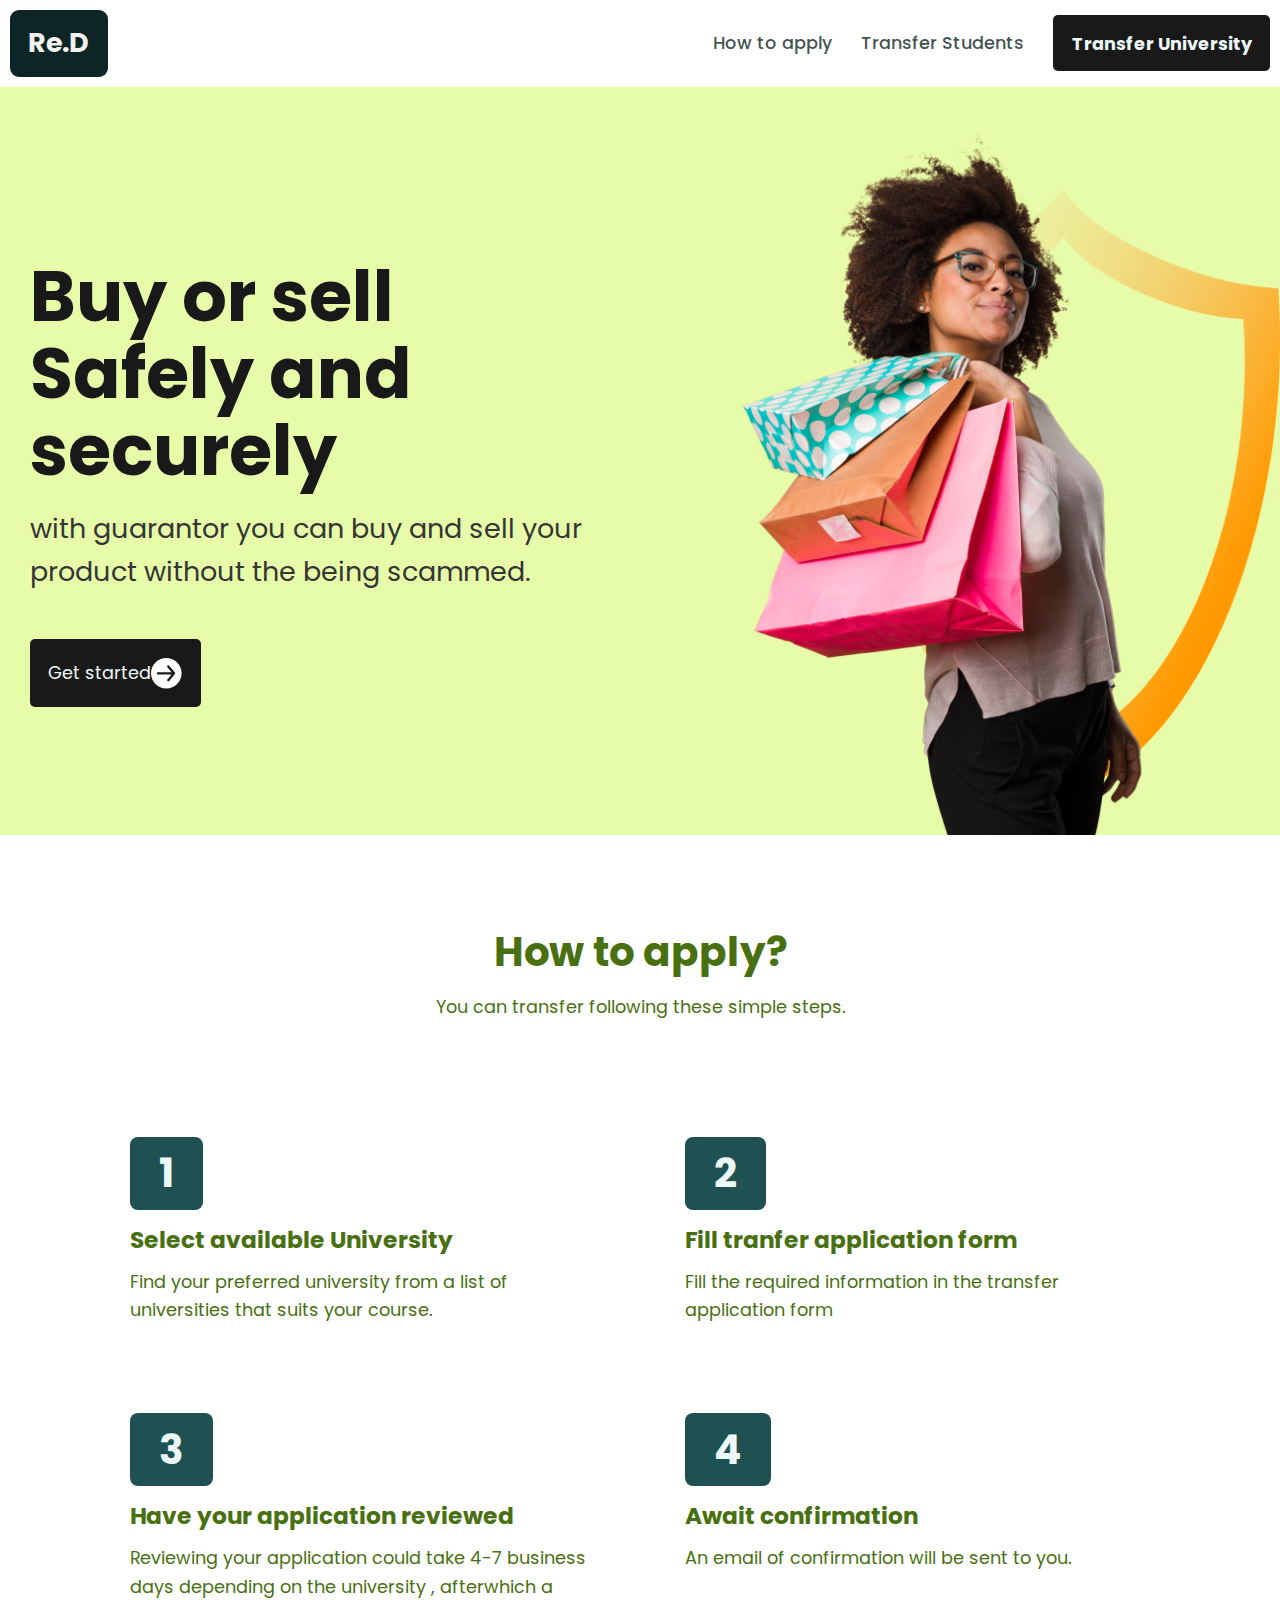
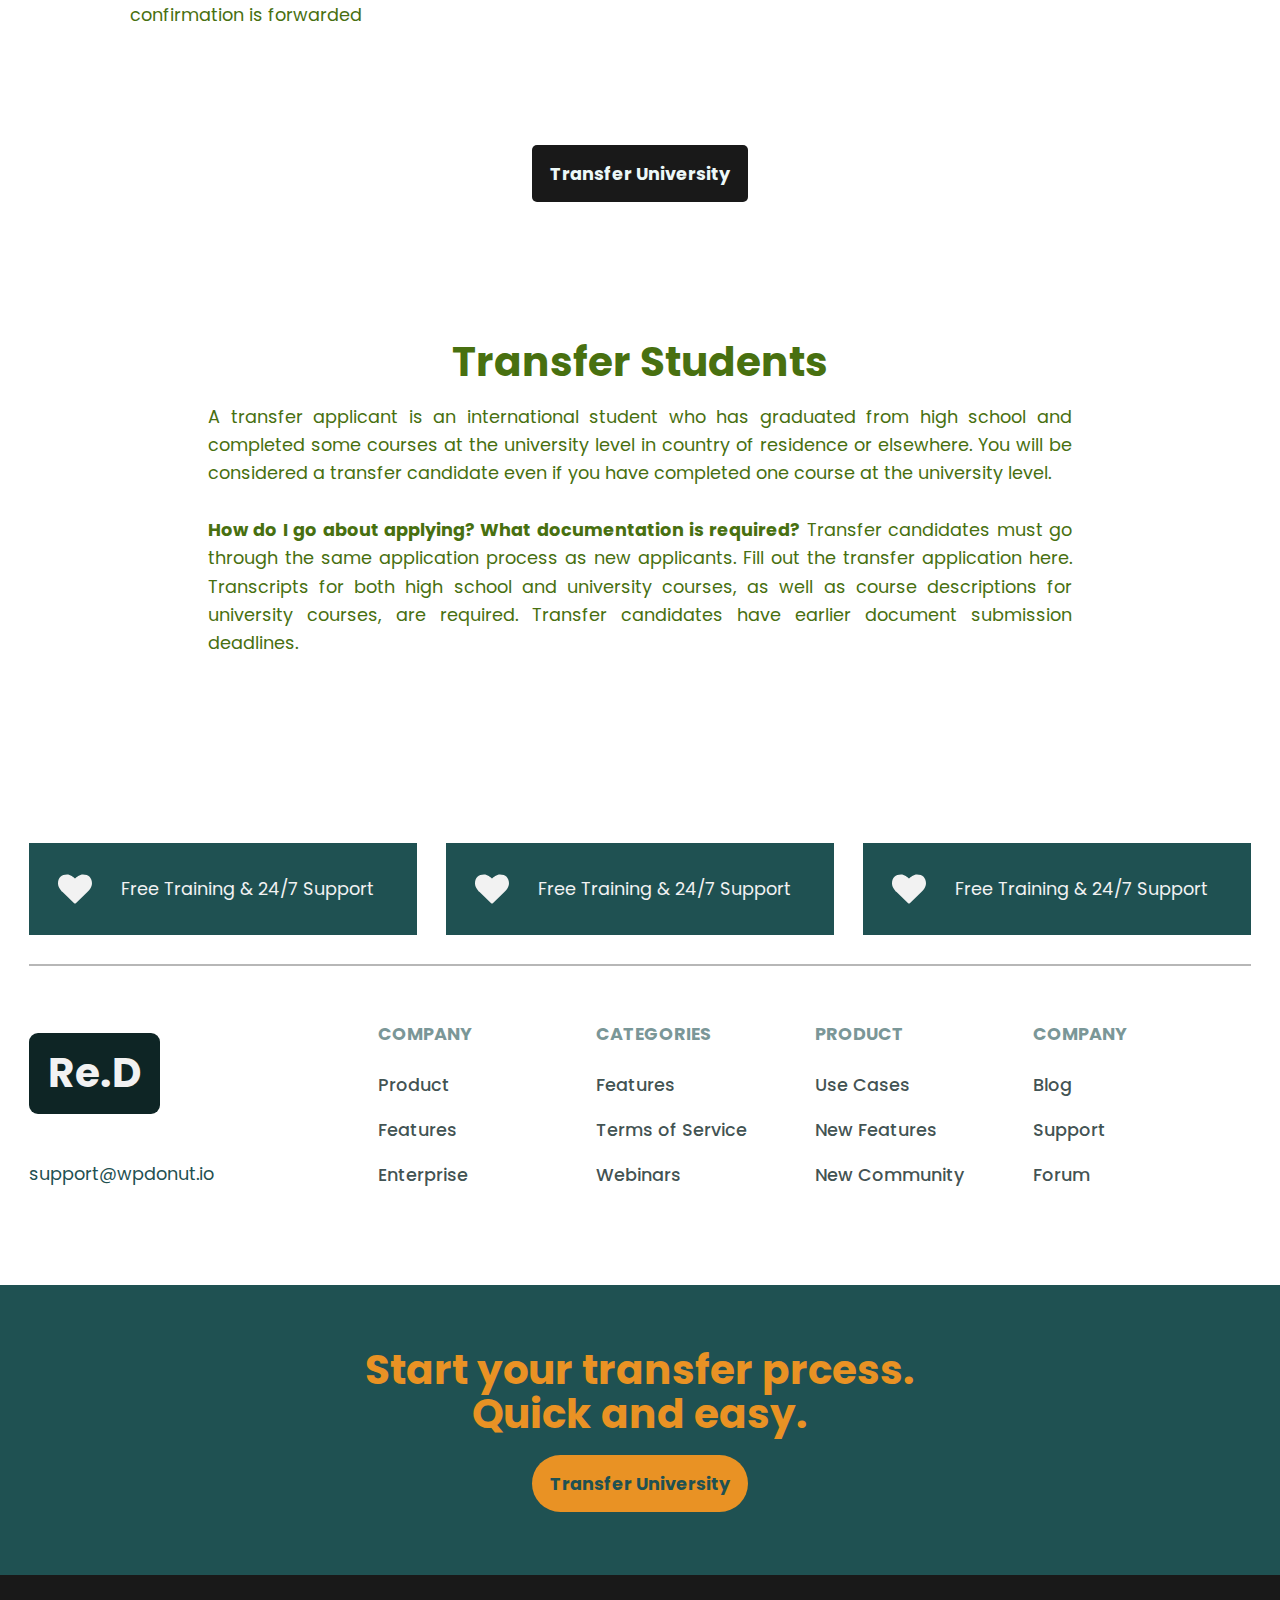
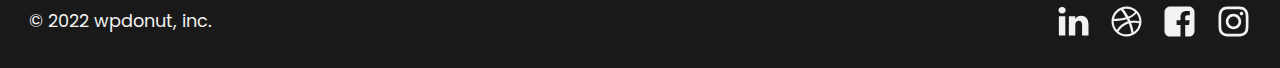
<file: index.html>
<!DOCTYPE html>
<html lang="en-US">
<head>
<meta charset="UTF-8">
<meta name="viewport" content="width=device-width">
<!-- WP_HEAD() START -->
<title>Sample Site - Just another WordPress site</title>
<meta name="robots" content="max-image-preview:large">
<link href="https://fonts.gstatic.com/" crossorigin rel="preconnect">
<link rel="stylesheet" id="wp-block-library-css" href="/wp-includes/css/dist/block-library/style.min.css?ver=6.0.1" type="text/css" media="all">
<style id="global-styles-inline-css" type="text/css">body{--wp--preset--color--black: #000000;--wp--preset--color--cyan-bluish-gray: #abb8c3;--wp--preset--color--white: #ffffff;--wp--preset--color--pale-pink: #f78da7;--wp--preset--color--vivid-red: #cf2e2e;--wp--preset--color--luminous-vivid-orange: #ff6900;--wp--preset--color--luminous-vivid-amber: #fcb900;--wp--preset--color--light-green-cyan: #7bdcb5;--wp--preset--color--vivid-green-cyan: #00d084;--wp--preset--color--pale-cyan-blue: #8ed1fc;--wp--preset--color--vivid-cyan-blue: #0693e3;--wp--preset--color--vivid-purple: #9b51e0;--wp--preset--gradient--vivid-cyan-blue-to-vivid-purple: linear-gradient(135deg,rgba(6,147,227,1) 0%,rgb(155,81,224) 100%);--wp--preset--gradient--light-green-cyan-to-vivid-green-cyan: linear-gradient(135deg,rgb(122,220,180) 0%,rgb(0,208,130) 100%);--wp--preset--gradient--luminous-vivid-amber-to-luminous-vivid-orange: linear-gradient(135deg,rgba(252,185,0,1) 0%,rgba(255,105,0,1) 100%);--wp--preset--gradient--luminous-vivid-orange-to-vivid-red: linear-gradient(135deg,rgba(255,105,0,1) 0%,rgb(207,46,46) 100%);--wp--preset--gradient--very-light-gray-to-cyan-bluish-gray: linear-gradient(135deg,rgb(238,238,238) 0%,rgb(169,184,195) 100%);--wp--preset--gradient--cool-to-warm-spectrum: linear-gradient(135deg,rgb(74,234,220) 0%,rgb(151,120,209) 20%,rgb(207,42,186) 40%,rgb(238,44,130) 60%,rgb(251,105,98) 80%,rgb(254,248,76) 100%);--wp--preset--gradient--blush-light-purple: linear-gradient(135deg,rgb(255,206,236) 0%,rgb(152,150,240) 100%);--wp--preset--gradient--blush-bordeaux: linear-gradient(135deg,rgb(254,205,165) 0%,rgb(254,45,45) 50%,rgb(107,0,62) 100%);--wp--preset--gradient--luminous-dusk: linear-gradient(135deg,rgb(255,203,112) 0%,rgb(199,81,192) 50%,rgb(65,88,208) 100%);--wp--preset--gradient--pale-ocean: linear-gradient(135deg,rgb(255,245,203) 0%,rgb(182,227,212) 50%,rgb(51,167,181) 100%);--wp--preset--gradient--electric-grass: linear-gradient(135deg,rgb(202,248,128) 0%,rgb(113,206,126) 100%);--wp--preset--gradient--midnight: linear-gradient(135deg,rgb(2,3,129) 0%,rgb(40,116,252) 100%);--wp--preset--duotone--dark-grayscale: url('#wp-duotone-dark-grayscale');--wp--preset--duotone--grayscale: url('#wp-duotone-grayscale');--wp--preset--duotone--purple-yellow: url('#wp-duotone-purple-yellow');--wp--preset--duotone--blue-red: url('#wp-duotone-blue-red');--wp--preset--duotone--midnight: url('#wp-duotone-midnight');--wp--preset--duotone--magenta-yellow: url('#wp-duotone-magenta-yellow');--wp--preset--duotone--purple-green: url('#wp-duotone-purple-green');--wp--preset--duotone--blue-orange: url('#wp-duotone-blue-orange');--wp--preset--font-size--small: 13px;--wp--preset--font-size--medium: 20px;--wp--preset--font-size--large: 36px;--wp--preset--font-size--x-large: 42px;}.has-black-color{color: var(--wp--preset--color--black) !important;}.has-cyan-bluish-gray-color{color: var(--wp--preset--color--cyan-bluish-gray) !important;}.has-white-color{color: var(--wp--preset--color--white) !important;}.has-pale-pink-color{color: var(--wp--preset--color--pale-pink) !important;}.has-vivid-red-color{color: var(--wp--preset--color--vivid-red) !important;}.has-luminous-vivid-orange-color{color: var(--wp--preset--color--luminous-vivid-orange) !important;}.has-luminous-vivid-amber-color{color: var(--wp--preset--color--luminous-vivid-amber) !important;}.has-light-green-cyan-color{color: var(--wp--preset--color--light-green-cyan) !important;}.has-vivid-green-cyan-color{color: var(--wp--preset--color--vivid-green-cyan) !important;}.has-pale-cyan-blue-color{color: var(--wp--preset--color--pale-cyan-blue) !important;}.has-vivid-cyan-blue-color{color: var(--wp--preset--color--vivid-cyan-blue) !important;}.has-vivid-purple-color{color: var(--wp--preset--color--vivid-purple) !important;}.has-black-background-color{background-color: var(--wp--preset--color--black) !important;}.has-cyan-bluish-gray-background-color{background-color: var(--wp--preset--color--cyan-bluish-gray) !important;}.has-white-background-color{background-color: var(--wp--preset--color--white) !important;}.has-pale-pink-background-color{background-color: var(--wp--preset--color--pale-pink) !important;}.has-vivid-red-background-color{background-color: var(--wp--preset--color--vivid-red) !important;}.has-luminous-vivid-orange-background-color{background-color: var(--wp--preset--color--luminous-vivid-orange) !important;}.has-luminous-vivid-amber-background-color{background-color: var(--wp--preset--color--luminous-vivid-amber) !important;}.has-light-green-cyan-background-color{background-color: var(--wp--preset--color--light-green-cyan) !important;}.has-vivid-green-cyan-background-color{background-color: var(--wp--preset--color--vivid-green-cyan) !important;}.has-pale-cyan-blue-background-color{background-color: var(--wp--preset--color--pale-cyan-blue) !important;}.has-vivid-cyan-blue-background-color{background-color: var(--wp--preset--color--vivid-cyan-blue) !important;}.has-vivid-purple-background-color{background-color: var(--wp--preset--color--vivid-purple) !important;}.has-black-border-color{border-color: var(--wp--preset--color--black) !important;}.has-cyan-bluish-gray-border-color{border-color: var(--wp--preset--color--cyan-bluish-gray) !important;}.has-white-border-color{border-color: var(--wp--preset--color--white) !important;}.has-pale-pink-border-color{border-color: var(--wp--preset--color--pale-pink) !important;}.has-vivid-red-border-color{border-color: var(--wp--preset--color--vivid-red) !important;}.has-luminous-vivid-orange-border-color{border-color: var(--wp--preset--color--luminous-vivid-orange) !important;}.has-luminous-vivid-amber-border-color{border-color: var(--wp--preset--color--luminous-vivid-amber) !important;}.has-light-green-cyan-border-color{border-color: var(--wp--preset--color--light-green-cyan) !important;}.has-vivid-green-cyan-border-color{border-color: var(--wp--preset--color--vivid-green-cyan) !important;}.has-pale-cyan-blue-border-color{border-color: var(--wp--preset--color--pale-cyan-blue) !important;}.has-vivid-cyan-blue-border-color{border-color: var(--wp--preset--color--vivid-cyan-blue) !important;}.has-vivid-purple-border-color{border-color: var(--wp--preset--color--vivid-purple) !important;}.has-vivid-cyan-blue-to-vivid-purple-gradient-background{background: var(--wp--preset--gradient--vivid-cyan-blue-to-vivid-purple) !important;}.has-light-green-cyan-to-vivid-green-cyan-gradient-background{background: var(--wp--preset--gradient--light-green-cyan-to-vivid-green-cyan) !important;}.has-luminous-vivid-amber-to-luminous-vivid-orange-gradient-background{background: var(--wp--preset--gradient--luminous-vivid-amber-to-luminous-vivid-orange) !important;}.has-luminous-vivid-orange-to-vivid-red-gradient-background{background: var(--wp--preset--gradient--luminous-vivid-orange-to-vivid-red) !important;}.has-very-light-gray-to-cyan-bluish-gray-gradient-background{background: var(--wp--preset--gradient--very-light-gray-to-cyan-bluish-gray) !important;}.has-cool-to-warm-spectrum-gradient-background{background: var(--wp--preset--gradient--cool-to-warm-spectrum) !important;}.has-blush-light-purple-gradient-background{background: var(--wp--preset--gradient--blush-light-purple) !important;}.has-blush-bordeaux-gradient-background{background: var(--wp--preset--gradient--blush-bordeaux) !important;}.has-luminous-dusk-gradient-background{background: var(--wp--preset--gradient--luminous-dusk) !important;}.has-pale-ocean-gradient-background{background: var(--wp--preset--gradient--pale-ocean) !important;}.has-electric-grass-gradient-background{background: var(--wp--preset--gradient--electric-grass) !important;}.has-midnight-gradient-background{background: var(--wp--preset--gradient--midnight) !important;}.has-small-font-size{font-size: var(--wp--preset--font-size--small) !important;}.has-medium-font-size{font-size: var(--wp--preset--font-size--medium) !important;}.has-large-font-size{font-size: var(--wp--preset--font-size--large) !important;}.has-x-large-font-size{font-size: var(--wp--preset--font-size--x-large) !important;}</style>
<link rel="stylesheet" id="automaticcss-framework-css" href="/wp-content/plugins/automaticcss-plugin/assets/css/automatic-framework.min.css?ver=1645568209" type="text/css" media="all">
<link rel="stylesheet" id="automaticcss-vars-css" href="/wp-content/plugins/automaticcss-plugin/assets/css/automatic-vars.css?ver=1648036197" type="text/css" media="all">
<link rel="stylesheet" id="oxygen-css" href="/wp-content/plugins/oxygen/component-framework/oxygen.css?ver=3.9.9" type="text/css" media="all">
<script type="text/javascript" src="/wp-includes/js/jquery/jquery.min.js?ver=3.6.0" id="jquery-core-js"></script>
<link rel="https://api.w.org/" href="/wp-json/">
<link rel="EditURI" type="application/rsd+xml" title="RSD" href="/xmlrpc.php?rsd">
<link rel="wlwmanifest" type="application/wlwmanifest+xml" href="/wp-includes/wlwmanifest.xml"> 
<meta name="generator" content="WordPress 6.0.1">
<style id="script-60e1793d4891d-css" type="text/css">/* BACKGROUND TRANSITIONS */
/* Fade */
.hvr-fade {
  display: inline-block;
  vertical-align: middle;
  -webkit-transform: perspective(1px) translateZ(0);
  transform: perspective(1px) translateZ(0);
  box-shadow: 0 0 1px rgba(0, 0, 0, 0);
  overflow: hidden;
  -webkit-transition-duration: 0.3s;
  transition-duration: 0.3s;
  -webkit-transition-property: color, background-color;
  transition-property: color, background-color;
}
.hvr-fade:hover, .hvr-fade:focus, .hvr-fade:active {
  background-color: #2098D1;
  color: white;
}

/* Back Pulse */
@-webkit-keyframes hvr-back-pulse {
  50% {
    background-color: rgba(32, 152, 209, 0.75);
  }
}
@keyframes hvr-back-pulse {
  50% {
    background-color: rgba(32, 152, 209, 0.75);
  }
}
.hvr-back-pulse {
  display: inline-block;
  vertical-align: middle;
  -webkit-transform: perspective(1px) translateZ(0);
  transform: perspective(1px) translateZ(0);
  box-shadow: 0 0 1px rgba(0, 0, 0, 0);
  overflow: hidden;
  -webkit-transition-duration: 0.5s;
  transition-duration: 0.5s;
  -webkit-transition-property: color, background-color;
  transition-property: color, background-color;
}
.hvr-back-pulse:hover, .hvr-back-pulse:focus, .hvr-back-pulse:active {
  -webkit-animation-name: hvr-back-pulse;
  animation-name: hvr-back-pulse;
  -webkit-animation-duration: 1s;
  animation-duration: 1s;
  -webkit-animation-delay: 0.5s;
  animation-delay: 0.5s;
  -webkit-animation-timing-function: linear;
  animation-timing-function: linear;
  -webkit-animation-iteration-count: infinite;
  animation-iteration-count: infinite;
  background-color: #2098D1;
  background-color: #2098d1;
  color: white;
}

/* Sweep To Right */
.hvr-sweep-to-right {
  display: inline-block;
  vertical-align: middle;
  -webkit-transform: perspective(1px) translateZ(0);
  transform: perspective(1px) translateZ(0);
  box-shadow: 0 0 1px rgba(0, 0, 0, 0);
  position: relative;
  -webkit-transition-property: color;
  transition-property: color;
  -webkit-transition-duration: 0.3s;
  transition-duration: 0.3s;
}
.hvr-sweep-to-right:before {
  content: "";
  position: absolute;
  z-index: -1;
  top: 0;
  left: 0;
  right: 0;
  bottom: 0;
  background: #2098D1;
  -webkit-transform: scaleX(0);
  transform: scaleX(0);
  -webkit-transform-origin: 0 50%;
  transform-origin: 0 50%;
  -webkit-transition-property: transform;
  transition-property: transform;
  -webkit-transition-duration: 0.3s;
  transition-duration: 0.3s;
  -webkit-transition-timing-function: ease-out;
  transition-timing-function: ease-out;
}
.hvr-sweep-to-right:hover, .hvr-sweep-to-right:focus, .hvr-sweep-to-right:active {
  color: white;
}
.hvr-sweep-to-right:hover:before, .hvr-sweep-to-right:focus:before, .hvr-sweep-to-right:active:before {
  -webkit-transform: scaleX(1);
  transform: scaleX(1);
}

/* Sweep To Left */
.hvr-sweep-to-left {
  display: inline-block;
  vertical-align: middle;
  -webkit-transform: perspective(1px) translateZ(0);
  transform: perspective(1px) translateZ(0);
  box-shadow: 0 0 1px rgba(0, 0, 0, 0);
  position: relative;
  -webkit-transition-property: color;
  transition-property: color;
  -webkit-transition-duration: 0.3s;
  transition-duration: 0.3s;
}
.hvr-sweep-to-left:before {
  content: "";
  position: absolute;
  z-index: -1;
  top: 0;
  left: 0;
  right: 0;
  bottom: 0;
  background: #2098D1;
  -webkit-transform: scaleX(0);
  transform: scaleX(0);
  -webkit-transform-origin: 100% 50%;
  transform-origin: 100% 50%;
  -webkit-transition-property: transform;
  transition-property: transform;
  -webkit-transition-duration: 0.3s;
  transition-duration: 0.3s;
  -webkit-transition-timing-function: ease-out;
  transition-timing-function: ease-out;
}
.hvr-sweep-to-left:hover, .hvr-sweep-to-left:focus, .hvr-sweep-to-left:active {
  color: white;
}
.hvr-sweep-to-left:hover:before, .hvr-sweep-to-left:focus:before, .hvr-sweep-to-left:active:before {
  -webkit-transform: scaleX(1);
  transform: scaleX(1);
}

/* Sweep To Bottom */
.hvr-sweep-to-bottom {
  display: inline-block;
  vertical-align: middle;
  -webkit-transform: perspective(1px) translateZ(0);
  transform: perspective(1px) translateZ(0);
  box-shadow: 0 0 1px rgba(0, 0, 0, 0);
  position: relative;
  -webkit-transition-property: color;
  transition-property: color;
  -webkit-transition-duration: 0.3s;
  transition-duration: 0.3s;
}
.hvr-sweep-to-bottom:before {
  content: "";
  position: absolute;
  z-index: -1;
  top: 0;
  left: 0;
  right: 0;
  bottom: 0;
  background: #2098D1;
  -webkit-transform: scaleY(0);
  transform: scaleY(0);
  -webkit-transform-origin: 50% 0;
  transform-origin: 50% 0;
  -webkit-transition-property: transform;
  transition-property: transform;
  -webkit-transition-duration: 0.3s;
  transition-duration: 0.3s;
  -webkit-transition-timing-function: ease-out;
  transition-timing-function: ease-out;
}
.hvr-sweep-to-bottom:hover, .hvr-sweep-to-bottom:focus, .hvr-sweep-to-bottom:active {
  color: white;
}
.hvr-sweep-to-bottom:hover:before, .hvr-sweep-to-bottom:focus:before, .hvr-sweep-to-bottom:active:before {
  -webkit-transform: scaleY(1);
  transform: scaleY(1);
}

/* Sweep To Top */
.hvr-sweep-to-top {
  display: inline-block;
  vertical-align: middle;
  -webkit-transform: perspective(1px) translateZ(0);
  transform: perspective(1px) translateZ(0);
  box-shadow: 0 0 1px rgba(0, 0, 0, 0);
  position: relative;
  -webkit-transition-property: color;
  transition-property: color;
  -webkit-transition-duration: 0.3s;
  transition-duration: 0.3s;
}
.hvr-sweep-to-top:before {
  content: "";
  position: absolute;
  z-index: -1;
  top: 0;
  left: 0;
  right: 0;
  bottom: 0;
  background: #2098D1;
  -webkit-transform: scaleY(0);
  transform: scaleY(0);
  -webkit-transform-origin: 50% 100%;
  transform-origin: 50% 100%;
  -webkit-transition-property: transform;
  transition-property: transform;
  -webkit-transition-duration: 0.3s;
  transition-duration: 0.3s;
  -webkit-transition-timing-function: ease-out;
  transition-timing-function: ease-out;
}
.hvr-sweep-to-top:hover, .hvr-sweep-to-top:focus, .hvr-sweep-to-top:active {
  color: white;
}
.hvr-sweep-to-top:hover:before, .hvr-sweep-to-top:focus:before, .hvr-sweep-to-top:active:before {
  -webkit-transform: scaleY(1);
  transform: scaleY(1);
}

/* Bounce To Right */
.hvr-bounce-to-right {
  display: inline-block;
  vertical-align: middle;
  -webkit-transform: perspective(1px) translateZ(0);
  transform: perspective(1px) translateZ(0);
  box-shadow: 0 0 1px rgba(0, 0, 0, 0);
  position: relative;
  -webkit-transition-property: color;
  transition-property: color;
  -webkit-transition-duration: 0.5s;
  transition-duration: 0.5s;
}
.hvr-bounce-to-right:before {
  content: "";
  position: absolute;
  z-index: -1;
  top: 0;
  left: 0;
  right: 0;
  bottom: 0;
  background: #2098D1;
  -webkit-transform: scaleX(0);
  transform: scaleX(0);
  -webkit-transform-origin: 0 50%;
  transform-origin: 0 50%;
  -webkit-transition-property: transform;
  transition-property: transform;
  -webkit-transition-duration: 0.5s;
  transition-duration: 0.5s;
  -webkit-transition-timing-function: ease-out;
  transition-timing-function: ease-out;
}
.hvr-bounce-to-right:hover, .hvr-bounce-to-right:focus, .hvr-bounce-to-right:active {
  color: white;
}
.hvr-bounce-to-right:hover:before, .hvr-bounce-to-right:focus:before, .hvr-bounce-to-right:active:before {
  -webkit-transform: scaleX(1);
  transform: scaleX(1);
  -webkit-transition-timing-function: cubic-bezier(0.52, 1.64, 0.37, 0.66);
  transition-timing-function: cubic-bezier(0.52, 1.64, 0.37, 0.66);
}

/* Bounce To Left */
.hvr-bounce-to-left {
  display: inline-block;
  vertical-align: middle;
  -webkit-transform: perspective(1px) translateZ(0);
  transform: perspective(1px) translateZ(0);
  box-shadow: 0 0 1px rgba(0, 0, 0, 0);
  position: relative;
  -webkit-transition-property: color;
  transition-property: color;
  -webkit-transition-duration: 0.5s;
  transition-duration: 0.5s;
}
.hvr-bounce-to-left:before {
  content: "";
  position: absolute;
  z-index: -1;
  top: 0;
  left: 0;
  right: 0;
  bottom: 0;
  background: #2098D1;
  -webkit-transform: scaleX(0);
  transform: scaleX(0);
  -webkit-transform-origin: 100% 50%;
  transform-origin: 100% 50%;
  -webkit-transition-property: transform;
  transition-property: transform;
  -webkit-transition-duration: 0.5s;
  transition-duration: 0.5s;
  -webkit-transition-timing-function: ease-out;
  transition-timing-function: ease-out;
}
.hvr-bounce-to-left:hover, .hvr-bounce-to-left:focus, .hvr-bounce-to-left:active {
  color: white;
}
.hvr-bounce-to-left:hover:before, .hvr-bounce-to-left:focus:before, .hvr-bounce-to-left:active:before {
  -webkit-transform: scaleX(1);
  transform: scaleX(1);
  -webkit-transition-timing-function: cubic-bezier(0.52, 1.64, 0.37, 0.66);
  transition-timing-function: cubic-bezier(0.52, 1.64, 0.37, 0.66);
}

/* Bounce To Bottom */
.hvr-bounce-to-bottom {
  display: inline-block;
  vertical-align: middle;
  -webkit-transform: perspective(1px) translateZ(0);
  transform: perspective(1px) translateZ(0);
  box-shadow: 0 0 1px rgba(0, 0, 0, 0);
  position: relative;
  -webkit-transition-property: color;
  transition-property: color;
  -webkit-transition-duration: 0.5s;
  transition-duration: 0.5s;
}
.hvr-bounce-to-bottom:before {
  content: "";
  position: absolute;
  z-index: -1;
  top: 0;
  left: 0;
  right: 0;
  bottom: 0;
  background: #2098D1;
  -webkit-transform: scaleY(0);
  transform: scaleY(0);
  -webkit-transform-origin: 50% 0;
  transform-origin: 50% 0;
  -webkit-transition-property: transform;
  transition-property: transform;
  -webkit-transition-duration: 0.5s;
  transition-duration: 0.5s;
  -webkit-transition-timing-function: ease-out;
  transition-timing-function: ease-out;
}
.hvr-bounce-to-bottom:hover, .hvr-bounce-to-bottom:focus, .hvr-bounce-to-bottom:active {
  color: white;
}
.hvr-bounce-to-bottom:hover:before, .hvr-bounce-to-bottom:focus:before, .hvr-bounce-to-bottom:active:before {
  -webkit-transform: scaleY(1);
  transform: scaleY(1);
  -webkit-transition-timing-function: cubic-bezier(0.52, 1.64, 0.37, 0.66);
  transition-timing-function: cubic-bezier(0.52, 1.64, 0.37, 0.66);
}

/* Bounce To Top */
.hvr-bounce-to-top {
  display: inline-block;
  vertical-align: middle;
  -webkit-transform: perspective(1px) translateZ(0);
  transform: perspective(1px) translateZ(0);
  box-shadow: 0 0 1px rgba(0, 0, 0, 0);
  position: relative;
  -webkit-transition-property: color;
  transition-property: color;
  -webkit-transition-duration: 0.5s;
  transition-duration: 0.5s;
}
.hvr-bounce-to-top:before {
  content: "";
  position: absolute;
  z-index: -1;
  top: 0;
  left: 0;
  right: 0;
  bottom: 0;
  background: #2098D1;
  -webkit-transform: scaleY(0);
  transform: scaleY(0);
  -webkit-transform-origin: 50% 100%;
  transform-origin: 50% 100%;
  -webkit-transition-property: transform;
  transition-property: transform;
  -webkit-transition-duration: 0.5s;
  transition-duration: 0.5s;
  -webkit-transition-timing-function: ease-out;
  transition-timing-function: ease-out;
}
.hvr-bounce-to-top:hover, .hvr-bounce-to-top:focus, .hvr-bounce-to-top:active {
  color: white;
}
.hvr-bounce-to-top:hover:before, .hvr-bounce-to-top:focus:before, .hvr-bounce-to-top:active:before {
  -webkit-transform: scaleY(1);
  transform: scaleY(1);
  -webkit-transition-timing-function: cubic-bezier(0.52, 1.64, 0.37, 0.66);
  transition-timing-function: cubic-bezier(0.52, 1.64, 0.37, 0.66);
}

/* Radial Out */
.hvr-radial-out {
  display: inline-block;
  vertical-align: middle;
  -webkit-transform: perspective(1px) translateZ(0);
  transform: perspective(1px) translateZ(0);
  box-shadow: 0 0 1px rgba(0, 0, 0, 0);
  position: relative;
  overflow: hidden;
  background: #e1e1e1;
  -webkit-transition-property: color;
  transition-property: color;
  -webkit-transition-duration: 0.3s;
  transition-duration: 0.3s;
}
.hvr-radial-out:before {
  content: "";
  position: absolute;
  z-index: -1;
  top: 0;
  left: 0;
  right: 0;
  bottom: 0;
  background: #2098D1;
  border-radius: 100%;
  -webkit-transform: scale(0);
  transform: scale(0);
  -webkit-transition-property: transform;
  transition-property: transform;
  -webkit-transition-duration: 0.3s;
  transition-duration: 0.3s;
  -webkit-transition-timing-function: ease-out;
  transition-timing-function: ease-out;
}
.hvr-radial-out:hover, .hvr-radial-out:focus, .hvr-radial-out:active {
  color: white;
}
.hvr-radial-out:hover:before, .hvr-radial-out:focus:before, .hvr-radial-out:active:before {
  -webkit-transform: scale(2);
  transform: scale(2);
}

/* Radial In */
.hvr-radial-in {
  display: inline-block;
  vertical-align: middle;
  -webkit-transform: perspective(1px) translateZ(0);
  transform: perspective(1px) translateZ(0);
  box-shadow: 0 0 1px rgba(0, 0, 0, 0);
  position: relative;
  overflow: hidden;
  background: #2098D1;
  -webkit-transition-property: color;
  transition-property: color;
  -webkit-transition-duration: 0.3s;
  transition-duration: 0.3s;
}
.hvr-radial-in:before {
  content: "";
  position: absolute;
  z-index: -1;
  top: 0;
  left: 0;
  right: 0;
  bottom: 0;
  background: #e1e1e1;
  border-radius: 100%;
  -webkit-transform: scale(2);
  transform: scale(2);
  -webkit-transition-property: transform;
  transition-property: transform;
  -webkit-transition-duration: 0.3s;
  transition-duration: 0.3s;
  -webkit-transition-timing-function: ease-out;
  transition-timing-function: ease-out;
}
.hvr-radial-in:hover, .hvr-radial-in:focus, .hvr-radial-in:active {
  color: white;
}
.hvr-radial-in:hover:before, .hvr-radial-in:focus:before, .hvr-radial-in:active:before {
  -webkit-transform: scale(0);
  transform: scale(0);
}

/* Rectangle In */
.hvr-rectangle-in {
  display: inline-block;
  vertical-align: middle;
  -webkit-transform: perspective(1px) translateZ(0);
  transform: perspective(1px) translateZ(0);
  box-shadow: 0 0 1px rgba(0, 0, 0, 0);
  position: relative;
  background: #2098D1;
  -webkit-transition-property: color;
  transition-property: color;
  -webkit-transition-duration: 0.3s;
  transition-duration: 0.3s;
}
.hvr-rectangle-in:before {
  content: "";
  position: absolute;
  z-index: -1;
  top: 0;
  left: 0;
  right: 0;
  bottom: 0;
  background: #e1e1e1;
  -webkit-transform: scale(1);
  transform: scale(1);
  -webkit-transition-property: transform;
  transition-property: transform;
  -webkit-transition-duration: 0.3s;
  transition-duration: 0.3s;
  -webkit-transition-timing-function: ease-out;
  transition-timing-function: ease-out;
}
.hvr-rectangle-in:hover, .hvr-rectangle-in:focus, .hvr-rectangle-in:active {
  color: white;
}
.hvr-rectangle-in:hover:before, .hvr-rectangle-in:focus:before, .hvr-rectangle-in:active:before {
  -webkit-transform: scale(0);
  transform: scale(0);
}

/* Rectangle Out */
.hvr-rectangle-out {
  display: inline-block;
  vertical-align: middle;
  -webkit-transform: perspective(1px) translateZ(0);
  transform: perspective(1px) translateZ(0);
  box-shadow: 0 0 1px rgba(0, 0, 0, 0);
  position: relative;
  background: #e1e1e1;
  -webkit-transition-property: color;
  transition-property: color;
  -webkit-transition-duration: 0.3s;
  transition-duration: 0.3s;
}
.hvr-rectangle-out:before {
  content: "";
  position: absolute;
  z-index: -1;
  top: 0;
  left: 0;
  right: 0;
  bottom: 0;
  background: #2098D1;
  -webkit-transform: scale(0);
  transform: scale(0);
  -webkit-transition-property: transform;
  transition-property: transform;
  -webkit-transition-duration: 0.3s;
  transition-duration: 0.3s;
  -webkit-transition-timing-function: ease-out;
  transition-timing-function: ease-out;
}
.hvr-rectangle-out:hover, .hvr-rectangle-out:focus, .hvr-rectangle-out:active {
  color: white;
}
.hvr-rectangle-out:hover:before, .hvr-rectangle-out:focus:before, .hvr-rectangle-out:active:before {
  -webkit-transform: scale(1);
  transform: scale(1);
}

/* Shutter In Horizontal */
.hvr-shutter-in-horizontal {
  display: inline-block;
  vertical-align: middle;
  -webkit-transform: perspective(1px) translateZ(0);
  transform: perspective(1px) translateZ(0);
  box-shadow: 0 0 1px rgba(0, 0, 0, 0);
  position: relative;
  background: #2098D1;
  -webkit-transition-property: color;
  transition-property: color;
  -webkit-transition-duration: 0.3s;
  transition-duration: 0.3s;
}
.hvr-shutter-in-horizontal:before {
  content: "";
  position: absolute;
  z-index: -1;
  top: 0;
  bottom: 0;
  left: 0;
  right: 0;
  background: #e1e1e1;
  -webkit-transform: scaleX(1);
  transform: scaleX(1);
  -webkit-transform-origin: 50%;
  transform-origin: 50%;
  -webkit-transition-property: transform;
  transition-property: transform;
  -webkit-transition-duration: 0.3s;
  transition-duration: 0.3s;
  -webkit-transition-timing-function: ease-out;
  transition-timing-function: ease-out;
}
.hvr-shutter-in-horizontal:hover, .hvr-shutter-in-horizontal:focus, .hvr-shutter-in-horizontal:active {
  color: white;
}
.hvr-shutter-in-horizontal:hover:before, .hvr-shutter-in-horizontal:focus:before, .hvr-shutter-in-horizontal:active:before {
  -webkit-transform: scaleX(0);
  transform: scaleX(0);
}

/* Shutter Out Horizontal */
.hvr-shutter-out-horizontal {
  display: inline-block;
  vertical-align: middle;
  -webkit-transform: perspective(1px) translateZ(0);
  transform: perspective(1px) translateZ(0);
  box-shadow: 0 0 1px rgba(0, 0, 0, 0);
  position: relative;
  background: #e1e1e1;
  -webkit-transition-property: color;
  transition-property: color;
  -webkit-transition-duration: 0.3s;
  transition-duration: 0.3s;
}
.hvr-shutter-out-horizontal:before {
  content: "";
  position: absolute;
  z-index: -1;
  top: 0;
  bottom: 0;
  left: 0;
  right: 0;
  background: #2098D1;
  -webkit-transform: scaleX(0);
  transform: scaleX(0);
  -webkit-transform-origin: 50%;
  transform-origin: 50%;
  -webkit-transition-property: transform;
  transition-property: transform;
  -webkit-transition-duration: 0.3s;
  transition-duration: 0.3s;
  -webkit-transition-timing-function: ease-out;
  transition-timing-function: ease-out;
}
.hvr-shutter-out-horizontal:hover, .hvr-shutter-out-horizontal:focus, .hvr-shutter-out-horizontal:active {
  color: white;
}
.hvr-shutter-out-horizontal:hover:before, .hvr-shutter-out-horizontal:focus:before, .hvr-shutter-out-horizontal:active:before {
  -webkit-transform: scaleX(1);
  transform: scaleX(1);
}

/* Shutter In Vertical */
.hvr-shutter-in-vertical {
  display: inline-block;
  vertical-align: middle;
  -webkit-transform: perspective(1px) translateZ(0);
  transform: perspective(1px) translateZ(0);
  box-shadow: 0 0 1px rgba(0, 0, 0, 0);
  position: relative;
  background: #2098D1;
  -webkit-transition-property: color;
  transition-property: color;
  -webkit-transition-duration: 0.3s;
  transition-duration: 0.3s;
}
.hvr-shutter-in-vertical:before {
  content: "";
  position: absolute;
  z-index: -1;
  top: 0;
  bottom: 0;
  left: 0;
  right: 0;
  background: #e1e1e1;
  -webkit-transform: scaleY(1);
  transform: scaleY(1);
  -webkit-transform-origin: 50%;
  transform-origin: 50%;
  -webkit-transition-property: transform;
  transition-property: transform;
  -webkit-transition-duration: 0.3s;
  transition-duration: 0.3s;
  -webkit-transition-timing-function: ease-out;
  transition-timing-function: ease-out;
}
.hvr-shutter-in-vertical:hover, .hvr-shutter-in-vertical:focus, .hvr-shutter-in-vertical:active {
  color: white;
}
.hvr-shutter-in-vertical:hover:before, .hvr-shutter-in-vertical:focus:before, .hvr-shutter-in-vertical:active:before {
  -webkit-transform: scaleY(0);
  transform: scaleY(0);
}

/* Shutter Out Vertical */
.hvr-shutter-out-vertical {
  display: inline-block;
  vertical-align: middle;
  -webkit-transform: perspective(1px) translateZ(0);
  transform: perspective(1px) translateZ(0);
  box-shadow: 0 0 1px rgba(0, 0, 0, 0);
  position: relative;
  background: #e1e1e1;
  -webkit-transition-property: color;
  transition-property: color;
  -webkit-transition-duration: 0.3s;
  transition-duration: 0.3s;
}
.hvr-shutter-out-vertical:before {
  content: "";
  position: absolute;
  z-index: -1;
  top: 0;
  bottom: 0;
  left: 0;
  right: 0;
  background: #2098D1;
  -webkit-transform: scaleY(0);
  transform: scaleY(0);
  -webkit-transform-origin: 50%;
  transform-origin: 50%;
  -webkit-transition-property: transform;
  transition-property: transform;
  -webkit-transition-duration: 0.3s;
  transition-duration: 0.3s;
  -webkit-transition-timing-function: ease-out;
  transition-timing-function: ease-out;
}
.hvr-shutter-out-vertical:hover, .hvr-shutter-out-vertical:focus, .hvr-shutter-out-vertical:active {
  color: white;
}
.hvr-shutter-out-vertical:hover:before, .hvr-shutter-out-vertical:focus:before, .hvr-shutter-out-vertical:active:before {
  -webkit-transform: scaleY(1);
  transform: scaleY(1);
}

/* BORDER TRANSITIONS */
/* Border Fade */
.hvr-border-fade {
  display: inline-block;
  vertical-align: middle;
  -webkit-transform: perspective(1px) translateZ(0);
  transform: perspective(1px) translateZ(0);
  box-shadow: 0 0 1px rgba(0, 0, 0, 0);
  -webkit-transition-duration: 0.3s;
  transition-duration: 0.3s;
  -webkit-transition-property: box-shadow;
  transition-property: box-shadow;
  box-shadow: inset 0 0 0 4px #e1e1e1, 0 0 1px rgba(0, 0, 0, 0);
  /* Hack to improve aliasing on mobile/tablet devices */
}
.hvr-border-fade:hover, .hvr-border-fade:focus, .hvr-border-fade:active {
  box-shadow: inset 0 0 0 4px #2098D1, 0 0 1px rgba(0, 0, 0, 0);
  /* Hack to improve aliasing on mobile/tablet devices */
}

/* Hollow */
.hvr-hollow {
  display: inline-block;
  vertical-align: middle;
  -webkit-transform: perspective(1px) translateZ(0);
  transform: perspective(1px) translateZ(0);
  box-shadow: 0 0 1px rgba(0, 0, 0, 0);
  -webkit-transition-duration: 0.3s;
  transition-duration: 0.3s;
  -webkit-transition-property: background;
  transition-property: background;
  box-shadow: inset 0 0 0 4px #e1e1e1, 0 0 1px rgba(0, 0, 0, 0);
  /* Hack to improve aliasing on mobile/tablet devices */
}
.hvr-hollow:hover, .hvr-hollow:focus, .hvr-hollow:active {
  background: none;
}

/* Trim */
.hvr-trim {
  display: inline-block;
  vertical-align: middle;
  -webkit-transform: perspective(1px) translateZ(0);
  transform: perspective(1px) translateZ(0);
  box-shadow: 0 0 1px rgba(0, 0, 0, 0);
  position: relative;
}
.hvr-trim:before {
  content: '';
  position: absolute;
  border: white solid 4px;
  top: 4px;
  left: 4px;
  right: 4px;
  bottom: 4px;
  opacity: 0;
  -webkit-transition-duration: 0.3s;
  transition-duration: 0.3s;
  -webkit-transition-property: opacity;
  transition-property: opacity;
}
.hvr-trim:hover:before, .hvr-trim:focus:before, .hvr-trim:active:before {
  opacity: 1;
}

/* Ripple Out */
@-webkit-keyframes hvr-ripple-out {
  100% {
    top: -12px;
    right: -12px;
    bottom: -12px;
    left: -12px;
    opacity: 0;
  }
}
@keyframes hvr-ripple-out {
  100% {
    top: -12px;
    right: -12px;
    bottom: -12px;
    left: -12px;
    opacity: 0;
  }
}
.hvr-ripple-out {
  display: inline-block;
  vertical-align: middle;
  -webkit-transform: perspective(1px) translateZ(0);
  transform: perspective(1px) translateZ(0);
  box-shadow: 0 0 1px rgba(0, 0, 0, 0);
  position: relative;
}
.hvr-ripple-out:before {
  content: '';
  position: absolute;
  border: #e1e1e1 solid 6px;
  top: 0;
  right: 0;
  bottom: 0;
  left: 0;
  -webkit-animation-duration: 1s;
  animation-duration: 1s;
}
.hvr-ripple-out:hover:before, .hvr-ripple-out:focus:before, .hvr-ripple-out:active:before {
  -webkit-animation-name: hvr-ripple-out;
  animation-name: hvr-ripple-out;
}

/* Ripple In */
@-webkit-keyframes hvr-ripple-in {
  100% {
    top: 0;
    right: 0;
    bottom: 0;
    left: 0;
    opacity: 1;
  }
}
@keyframes hvr-ripple-in {
  100% {
    top: 0;
    right: 0;
    bottom: 0;
    left: 0;
    opacity: 1;
  }
}
.hvr-ripple-in {
  display: inline-block;
  vertical-align: middle;
  -webkit-transform: perspective(1px) translateZ(0);
  transform: perspective(1px) translateZ(0);
  box-shadow: 0 0 1px rgba(0, 0, 0, 0);
  position: relative;
}
.hvr-ripple-in:before {
  content: '';
  position: absolute;
  border: #e1e1e1 solid 4px;
  top: -12px;
  right: -12px;
  bottom: -12px;
  left: -12px;
  opacity: 0;
  -webkit-animation-duration: 1s;
  animation-duration: 1s;
}
.hvr-ripple-in:hover:before, .hvr-ripple-in:focus:before, .hvr-ripple-in:active:before {
  -webkit-animation-name: hvr-ripple-in;
  animation-name: hvr-ripple-in;
}

/* Outline Out */
.hvr-outline-out {
  display: inline-block;
  vertical-align: middle;
  -webkit-transform: perspective(1px) translateZ(0);
  transform: perspective(1px) translateZ(0);
  box-shadow: 0 0 1px rgba(0, 0, 0, 0);
  position: relative;
}
.hvr-outline-out:before {
  content: '';
  position: absolute;
  border: #e1e1e1 solid 4px;
  top: 0;
  right: 0;
  bottom: 0;
  left: 0;
  -webkit-transition-duration: 0.3s;
  transition-duration: 0.3s;
  -webkit-transition-property: top, right, bottom, left;
  transition-property: top, right, bottom, left;
}
.hvr-outline-out:hover:before, .hvr-outline-out:focus:before, .hvr-outline-out:active:before {
  top: -8px;
  right: -8px;
  bottom: -8px;
  left: -8px;
}

/* Outline In */
.hvr-outline-in {
  display: inline-block;
  vertical-align: middle;
  -webkit-transform: perspective(1px) translateZ(0);
  transform: perspective(1px) translateZ(0);
  box-shadow: 0 0 1px rgba(0, 0, 0, 0);
  position: relative;
}
.hvr-outline-in:before {
  pointer-events: none;
  content: '';
  position: absolute;
  border: #e1e1e1 solid 4px;
  top: -16px;
  right: -16px;
  bottom: -16px;
  left: -16px;
  opacity: 0;
  -webkit-transition-duration: 0.3s;
  transition-duration: 0.3s;
  -webkit-transition-property: top, right, bottom, left;
  transition-property: top, right, bottom, left;
}
.hvr-outline-in:hover:before, .hvr-outline-in:focus:before, .hvr-outline-in:active:before {
  top: -8px;
  right: -8px;
  bottom: -8px;
  left: -8px;
  opacity: 1;
}

/* Round Corners */
.hvr-round-corners {
  display: inline-block;
  vertical-align: middle;
  -webkit-transform: perspective(1px) translateZ(0);
  transform: perspective(1px) translateZ(0);
  box-shadow: 0 0 1px rgba(0, 0, 0, 0);
  -webkit-transition-duration: 0.3s;
  transition-duration: 0.3s;
  -webkit-transition-property: border-radius;
  transition-property: border-radius;
}
.hvr-round-corners:hover, .hvr-round-corners:focus, .hvr-round-corners:active {
  border-radius: 1em;
}

/* Underline From Left */
.hvr-underline-from-left {
  display: inline-block;
  vertical-align: middle;
  -webkit-transform: perspective(1px) translateZ(0);
  transform: perspective(1px) translateZ(0);
  box-shadow: 0 0 1px rgba(0, 0, 0, 0);
  position: relative;
  overflow: hidden;
}
.hvr-underline-from-left:before {
  content: "";
  position: absolute;
  z-index: -1;
  left: 0;
  right: 100%;
  bottom: 0;
  -webkit-transition-property: right;
  transition-property: right;
  -webkit-transition-duration: 0.3s;
  transition-duration: 0.3s;
  -webkit-transition-timing-function: ease-out;
  transition-timing-function: ease-out;
}
.hvr-underline-from-left:hover:before, .hvr-underline-from-left:focus:before, .hvr-underline-from-left:active:before {
  right: 0;
}

/* Underline From Center */
.hvr-underline-from-center {
  display: inline-block;
  vertical-align: middle;
  -webkit-transform: perspective(1px) translateZ(0);
  transform: perspective(1px) translateZ(0);
  box-shadow: 0 0 1px rgba(0, 0, 0, 0);
  position: relative;
  overflow: hidden;
}
.hvr-underline-from-center:before {
  content: "";
  position: absolute;
  z-index: -1;
  left: 51%;
  right: 51%;
  bottom: 0;
  
  -webkit-transition-property: left, right;
  transition-property: left, right;
  -webkit-transition-duration: 0.3s;
  transition-duration: 0.3s;
  -webkit-transition-timing-function: ease-out;
  transition-timing-function: ease-out;
}
.hvr-underline-from-center:hover:before, .hvr-underline-from-center:focus:before, .hvr-underline-from-center:active:before {
  left: 0;
  right: 0;
}

/* Underline From Right */
.hvr-underline-from-right {
  display: inline-block;
  vertical-align: middle;
  -webkit-transform: perspective(1px) translateZ(0);
  transform: perspective(1px) translateZ(0);
  box-shadow: 0 0 1px rgba(0, 0, 0, 0);
  position: relative;
  overflow: hidden;
}
.hvr-underline-from-right:before {
  content: "";
  position: absolute;
  z-index: -1;
  left: 100%;
  right: 0;
  bottom: 0;
  
  
  -webkit-transition-property: left;
  transition-property: left;
  -webkit-transition-duration: 0.3s;
  transition-duration: 0.3s;
  -webkit-transition-timing-function: ease-out;
  transition-timing-function: ease-out;
}
.hvr-underline-from-right:hover:before, .hvr-underline-from-right:focus:before, .hvr-underline-from-right:active:before {
  left: 0;
}

/* Overline From Left */
.hvr-overline-from-left {
  display: inline-block;
  vertical-align: middle;
  -webkit-transform: perspective(1px) translateZ(0);
  transform: perspective(1px) translateZ(0);
  box-shadow: 0 0 1px rgba(0, 0, 0, 0);
  position: relative;
  overflow: hidden;
}
.hvr-overline-from-left:before {
  content: "";
  position: absolute;
  z-index: -1;
  left: 0;
  right: 100%;
  top: 0;
  
  
  -webkit-transition-property: right;
  transition-property: right;
  -webkit-transition-duration: 0.3s;
  transition-duration: 0.3s;
  -webkit-transition-timing-function: ease-out;
  transition-timing-function: ease-out;
}
.hvr-overline-from-left:hover:before, .hvr-overline-from-left:focus:before, .hvr-overline-from-left:active:before {
  right: 0;
}

/* Overline From Center */
.hvr-overline-from-center {
  display: inline-block;
  vertical-align: middle;
  -webkit-transform: perspective(1px) translateZ(0);
  transform: perspective(1px) translateZ(0);
  box-shadow: 0 0 1px rgba(0, 0, 0, 0);
  position: relative;
  overflow: hidden;
}
.hvr-overline-from-center:before {
  content: "";
  position: absolute;
  z-index: -1;
  left: 51%;
  right: 51%;
  top: 0;
  
  
  -webkit-transition-property: left, right;
  transition-property: left, right;
  -webkit-transition-duration: 0.3s;
  transition-duration: 0.3s;
  -webkit-transition-timing-function: ease-out;
  transition-timing-function: ease-out;
}
.hvr-overline-from-center:hover:before, .hvr-overline-from-center:focus:before, .hvr-overline-from-center:active:before {
  left: 0;
  right: 0;
}

/* Overline From Right */
.hvr-overline-from-right {
  display: inline-block;
  vertical-align: middle;
  -webkit-transform: perspective(1px) translateZ(0);
  transform: perspective(1px) translateZ(0);
  box-shadow: 0 0 1px rgba(0, 0, 0, 0);
  position: relative;
  overflow: hidden;
}
.hvr-overline-from-right:before {
  content: "";
  position: absolute;
  z-index: -1;
  left: 100%;
  right: 0;
  top: 0;
  
  
  -webkit-transition-property: left;
  transition-property: left;
  -webkit-transition-duration: 0.3s;
  transition-duration: 0.3s;
  -webkit-transition-timing-function: ease-out;
  transition-timing-function: ease-out;
}
.hvr-overline-from-right:hover:before, .hvr-overline-from-right:focus:before, .hvr-overline-from-right:active:before {
  left: 0;
}

/* Reveal */
.hvr-reveal {
  display: inline-block;
  vertical-align: middle;
  -webkit-transform: perspective(1px) translateZ(0);
  transform: perspective(1px) translateZ(0);
  box-shadow: 0 0 1px rgba(0, 0, 0, 0);
  position: relative;
  overflow: hidden;
}
.hvr-reveal:before {
  content: "";
  position: absolute;
  z-index: -1;
  left: 0;
  right: 0;
  top: 0;
  bottom: 0;
  border-color: #2098D1;
  border-style: solid;
  border-width: 0;
  -webkit-transition-property: border-width;
  transition-property: border-width;
  -webkit-transition-duration: 0.1s;
  transition-duration: 0.1s;
  -webkit-transition-timing-function: ease-out;
  transition-timing-function: ease-out;
}
.hvr-reveal:hover:before, .hvr-reveal:focus:before, .hvr-reveal:active:before {
  -webkit-transform: translateY(0);
  transform: translateY(0);
  border-width: 4px;
}

/* Underline Reveal */
.hvr-underline-reveal {
  display: inline-block;
  vertical-align: middle;
  -webkit-transform: perspective(1px) translateZ(0);
  transform: perspective(1px) translateZ(0);
  box-shadow: 0 0 1px rgba(0, 0, 0, 0);
  position: relative;
  overflow: hidden;
}
.hvr-underline-reveal:before {
  content: "";
  position: absolute;
  z-index: -1;
  left: 0;
  right: 0;
  bottom: 0;
  
  
  -webkit-transform: translateY(4px);
  transform: translateY(4px);
  -webkit-transition-property: transform;
  transition-property: transform;
  -webkit-transition-duration: 0.3s;
  transition-duration: 0.3s;
  -webkit-transition-timing-function: ease-out;
  transition-timing-function: ease-out;
}
.hvr-underline-reveal:hover:before, .hvr-underline-reveal:focus:before, .hvr-underline-reveal:active:before {
  -webkit-transform: translateY(0);
  transform: translateY(0);
}

/* Overline Reveal */
.hvr-overline-reveal {
  display: inline-block;
  vertical-align: middle;
  -webkit-transform: perspective(1px) translateZ(0);
  transform: perspective(1px) translateZ(0);
  box-shadow: 0 0 1px rgba(0, 0, 0, 0);
  position: relative;
  overflow: hidden;
}
.hvr-overline-reveal:before {
  content: "";
  position: absolute;
  z-index: -1;
  left: 0;
  right: 0;
  top: 0;
  
  
  -webkit-transform: translateY(-4px);
  transform: translateY(-4px);
  -webkit-transition-property: transform;
  transition-property: transform;
  -webkit-transition-duration: 0.3s;
  transition-duration: 0.3s;
  -webkit-transition-timing-function: ease-out;
  transition-timing-function: ease-out;
}
.hvr-overline-reveal:hover:before, .hvr-overline-reveal:focus:before, .hvr-overline-reveal:active:before {
  -webkit-transform: translateY(0);
  transform: translateY(0);
}</style>
<style id="script-60e1f10aa74ee-css" type="text/css">/* MAX WIDTH UTILITY CLASSES */
.max-w--114 {
  width: 100%;
  max-width: 14rem;
}

.max-w--320 {
  width: 100%;
  max-width: 32rem;
}

.max-w--480 {
  width: 100%;
  max-width: 48rem;
}

.max-w--640 {
  width: 100%;
  max-width: 64rem;
}

.max-w--720 {
  width: 100%;
  max-width: 72rem;
}

.max-w--960 {
  width: 100%;
  max-width: 96rem;
}

.max-w--1120 {
  width: 100%;
  max-width: 112rem;
}

.max-w--full {
  width: 100%;
  max-width: 100%;
}</style>
<style id="script-60e18bb17b546-css" type="text/css">/* Owl Spacing */
.ct-section.owl-spacing--xs .ct-section-inner-wrap > * + *,
.owl-spacing--xs:not(.ct-section) > * + * {
margin-top: .3vmax;
}

.ct-section.owl-spacing--s .ct-section-inner-wrap > * + *,
.owl-spacing--s:not(.ct-section) > * + * {
margin-top: .5vmax;
}

.ct-section.owl-spacing--m .ct-section-inner-wrap > * + *,
.owl-spacing--m:not(.ct-section) > * + * {
margin-top: 1vmax;
}

.ct-section.owl-spacing--l .ct-section-inner-wrap > * + *,
.owl-spacing--l:not(.ct-section) > * + * {
margin-top: 2vmax;
}

.ct-section.owl-spacing--xl .ct-section-inner-wrap > * + *,
.owl-spacing--xl:not(.ct-section) > * + * {
margin-top: 4vmax;
}

.ct-section.owl-spacing--xxl .ct-section-inner-wrap > * + *,
.owl-spacing--xxl:not(.ct-section) > * + * {
margin-top: 8vmax;
}</style>
<style id="script-60e1f067e0c6d-css" type="text/css">html {
     font-size: 62.5%;
}</style>
		<meta name="ssp-url" content="">
		<meta name="ssp-origin-url" content="aHR0cDovL2NsZWFuLWJvaWxlci1wbGF0ZS5sb2NhbA==">

					<meta name="ssp-config-url" content="/wp-content/uploads/simply-static/configs/">
		
				<link href="https://fonts.googleapis.com/css?family=Poppins:100,200,300,400,500,600,700,800,900|Poppins:100,200,300,400,500,600,700,800,900" rel="stylesheet">
<link rel="stylesheet" id="oxygen-cache-114-css" href="/wp-content/uploads/oxygen/css/114.css?cache=1652299864&#038;ver=6.0.1" type="text/css" media="all">
<link rel="stylesheet" id="oxygen-cache-115-css" href="/wp-content/uploads/oxygen/css/115.css?cache=1652299863&#038;ver=6.0.1" type="text/css" media="all">
<link rel="stylesheet" id="oxygen-cache-113-css" href="/wp-content/uploads/oxygen/css/113.css?cache=1652299864&#038;ver=6.0.1" type="text/css" media="all">
<link rel="stylesheet" id="oxygen-cache-33-css" href="/wp-content/uploads/oxygen/css/33.css?cache=1652299867&#038;ver=6.0.1" type="text/css" media="all">
<link rel="stylesheet" id="oxygen-cache-92-css" href="/wp-content/uploads/oxygen/css/92.css?cache=1661880730&#038;ver=6.0.1" type="text/css" media="all">
<link rel="stylesheet" id="oxygen-universal-styles-css" href="/wp-content/uploads/oxygen/css/universal.css?cache=1661880730&#038;ver=6.0.1" type="text/css" media="all">
<link rel="stylesheet" id="automaticcss-overrides-css" href="/wp-content/plugins/automaticcss-plugin/assets/css/automatic-overrides.min.css?ver=6.0.1" type="text/css" media="all">
<!-- END OF WP_HEAD() -->
</head>
<body class="home blog  wp-embed-responsive oxygen-body">



	<svg xmlns="http://www.w3.org/2000/svg" viewbox="0 0 0 0" width="0" height="0" focusable="false" role="none" style="visibility: hidden; position: absolute; left: -9999px; overflow: hidden;"><defs><filter id="wp-duotone-dark-grayscale"><fecolormatrix color-interpolation-filters="sRGB" type="matrix" values=" .299 .587 .114 0 0 .299 .587 .114 0 0 .299 .587 .114 0 0 .299 .587 .114 0 0 "></fecolormatrix><fecomponenttransfer color-interpolation-filters="sRGB"><fefuncr type="table" tablevalues="0 0.49803921568627"></fefuncr><fefuncg type="table" tablevalues="0 0.49803921568627"></fefuncg><fefuncb type="table" tablevalues="0 0.49803921568627"></fefuncb><fefunca type="table" tablevalues="1 1"></fefunca></fecomponenttransfer><fecomposite in2="SourceGraphic" operator="in"></fecomposite></filter></defs></svg><svg xmlns="http://www.w3.org/2000/svg" viewbox="0 0 0 0" width="0" height="0" focusable="false" role="none" style="visibility: hidden; position: absolute; left: -9999px; overflow: hidden;"><defs><filter id="wp-duotone-grayscale"><fecolormatrix color-interpolation-filters="sRGB" type="matrix" values=" .299 .587 .114 0 0 .299 .587 .114 0 0 .299 .587 .114 0 0 .299 .587 .114 0 0 "></fecolormatrix><fecomponenttransfer color-interpolation-filters="sRGB"><fefuncr type="table" tablevalues="0 1"></fefuncr><fefuncg type="table" tablevalues="0 1"></fefuncg><fefuncb type="table" tablevalues="0 1"></fefuncb><fefunca type="table" tablevalues="1 1"></fefunca></fecomponenttransfer><fecomposite in2="SourceGraphic" operator="in"></fecomposite></filter></defs></svg><svg xmlns="http://www.w3.org/2000/svg" viewbox="0 0 0 0" width="0" height="0" focusable="false" role="none" style="visibility: hidden; position: absolute; left: -9999px; overflow: hidden;"><defs><filter id="wp-duotone-purple-yellow"><fecolormatrix color-interpolation-filters="sRGB" type="matrix" values=" .299 .587 .114 0 0 .299 .587 .114 0 0 .299 .587 .114 0 0 .299 .587 .114 0 0 "></fecolormatrix><fecomponenttransfer color-interpolation-filters="sRGB"><fefuncr type="table" tablevalues="0.54901960784314 0.98823529411765"></fefuncr><fefuncg type="table" tablevalues="0 1"></fefuncg><fefuncb type="table" tablevalues="0.71764705882353 0.25490196078431"></fefuncb><fefunca type="table" tablevalues="1 1"></fefunca></fecomponenttransfer><fecomposite in2="SourceGraphic" operator="in"></fecomposite></filter></defs></svg><svg xmlns="http://www.w3.org/2000/svg" viewbox="0 0 0 0" width="0" height="0" focusable="false" role="none" style="visibility: hidden; position: absolute; left: -9999px; overflow: hidden;"><defs><filter id="wp-duotone-blue-red"><fecolormatrix color-interpolation-filters="sRGB" type="matrix" values=" .299 .587 .114 0 0 .299 .587 .114 0 0 .299 .587 .114 0 0 .299 .587 .114 0 0 "></fecolormatrix><fecomponenttransfer color-interpolation-filters="sRGB"><fefuncr type="table" tablevalues="0 1"></fefuncr><fefuncg type="table" tablevalues="0 0.27843137254902"></fefuncg><fefuncb type="table" tablevalues="0.5921568627451 0.27843137254902"></fefuncb><fefunca type="table" tablevalues="1 1"></fefunca></fecomponenttransfer><fecomposite in2="SourceGraphic" operator="in"></fecomposite></filter></defs></svg><svg xmlns="http://www.w3.org/2000/svg" viewbox="0 0 0 0" width="0" height="0" focusable="false" role="none" style="visibility: hidden; position: absolute; left: -9999px; overflow: hidden;"><defs><filter id="wp-duotone-midnight"><fecolormatrix color-interpolation-filters="sRGB" type="matrix" values=" .299 .587 .114 0 0 .299 .587 .114 0 0 .299 .587 .114 0 0 .299 .587 .114 0 0 "></fecolormatrix><fecomponenttransfer color-interpolation-filters="sRGB"><fefuncr type="table" tablevalues="0 0"></fefuncr><fefuncg type="table" tablevalues="0 0.64705882352941"></fefuncg><fefuncb type="table" tablevalues="0 1"></fefuncb><fefunca type="table" tablevalues="1 1"></fefunca></fecomponenttransfer><fecomposite in2="SourceGraphic" operator="in"></fecomposite></filter></defs></svg><svg xmlns="http://www.w3.org/2000/svg" viewbox="0 0 0 0" width="0" height="0" focusable="false" role="none" style="visibility: hidden; position: absolute; left: -9999px; overflow: hidden;"><defs><filter id="wp-duotone-magenta-yellow"><fecolormatrix color-interpolation-filters="sRGB" type="matrix" values=" .299 .587 .114 0 0 .299 .587 .114 0 0 .299 .587 .114 0 0 .299 .587 .114 0 0 "></fecolormatrix><fecomponenttransfer color-interpolation-filters="sRGB"><fefuncr type="table" tablevalues="0.78039215686275 1"></fefuncr><fefuncg type="table" tablevalues="0 0.94901960784314"></fefuncg><fefuncb type="table" tablevalues="0.35294117647059 0.47058823529412"></fefuncb><fefunca type="table" tablevalues="1 1"></fefunca></fecomponenttransfer><fecomposite in2="SourceGraphic" operator="in"></fecomposite></filter></defs></svg><svg xmlns="http://www.w3.org/2000/svg" viewbox="0 0 0 0" width="0" height="0" focusable="false" role="none" style="visibility: hidden; position: absolute; left: -9999px; overflow: hidden;"><defs><filter id="wp-duotone-purple-green"><fecolormatrix color-interpolation-filters="sRGB" type="matrix" values=" .299 .587 .114 0 0 .299 .587 .114 0 0 .299 .587 .114 0 0 .299 .587 .114 0 0 "></fecolormatrix><fecomponenttransfer color-interpolation-filters="sRGB"><fefuncr type="table" tablevalues="0.65098039215686 0.40392156862745"></fefuncr><fefuncg type="table" tablevalues="0 1"></fefuncg><fefuncb type="table" tablevalues="0.44705882352941 0.4"></fefuncb><fefunca type="table" tablevalues="1 1"></fefunca></fecomponenttransfer><fecomposite in2="SourceGraphic" operator="in"></fecomposite></filter></defs></svg><svg xmlns="http://www.w3.org/2000/svg" viewbox="0 0 0 0" width="0" height="0" focusable="false" role="none" style="visibility: hidden; position: absolute; left: -9999px; overflow: hidden;"><defs><filter id="wp-duotone-blue-orange"><fecolormatrix color-interpolation-filters="sRGB" type="matrix" values=" .299 .587 .114 0 0 .299 .587 .114 0 0 .299 .587 .114 0 0 .299 .587 .114 0 0 "></fecolormatrix><fecomponenttransfer color-interpolation-filters="sRGB"><fefuncr type="table" tablevalues="0.098039215686275 1"></fefuncr><fefuncg type="table" tablevalues="0 0.66274509803922"></fefuncg><fefuncb type="table" tablevalues="0.84705882352941 0.41960784313725"></fefuncb><fefunca type="table" tablevalues="1 1"></fefunca></fecomponenttransfer><fecomposite in2="SourceGraphic" operator="in"></fecomposite></filter></defs></svg>					<div id="code_block-402-33" class="ct-code-block "></div>
<div id="div_block-384-33" class="ct-div-block"><div id="div_block-386-33" class="ct-div-block menu hide-menu"><div id="div_block-392-33" class="ct-div-block owl--xxl">
<div id="div_block-398-33" class="ct-div-block owl--xl">
<a id="link_text-393-33" class="ct-link-text menu-link" href="#div_how-to-apply" target="_self">How to apply</a><a id="link_text-394-33" class="ct-link-text menu-link" href="#div_transfer-student" target="_self">Transfer Students</a>
</div>
<a id="link-395-33" class="ct-link header-button" href="https://forms.office.com/r/r1hyyZYVAT" target="_self"><h1 id="headline-396-33" class="ct-headline button-text">Transfer University</h1></a>
</div></div></div>
<div id="div_block-313-33" class="ct-div-block"><div id="div_block-314-33" class="ct-div-block">
<div id="div_block-315-33" class="ct-div-block"><a id="link-316-33" class="ct-link" href="/homepage/"><div id="div_block-649-33" class="ct-div-block pad--s"><h1 id="headline-650-33" class="ct-headline">Re.D</h1></div></a></div>
<div id="div_block-318-33" class="ct-div-block">
<div id="div_block-319-33" class="ct-div-block">
<a id="link_text-320-33" class="ct-link-text header-link footer-link" href="#div_how-to-apply" target="_self">How to apply</a><a id="link_text-321-33" class="ct-link-text header-link" target="_self">Transfer Students</a><a id="div_block-325-33" class="ct-link header-link header-button" href="https://forms.office.com/r/r1hyyZYVAT" target="_self"><h1 id="headline-326-33" class="ct-headline button-text">Transfer University</h1></a>
</div>
<a id="div_block-327-33" class="ct-link menu-button" href="#" target="_self"><div id="fancy_icon-328-33" class="ct-fancy-icon"><svg id="svg-fancy_icon-328-33"><use xlink:href="#FontAwesomeicon-bars"></use></svg></div></a>
</div>
</div></div>
<div id="div_block-3-92" class="ct-div-block"><div id="div_block-13-92" class="ct-div-block grid--auto-2 gap--l margin-top--l">
<div id="div_block-14-92" class="ct-div-block owl--s c-padding-m">
<h1 id="headline-15-92" class="ct-headline width--m">Buy or sell Safely and securely</h1>
<p id="text_block-16-92" class="ct-text-block width--m">with guarantor you can buy and sell your product without the being scammed.</p>
<div id="div_block-150-92" class="ct-div-block"><a id="link-21-92" class="ct-link header-link header-button" href="https://forms.office.com/r/r1hyyZYVAT" target="_self"><h1 id="headline-22-92" class="ct-headline button-text">Get started</h1>
<img loading="eager" id="image-156-92" alt="" src="/wp-content/uploads/2022/04/Subtract-6.svg" class="ct-image" sizes="(max-width: 0px) 100vw, 0px"></a></div>
</div>
<div id="div_block-17-92" class="ct-div-block "><img loading="eager" id="image-18-92" alt="" src="/wp-content/uploads/2022/04/Image-1@2x.png" class="ct-image"></div>
</div></div>
<div id="div_how-to-apply" class="ct-div-block"><div id="div_block-24-92" class="ct-div-block gap--l margin-top--xxl c-margin-bottom-xxl owl--l">
<div id="div_block-25-92" class="ct-div-block owl--s">
<h1 id="headline-26-92" class="ct-headline width--m">How to apply?</h1>
<div id="text_block-125-92" class="ct-text-block width--m">You can transfer following these simple steps.</div>
</div>
<div id="div_block-43-92" class="ct-div-block gap--m grid--auto-2">
<div id="div_block-44-92" class="ct-div-block c-padding-m how-it-works">
<div id="div_block-46-92" class="ct-div-block hiw-count"><h1 id="headline-51-92" class="ct-headline width--m">1</h1></div>
<div id="div_block-60-92" class="ct-div-block c-padding-top-s owl--xs">
<h3 id="headline-54-92" class="ct-headline width--m">Select available University</h3>
<div id="text_block-49-92" class="ct-text-block width--m">Find your preferred university from a list of universities that suits your course.</div>
</div>
</div>
<div id="div_block-64-92" class="ct-div-block c-padding-m how-it-works">
<div id="div_block-65-92" class="ct-div-block hiw-count"><h1 id="headline-66-92" class="ct-headline width--m">2</h1></div>
<div id="div_block-67-92" class="ct-div-block c-padding-top-s owl--xs">
<h3 id="headline-68-92" class="ct-headline width--m">Fill tranfer application form</h3>
<div id="text_block-69-92" class="ct-text-block width--m">Fill the required information in the transfer application form</div>
</div>
</div>
<div id="div_block-70-92" class="ct-div-block c-padding-m how-it-works">
<div id="div_block-71-92" class="ct-div-block hiw-count"><h1 id="headline-72-92" class="ct-headline width--m">3</h1></div>
<div id="div_block-73-92" class="ct-div-block c-padding-top-s owl--xs">
<h3 id="headline-74-92" class="ct-headline width--m">Have your application reviewed&nbsp;</h3>
<div id="text_block-75-92" class="ct-text-block width--m">Reviewing your application could take 4-7 business days depending on the university  , afterwhich a confirmation is forwarded</div>
</div>
</div>
<div id="div_block-139-92" class="ct-div-block c-padding-m how-it-works">
<div id="div_block-140-92" class="ct-div-block hiw-count"><h1 id="headline-141-92" class="ct-headline width--m">4</h1></div>
<div id="div_block-142-92" class="ct-div-block c-padding-top-s owl--xs">
<h3 id="headline-143-92" class="ct-headline width--m">Await confirmation</h3>
<div id="text_block-144-92" class="ct-text-block width--m">An email of confirmation will be sent to you.</div>
</div>
</div>
</div>
<a id="link-134-92" class="ct-link header-link header-button" href="https://forms.office.com/r/r1hyyZYVAT" target="_self"><h1 id="headline-135-92" class="ct-headline button-text">Transfer University</h1></a>
</div></div>
<div id="div_block-83-92" class="ct-div-block"><div id="div_block-84-92" class="ct-div-block gap--l c-margin-bottom-xxl"><div id="div_transfer-student" class="ct-div-block owl--s c-padding-m">
<h1 id="headline-86-92" class="ct-headline ">Transfer Students</h1>
<p id="text_block-87-92" class="ct-text-block width--l">A transfer applicant is an international student who has graduated from high school and completed some courses at the university level in country of residence or elsewhere. You will be considered a transfer candidate even if you have completed one course at the university level.<br><br><b>How do I go about applying? What documentation is required?</b> Transfer candidates must go through the same application process as new applicants. Fill out the transfer application here.

Transcripts for both high school and university courses, as well as course descriptions for university courses, are required. Transfer candidates have earlier document submission deadlines.</p>
</div></div></div>
<div id="div_block-724-33" class="ct-div-block"><div id="div_block-725-33" class="ct-div-block pad--m owl--m">
<div id="div_block-726-33" class="ct-div-block grid--auto-3 gap--m">
<div id="div_block-727-33" class="ct-div-block pad--m feature-div">
<div id="fancy_icon-728-33" class="ct-fancy-icon feature-icon"><svg id="svg-fancy_icon-728-33"><use xlink:href="#FontAwesomeicon-heart"></use></svg></div>
<div id="text_block-729-33" class="ct-text-block feature-text">Free Training & 24/7 Support</div>
</div>
<div id="div_block-730-33" class="ct-div-block pad--m feature-div">
<div id="fancy_icon-731-33" class="ct-fancy-icon feature-icon"><svg id="svg-fancy_icon-731-33"><use xlink:href="#FontAwesomeicon-heart"></use></svg></div>
<div id="text_block-732-33" class="ct-text-block feature-text">Free Training & 24/7 Support</div>
</div>
<div id="div_block-733-33" class="ct-div-block pad--m feature-div">
<div id="fancy_icon-734-33" class="ct-fancy-icon feature-icon"><svg id="svg-fancy_icon-734-33"><use xlink:href="#FontAwesomeicon-heart"></use></svg></div>
<div id="text_block-735-33" class="ct-text-block feature-text">Free Training & 24/7 Support</div>
</div>
</div>
<div id="div_block-736-33" class="ct-div-block">
<div id="div_block-737-33" class="ct-div-block ">
<div id="div_block-738-33" class="ct-div-block"><div id="div_block-739-33" class="ct-div-block pad--s"><h1 id="headline-740-33" class="ct-headline">Re.D</h1></div></div>
<div id="div_block-741-33" class="ct-div-block"><div id="text_block-787-33" class="ct-text-block">support@wpdonut.io</div></div>
</div>
<div id="div_block-745-33" class="ct-div-block ">
<div id="div_block-746-33" class="ct-div-block footer-category_cont2">
<div id="div_block-747-33" class="ct-div-block footer-category_wrap"><h1 id="headline-748-33" class="ct-headline footer-category_title">Company<br>
</h1></div>
<div id="div_block-749-33" class="ct-div-block width--m footer-links-wrapper-div">
<a id="link-750-33" class="ct-link footer-links-wrapper" target="_self"><p id="text_block-751-33" class="ct-text-block footer-link">Product</p></a><a id="link-752-33" class="ct-link footer-links-wrapper" target="_self"><p id="text_block-753-33" class="ct-text-block footer-link">Features</p></a><a id="link-754-33" class="ct-link footer-links-wrapper" target="_self"><p id="text_block-755-33" class="ct-text-block footer-link">Enterprise</p></a>
</div>
</div>
<div id="div_block-756-33" class="ct-div-block footer-category_cont2">
<div id="div_block-757-33" class="ct-div-block footer-category_wrap"><h1 id="headline-758-33" class="ct-headline footer-category_title">CATEGORIES<br>
</h1></div>
<div id="div_block-759-33" class="ct-div-block width--m footer-links-wrapper-div">
<a id="link-760-33" class="ct-link footer-links-wrapper" target="_self"><p id="text_block-761-33" class="ct-text-block footer-link">Features</p></a><a id="link-762-33" class="ct-link footer-links-wrapper" target="_self"><p id="text_block-763-33" class="ct-text-block footer-link">Terms of Service</p></a><a id="link-764-33" class="ct-link footer-links-wrapper" target="_self"><p id="text_block-765-33" class="ct-text-block footer-link">Webinars</p></a>
</div>
</div>
<div id="div_block-766-33" class="ct-div-block footer-category_cont2">
<div id="div_block-767-33" class="ct-div-block footer-category_wrap"><h1 id="headline-768-33" class="ct-headline footer-category_title">PRODUCT</h1></div>
<div id="div_block-769-33" class="ct-div-block width--m footer-links-wrapper-div">
<a id="link-770-33" class="ct-link footer-links-wrapper" target="_self"><p id="text_block-771-33" class="ct-text-block footer-link">Use Cases</p></a><a id="link-772-33" class="ct-link footer-links-wrapper" target="_self"><p id="text_block-773-33" class="ct-text-block footer-link">New Features</p></a><a id="link-774-33" class="ct-link footer-links-wrapper" target="_self"><p id="text_block-775-33" class="ct-text-block footer-link">New Community</p></a>
</div>
</div>
<div id="div_block-776-33" class="ct-div-block footer-category_cont2">
<div id="div_block-777-33" class="ct-div-block footer-category_wrap"><h1 id="headline-778-33" class="ct-headline footer-category_title">COMPANY</h1></div>
<div id="div_block-779-33" class="ct-div-block width--m footer-links-wrapper-div">
<a id="link-780-33" class="ct-link footer-links-wrapper" target="_self"><p id="text_block-781-33" class="ct-text-block footer-link">Blog</p></a><a id="link-782-33" class="ct-link footer-links-wrapper" target="_self"><p id="text_block-783-33" class="ct-text-block footer-link">Support</p></a><a id="link-784-33" class="ct-link footer-links-wrapper" target="_self"><p id="text_block-785-33" class="ct-text-block footer-link">Forum</p></a>
</div>
</div>
</div>
</div>
</div></div>
<div id="div_block-280-33" class="ct-div-block"><div id="div_block-281-33" class="ct-div-block owl--m c-padding-xl"><div id="div_block-286-33" class="ct-div-block owl--s"><div id="div_block-304-33" class="ct-div-block owl--s">
<h1 id="headline-305-33" class="ct-headline ">Start your transfer prcess.<br>Quick and easy.</h1>
<a id="link-345-33" class="ct-link header-link footer-cta-button" href="https://forms.office.com/r/r1hyyZYVAT" target="_self"><h1 id="headline-346-33" class="ct-headline footer-cta-button-text">Transfer University</h1></a>
</div></div></div></div>
<div id="div_block-489-33" class="ct-div-block"><div id="div_block-490-33" class="ct-div-block pad--m owl--m"><div id="div_block-499-33" class="ct-div-block owl--s"><div id="div_block-500-33" class="ct-div-block">
<div id="text_block-653-33" class="ct-text-block copywrite-link">©  <span id="span-656-33" class="ct-span">2022</span> wpdonut, inc.</div>
<div id="div_block-503-33" class="ct-div-block ">
<div id="div_block-504-33" class="ct-div-block footer-icon_wrap"><div id="fancy_icon-505-33" class="ct-fancy-icon footer-icon"><svg id="svg-fancy_icon-505-33"><use xlink:href="#FontAwesomeicon-linkedin"></use></svg></div></div>
<div id="div_block-506-33" class="ct-div-block footer-icon_wrap"><div id="fancy_icon-507-33" class="ct-fancy-icon footer-icon"><svg id="svg-fancy_icon-507-33"><use xlink:href="#FontAwesomeicon-dribbble"></use></svg></div></div>
<div id="div_block-508-33" class="ct-div-block footer-icon_wrap"><div id="fancy_icon-509-33" class="ct-fancy-icon footer-icon"><svg id="svg-fancy_icon-509-33"><use xlink:href="#FontAwesomeicon-facebook-square"></use></svg></div></div>
<div id="div_block-510-33" class="ct-div-block footer-icon_wrap"><div id="fancy_icon-511-33" class="ct-fancy-icon footer-icon"><svg id="svg-fancy_icon-511-33"><use xlink:href="#FontAwesomeicon-instagram"></use></svg></div></div>
</div>
</div></div></div></div>	<!-- WP_FOOTER -->
<style>.ct-FontAwesomeicon-facebook-square{width:0.85714285714286em}</style>
<style>.ct-FontAwesomeicon-bars{width:0.85714285714286em}</style>
<style>.ct-FontAwesomeicon-linkedin{width:0.85714285714286em}</style>
<style>.ct-FontAwesomeicon-instagram{width:0.85714285714286em}</style>
<style>.ct-FontAwesomeicon-dribbble{width:0.85714285714286em}</style>
<?xml version="1.0"?><svg xmlns="http://www.w3.org/2000/svg" xmlns:xlink="http://www.w3.org/1999/xlink" aria-hidden="true" style="position: absolute; width: 0; height: 0; overflow: hidden;" version="1.1"><defs><symbol id="FontAwesomeicon-heart" viewbox="0 0 28 28"><title>heart</title>
<path d="M14 26c-0.25 0-0.5-0.094-0.688-0.281l-9.75-9.406c-0.125-0.109-3.563-3.25-3.563-7 0-4.578 2.797-7.313 7.469-7.313 2.734 0 5.297 2.156 6.531 3.375 1.234-1.219 3.797-3.375 6.531-3.375 4.672 0 7.469 2.734 7.469 7.313 0 3.75-3.437 6.891-3.578 7.031l-9.734 9.375c-0.187 0.187-0.438 0.281-0.688 0.281z"></path></symbol><symbol id="FontAwesomeicon-facebook-square" viewbox="0 0 24 28"><title>facebook-square</title>
<path d="M19.5 2c2.484 0 4.5 2.016 4.5 4.5v15c0 2.484-2.016 4.5-4.5 4.5h-2.938v-9.297h3.109l0.469-3.625h-3.578v-2.312c0-1.047 0.281-1.75 1.797-1.75l1.906-0.016v-3.234c-0.328-0.047-1.469-0.141-2.781-0.141-2.766 0-4.672 1.687-4.672 4.781v2.672h-3.125v3.625h3.125v9.297h-8.313c-2.484 0-4.5-2.016-4.5-4.5v-15c0-2.484 2.016-4.5 4.5-4.5h15z"></path></symbol><symbol id="FontAwesomeicon-bars" viewbox="0 0 24 28"><title>bars</title>
<path d="M24 21v2c0 0.547-0.453 1-1 1h-22c-0.547 0-1-0.453-1-1v-2c0-0.547 0.453-1 1-1h22c0.547 0 1 0.453 1 1zM24 13v2c0 0.547-0.453 1-1 1h-22c-0.547 0-1-0.453-1-1v-2c0-0.547 0.453-1 1-1h22c0.547 0 1 0.453 1 1zM24 5v2c0 0.547-0.453 1-1 1h-22c-0.547 0-1-0.453-1-1v-2c0-0.547 0.453-1 1-1h22c0.547 0 1 0.453 1 1z"></path></symbol><symbol id="FontAwesomeicon-linkedin" viewbox="0 0 24 28"><title>linkedin</title>
<path d="M5.453 9.766v15.484h-5.156v-15.484h5.156zM5.781 4.984c0.016 1.484-1.109 2.672-2.906 2.672v0h-0.031c-1.734 0-2.844-1.188-2.844-2.672 0-1.516 1.156-2.672 2.906-2.672 1.766 0 2.859 1.156 2.875 2.672zM24 16.375v8.875h-5.141v-8.281c0-2.078-0.75-3.5-2.609-3.5-1.422 0-2.266 0.953-2.641 1.875-0.125 0.344-0.172 0.797-0.172 1.266v8.641h-5.141c0.063-14.031 0-15.484 0-15.484h5.141v2.25h-0.031c0.672-1.062 1.891-2.609 4.672-2.609 3.391 0 5.922 2.219 5.922 6.969z"></path></symbol><symbol id="FontAwesomeicon-instagram" viewbox="0 0 24 28"><title>instagram</title>
<path d="M16 14c0-2.203-1.797-4-4-4s-4 1.797-4 4 1.797 4 4 4 4-1.797 4-4zM18.156 14c0 3.406-2.75 6.156-6.156 6.156s-6.156-2.75-6.156-6.156 2.75-6.156 6.156-6.156 6.156 2.75 6.156 6.156zM19.844 7.594c0 0.797-0.641 1.437-1.437 1.437s-1.437-0.641-1.437-1.437 0.641-1.437 1.437-1.437 1.437 0.641 1.437 1.437zM12 4.156c-1.75 0-5.5-0.141-7.078 0.484-0.547 0.219-0.953 0.484-1.375 0.906s-0.688 0.828-0.906 1.375c-0.625 1.578-0.484 5.328-0.484 7.078s-0.141 5.5 0.484 7.078c0.219 0.547 0.484 0.953 0.906 1.375s0.828 0.688 1.375 0.906c1.578 0.625 5.328 0.484 7.078 0.484s5.5 0.141 7.078-0.484c0.547-0.219 0.953-0.484 1.375-0.906s0.688-0.828 0.906-1.375c0.625-1.578 0.484-5.328 0.484-7.078s0.141-5.5-0.484-7.078c-0.219-0.547-0.484-0.953-0.906-1.375s-0.828-0.688-1.375-0.906c-1.578-0.625-5.328-0.484-7.078-0.484zM24 14c0 1.656 0.016 3.297-0.078 4.953-0.094 1.922-0.531 3.625-1.937 5.031s-3.109 1.844-5.031 1.937c-1.656 0.094-3.297 0.078-4.953 0.078s-3.297 0.016-4.953-0.078c-1.922-0.094-3.625-0.531-5.031-1.937s-1.844-3.109-1.937-5.031c-0.094-1.656-0.078-3.297-0.078-4.953s-0.016-3.297 0.078-4.953c0.094-1.922 0.531-3.625 1.937-5.031s3.109-1.844 5.031-1.937c1.656-0.094 3.297-0.078 4.953-0.078s3.297-0.016 4.953 0.078c1.922 0.094 3.625 0.531 5.031 1.937s1.844 3.109 1.937 5.031c0.094 1.656 0.078 3.297 0.078 4.953z"></path></symbol><symbol id="FontAwesomeicon-dribbble" viewbox="0 0 24 28"><title>dribbble</title>
<path d="M16 23.438c-0.156-0.906-0.75-4.031-2.188-7.781-0.016 0-0.047 0.016-0.063 0.016 0 0-6.078 2.125-8.047 6.406-0.094-0.078-0.234-0.172-0.234-0.172 1.781 1.453 4.047 2.344 6.531 2.344 1.422 0 2.766-0.297 4-0.812zM13.109 13.953c-0.25-0.578-0.531-1.156-0.828-1.734-5.281 1.578-10.344 1.453-10.516 1.453-0.016 0.109-0.016 0.219-0.016 0.328 0 2.625 1 5.031 2.625 6.844v0c2.797-4.984 8.328-6.766 8.328-6.766 0.141-0.047 0.281-0.078 0.406-0.125zM11.438 10.641c-1.781-3.156-3.672-5.719-3.813-5.906-2.859 1.344-4.984 3.984-5.656 7.156 0.266 0 4.547 0.047 9.469-1.25zM22.125 15.625c-0.219-0.063-3.078-0.969-6.391-0.453 1.344 3.703 1.891 6.719 2 7.328 2.297-1.547 3.922-4.016 4.391-6.875zM9.547 4.047c-0.016 0-0.016 0-0.031 0.016 0 0 0.016-0.016 0.031-0.016zM18.766 6.312c-1.797-1.594-4.172-2.562-6.766-2.562-0.828 0-1.641 0.109-2.422 0.297 0.156 0.203 2.094 2.75 3.844 5.969 3.859-1.437 5.313-3.656 5.344-3.703zM22.25 13.891c-0.031-2.422-0.891-4.656-2.328-6.406-0.031 0.031-1.672 2.406-5.719 4.062 0.234 0.484 0.469 0.984 0.688 1.484 0.078 0.172 0.141 0.359 0.219 0.531 3.531-0.453 7.016 0.313 7.141 0.328zM24 14c0 6.625-5.375 12-12 12s-12-5.375-12-12 5.375-12 12-12 12 5.375 12 12z"></path></symbol></defs></svg>		<span class="ssp-id" style="display:none"></span>
		<script type="text/javascript" id="rocket-browser-checker-js-after">
"use strict";var _createClass=function(){function defineProperties(target,props){for(var i=0;i<props.length;i++){var descriptor=props[i];descriptor.enumerable=descriptor.enumerable||!1,descriptor.configurable=!0,"value"in descriptor&&(descriptor.writable=!0),Object.defineProperty(target,descriptor.key,descriptor)}}return function(Constructor,protoProps,staticProps){return protoProps&&defineProperties(Constructor.prototype,protoProps),staticProps&&defineProperties(Constructor,staticProps),Constructor}}();function _classCallCheck(instance,Constructor){if(!(instance instanceof Constructor))throw new TypeError("Cannot call a class as a function")}var RocketBrowserCompatibilityChecker=function(){function RocketBrowserCompatibilityChecker(options){_classCallCheck(this,RocketBrowserCompatibilityChecker),this.passiveSupported=!1,this._checkPassiveOption(this),this.options=!!this.passiveSupported&&options}return _createClass(RocketBrowserCompatibilityChecker,[{key:"_checkPassiveOption",value:function(self){try{var options={get passive(){return!(self.passiveSupported=!0)}};window.addEventListener("test",null,options),window.removeEventListener("test",null,options)}catch(err){self.passiveSupported=!1}}},{key:"initRequestIdleCallback",value:function(){!1 in window&&(window.requestIdleCallback=function(cb){var start=Date.now();return setTimeout(function(){cb({didTimeout:!1,timeRemaining:function(){return Math.max(0,50-(Date.now()-start))}})},1)}),!1 in window&&(window.cancelIdleCallback=function(id){return clearTimeout(id)})}},{key:"isDataSaverModeOn",value:function(){return"connection"in navigator&&!0===navigator.connection.saveData}},{key:"supportsLinkPrefetch",value:function(){var elem=document.createElement("link");return elem.relList&&elem.relList.supports&&elem.relList.supports("prefetch")&&window.IntersectionObserver&&"isIntersecting"in IntersectionObserverEntry.prototype}},{key:"isSlowConnection",value:function(){return"connection"in navigator&&"effectiveType"in navigator.connection&&("2g"===navigator.connection.effectiveType||"slow-2g"===navigator.connection.effectiveType)}}]),RocketBrowserCompatibilityChecker}();
</script>
<script type="text/javascript" id="rocket-preload-links-js-extra">
/* <![CDATA[ */
var RocketPreloadLinksConfig = {"excludeUris":"\/(.+\/)?feed\/?.+\/?|\/(?:.+\/)?embed\/|\/(index\\.php\/)?wp\\-json(\/.*|$)|\/wp-admin|\/logout|\/wp-login.php","usesTrailingSlash":"","imageExt":"jpg|jpeg|gif|png|tiff|bmp|webp|avif","fileExt":"jpg|jpeg|gif|png|tiff|bmp|webp|avif|php|pdf|html|htm","siteUrl":"","onHoverDelay":"100","rateThrottle":"3"};
/* ]]> */
</script>
<script type="text/javascript" id="rocket-preload-links-js-after">
(function() {
"use strict";var r="function"==typeof Symbol&&"symbol"==typeof Symbol.iterator?function(e){return typeof e}:function(e){return e&&"function"==typeof Symbol&&e.constructor===Symbol&&e!==Symbol.prototype?"symbol":typeof e},e=function(){function i(e,t){for(var n=0;n<t.length;n++){var i=t[n];i.enumerable=i.enumerable||!1,i.configurable=!0,"value"in i&&(i.writable=!0),Object.defineProperty(e,i.key,i)}}return function(e,t,n){return t&&i(e.prototype,t),n&&i(e,n),e}}();function i(e,t){if(!(e instanceof t))throw new TypeError("Cannot call a class as a function")}var t=function(){function n(e,t){i(this,n),this.browser=e,this.config=t,this.options=this.browser.options,this.prefetched=new Set,this.eventTime=null,this.threshold=1111,this.numOnHover=0}return e(n,[{key:"init",value:function(){!this.browser.supportsLinkPrefetch()||this.browser.isDataSaverModeOn()||this.browser.isSlowConnection()||(this.regex={excludeUris:RegExp(this.config.excludeUris,"i"),images:RegExp(".("+this.config.imageExt+")$","i"),fileExt:RegExp(".("+this.config.fileExt+")$","i")},this._initListeners(this))}},{key:"_initListeners",value:function(e){-1<this.config.onHoverDelay&&document.addEventListener("mouseover",e.listener.bind(e),e.listenerOptions),document.addEventListener("mousedown",e.listener.bind(e),e.listenerOptions),document.addEventListener("touchstart",e.listener.bind(e),e.listenerOptions)}},{key:"listener",value:function(e){var t=e.target.closest("a"),n=this._prepareUrl(t);if(null!==n)switch(e.type){case"mousedown":case"touchstart":this._addPrefetchLink(n);break;case"mouseover":this._earlyPrefetch(t,n,"mouseout")}}},{key:"_earlyPrefetch",value:function(t,e,n){var i=this,r=setTimeout(function(){if(r=null,0===i.numOnHover)setTimeout(function(){return i.numOnHover=0},1e3);else if(i.numOnHover>i.config.rateThrottle)return;i.numOnHover++,i._addPrefetchLink(e)},this.config.onHoverDelay);t.addEventListener(n,function e(){t.removeEventListener(n,e,{passive:!0}),null!==r&&(clearTimeout(r),r=null)},{passive:!0})}},{key:"_addPrefetchLink",value:function(i){return this.prefetched.add(i.href),new Promise(function(e,t){var n=document.createElement("link");n.rel="prefetch",n.href=i.href,n.onload=e,n.onerror=t,document.head.appendChild(n)}).catch(function(){})}},{key:"_prepareUrl",value:function(e){if(null===e||"object"!==(void 0===e?"undefined":r(e))||!1 in e||-1===["http:","https:"].indexOf(e.protocol))return null;var t=e.href.substring(0,this.config.siteUrl.length),n=this._getPathname(e.href,t),i={original:e.href,protocol:e.protocol,origin:t,pathname:n,href:t+n};return this._isLinkOk(i)?i:null}},{key:"_getPathname",value:function(e,t){var n=t?e.substring(this.config.siteUrl.length):e;return n.startsWith("/")||(n="/"+n),this._shouldAddTrailingSlash(n)?n+"/":n}},{key:"_shouldAddTrailingSlash",value:function(e){return this.config.usesTrailingSlash&&!e.endsWith("/")&&!this.regex.fileExt.test(e)}},{key:"_isLinkOk",value:function(e){return null!==e&&"object"===(void 0===e?"undefined":r(e))&&(!this.prefetched.has(e.href)&&e.origin===this.config.siteUrl&&-1===e.href.indexOf("?")&&-1===e.href.indexOf("#")&&!this.regex.excludeUris.test(e.href)&&!this.regex.images.test(e.href))}}],[{key:"run",value:function(){"undefined"!=typeof RocketPreloadLinksConfig&&new n(new RocketBrowserCompatibilityChecker({capture:!0,passive:!0}),RocketPreloadLinksConfig).init()}}]),n}();t.run();
}());
</script>
<script type="text/javascript" id="ct-footer-js"></script><script type="text/javascript" id="ct_code_block_js_100402">jQuery('.menu-button').on('click', function() {
  jQuery('.menu').toggleClass('hide-menu');
});

jQuery('.menu-link').on('click', function() {
  jQuery('.menu-button').click();
});

jQuery('.menu-button').on('click', function() {
  jQuery('body').toggleClass('no-scroll');
});</script>
<!-- /WP_FOOTER --> 
</body>
</html>
</file>
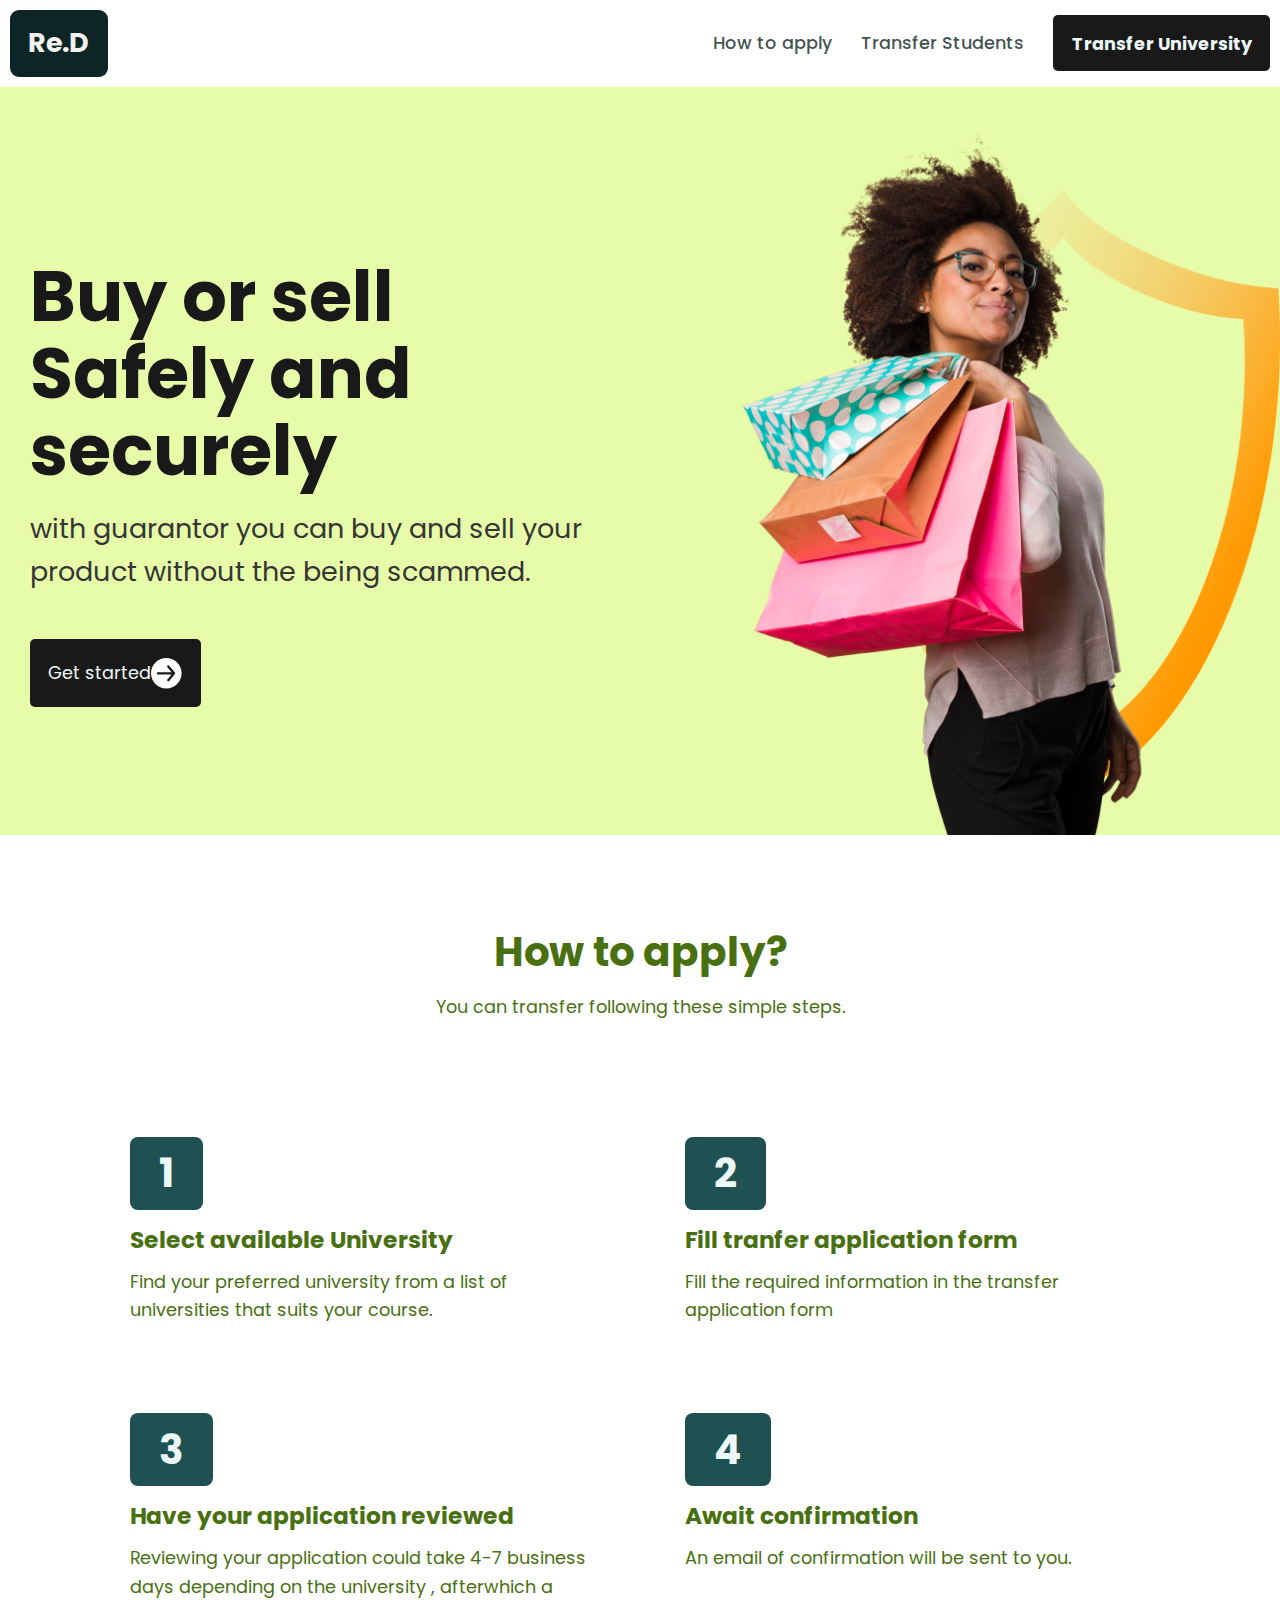
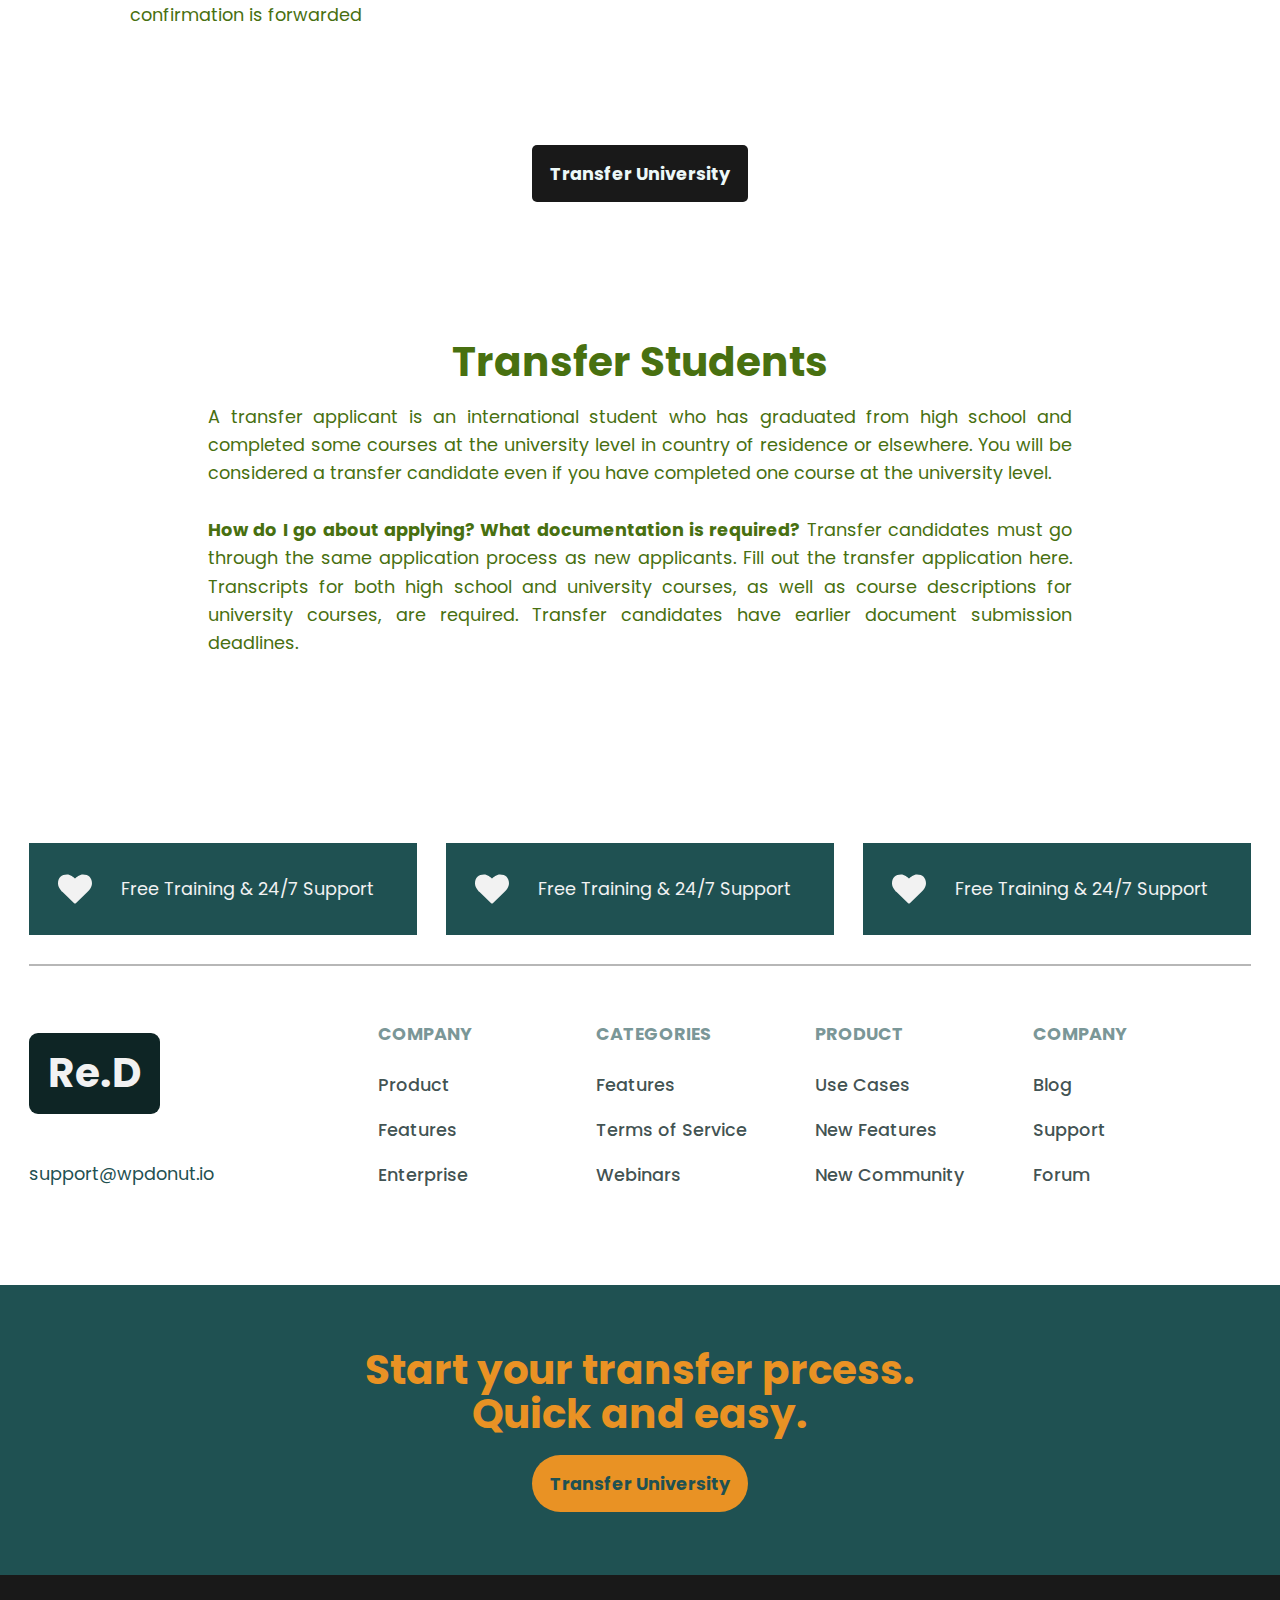
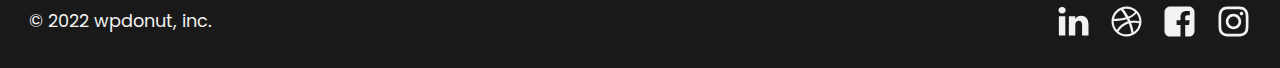
<file: homepage/index.html>
<!DOCTYPE html>
<html lang="en-US">
<head>
<meta charset="UTF-8">
<meta name="viewport" content="width=device-width">
<!-- WP_HEAD() START -->
<title>Homepage - Sample Site</title>
<meta name="robots" content="max-image-preview:large">
<link href="https://fonts.gstatic.com/" crossorigin rel="preconnect">
<link rel="stylesheet" id="wp-block-library-css" href="/wp-includes/css/dist/block-library/style.min.css?ver=6.0.1" type="text/css" media="all">
<style id="global-styles-inline-css" type="text/css">body{--wp--preset--color--black: #000000;--wp--preset--color--cyan-bluish-gray: #abb8c3;--wp--preset--color--white: #ffffff;--wp--preset--color--pale-pink: #f78da7;--wp--preset--color--vivid-red: #cf2e2e;--wp--preset--color--luminous-vivid-orange: #ff6900;--wp--preset--color--luminous-vivid-amber: #fcb900;--wp--preset--color--light-green-cyan: #7bdcb5;--wp--preset--color--vivid-green-cyan: #00d084;--wp--preset--color--pale-cyan-blue: #8ed1fc;--wp--preset--color--vivid-cyan-blue: #0693e3;--wp--preset--color--vivid-purple: #9b51e0;--wp--preset--gradient--vivid-cyan-blue-to-vivid-purple: linear-gradient(135deg,rgba(6,147,227,1) 0%,rgb(155,81,224) 100%);--wp--preset--gradient--light-green-cyan-to-vivid-green-cyan: linear-gradient(135deg,rgb(122,220,180) 0%,rgb(0,208,130) 100%);--wp--preset--gradient--luminous-vivid-amber-to-luminous-vivid-orange: linear-gradient(135deg,rgba(252,185,0,1) 0%,rgba(255,105,0,1) 100%);--wp--preset--gradient--luminous-vivid-orange-to-vivid-red: linear-gradient(135deg,rgba(255,105,0,1) 0%,rgb(207,46,46) 100%);--wp--preset--gradient--very-light-gray-to-cyan-bluish-gray: linear-gradient(135deg,rgb(238,238,238) 0%,rgb(169,184,195) 100%);--wp--preset--gradient--cool-to-warm-spectrum: linear-gradient(135deg,rgb(74,234,220) 0%,rgb(151,120,209) 20%,rgb(207,42,186) 40%,rgb(238,44,130) 60%,rgb(251,105,98) 80%,rgb(254,248,76) 100%);--wp--preset--gradient--blush-light-purple: linear-gradient(135deg,rgb(255,206,236) 0%,rgb(152,150,240) 100%);--wp--preset--gradient--blush-bordeaux: linear-gradient(135deg,rgb(254,205,165) 0%,rgb(254,45,45) 50%,rgb(107,0,62) 100%);--wp--preset--gradient--luminous-dusk: linear-gradient(135deg,rgb(255,203,112) 0%,rgb(199,81,192) 50%,rgb(65,88,208) 100%);--wp--preset--gradient--pale-ocean: linear-gradient(135deg,rgb(255,245,203) 0%,rgb(182,227,212) 50%,rgb(51,167,181) 100%);--wp--preset--gradient--electric-grass: linear-gradient(135deg,rgb(202,248,128) 0%,rgb(113,206,126) 100%);--wp--preset--gradient--midnight: linear-gradient(135deg,rgb(2,3,129) 0%,rgb(40,116,252) 100%);--wp--preset--duotone--dark-grayscale: url('#wp-duotone-dark-grayscale');--wp--preset--duotone--grayscale: url('#wp-duotone-grayscale');--wp--preset--duotone--purple-yellow: url('#wp-duotone-purple-yellow');--wp--preset--duotone--blue-red: url('#wp-duotone-blue-red');--wp--preset--duotone--midnight: url('#wp-duotone-midnight');--wp--preset--duotone--magenta-yellow: url('#wp-duotone-magenta-yellow');--wp--preset--duotone--purple-green: url('#wp-duotone-purple-green');--wp--preset--duotone--blue-orange: url('#wp-duotone-blue-orange');--wp--preset--font-size--small: 13px;--wp--preset--font-size--medium: 20px;--wp--preset--font-size--large: 36px;--wp--preset--font-size--x-large: 42px;}.has-black-color{color: var(--wp--preset--color--black) !important;}.has-cyan-bluish-gray-color{color: var(--wp--preset--color--cyan-bluish-gray) !important;}.has-white-color{color: var(--wp--preset--color--white) !important;}.has-pale-pink-color{color: var(--wp--preset--color--pale-pink) !important;}.has-vivid-red-color{color: var(--wp--preset--color--vivid-red) !important;}.has-luminous-vivid-orange-color{color: var(--wp--preset--color--luminous-vivid-orange) !important;}.has-luminous-vivid-amber-color{color: var(--wp--preset--color--luminous-vivid-amber) !important;}.has-light-green-cyan-color{color: var(--wp--preset--color--light-green-cyan) !important;}.has-vivid-green-cyan-color{color: var(--wp--preset--color--vivid-green-cyan) !important;}.has-pale-cyan-blue-color{color: var(--wp--preset--color--pale-cyan-blue) !important;}.has-vivid-cyan-blue-color{color: var(--wp--preset--color--vivid-cyan-blue) !important;}.has-vivid-purple-color{color: var(--wp--preset--color--vivid-purple) !important;}.has-black-background-color{background-color: var(--wp--preset--color--black) !important;}.has-cyan-bluish-gray-background-color{background-color: var(--wp--preset--color--cyan-bluish-gray) !important;}.has-white-background-color{background-color: var(--wp--preset--color--white) !important;}.has-pale-pink-background-color{background-color: var(--wp--preset--color--pale-pink) !important;}.has-vivid-red-background-color{background-color: var(--wp--preset--color--vivid-red) !important;}.has-luminous-vivid-orange-background-color{background-color: var(--wp--preset--color--luminous-vivid-orange) !important;}.has-luminous-vivid-amber-background-color{background-color: var(--wp--preset--color--luminous-vivid-amber) !important;}.has-light-green-cyan-background-color{background-color: var(--wp--preset--color--light-green-cyan) !important;}.has-vivid-green-cyan-background-color{background-color: var(--wp--preset--color--vivid-green-cyan) !important;}.has-pale-cyan-blue-background-color{background-color: var(--wp--preset--color--pale-cyan-blue) !important;}.has-vivid-cyan-blue-background-color{background-color: var(--wp--preset--color--vivid-cyan-blue) !important;}.has-vivid-purple-background-color{background-color: var(--wp--preset--color--vivid-purple) !important;}.has-black-border-color{border-color: var(--wp--preset--color--black) !important;}.has-cyan-bluish-gray-border-color{border-color: var(--wp--preset--color--cyan-bluish-gray) !important;}.has-white-border-color{border-color: var(--wp--preset--color--white) !important;}.has-pale-pink-border-color{border-color: var(--wp--preset--color--pale-pink) !important;}.has-vivid-red-border-color{border-color: var(--wp--preset--color--vivid-red) !important;}.has-luminous-vivid-orange-border-color{border-color: var(--wp--preset--color--luminous-vivid-orange) !important;}.has-luminous-vivid-amber-border-color{border-color: var(--wp--preset--color--luminous-vivid-amber) !important;}.has-light-green-cyan-border-color{border-color: var(--wp--preset--color--light-green-cyan) !important;}.has-vivid-green-cyan-border-color{border-color: var(--wp--preset--color--vivid-green-cyan) !important;}.has-pale-cyan-blue-border-color{border-color: var(--wp--preset--color--pale-cyan-blue) !important;}.has-vivid-cyan-blue-border-color{border-color: var(--wp--preset--color--vivid-cyan-blue) !important;}.has-vivid-purple-border-color{border-color: var(--wp--preset--color--vivid-purple) !important;}.has-vivid-cyan-blue-to-vivid-purple-gradient-background{background: var(--wp--preset--gradient--vivid-cyan-blue-to-vivid-purple) !important;}.has-light-green-cyan-to-vivid-green-cyan-gradient-background{background: var(--wp--preset--gradient--light-green-cyan-to-vivid-green-cyan) !important;}.has-luminous-vivid-amber-to-luminous-vivid-orange-gradient-background{background: var(--wp--preset--gradient--luminous-vivid-amber-to-luminous-vivid-orange) !important;}.has-luminous-vivid-orange-to-vivid-red-gradient-background{background: var(--wp--preset--gradient--luminous-vivid-orange-to-vivid-red) !important;}.has-very-light-gray-to-cyan-bluish-gray-gradient-background{background: var(--wp--preset--gradient--very-light-gray-to-cyan-bluish-gray) !important;}.has-cool-to-warm-spectrum-gradient-background{background: var(--wp--preset--gradient--cool-to-warm-spectrum) !important;}.has-blush-light-purple-gradient-background{background: var(--wp--preset--gradient--blush-light-purple) !important;}.has-blush-bordeaux-gradient-background{background: var(--wp--preset--gradient--blush-bordeaux) !important;}.has-luminous-dusk-gradient-background{background: var(--wp--preset--gradient--luminous-dusk) !important;}.has-pale-ocean-gradient-background{background: var(--wp--preset--gradient--pale-ocean) !important;}.has-electric-grass-gradient-background{background: var(--wp--preset--gradient--electric-grass) !important;}.has-midnight-gradient-background{background: var(--wp--preset--gradient--midnight) !important;}.has-small-font-size{font-size: var(--wp--preset--font-size--small) !important;}.has-medium-font-size{font-size: var(--wp--preset--font-size--medium) !important;}.has-large-font-size{font-size: var(--wp--preset--font-size--large) !important;}.has-x-large-font-size{font-size: var(--wp--preset--font-size--x-large) !important;}</style>
<link rel="stylesheet" id="automaticcss-framework-css" href="/wp-content/plugins/automaticcss-plugin/assets/css/automatic-framework.min.css?ver=1645568209" type="text/css" media="all">
<link rel="stylesheet" id="automaticcss-vars-css" href="/wp-content/plugins/automaticcss-plugin/assets/css/automatic-vars.css?ver=1648036197" type="text/css" media="all">
<link rel="stylesheet" id="oxygen-css" href="/wp-content/plugins/oxygen/component-framework/oxygen.css?ver=3.9.9" type="text/css" media="all">
<script type="text/javascript" src="/wp-includes/js/jquery/jquery.min.js?ver=3.6.0" id="jquery-core-js"></script>
<link rel="https://api.w.org/" href="/wp-json/">
<link rel="alternate" type="application/json" href="/wp-json/wp/v2/pages/119">
<link rel="EditURI" type="application/rsd+xml" title="RSD" href="/xmlrpc.php?rsd">
<link rel="wlwmanifest" type="application/wlwmanifest+xml" href="/wp-includes/wlwmanifest.xml"> 
<meta name="generator" content="WordPress 6.0.1">
<link rel="canonical" href="/homepage/">
<link rel="shortlink" href="/?p=119">
<link rel="alternate" type="application/json+oembed" href="/wp-json/oembed/1.0/embed?url=http%3A%2F%2F%2Fhomepage%2F">
<link rel="alternate" type="text/xml+oembed" href="/wp-json/oembed/1.0/embed?url=http%3A%2F%2F%2Fhomepage%2F&#038;format=xml">
<style id="script-60e1793d4891d-css" type="text/css">/* BACKGROUND TRANSITIONS */
/* Fade */
.hvr-fade {
  display: inline-block;
  vertical-align: middle;
  -webkit-transform: perspective(1px) translateZ(0);
  transform: perspective(1px) translateZ(0);
  box-shadow: 0 0 1px rgba(0, 0, 0, 0);
  overflow: hidden;
  -webkit-transition-duration: 0.3s;
  transition-duration: 0.3s;
  -webkit-transition-property: color, background-color;
  transition-property: color, background-color;
}
.hvr-fade:hover, .hvr-fade:focus, .hvr-fade:active {
  background-color: #2098D1;
  color: white;
}

/* Back Pulse */
@-webkit-keyframes hvr-back-pulse {
  50% {
    background-color: rgba(32, 152, 209, 0.75);
  }
}
@keyframes hvr-back-pulse {
  50% {
    background-color: rgba(32, 152, 209, 0.75);
  }
}
.hvr-back-pulse {
  display: inline-block;
  vertical-align: middle;
  -webkit-transform: perspective(1px) translateZ(0);
  transform: perspective(1px) translateZ(0);
  box-shadow: 0 0 1px rgba(0, 0, 0, 0);
  overflow: hidden;
  -webkit-transition-duration: 0.5s;
  transition-duration: 0.5s;
  -webkit-transition-property: color, background-color;
  transition-property: color, background-color;
}
.hvr-back-pulse:hover, .hvr-back-pulse:focus, .hvr-back-pulse:active {
  -webkit-animation-name: hvr-back-pulse;
  animation-name: hvr-back-pulse;
  -webkit-animation-duration: 1s;
  animation-duration: 1s;
  -webkit-animation-delay: 0.5s;
  animation-delay: 0.5s;
  -webkit-animation-timing-function: linear;
  animation-timing-function: linear;
  -webkit-animation-iteration-count: infinite;
  animation-iteration-count: infinite;
  background-color: #2098D1;
  background-color: #2098d1;
  color: white;
}

/* Sweep To Right */
.hvr-sweep-to-right {
  display: inline-block;
  vertical-align: middle;
  -webkit-transform: perspective(1px) translateZ(0);
  transform: perspective(1px) translateZ(0);
  box-shadow: 0 0 1px rgba(0, 0, 0, 0);
  position: relative;
  -webkit-transition-property: color;
  transition-property: color;
  -webkit-transition-duration: 0.3s;
  transition-duration: 0.3s;
}
.hvr-sweep-to-right:before {
  content: "";
  position: absolute;
  z-index: -1;
  top: 0;
  left: 0;
  right: 0;
  bottom: 0;
  background: #2098D1;
  -webkit-transform: scaleX(0);
  transform: scaleX(0);
  -webkit-transform-origin: 0 50%;
  transform-origin: 0 50%;
  -webkit-transition-property: transform;
  transition-property: transform;
  -webkit-transition-duration: 0.3s;
  transition-duration: 0.3s;
  -webkit-transition-timing-function: ease-out;
  transition-timing-function: ease-out;
}
.hvr-sweep-to-right:hover, .hvr-sweep-to-right:focus, .hvr-sweep-to-right:active {
  color: white;
}
.hvr-sweep-to-right:hover:before, .hvr-sweep-to-right:focus:before, .hvr-sweep-to-right:active:before {
  -webkit-transform: scaleX(1);
  transform: scaleX(1);
}

/* Sweep To Left */
.hvr-sweep-to-left {
  display: inline-block;
  vertical-align: middle;
  -webkit-transform: perspective(1px) translateZ(0);
  transform: perspective(1px) translateZ(0);
  box-shadow: 0 0 1px rgba(0, 0, 0, 0);
  position: relative;
  -webkit-transition-property: color;
  transition-property: color;
  -webkit-transition-duration: 0.3s;
  transition-duration: 0.3s;
}
.hvr-sweep-to-left:before {
  content: "";
  position: absolute;
  z-index: -1;
  top: 0;
  left: 0;
  right: 0;
  bottom: 0;
  background: #2098D1;
  -webkit-transform: scaleX(0);
  transform: scaleX(0);
  -webkit-transform-origin: 100% 50%;
  transform-origin: 100% 50%;
  -webkit-transition-property: transform;
  transition-property: transform;
  -webkit-transition-duration: 0.3s;
  transition-duration: 0.3s;
  -webkit-transition-timing-function: ease-out;
  transition-timing-function: ease-out;
}
.hvr-sweep-to-left:hover, .hvr-sweep-to-left:focus, .hvr-sweep-to-left:active {
  color: white;
}
.hvr-sweep-to-left:hover:before, .hvr-sweep-to-left:focus:before, .hvr-sweep-to-left:active:before {
  -webkit-transform: scaleX(1);
  transform: scaleX(1);
}

/* Sweep To Bottom */
.hvr-sweep-to-bottom {
  display: inline-block;
  vertical-align: middle;
  -webkit-transform: perspective(1px) translateZ(0);
  transform: perspective(1px) translateZ(0);
  box-shadow: 0 0 1px rgba(0, 0, 0, 0);
  position: relative;
  -webkit-transition-property: color;
  transition-property: color;
  -webkit-transition-duration: 0.3s;
  transition-duration: 0.3s;
}
.hvr-sweep-to-bottom:before {
  content: "";
  position: absolute;
  z-index: -1;
  top: 0;
  left: 0;
  right: 0;
  bottom: 0;
  background: #2098D1;
  -webkit-transform: scaleY(0);
  transform: scaleY(0);
  -webkit-transform-origin: 50% 0;
  transform-origin: 50% 0;
  -webkit-transition-property: transform;
  transition-property: transform;
  -webkit-transition-duration: 0.3s;
  transition-duration: 0.3s;
  -webkit-transition-timing-function: ease-out;
  transition-timing-function: ease-out;
}
.hvr-sweep-to-bottom:hover, .hvr-sweep-to-bottom:focus, .hvr-sweep-to-bottom:active {
  color: white;
}
.hvr-sweep-to-bottom:hover:before, .hvr-sweep-to-bottom:focus:before, .hvr-sweep-to-bottom:active:before {
  -webkit-transform: scaleY(1);
  transform: scaleY(1);
}

/* Sweep To Top */
.hvr-sweep-to-top {
  display: inline-block;
  vertical-align: middle;
  -webkit-transform: perspective(1px) translateZ(0);
  transform: perspective(1px) translateZ(0);
  box-shadow: 0 0 1px rgba(0, 0, 0, 0);
  position: relative;
  -webkit-transition-property: color;
  transition-property: color;
  -webkit-transition-duration: 0.3s;
  transition-duration: 0.3s;
}
.hvr-sweep-to-top:before {
  content: "";
  position: absolute;
  z-index: -1;
  top: 0;
  left: 0;
  right: 0;
  bottom: 0;
  background: #2098D1;
  -webkit-transform: scaleY(0);
  transform: scaleY(0);
  -webkit-transform-origin: 50% 100%;
  transform-origin: 50% 100%;
  -webkit-transition-property: transform;
  transition-property: transform;
  -webkit-transition-duration: 0.3s;
  transition-duration: 0.3s;
  -webkit-transition-timing-function: ease-out;
  transition-timing-function: ease-out;
}
.hvr-sweep-to-top:hover, .hvr-sweep-to-top:focus, .hvr-sweep-to-top:active {
  color: white;
}
.hvr-sweep-to-top:hover:before, .hvr-sweep-to-top:focus:before, .hvr-sweep-to-top:active:before {
  -webkit-transform: scaleY(1);
  transform: scaleY(1);
}

/* Bounce To Right */
.hvr-bounce-to-right {
  display: inline-block;
  vertical-align: middle;
  -webkit-transform: perspective(1px) translateZ(0);
  transform: perspective(1px) translateZ(0);
  box-shadow: 0 0 1px rgba(0, 0, 0, 0);
  position: relative;
  -webkit-transition-property: color;
  transition-property: color;
  -webkit-transition-duration: 0.5s;
  transition-duration: 0.5s;
}
.hvr-bounce-to-right:before {
  content: "";
  position: absolute;
  z-index: -1;
  top: 0;
  left: 0;
  right: 0;
  bottom: 0;
  background: #2098D1;
  -webkit-transform: scaleX(0);
  transform: scaleX(0);
  -webkit-transform-origin: 0 50%;
  transform-origin: 0 50%;
  -webkit-transition-property: transform;
  transition-property: transform;
  -webkit-transition-duration: 0.5s;
  transition-duration: 0.5s;
  -webkit-transition-timing-function: ease-out;
  transition-timing-function: ease-out;
}
.hvr-bounce-to-right:hover, .hvr-bounce-to-right:focus, .hvr-bounce-to-right:active {
  color: white;
}
.hvr-bounce-to-right:hover:before, .hvr-bounce-to-right:focus:before, .hvr-bounce-to-right:active:before {
  -webkit-transform: scaleX(1);
  transform: scaleX(1);
  -webkit-transition-timing-function: cubic-bezier(0.52, 1.64, 0.37, 0.66);
  transition-timing-function: cubic-bezier(0.52, 1.64, 0.37, 0.66);
}

/* Bounce To Left */
.hvr-bounce-to-left {
  display: inline-block;
  vertical-align: middle;
  -webkit-transform: perspective(1px) translateZ(0);
  transform: perspective(1px) translateZ(0);
  box-shadow: 0 0 1px rgba(0, 0, 0, 0);
  position: relative;
  -webkit-transition-property: color;
  transition-property: color;
  -webkit-transition-duration: 0.5s;
  transition-duration: 0.5s;
}
.hvr-bounce-to-left:before {
  content: "";
  position: absolute;
  z-index: -1;
  top: 0;
  left: 0;
  right: 0;
  bottom: 0;
  background: #2098D1;
  -webkit-transform: scaleX(0);
  transform: scaleX(0);
  -webkit-transform-origin: 100% 50%;
  transform-origin: 100% 50%;
  -webkit-transition-property: transform;
  transition-property: transform;
  -webkit-transition-duration: 0.5s;
  transition-duration: 0.5s;
  -webkit-transition-timing-function: ease-out;
  transition-timing-function: ease-out;
}
.hvr-bounce-to-left:hover, .hvr-bounce-to-left:focus, .hvr-bounce-to-left:active {
  color: white;
}
.hvr-bounce-to-left:hover:before, .hvr-bounce-to-left:focus:before, .hvr-bounce-to-left:active:before {
  -webkit-transform: scaleX(1);
  transform: scaleX(1);
  -webkit-transition-timing-function: cubic-bezier(0.52, 1.64, 0.37, 0.66);
  transition-timing-function: cubic-bezier(0.52, 1.64, 0.37, 0.66);
}

/* Bounce To Bottom */
.hvr-bounce-to-bottom {
  display: inline-block;
  vertical-align: middle;
  -webkit-transform: perspective(1px) translateZ(0);
  transform: perspective(1px) translateZ(0);
  box-shadow: 0 0 1px rgba(0, 0, 0, 0);
  position: relative;
  -webkit-transition-property: color;
  transition-property: color;
  -webkit-transition-duration: 0.5s;
  transition-duration: 0.5s;
}
.hvr-bounce-to-bottom:before {
  content: "";
  position: absolute;
  z-index: -1;
  top: 0;
  left: 0;
  right: 0;
  bottom: 0;
  background: #2098D1;
  -webkit-transform: scaleY(0);
  transform: scaleY(0);
  -webkit-transform-origin: 50% 0;
  transform-origin: 50% 0;
  -webkit-transition-property: transform;
  transition-property: transform;
  -webkit-transition-duration: 0.5s;
  transition-duration: 0.5s;
  -webkit-transition-timing-function: ease-out;
  transition-timing-function: ease-out;
}
.hvr-bounce-to-bottom:hover, .hvr-bounce-to-bottom:focus, .hvr-bounce-to-bottom:active {
  color: white;
}
.hvr-bounce-to-bottom:hover:before, .hvr-bounce-to-bottom:focus:before, .hvr-bounce-to-bottom:active:before {
  -webkit-transform: scaleY(1);
  transform: scaleY(1);
  -webkit-transition-timing-function: cubic-bezier(0.52, 1.64, 0.37, 0.66);
  transition-timing-function: cubic-bezier(0.52, 1.64, 0.37, 0.66);
}

/* Bounce To Top */
.hvr-bounce-to-top {
  display: inline-block;
  vertical-align: middle;
  -webkit-transform: perspective(1px) translateZ(0);
  transform: perspective(1px) translateZ(0);
  box-shadow: 0 0 1px rgba(0, 0, 0, 0);
  position: relative;
  -webkit-transition-property: color;
  transition-property: color;
  -webkit-transition-duration: 0.5s;
  transition-duration: 0.5s;
}
.hvr-bounce-to-top:before {
  content: "";
  position: absolute;
  z-index: -1;
  top: 0;
  left: 0;
  right: 0;
  bottom: 0;
  background: #2098D1;
  -webkit-transform: scaleY(0);
  transform: scaleY(0);
  -webkit-transform-origin: 50% 100%;
  transform-origin: 50% 100%;
  -webkit-transition-property: transform;
  transition-property: transform;
  -webkit-transition-duration: 0.5s;
  transition-duration: 0.5s;
  -webkit-transition-timing-function: ease-out;
  transition-timing-function: ease-out;
}
.hvr-bounce-to-top:hover, .hvr-bounce-to-top:focus, .hvr-bounce-to-top:active {
  color: white;
}
.hvr-bounce-to-top:hover:before, .hvr-bounce-to-top:focus:before, .hvr-bounce-to-top:active:before {
  -webkit-transform: scaleY(1);
  transform: scaleY(1);
  -webkit-transition-timing-function: cubic-bezier(0.52, 1.64, 0.37, 0.66);
  transition-timing-function: cubic-bezier(0.52, 1.64, 0.37, 0.66);
}

/* Radial Out */
.hvr-radial-out {
  display: inline-block;
  vertical-align: middle;
  -webkit-transform: perspective(1px) translateZ(0);
  transform: perspective(1px) translateZ(0);
  box-shadow: 0 0 1px rgba(0, 0, 0, 0);
  position: relative;
  overflow: hidden;
  background: #e1e1e1;
  -webkit-transition-property: color;
  transition-property: color;
  -webkit-transition-duration: 0.3s;
  transition-duration: 0.3s;
}
.hvr-radial-out:before {
  content: "";
  position: absolute;
  z-index: -1;
  top: 0;
  left: 0;
  right: 0;
  bottom: 0;
  background: #2098D1;
  border-radius: 100%;
  -webkit-transform: scale(0);
  transform: scale(0);
  -webkit-transition-property: transform;
  transition-property: transform;
  -webkit-transition-duration: 0.3s;
  transition-duration: 0.3s;
  -webkit-transition-timing-function: ease-out;
  transition-timing-function: ease-out;
}
.hvr-radial-out:hover, .hvr-radial-out:focus, .hvr-radial-out:active {
  color: white;
}
.hvr-radial-out:hover:before, .hvr-radial-out:focus:before, .hvr-radial-out:active:before {
  -webkit-transform: scale(2);
  transform: scale(2);
}

/* Radial In */
.hvr-radial-in {
  display: inline-block;
  vertical-align: middle;
  -webkit-transform: perspective(1px) translateZ(0);
  transform: perspective(1px) translateZ(0);
  box-shadow: 0 0 1px rgba(0, 0, 0, 0);
  position: relative;
  overflow: hidden;
  background: #2098D1;
  -webkit-transition-property: color;
  transition-property: color;
  -webkit-transition-duration: 0.3s;
  transition-duration: 0.3s;
}
.hvr-radial-in:before {
  content: "";
  position: absolute;
  z-index: -1;
  top: 0;
  left: 0;
  right: 0;
  bottom: 0;
  background: #e1e1e1;
  border-radius: 100%;
  -webkit-transform: scale(2);
  transform: scale(2);
  -webkit-transition-property: transform;
  transition-property: transform;
  -webkit-transition-duration: 0.3s;
  transition-duration: 0.3s;
  -webkit-transition-timing-function: ease-out;
  transition-timing-function: ease-out;
}
.hvr-radial-in:hover, .hvr-radial-in:focus, .hvr-radial-in:active {
  color: white;
}
.hvr-radial-in:hover:before, .hvr-radial-in:focus:before, .hvr-radial-in:active:before {
  -webkit-transform: scale(0);
  transform: scale(0);
}

/* Rectangle In */
.hvr-rectangle-in {
  display: inline-block;
  vertical-align: middle;
  -webkit-transform: perspective(1px) translateZ(0);
  transform: perspective(1px) translateZ(0);
  box-shadow: 0 0 1px rgba(0, 0, 0, 0);
  position: relative;
  background: #2098D1;
  -webkit-transition-property: color;
  transition-property: color;
  -webkit-transition-duration: 0.3s;
  transition-duration: 0.3s;
}
.hvr-rectangle-in:before {
  content: "";
  position: absolute;
  z-index: -1;
  top: 0;
  left: 0;
  right: 0;
  bottom: 0;
  background: #e1e1e1;
  -webkit-transform: scale(1);
  transform: scale(1);
  -webkit-transition-property: transform;
  transition-property: transform;
  -webkit-transition-duration: 0.3s;
  transition-duration: 0.3s;
  -webkit-transition-timing-function: ease-out;
  transition-timing-function: ease-out;
}
.hvr-rectangle-in:hover, .hvr-rectangle-in:focus, .hvr-rectangle-in:active {
  color: white;
}
.hvr-rectangle-in:hover:before, .hvr-rectangle-in:focus:before, .hvr-rectangle-in:active:before {
  -webkit-transform: scale(0);
  transform: scale(0);
}

/* Rectangle Out */
.hvr-rectangle-out {
  display: inline-block;
  vertical-align: middle;
  -webkit-transform: perspective(1px) translateZ(0);
  transform: perspective(1px) translateZ(0);
  box-shadow: 0 0 1px rgba(0, 0, 0, 0);
  position: relative;
  background: #e1e1e1;
  -webkit-transition-property: color;
  transition-property: color;
  -webkit-transition-duration: 0.3s;
  transition-duration: 0.3s;
}
.hvr-rectangle-out:before {
  content: "";
  position: absolute;
  z-index: -1;
  top: 0;
  left: 0;
  right: 0;
  bottom: 0;
  background: #2098D1;
  -webkit-transform: scale(0);
  transform: scale(0);
  -webkit-transition-property: transform;
  transition-property: transform;
  -webkit-transition-duration: 0.3s;
  transition-duration: 0.3s;
  -webkit-transition-timing-function: ease-out;
  transition-timing-function: ease-out;
}
.hvr-rectangle-out:hover, .hvr-rectangle-out:focus, .hvr-rectangle-out:active {
  color: white;
}
.hvr-rectangle-out:hover:before, .hvr-rectangle-out:focus:before, .hvr-rectangle-out:active:before {
  -webkit-transform: scale(1);
  transform: scale(1);
}

/* Shutter In Horizontal */
.hvr-shutter-in-horizontal {
  display: inline-block;
  vertical-align: middle;
  -webkit-transform: perspective(1px) translateZ(0);
  transform: perspective(1px) translateZ(0);
  box-shadow: 0 0 1px rgba(0, 0, 0, 0);
  position: relative;
  background: #2098D1;
  -webkit-transition-property: color;
  transition-property: color;
  -webkit-transition-duration: 0.3s;
  transition-duration: 0.3s;
}
.hvr-shutter-in-horizontal:before {
  content: "";
  position: absolute;
  z-index: -1;
  top: 0;
  bottom: 0;
  left: 0;
  right: 0;
  background: #e1e1e1;
  -webkit-transform: scaleX(1);
  transform: scaleX(1);
  -webkit-transform-origin: 50%;
  transform-origin: 50%;
  -webkit-transition-property: transform;
  transition-property: transform;
  -webkit-transition-duration: 0.3s;
  transition-duration: 0.3s;
  -webkit-transition-timing-function: ease-out;
  transition-timing-function: ease-out;
}
.hvr-shutter-in-horizontal:hover, .hvr-shutter-in-horizontal:focus, .hvr-shutter-in-horizontal:active {
  color: white;
}
.hvr-shutter-in-horizontal:hover:before, .hvr-shutter-in-horizontal:focus:before, .hvr-shutter-in-horizontal:active:before {
  -webkit-transform: scaleX(0);
  transform: scaleX(0);
}

/* Shutter Out Horizontal */
.hvr-shutter-out-horizontal {
  display: inline-block;
  vertical-align: middle;
  -webkit-transform: perspective(1px) translateZ(0);
  transform: perspective(1px) translateZ(0);
  box-shadow: 0 0 1px rgba(0, 0, 0, 0);
  position: relative;
  background: #e1e1e1;
  -webkit-transition-property: color;
  transition-property: color;
  -webkit-transition-duration: 0.3s;
  transition-duration: 0.3s;
}
.hvr-shutter-out-horizontal:before {
  content: "";
  position: absolute;
  z-index: -1;
  top: 0;
  bottom: 0;
  left: 0;
  right: 0;
  background: #2098D1;
  -webkit-transform: scaleX(0);
  transform: scaleX(0);
  -webkit-transform-origin: 50%;
  transform-origin: 50%;
  -webkit-transition-property: transform;
  transition-property: transform;
  -webkit-transition-duration: 0.3s;
  transition-duration: 0.3s;
  -webkit-transition-timing-function: ease-out;
  transition-timing-function: ease-out;
}
.hvr-shutter-out-horizontal:hover, .hvr-shutter-out-horizontal:focus, .hvr-shutter-out-horizontal:active {
  color: white;
}
.hvr-shutter-out-horizontal:hover:before, .hvr-shutter-out-horizontal:focus:before, .hvr-shutter-out-horizontal:active:before {
  -webkit-transform: scaleX(1);
  transform: scaleX(1);
}

/* Shutter In Vertical */
.hvr-shutter-in-vertical {
  display: inline-block;
  vertical-align: middle;
  -webkit-transform: perspective(1px) translateZ(0);
  transform: perspective(1px) translateZ(0);
  box-shadow: 0 0 1px rgba(0, 0, 0, 0);
  position: relative;
  background: #2098D1;
  -webkit-transition-property: color;
  transition-property: color;
  -webkit-transition-duration: 0.3s;
  transition-duration: 0.3s;
}
.hvr-shutter-in-vertical:before {
  content: "";
  position: absolute;
  z-index: -1;
  top: 0;
  bottom: 0;
  left: 0;
  right: 0;
  background: #e1e1e1;
  -webkit-transform: scaleY(1);
  transform: scaleY(1);
  -webkit-transform-origin: 50%;
  transform-origin: 50%;
  -webkit-transition-property: transform;
  transition-property: transform;
  -webkit-transition-duration: 0.3s;
  transition-duration: 0.3s;
  -webkit-transition-timing-function: ease-out;
  transition-timing-function: ease-out;
}
.hvr-shutter-in-vertical:hover, .hvr-shutter-in-vertical:focus, .hvr-shutter-in-vertical:active {
  color: white;
}
.hvr-shutter-in-vertical:hover:before, .hvr-shutter-in-vertical:focus:before, .hvr-shutter-in-vertical:active:before {
  -webkit-transform: scaleY(0);
  transform: scaleY(0);
}

/* Shutter Out Vertical */
.hvr-shutter-out-vertical {
  display: inline-block;
  vertical-align: middle;
  -webkit-transform: perspective(1px) translateZ(0);
  transform: perspective(1px) translateZ(0);
  box-shadow: 0 0 1px rgba(0, 0, 0, 0);
  position: relative;
  background: #e1e1e1;
  -webkit-transition-property: color;
  transition-property: color;
  -webkit-transition-duration: 0.3s;
  transition-duration: 0.3s;
}
.hvr-shutter-out-vertical:before {
  content: "";
  position: absolute;
  z-index: -1;
  top: 0;
  bottom: 0;
  left: 0;
  right: 0;
  background: #2098D1;
  -webkit-transform: scaleY(0);
  transform: scaleY(0);
  -webkit-transform-origin: 50%;
  transform-origin: 50%;
  -webkit-transition-property: transform;
  transition-property: transform;
  -webkit-transition-duration: 0.3s;
  transition-duration: 0.3s;
  -webkit-transition-timing-function: ease-out;
  transition-timing-function: ease-out;
}
.hvr-shutter-out-vertical:hover, .hvr-shutter-out-vertical:focus, .hvr-shutter-out-vertical:active {
  color: white;
}
.hvr-shutter-out-vertical:hover:before, .hvr-shutter-out-vertical:focus:before, .hvr-shutter-out-vertical:active:before {
  -webkit-transform: scaleY(1);
  transform: scaleY(1);
}

/* BORDER TRANSITIONS */
/* Border Fade */
.hvr-border-fade {
  display: inline-block;
  vertical-align: middle;
  -webkit-transform: perspective(1px) translateZ(0);
  transform: perspective(1px) translateZ(0);
  box-shadow: 0 0 1px rgba(0, 0, 0, 0);
  -webkit-transition-duration: 0.3s;
  transition-duration: 0.3s;
  -webkit-transition-property: box-shadow;
  transition-property: box-shadow;
  box-shadow: inset 0 0 0 4px #e1e1e1, 0 0 1px rgba(0, 0, 0, 0);
  /* Hack to improve aliasing on mobile/tablet devices */
}
.hvr-border-fade:hover, .hvr-border-fade:focus, .hvr-border-fade:active {
  box-shadow: inset 0 0 0 4px #2098D1, 0 0 1px rgba(0, 0, 0, 0);
  /* Hack to improve aliasing on mobile/tablet devices */
}

/* Hollow */
.hvr-hollow {
  display: inline-block;
  vertical-align: middle;
  -webkit-transform: perspective(1px) translateZ(0);
  transform: perspective(1px) translateZ(0);
  box-shadow: 0 0 1px rgba(0, 0, 0, 0);
  -webkit-transition-duration: 0.3s;
  transition-duration: 0.3s;
  -webkit-transition-property: background;
  transition-property: background;
  box-shadow: inset 0 0 0 4px #e1e1e1, 0 0 1px rgba(0, 0, 0, 0);
  /* Hack to improve aliasing on mobile/tablet devices */
}
.hvr-hollow:hover, .hvr-hollow:focus, .hvr-hollow:active {
  background: none;
}

/* Trim */
.hvr-trim {
  display: inline-block;
  vertical-align: middle;
  -webkit-transform: perspective(1px) translateZ(0);
  transform: perspective(1px) translateZ(0);
  box-shadow: 0 0 1px rgba(0, 0, 0, 0);
  position: relative;
}
.hvr-trim:before {
  content: '';
  position: absolute;
  border: white solid 4px;
  top: 4px;
  left: 4px;
  right: 4px;
  bottom: 4px;
  opacity: 0;
  -webkit-transition-duration: 0.3s;
  transition-duration: 0.3s;
  -webkit-transition-property: opacity;
  transition-property: opacity;
}
.hvr-trim:hover:before, .hvr-trim:focus:before, .hvr-trim:active:before {
  opacity: 1;
}

/* Ripple Out */
@-webkit-keyframes hvr-ripple-out {
  100% {
    top: -12px;
    right: -12px;
    bottom: -12px;
    left: -12px;
    opacity: 0;
  }
}
@keyframes hvr-ripple-out {
  100% {
    top: -12px;
    right: -12px;
    bottom: -12px;
    left: -12px;
    opacity: 0;
  }
}
.hvr-ripple-out {
  display: inline-block;
  vertical-align: middle;
  -webkit-transform: perspective(1px) translateZ(0);
  transform: perspective(1px) translateZ(0);
  box-shadow: 0 0 1px rgba(0, 0, 0, 0);
  position: relative;
}
.hvr-ripple-out:before {
  content: '';
  position: absolute;
  border: #e1e1e1 solid 6px;
  top: 0;
  right: 0;
  bottom: 0;
  left: 0;
  -webkit-animation-duration: 1s;
  animation-duration: 1s;
}
.hvr-ripple-out:hover:before, .hvr-ripple-out:focus:before, .hvr-ripple-out:active:before {
  -webkit-animation-name: hvr-ripple-out;
  animation-name: hvr-ripple-out;
}

/* Ripple In */
@-webkit-keyframes hvr-ripple-in {
  100% {
    top: 0;
    right: 0;
    bottom: 0;
    left: 0;
    opacity: 1;
  }
}
@keyframes hvr-ripple-in {
  100% {
    top: 0;
    right: 0;
    bottom: 0;
    left: 0;
    opacity: 1;
  }
}
.hvr-ripple-in {
  display: inline-block;
  vertical-align: middle;
  -webkit-transform: perspective(1px) translateZ(0);
  transform: perspective(1px) translateZ(0);
  box-shadow: 0 0 1px rgba(0, 0, 0, 0);
  position: relative;
}
.hvr-ripple-in:before {
  content: '';
  position: absolute;
  border: #e1e1e1 solid 4px;
  top: -12px;
  right: -12px;
  bottom: -12px;
  left: -12px;
  opacity: 0;
  -webkit-animation-duration: 1s;
  animation-duration: 1s;
}
.hvr-ripple-in:hover:before, .hvr-ripple-in:focus:before, .hvr-ripple-in:active:before {
  -webkit-animation-name: hvr-ripple-in;
  animation-name: hvr-ripple-in;
}

/* Outline Out */
.hvr-outline-out {
  display: inline-block;
  vertical-align: middle;
  -webkit-transform: perspective(1px) translateZ(0);
  transform: perspective(1px) translateZ(0);
  box-shadow: 0 0 1px rgba(0, 0, 0, 0);
  position: relative;
}
.hvr-outline-out:before {
  content: '';
  position: absolute;
  border: #e1e1e1 solid 4px;
  top: 0;
  right: 0;
  bottom: 0;
  left: 0;
  -webkit-transition-duration: 0.3s;
  transition-duration: 0.3s;
  -webkit-transition-property: top, right, bottom, left;
  transition-property: top, right, bottom, left;
}
.hvr-outline-out:hover:before, .hvr-outline-out:focus:before, .hvr-outline-out:active:before {
  top: -8px;
  right: -8px;
  bottom: -8px;
  left: -8px;
}

/* Outline In */
.hvr-outline-in {
  display: inline-block;
  vertical-align: middle;
  -webkit-transform: perspective(1px) translateZ(0);
  transform: perspective(1px) translateZ(0);
  box-shadow: 0 0 1px rgba(0, 0, 0, 0);
  position: relative;
}
.hvr-outline-in:before {
  pointer-events: none;
  content: '';
  position: absolute;
  border: #e1e1e1 solid 4px;
  top: -16px;
  right: -16px;
  bottom: -16px;
  left: -16px;
  opacity: 0;
  -webkit-transition-duration: 0.3s;
  transition-duration: 0.3s;
  -webkit-transition-property: top, right, bottom, left;
  transition-property: top, right, bottom, left;
}
.hvr-outline-in:hover:before, .hvr-outline-in:focus:before, .hvr-outline-in:active:before {
  top: -8px;
  right: -8px;
  bottom: -8px;
  left: -8px;
  opacity: 1;
}

/* Round Corners */
.hvr-round-corners {
  display: inline-block;
  vertical-align: middle;
  -webkit-transform: perspective(1px) translateZ(0);
  transform: perspective(1px) translateZ(0);
  box-shadow: 0 0 1px rgba(0, 0, 0, 0);
  -webkit-transition-duration: 0.3s;
  transition-duration: 0.3s;
  -webkit-transition-property: border-radius;
  transition-property: border-radius;
}
.hvr-round-corners:hover, .hvr-round-corners:focus, .hvr-round-corners:active {
  border-radius: 1em;
}

/* Underline From Left */
.hvr-underline-from-left {
  display: inline-block;
  vertical-align: middle;
  -webkit-transform: perspective(1px) translateZ(0);
  transform: perspective(1px) translateZ(0);
  box-shadow: 0 0 1px rgba(0, 0, 0, 0);
  position: relative;
  overflow: hidden;
}
.hvr-underline-from-left:before {
  content: "";
  position: absolute;
  z-index: -1;
  left: 0;
  right: 100%;
  bottom: 0;
  -webkit-transition-property: right;
  transition-property: right;
  -webkit-transition-duration: 0.3s;
  transition-duration: 0.3s;
  -webkit-transition-timing-function: ease-out;
  transition-timing-function: ease-out;
}
.hvr-underline-from-left:hover:before, .hvr-underline-from-left:focus:before, .hvr-underline-from-left:active:before {
  right: 0;
}

/* Underline From Center */
.hvr-underline-from-center {
  display: inline-block;
  vertical-align: middle;
  -webkit-transform: perspective(1px) translateZ(0);
  transform: perspective(1px) translateZ(0);
  box-shadow: 0 0 1px rgba(0, 0, 0, 0);
  position: relative;
  overflow: hidden;
}
.hvr-underline-from-center:before {
  content: "";
  position: absolute;
  z-index: -1;
  left: 51%;
  right: 51%;
  bottom: 0;
  
  -webkit-transition-property: left, right;
  transition-property: left, right;
  -webkit-transition-duration: 0.3s;
  transition-duration: 0.3s;
  -webkit-transition-timing-function: ease-out;
  transition-timing-function: ease-out;
}
.hvr-underline-from-center:hover:before, .hvr-underline-from-center:focus:before, .hvr-underline-from-center:active:before {
  left: 0;
  right: 0;
}

/* Underline From Right */
.hvr-underline-from-right {
  display: inline-block;
  vertical-align: middle;
  -webkit-transform: perspective(1px) translateZ(0);
  transform: perspective(1px) translateZ(0);
  box-shadow: 0 0 1px rgba(0, 0, 0, 0);
  position: relative;
  overflow: hidden;
}
.hvr-underline-from-right:before {
  content: "";
  position: absolute;
  z-index: -1;
  left: 100%;
  right: 0;
  bottom: 0;
  
  
  -webkit-transition-property: left;
  transition-property: left;
  -webkit-transition-duration: 0.3s;
  transition-duration: 0.3s;
  -webkit-transition-timing-function: ease-out;
  transition-timing-function: ease-out;
}
.hvr-underline-from-right:hover:before, .hvr-underline-from-right:focus:before, .hvr-underline-from-right:active:before {
  left: 0;
}

/* Overline From Left */
.hvr-overline-from-left {
  display: inline-block;
  vertical-align: middle;
  -webkit-transform: perspective(1px) translateZ(0);
  transform: perspective(1px) translateZ(0);
  box-shadow: 0 0 1px rgba(0, 0, 0, 0);
  position: relative;
  overflow: hidden;
}
.hvr-overline-from-left:before {
  content: "";
  position: absolute;
  z-index: -1;
  left: 0;
  right: 100%;
  top: 0;
  
  
  -webkit-transition-property: right;
  transition-property: right;
  -webkit-transition-duration: 0.3s;
  transition-duration: 0.3s;
  -webkit-transition-timing-function: ease-out;
  transition-timing-function: ease-out;
}
.hvr-overline-from-left:hover:before, .hvr-overline-from-left:focus:before, .hvr-overline-from-left:active:before {
  right: 0;
}

/* Overline From Center */
.hvr-overline-from-center {
  display: inline-block;
  vertical-align: middle;
  -webkit-transform: perspective(1px) translateZ(0);
  transform: perspective(1px) translateZ(0);
  box-shadow: 0 0 1px rgba(0, 0, 0, 0);
  position: relative;
  overflow: hidden;
}
.hvr-overline-from-center:before {
  content: "";
  position: absolute;
  z-index: -1;
  left: 51%;
  right: 51%;
  top: 0;
  
  
  -webkit-transition-property: left, right;
  transition-property: left, right;
  -webkit-transition-duration: 0.3s;
  transition-duration: 0.3s;
  -webkit-transition-timing-function: ease-out;
  transition-timing-function: ease-out;
}
.hvr-overline-from-center:hover:before, .hvr-overline-from-center:focus:before, .hvr-overline-from-center:active:before {
  left: 0;
  right: 0;
}

/* Overline From Right */
.hvr-overline-from-right {
  display: inline-block;
  vertical-align: middle;
  -webkit-transform: perspective(1px) translateZ(0);
  transform: perspective(1px) translateZ(0);
  box-shadow: 0 0 1px rgba(0, 0, 0, 0);
  position: relative;
  overflow: hidden;
}
.hvr-overline-from-right:before {
  content: "";
  position: absolute;
  z-index: -1;
  left: 100%;
  right: 0;
  top: 0;
  
  
  -webkit-transition-property: left;
  transition-property: left;
  -webkit-transition-duration: 0.3s;
  transition-duration: 0.3s;
  -webkit-transition-timing-function: ease-out;
  transition-timing-function: ease-out;
}
.hvr-overline-from-right:hover:before, .hvr-overline-from-right:focus:before, .hvr-overline-from-right:active:before {
  left: 0;
}

/* Reveal */
.hvr-reveal {
  display: inline-block;
  vertical-align: middle;
  -webkit-transform: perspective(1px) translateZ(0);
  transform: perspective(1px) translateZ(0);
  box-shadow: 0 0 1px rgba(0, 0, 0, 0);
  position: relative;
  overflow: hidden;
}
.hvr-reveal:before {
  content: "";
  position: absolute;
  z-index: -1;
  left: 0;
  right: 0;
  top: 0;
  bottom: 0;
  border-color: #2098D1;
  border-style: solid;
  border-width: 0;
  -webkit-transition-property: border-width;
  transition-property: border-width;
  -webkit-transition-duration: 0.1s;
  transition-duration: 0.1s;
  -webkit-transition-timing-function: ease-out;
  transition-timing-function: ease-out;
}
.hvr-reveal:hover:before, .hvr-reveal:focus:before, .hvr-reveal:active:before {
  -webkit-transform: translateY(0);
  transform: translateY(0);
  border-width: 4px;
}

/* Underline Reveal */
.hvr-underline-reveal {
  display: inline-block;
  vertical-align: middle;
  -webkit-transform: perspective(1px) translateZ(0);
  transform: perspective(1px) translateZ(0);
  box-shadow: 0 0 1px rgba(0, 0, 0, 0);
  position: relative;
  overflow: hidden;
}
.hvr-underline-reveal:before {
  content: "";
  position: absolute;
  z-index: -1;
  left: 0;
  right: 0;
  bottom: 0;
  
  
  -webkit-transform: translateY(4px);
  transform: translateY(4px);
  -webkit-transition-property: transform;
  transition-property: transform;
  -webkit-transition-duration: 0.3s;
  transition-duration: 0.3s;
  -webkit-transition-timing-function: ease-out;
  transition-timing-function: ease-out;
}
.hvr-underline-reveal:hover:before, .hvr-underline-reveal:focus:before, .hvr-underline-reveal:active:before {
  -webkit-transform: translateY(0);
  transform: translateY(0);
}

/* Overline Reveal */
.hvr-overline-reveal {
  display: inline-block;
  vertical-align: middle;
  -webkit-transform: perspective(1px) translateZ(0);
  transform: perspective(1px) translateZ(0);
  box-shadow: 0 0 1px rgba(0, 0, 0, 0);
  position: relative;
  overflow: hidden;
}
.hvr-overline-reveal:before {
  content: "";
  position: absolute;
  z-index: -1;
  left: 0;
  right: 0;
  top: 0;
  
  
  -webkit-transform: translateY(-4px);
  transform: translateY(-4px);
  -webkit-transition-property: transform;
  transition-property: transform;
  -webkit-transition-duration: 0.3s;
  transition-duration: 0.3s;
  -webkit-transition-timing-function: ease-out;
  transition-timing-function: ease-out;
}
.hvr-overline-reveal:hover:before, .hvr-overline-reveal:focus:before, .hvr-overline-reveal:active:before {
  -webkit-transform: translateY(0);
  transform: translateY(0);
}</style>
<style id="script-60e1f10aa74ee-css" type="text/css">/* MAX WIDTH UTILITY CLASSES */
.max-w--114 {
  width: 100%;
  max-width: 14rem;
}

.max-w--320 {
  width: 100%;
  max-width: 32rem;
}

.max-w--480 {
  width: 100%;
  max-width: 48rem;
}

.max-w--640 {
  width: 100%;
  max-width: 64rem;
}

.max-w--720 {
  width: 100%;
  max-width: 72rem;
}

.max-w--960 {
  width: 100%;
  max-width: 96rem;
}

.max-w--1120 {
  width: 100%;
  max-width: 112rem;
}

.max-w--full {
  width: 100%;
  max-width: 100%;
}</style>
<style id="script-60e18bb17b546-css" type="text/css">/* Owl Spacing */
.ct-section.owl-spacing--xs .ct-section-inner-wrap > * + *,
.owl-spacing--xs:not(.ct-section) > * + * {
margin-top: .3vmax;
}

.ct-section.owl-spacing--s .ct-section-inner-wrap > * + *,
.owl-spacing--s:not(.ct-section) > * + * {
margin-top: .5vmax;
}

.ct-section.owl-spacing--m .ct-section-inner-wrap > * + *,
.owl-spacing--m:not(.ct-section) > * + * {
margin-top: 1vmax;
}

.ct-section.owl-spacing--l .ct-section-inner-wrap > * + *,
.owl-spacing--l:not(.ct-section) > * + * {
margin-top: 2vmax;
}

.ct-section.owl-spacing--xl .ct-section-inner-wrap > * + *,
.owl-spacing--xl:not(.ct-section) > * + * {
margin-top: 4vmax;
}

.ct-section.owl-spacing--xxl .ct-section-inner-wrap > * + *,
.owl-spacing--xxl:not(.ct-section) > * + * {
margin-top: 8vmax;
}</style>
<style id="script-60e1f067e0c6d-css" type="text/css">html {
     font-size: 62.5%;
}</style>
		<meta name="ssp-url" content="">
		<meta name="ssp-origin-url" content="aHR0cDovL2NsZWFuLWJvaWxlci1wbGF0ZS5sb2NhbA==">

					<meta name="ssp-config-url" content="/wp-content/uploads/simply-static/configs/">
		
				<link href="https://fonts.googleapis.com/css?family=Poppins:100,200,300,400,500,600,700,800,900|Poppins:100,200,300,400,500,600,700,800,900" rel="stylesheet">
<link rel="stylesheet" id="oxygen-cache-114-css" href="/wp-content/uploads/oxygen/css/114.css?cache=1652299864&#038;ver=6.0.1" type="text/css" media="all">
<link rel="stylesheet" id="oxygen-cache-115-css" href="/wp-content/uploads/oxygen/css/115.css?cache=1652299863&#038;ver=6.0.1" type="text/css" media="all">
<link rel="stylesheet" id="oxygen-cache-113-css" href="/wp-content/uploads/oxygen/css/113.css?cache=1652299864&#038;ver=6.0.1" type="text/css" media="all">
<link rel="stylesheet" id="oxygen-cache-33-css" href="/wp-content/uploads/oxygen/css/33.css?cache=1652299867&#038;ver=6.0.1" type="text/css" media="all">
<link rel="stylesheet" id="oxygen-cache-92-css" href="/wp-content/uploads/oxygen/css/92.css?cache=1661880730&#038;ver=6.0.1" type="text/css" media="all">
<link rel="stylesheet" id="oxygen-universal-styles-css" href="/wp-content/uploads/oxygen/css/universal.css?cache=1661880730&#038;ver=6.0.1" type="text/css" media="all">
<link rel="stylesheet" id="automaticcss-overrides-css" href="/wp-content/plugins/automaticcss-plugin/assets/css/automatic-overrides.min.css?ver=6.0.1" type="text/css" media="all">
<!-- END OF WP_HEAD() -->
</head>
<body class="page-template-default page page-id-119  wp-embed-responsive oxygen-body">



	<svg xmlns="http://www.w3.org/2000/svg" viewbox="0 0 0 0" width="0" height="0" focusable="false" role="none" style="visibility: hidden; position: absolute; left: -9999px; overflow: hidden;"><defs><filter id="wp-duotone-dark-grayscale"><fecolormatrix color-interpolation-filters="sRGB" type="matrix" values=" .299 .587 .114 0 0 .299 .587 .114 0 0 .299 .587 .114 0 0 .299 .587 .114 0 0 "></fecolormatrix><fecomponenttransfer color-interpolation-filters="sRGB"><fefuncr type="table" tablevalues="0 0.49803921568627"></fefuncr><fefuncg type="table" tablevalues="0 0.49803921568627"></fefuncg><fefuncb type="table" tablevalues="0 0.49803921568627"></fefuncb><fefunca type="table" tablevalues="1 1"></fefunca></fecomponenttransfer><fecomposite in2="SourceGraphic" operator="in"></fecomposite></filter></defs></svg><svg xmlns="http://www.w3.org/2000/svg" viewbox="0 0 0 0" width="0" height="0" focusable="false" role="none" style="visibility: hidden; position: absolute; left: -9999px; overflow: hidden;"><defs><filter id="wp-duotone-grayscale"><fecolormatrix color-interpolation-filters="sRGB" type="matrix" values=" .299 .587 .114 0 0 .299 .587 .114 0 0 .299 .587 .114 0 0 .299 .587 .114 0 0 "></fecolormatrix><fecomponenttransfer color-interpolation-filters="sRGB"><fefuncr type="table" tablevalues="0 1"></fefuncr><fefuncg type="table" tablevalues="0 1"></fefuncg><fefuncb type="table" tablevalues="0 1"></fefuncb><fefunca type="table" tablevalues="1 1"></fefunca></fecomponenttransfer><fecomposite in2="SourceGraphic" operator="in"></fecomposite></filter></defs></svg><svg xmlns="http://www.w3.org/2000/svg" viewbox="0 0 0 0" width="0" height="0" focusable="false" role="none" style="visibility: hidden; position: absolute; left: -9999px; overflow: hidden;"><defs><filter id="wp-duotone-purple-yellow"><fecolormatrix color-interpolation-filters="sRGB" type="matrix" values=" .299 .587 .114 0 0 .299 .587 .114 0 0 .299 .587 .114 0 0 .299 .587 .114 0 0 "></fecolormatrix><fecomponenttransfer color-interpolation-filters="sRGB"><fefuncr type="table" tablevalues="0.54901960784314 0.98823529411765"></fefuncr><fefuncg type="table" tablevalues="0 1"></fefuncg><fefuncb type="table" tablevalues="0.71764705882353 0.25490196078431"></fefuncb><fefunca type="table" tablevalues="1 1"></fefunca></fecomponenttransfer><fecomposite in2="SourceGraphic" operator="in"></fecomposite></filter></defs></svg><svg xmlns="http://www.w3.org/2000/svg" viewbox="0 0 0 0" width="0" height="0" focusable="false" role="none" style="visibility: hidden; position: absolute; left: -9999px; overflow: hidden;"><defs><filter id="wp-duotone-blue-red"><fecolormatrix color-interpolation-filters="sRGB" type="matrix" values=" .299 .587 .114 0 0 .299 .587 .114 0 0 .299 .587 .114 0 0 .299 .587 .114 0 0 "></fecolormatrix><fecomponenttransfer color-interpolation-filters="sRGB"><fefuncr type="table" tablevalues="0 1"></fefuncr><fefuncg type="table" tablevalues="0 0.27843137254902"></fefuncg><fefuncb type="table" tablevalues="0.5921568627451 0.27843137254902"></fefuncb><fefunca type="table" tablevalues="1 1"></fefunca></fecomponenttransfer><fecomposite in2="SourceGraphic" operator="in"></fecomposite></filter></defs></svg><svg xmlns="http://www.w3.org/2000/svg" viewbox="0 0 0 0" width="0" height="0" focusable="false" role="none" style="visibility: hidden; position: absolute; left: -9999px; overflow: hidden;"><defs><filter id="wp-duotone-midnight"><fecolormatrix color-interpolation-filters="sRGB" type="matrix" values=" .299 .587 .114 0 0 .299 .587 .114 0 0 .299 .587 .114 0 0 .299 .587 .114 0 0 "></fecolormatrix><fecomponenttransfer color-interpolation-filters="sRGB"><fefuncr type="table" tablevalues="0 0"></fefuncr><fefuncg type="table" tablevalues="0 0.64705882352941"></fefuncg><fefuncb type="table" tablevalues="0 1"></fefuncb><fefunca type="table" tablevalues="1 1"></fefunca></fecomponenttransfer><fecomposite in2="SourceGraphic" operator="in"></fecomposite></filter></defs></svg><svg xmlns="http://www.w3.org/2000/svg" viewbox="0 0 0 0" width="0" height="0" focusable="false" role="none" style="visibility: hidden; position: absolute; left: -9999px; overflow: hidden;"><defs><filter id="wp-duotone-magenta-yellow"><fecolormatrix color-interpolation-filters="sRGB" type="matrix" values=" .299 .587 .114 0 0 .299 .587 .114 0 0 .299 .587 .114 0 0 .299 .587 .114 0 0 "></fecolormatrix><fecomponenttransfer color-interpolation-filters="sRGB"><fefuncr type="table" tablevalues="0.78039215686275 1"></fefuncr><fefuncg type="table" tablevalues="0 0.94901960784314"></fefuncg><fefuncb type="table" tablevalues="0.35294117647059 0.47058823529412"></fefuncb><fefunca type="table" tablevalues="1 1"></fefunca></fecomponenttransfer><fecomposite in2="SourceGraphic" operator="in"></fecomposite></filter></defs></svg><svg xmlns="http://www.w3.org/2000/svg" viewbox="0 0 0 0" width="0" height="0" focusable="false" role="none" style="visibility: hidden; position: absolute; left: -9999px; overflow: hidden;"><defs><filter id="wp-duotone-purple-green"><fecolormatrix color-interpolation-filters="sRGB" type="matrix" values=" .299 .587 .114 0 0 .299 .587 .114 0 0 .299 .587 .114 0 0 .299 .587 .114 0 0 "></fecolormatrix><fecomponenttransfer color-interpolation-filters="sRGB"><fefuncr type="table" tablevalues="0.65098039215686 0.40392156862745"></fefuncr><fefuncg type="table" tablevalues="0 1"></fefuncg><fefuncb type="table" tablevalues="0.44705882352941 0.4"></fefuncb><fefunca type="table" tablevalues="1 1"></fefunca></fecomponenttransfer><fecomposite in2="SourceGraphic" operator="in"></fecomposite></filter></defs></svg><svg xmlns="http://www.w3.org/2000/svg" viewbox="0 0 0 0" width="0" height="0" focusable="false" role="none" style="visibility: hidden; position: absolute; left: -9999px; overflow: hidden;"><defs><filter id="wp-duotone-blue-orange"><fecolormatrix color-interpolation-filters="sRGB" type="matrix" values=" .299 .587 .114 0 0 .299 .587 .114 0 0 .299 .587 .114 0 0 .299 .587 .114 0 0 "></fecolormatrix><fecomponenttransfer color-interpolation-filters="sRGB"><fefuncr type="table" tablevalues="0.098039215686275 1"></fefuncr><fefuncg type="table" tablevalues="0 0.66274509803922"></fefuncg><fefuncb type="table" tablevalues="0.84705882352941 0.41960784313725"></fefuncb><fefunca type="table" tablevalues="1 1"></fefunca></fecomponenttransfer><fecomposite in2="SourceGraphic" operator="in"></fecomposite></filter></defs></svg>					<div id="code_block-402-33" class="ct-code-block "></div>
<div id="div_block-384-33" class="ct-div-block"><div id="div_block-386-33" class="ct-div-block menu hide-menu"><div id="div_block-392-33" class="ct-div-block owl--xxl">
<div id="div_block-398-33" class="ct-div-block owl--xl">
<a id="link_text-393-33" class="ct-link-text menu-link" href="#div_how-to-apply" target="_self">How to apply</a><a id="link_text-394-33" class="ct-link-text menu-link" href="#div_transfer-student" target="_self">Transfer Students</a>
</div>
<a id="link-395-33" class="ct-link header-button" href="https://forms.office.com/r/r1hyyZYVAT" target="_self"><h1 id="headline-396-33" class="ct-headline button-text">Transfer University</h1></a>
</div></div></div>
<div id="div_block-313-33" class="ct-div-block"><div id="div_block-314-33" class="ct-div-block">
<div id="div_block-315-33" class="ct-div-block"><a id="link-316-33" class="ct-link" href="/homepage/"><div id="div_block-649-33" class="ct-div-block pad--s"><h1 id="headline-650-33" class="ct-headline">Re.D</h1></div></a></div>
<div id="div_block-318-33" class="ct-div-block">
<div id="div_block-319-33" class="ct-div-block">
<a id="link_text-320-33" class="ct-link-text header-link footer-link" href="#div_how-to-apply" target="_self">How to apply</a><a id="link_text-321-33" class="ct-link-text header-link" target="_self">Transfer Students</a><a id="div_block-325-33" class="ct-link header-link header-button" href="https://forms.office.com/r/r1hyyZYVAT" target="_self"><h1 id="headline-326-33" class="ct-headline button-text">Transfer University</h1></a>
</div>
<a id="div_block-327-33" class="ct-link menu-button" href="#" target="_self"><div id="fancy_icon-328-33" class="ct-fancy-icon"><svg id="svg-fancy_icon-328-33"><use xlink:href="#FontAwesomeicon-bars"></use></svg></div></a>
</div>
</div></div>
<div id="div_block-3-92" class="ct-div-block"><div id="div_block-13-92" class="ct-div-block grid--auto-2 gap--l margin-top--l">
<div id="div_block-14-92" class="ct-div-block owl--s c-padding-m">
<h1 id="headline-15-92" class="ct-headline width--m">Buy or sell Safely and securely</h1>
<p id="text_block-16-92" class="ct-text-block width--m">with guarantor you can buy and sell your product without the being scammed.</p>
<div id="div_block-150-92" class="ct-div-block"><a id="link-21-92" class="ct-link header-link header-button" href="https://forms.office.com/r/r1hyyZYVAT" target="_self"><h1 id="headline-22-92" class="ct-headline button-text">Get started</h1>
<img loading="eager" id="image-156-92" alt="" src="/wp-content/uploads/2022/04/Subtract-6.svg" class="ct-image" sizes="(max-width: 0px) 100vw, 0px"></a></div>
</div>
<div id="div_block-17-92" class="ct-div-block "><img loading="eager" id="image-18-92" alt="" src="/wp-content/uploads/2022/04/Image-1@2x.png" class="ct-image"></div>
</div></div>
<div id="div_how-to-apply" class="ct-div-block"><div id="div_block-24-92" class="ct-div-block gap--l margin-top--xxl c-margin-bottom-xxl owl--l">
<div id="div_block-25-92" class="ct-div-block owl--s">
<h1 id="headline-26-92" class="ct-headline width--m">How to apply?</h1>
<div id="text_block-125-92" class="ct-text-block width--m">You can transfer following these simple steps.</div>
</div>
<div id="div_block-43-92" class="ct-div-block gap--m grid--auto-2">
<div id="div_block-44-92" class="ct-div-block c-padding-m how-it-works">
<div id="div_block-46-92" class="ct-div-block hiw-count"><h1 id="headline-51-92" class="ct-headline width--m">1</h1></div>
<div id="div_block-60-92" class="ct-div-block c-padding-top-s owl--xs">
<h3 id="headline-54-92" class="ct-headline width--m">Select available University</h3>
<div id="text_block-49-92" class="ct-text-block width--m">Find your preferred university from a list of universities that suits your course.</div>
</div>
</div>
<div id="div_block-64-92" class="ct-div-block c-padding-m how-it-works">
<div id="div_block-65-92" class="ct-div-block hiw-count"><h1 id="headline-66-92" class="ct-headline width--m">2</h1></div>
<div id="div_block-67-92" class="ct-div-block c-padding-top-s owl--xs">
<h3 id="headline-68-92" class="ct-headline width--m">Fill tranfer application form</h3>
<div id="text_block-69-92" class="ct-text-block width--m">Fill the required information in the transfer application form</div>
</div>
</div>
<div id="div_block-70-92" class="ct-div-block c-padding-m how-it-works">
<div id="div_block-71-92" class="ct-div-block hiw-count"><h1 id="headline-72-92" class="ct-headline width--m">3</h1></div>
<div id="div_block-73-92" class="ct-div-block c-padding-top-s owl--xs">
<h3 id="headline-74-92" class="ct-headline width--m">Have your application reviewed&nbsp;</h3>
<div id="text_block-75-92" class="ct-text-block width--m">Reviewing your application could take 4-7 business days depending on the university  , afterwhich a confirmation is forwarded</div>
</div>
</div>
<div id="div_block-139-92" class="ct-div-block c-padding-m how-it-works">
<div id="div_block-140-92" class="ct-div-block hiw-count"><h1 id="headline-141-92" class="ct-headline width--m">4</h1></div>
<div id="div_block-142-92" class="ct-div-block c-padding-top-s owl--xs">
<h3 id="headline-143-92" class="ct-headline width--m">Await confirmation</h3>
<div id="text_block-144-92" class="ct-text-block width--m">An email of confirmation will be sent to you.</div>
</div>
</div>
</div>
<a id="link-134-92" class="ct-link header-link header-button" href="https://forms.office.com/r/r1hyyZYVAT" target="_self"><h1 id="headline-135-92" class="ct-headline button-text">Transfer University</h1></a>
</div></div>
<div id="div_block-83-92" class="ct-div-block"><div id="div_block-84-92" class="ct-div-block gap--l c-margin-bottom-xxl"><div id="div_transfer-student" class="ct-div-block owl--s c-padding-m">
<h1 id="headline-86-92" class="ct-headline ">Transfer Students</h1>
<p id="text_block-87-92" class="ct-text-block width--l">A transfer applicant is an international student who has graduated from high school and completed some courses at the university level in country of residence or elsewhere. You will be considered a transfer candidate even if you have completed one course at the university level.<br><br><b>How do I go about applying? What documentation is required?</b> Transfer candidates must go through the same application process as new applicants. Fill out the transfer application here.

Transcripts for both high school and university courses, as well as course descriptions for university courses, are required. Transfer candidates have earlier document submission deadlines.</p>
</div></div></div>
<div id="div_block-724-33" class="ct-div-block"><div id="div_block-725-33" class="ct-div-block pad--m owl--m">
<div id="div_block-726-33" class="ct-div-block grid--auto-3 gap--m">
<div id="div_block-727-33" class="ct-div-block pad--m feature-div">
<div id="fancy_icon-728-33" class="ct-fancy-icon feature-icon"><svg id="svg-fancy_icon-728-33"><use xlink:href="#FontAwesomeicon-heart"></use></svg></div>
<div id="text_block-729-33" class="ct-text-block feature-text">Free Training & 24/7 Support</div>
</div>
<div id="div_block-730-33" class="ct-div-block pad--m feature-div">
<div id="fancy_icon-731-33" class="ct-fancy-icon feature-icon"><svg id="svg-fancy_icon-731-33"><use xlink:href="#FontAwesomeicon-heart"></use></svg></div>
<div id="text_block-732-33" class="ct-text-block feature-text">Free Training & 24/7 Support</div>
</div>
<div id="div_block-733-33" class="ct-div-block pad--m feature-div">
<div id="fancy_icon-734-33" class="ct-fancy-icon feature-icon"><svg id="svg-fancy_icon-734-33"><use xlink:href="#FontAwesomeicon-heart"></use></svg></div>
<div id="text_block-735-33" class="ct-text-block feature-text">Free Training & 24/7 Support</div>
</div>
</div>
<div id="div_block-736-33" class="ct-div-block">
<div id="div_block-737-33" class="ct-div-block ">
<div id="div_block-738-33" class="ct-div-block"><div id="div_block-739-33" class="ct-div-block pad--s"><h1 id="headline-740-33" class="ct-headline">Re.D</h1></div></div>
<div id="div_block-741-33" class="ct-div-block"><div id="text_block-787-33" class="ct-text-block">support@wpdonut.io</div></div>
</div>
<div id="div_block-745-33" class="ct-div-block ">
<div id="div_block-746-33" class="ct-div-block footer-category_cont2">
<div id="div_block-747-33" class="ct-div-block footer-category_wrap"><h1 id="headline-748-33" class="ct-headline footer-category_title">Company<br>
</h1></div>
<div id="div_block-749-33" class="ct-div-block width--m footer-links-wrapper-div">
<a id="link-750-33" class="ct-link footer-links-wrapper" target="_self"><p id="text_block-751-33" class="ct-text-block footer-link">Product</p></a><a id="link-752-33" class="ct-link footer-links-wrapper" target="_self"><p id="text_block-753-33" class="ct-text-block footer-link">Features</p></a><a id="link-754-33" class="ct-link footer-links-wrapper" target="_self"><p id="text_block-755-33" class="ct-text-block footer-link">Enterprise</p></a>
</div>
</div>
<div id="div_block-756-33" class="ct-div-block footer-category_cont2">
<div id="div_block-757-33" class="ct-div-block footer-category_wrap"><h1 id="headline-758-33" class="ct-headline footer-category_title">CATEGORIES<br>
</h1></div>
<div id="div_block-759-33" class="ct-div-block width--m footer-links-wrapper-div">
<a id="link-760-33" class="ct-link footer-links-wrapper" target="_self"><p id="text_block-761-33" class="ct-text-block footer-link">Features</p></a><a id="link-762-33" class="ct-link footer-links-wrapper" target="_self"><p id="text_block-763-33" class="ct-text-block footer-link">Terms of Service</p></a><a id="link-764-33" class="ct-link footer-links-wrapper" target="_self"><p id="text_block-765-33" class="ct-text-block footer-link">Webinars</p></a>
</div>
</div>
<div id="div_block-766-33" class="ct-div-block footer-category_cont2">
<div id="div_block-767-33" class="ct-div-block footer-category_wrap"><h1 id="headline-768-33" class="ct-headline footer-category_title">PRODUCT</h1></div>
<div id="div_block-769-33" class="ct-div-block width--m footer-links-wrapper-div">
<a id="link-770-33" class="ct-link footer-links-wrapper" target="_self"><p id="text_block-771-33" class="ct-text-block footer-link">Use Cases</p></a><a id="link-772-33" class="ct-link footer-links-wrapper" target="_self"><p id="text_block-773-33" class="ct-text-block footer-link">New Features</p></a><a id="link-774-33" class="ct-link footer-links-wrapper" target="_self"><p id="text_block-775-33" class="ct-text-block footer-link">New Community</p></a>
</div>
</div>
<div id="div_block-776-33" class="ct-div-block footer-category_cont2">
<div id="div_block-777-33" class="ct-div-block footer-category_wrap"><h1 id="headline-778-33" class="ct-headline footer-category_title">COMPANY</h1></div>
<div id="div_block-779-33" class="ct-div-block width--m footer-links-wrapper-div">
<a id="link-780-33" class="ct-link footer-links-wrapper" target="_self"><p id="text_block-781-33" class="ct-text-block footer-link">Blog</p></a><a id="link-782-33" class="ct-link footer-links-wrapper" target="_self"><p id="text_block-783-33" class="ct-text-block footer-link">Support</p></a><a id="link-784-33" class="ct-link footer-links-wrapper" target="_self"><p id="text_block-785-33" class="ct-text-block footer-link">Forum</p></a>
</div>
</div>
</div>
</div>
</div></div>
<div id="div_block-280-33" class="ct-div-block"><div id="div_block-281-33" class="ct-div-block owl--m c-padding-xl"><div id="div_block-286-33" class="ct-div-block owl--s"><div id="div_block-304-33" class="ct-div-block owl--s">
<h1 id="headline-305-33" class="ct-headline ">Start your transfer prcess.<br>Quick and easy.</h1>
<a id="link-345-33" class="ct-link header-link footer-cta-button" href="https://forms.office.com/r/r1hyyZYVAT" target="_self"><h1 id="headline-346-33" class="ct-headline footer-cta-button-text">Transfer University</h1></a>
</div></div></div></div>
<div id="div_block-489-33" class="ct-div-block"><div id="div_block-490-33" class="ct-div-block pad--m owl--m"><div id="div_block-499-33" class="ct-div-block owl--s"><div id="div_block-500-33" class="ct-div-block">
<div id="text_block-653-33" class="ct-text-block copywrite-link">©  <span id="span-656-33" class="ct-span">2022</span> wpdonut, inc.</div>
<div id="div_block-503-33" class="ct-div-block ">
<div id="div_block-504-33" class="ct-div-block footer-icon_wrap"><div id="fancy_icon-505-33" class="ct-fancy-icon footer-icon"><svg id="svg-fancy_icon-505-33"><use xlink:href="#FontAwesomeicon-linkedin"></use></svg></div></div>
<div id="div_block-506-33" class="ct-div-block footer-icon_wrap"><div id="fancy_icon-507-33" class="ct-fancy-icon footer-icon"><svg id="svg-fancy_icon-507-33"><use xlink:href="#FontAwesomeicon-dribbble"></use></svg></div></div>
<div id="div_block-508-33" class="ct-div-block footer-icon_wrap"><div id="fancy_icon-509-33" class="ct-fancy-icon footer-icon"><svg id="svg-fancy_icon-509-33"><use xlink:href="#FontAwesomeicon-facebook-square"></use></svg></div></div>
<div id="div_block-510-33" class="ct-div-block footer-icon_wrap"><div id="fancy_icon-511-33" class="ct-fancy-icon footer-icon"><svg id="svg-fancy_icon-511-33"><use xlink:href="#FontAwesomeicon-instagram"></use></svg></div></div>
</div>
</div></div></div></div>	<!-- WP_FOOTER -->
<style>.ct-FontAwesomeicon-facebook-square{width:0.85714285714286em}</style>
<style>.ct-FontAwesomeicon-bars{width:0.85714285714286em}</style>
<style>.ct-FontAwesomeicon-linkedin{width:0.85714285714286em}</style>
<style>.ct-FontAwesomeicon-instagram{width:0.85714285714286em}</style>
<style>.ct-FontAwesomeicon-dribbble{width:0.85714285714286em}</style>
<?xml version="1.0"?><svg xmlns="http://www.w3.org/2000/svg" xmlns:xlink="http://www.w3.org/1999/xlink" aria-hidden="true" style="position: absolute; width: 0; height: 0; overflow: hidden;" version="1.1"><defs><symbol id="FontAwesomeicon-heart" viewbox="0 0 28 28"><title>heart</title>
<path d="M14 26c-0.25 0-0.5-0.094-0.688-0.281l-9.75-9.406c-0.125-0.109-3.563-3.25-3.563-7 0-4.578 2.797-7.313 7.469-7.313 2.734 0 5.297 2.156 6.531 3.375 1.234-1.219 3.797-3.375 6.531-3.375 4.672 0 7.469 2.734 7.469 7.313 0 3.75-3.437 6.891-3.578 7.031l-9.734 9.375c-0.187 0.187-0.438 0.281-0.688 0.281z"></path></symbol><symbol id="FontAwesomeicon-facebook-square" viewbox="0 0 24 28"><title>facebook-square</title>
<path d="M19.5 2c2.484 0 4.5 2.016 4.5 4.5v15c0 2.484-2.016 4.5-4.5 4.5h-2.938v-9.297h3.109l0.469-3.625h-3.578v-2.312c0-1.047 0.281-1.75 1.797-1.75l1.906-0.016v-3.234c-0.328-0.047-1.469-0.141-2.781-0.141-2.766 0-4.672 1.687-4.672 4.781v2.672h-3.125v3.625h3.125v9.297h-8.313c-2.484 0-4.5-2.016-4.5-4.5v-15c0-2.484 2.016-4.5 4.5-4.5h15z"></path></symbol><symbol id="FontAwesomeicon-bars" viewbox="0 0 24 28"><title>bars</title>
<path d="M24 21v2c0 0.547-0.453 1-1 1h-22c-0.547 0-1-0.453-1-1v-2c0-0.547 0.453-1 1-1h22c0.547 0 1 0.453 1 1zM24 13v2c0 0.547-0.453 1-1 1h-22c-0.547 0-1-0.453-1-1v-2c0-0.547 0.453-1 1-1h22c0.547 0 1 0.453 1 1zM24 5v2c0 0.547-0.453 1-1 1h-22c-0.547 0-1-0.453-1-1v-2c0-0.547 0.453-1 1-1h22c0.547 0 1 0.453 1 1z"></path></symbol><symbol id="FontAwesomeicon-linkedin" viewbox="0 0 24 28"><title>linkedin</title>
<path d="M5.453 9.766v15.484h-5.156v-15.484h5.156zM5.781 4.984c0.016 1.484-1.109 2.672-2.906 2.672v0h-0.031c-1.734 0-2.844-1.188-2.844-2.672 0-1.516 1.156-2.672 2.906-2.672 1.766 0 2.859 1.156 2.875 2.672zM24 16.375v8.875h-5.141v-8.281c0-2.078-0.75-3.5-2.609-3.5-1.422 0-2.266 0.953-2.641 1.875-0.125 0.344-0.172 0.797-0.172 1.266v8.641h-5.141c0.063-14.031 0-15.484 0-15.484h5.141v2.25h-0.031c0.672-1.062 1.891-2.609 4.672-2.609 3.391 0 5.922 2.219 5.922 6.969z"></path></symbol><symbol id="FontAwesomeicon-instagram" viewbox="0 0 24 28"><title>instagram</title>
<path d="M16 14c0-2.203-1.797-4-4-4s-4 1.797-4 4 1.797 4 4 4 4-1.797 4-4zM18.156 14c0 3.406-2.75 6.156-6.156 6.156s-6.156-2.75-6.156-6.156 2.75-6.156 6.156-6.156 6.156 2.75 6.156 6.156zM19.844 7.594c0 0.797-0.641 1.437-1.437 1.437s-1.437-0.641-1.437-1.437 0.641-1.437 1.437-1.437 1.437 0.641 1.437 1.437zM12 4.156c-1.75 0-5.5-0.141-7.078 0.484-0.547 0.219-0.953 0.484-1.375 0.906s-0.688 0.828-0.906 1.375c-0.625 1.578-0.484 5.328-0.484 7.078s-0.141 5.5 0.484 7.078c0.219 0.547 0.484 0.953 0.906 1.375s0.828 0.688 1.375 0.906c1.578 0.625 5.328 0.484 7.078 0.484s5.5 0.141 7.078-0.484c0.547-0.219 0.953-0.484 1.375-0.906s0.688-0.828 0.906-1.375c0.625-1.578 0.484-5.328 0.484-7.078s0.141-5.5-0.484-7.078c-0.219-0.547-0.484-0.953-0.906-1.375s-0.828-0.688-1.375-0.906c-1.578-0.625-5.328-0.484-7.078-0.484zM24 14c0 1.656 0.016 3.297-0.078 4.953-0.094 1.922-0.531 3.625-1.937 5.031s-3.109 1.844-5.031 1.937c-1.656 0.094-3.297 0.078-4.953 0.078s-3.297 0.016-4.953-0.078c-1.922-0.094-3.625-0.531-5.031-1.937s-1.844-3.109-1.937-5.031c-0.094-1.656-0.078-3.297-0.078-4.953s-0.016-3.297 0.078-4.953c0.094-1.922 0.531-3.625 1.937-5.031s3.109-1.844 5.031-1.937c1.656-0.094 3.297-0.078 4.953-0.078s3.297-0.016 4.953 0.078c1.922 0.094 3.625 0.531 5.031 1.937s1.844 3.109 1.937 5.031c0.094 1.656 0.078 3.297 0.078 4.953z"></path></symbol><symbol id="FontAwesomeicon-dribbble" viewbox="0 0 24 28"><title>dribbble</title>
<path d="M16 23.438c-0.156-0.906-0.75-4.031-2.188-7.781-0.016 0-0.047 0.016-0.063 0.016 0 0-6.078 2.125-8.047 6.406-0.094-0.078-0.234-0.172-0.234-0.172 1.781 1.453 4.047 2.344 6.531 2.344 1.422 0 2.766-0.297 4-0.812zM13.109 13.953c-0.25-0.578-0.531-1.156-0.828-1.734-5.281 1.578-10.344 1.453-10.516 1.453-0.016 0.109-0.016 0.219-0.016 0.328 0 2.625 1 5.031 2.625 6.844v0c2.797-4.984 8.328-6.766 8.328-6.766 0.141-0.047 0.281-0.078 0.406-0.125zM11.438 10.641c-1.781-3.156-3.672-5.719-3.813-5.906-2.859 1.344-4.984 3.984-5.656 7.156 0.266 0 4.547 0.047 9.469-1.25zM22.125 15.625c-0.219-0.063-3.078-0.969-6.391-0.453 1.344 3.703 1.891 6.719 2 7.328 2.297-1.547 3.922-4.016 4.391-6.875zM9.547 4.047c-0.016 0-0.016 0-0.031 0.016 0 0 0.016-0.016 0.031-0.016zM18.766 6.312c-1.797-1.594-4.172-2.562-6.766-2.562-0.828 0-1.641 0.109-2.422 0.297 0.156 0.203 2.094 2.75 3.844 5.969 3.859-1.437 5.313-3.656 5.344-3.703zM22.25 13.891c-0.031-2.422-0.891-4.656-2.328-6.406-0.031 0.031-1.672 2.406-5.719 4.062 0.234 0.484 0.469 0.984 0.688 1.484 0.078 0.172 0.141 0.359 0.219 0.531 3.531-0.453 7.016 0.313 7.141 0.328zM24 14c0 6.625-5.375 12-12 12s-12-5.375-12-12 5.375-12 12-12 12 5.375 12 12z"></path></symbol></defs></svg>		<span class="ssp-id" style="display:none">119</span>
		<script type="text/javascript" id="rocket-browser-checker-js-after">
"use strict";var _createClass=function(){function defineProperties(target,props){for(var i=0;i<props.length;i++){var descriptor=props[i];descriptor.enumerable=descriptor.enumerable||!1,descriptor.configurable=!0,"value"in descriptor&&(descriptor.writable=!0),Object.defineProperty(target,descriptor.key,descriptor)}}return function(Constructor,protoProps,staticProps){return protoProps&&defineProperties(Constructor.prototype,protoProps),staticProps&&defineProperties(Constructor,staticProps),Constructor}}();function _classCallCheck(instance,Constructor){if(!(instance instanceof Constructor))throw new TypeError("Cannot call a class as a function")}var RocketBrowserCompatibilityChecker=function(){function RocketBrowserCompatibilityChecker(options){_classCallCheck(this,RocketBrowserCompatibilityChecker),this.passiveSupported=!1,this._checkPassiveOption(this),this.options=!!this.passiveSupported&&options}return _createClass(RocketBrowserCompatibilityChecker,[{key:"_checkPassiveOption",value:function(self){try{var options={get passive(){return!(self.passiveSupported=!0)}};window.addEventListener("test",null,options),window.removeEventListener("test",null,options)}catch(err){self.passiveSupported=!1}}},{key:"initRequestIdleCallback",value:function(){!1 in window&&(window.requestIdleCallback=function(cb){var start=Date.now();return setTimeout(function(){cb({didTimeout:!1,timeRemaining:function(){return Math.max(0,50-(Date.now()-start))}})},1)}),!1 in window&&(window.cancelIdleCallback=function(id){return clearTimeout(id)})}},{key:"isDataSaverModeOn",value:function(){return"connection"in navigator&&!0===navigator.connection.saveData}},{key:"supportsLinkPrefetch",value:function(){var elem=document.createElement("link");return elem.relList&&elem.relList.supports&&elem.relList.supports("prefetch")&&window.IntersectionObserver&&"isIntersecting"in IntersectionObserverEntry.prototype}},{key:"isSlowConnection",value:function(){return"connection"in navigator&&"effectiveType"in navigator.connection&&("2g"===navigator.connection.effectiveType||"slow-2g"===navigator.connection.effectiveType)}}]),RocketBrowserCompatibilityChecker}();
</script>
<script type="text/javascript" id="rocket-preload-links-js-extra">
/* <![CDATA[ */
var RocketPreloadLinksConfig = {"excludeUris":"\/(.+\/)?feed\/?.+\/?|\/(?:.+\/)?embed\/|\/(index\\.php\/)?wp\\-json(\/.*|$)|\/wp-admin\/|\/logout\/|\/wp-login.php","usesTrailingSlash":"1","imageExt":"jpg|jpeg|gif|png|tiff|bmp|webp|avif","fileExt":"jpg|jpeg|gif|png|tiff|bmp|webp|avif|php|pdf|html|htm","siteUrl":"","onHoverDelay":"100","rateThrottle":"3"};
/* ]]> */
</script>
<script type="text/javascript" id="rocket-preload-links-js-after">
(function() {
"use strict";var r="function"==typeof Symbol&&"symbol"==typeof Symbol.iterator?function(e){return typeof e}:function(e){return e&&"function"==typeof Symbol&&e.constructor===Symbol&&e!==Symbol.prototype?"symbol":typeof e},e=function(){function i(e,t){for(var n=0;n<t.length;n++){var i=t[n];i.enumerable=i.enumerable||!1,i.configurable=!0,"value"in i&&(i.writable=!0),Object.defineProperty(e,i.key,i)}}return function(e,t,n){return t&&i(e.prototype,t),n&&i(e,n),e}}();function i(e,t){if(!(e instanceof t))throw new TypeError("Cannot call a class as a function")}var t=function(){function n(e,t){i(this,n),this.browser=e,this.config=t,this.options=this.browser.options,this.prefetched=new Set,this.eventTime=null,this.threshold=1111,this.numOnHover=0}return e(n,[{key:"init",value:function(){!this.browser.supportsLinkPrefetch()||this.browser.isDataSaverModeOn()||this.browser.isSlowConnection()||(this.regex={excludeUris:RegExp(this.config.excludeUris,"i"),images:RegExp(".("+this.config.imageExt+")$","i"),fileExt:RegExp(".("+this.config.fileExt+")$","i")},this._initListeners(this))}},{key:"_initListeners",value:function(e){-1<this.config.onHoverDelay&&document.addEventListener("mouseover",e.listener.bind(e),e.listenerOptions),document.addEventListener("mousedown",e.listener.bind(e),e.listenerOptions),document.addEventListener("touchstart",e.listener.bind(e),e.listenerOptions)}},{key:"listener",value:function(e){var t=e.target.closest("a"),n=this._prepareUrl(t);if(null!==n)switch(e.type){case"mousedown":case"touchstart":this._addPrefetchLink(n);break;case"mouseover":this._earlyPrefetch(t,n,"mouseout")}}},{key:"_earlyPrefetch",value:function(t,e,n){var i=this,r=setTimeout(function(){if(r=null,0===i.numOnHover)setTimeout(function(){return i.numOnHover=0},1e3);else if(i.numOnHover>i.config.rateThrottle)return;i.numOnHover++,i._addPrefetchLink(e)},this.config.onHoverDelay);t.addEventListener(n,function e(){t.removeEventListener(n,e,{passive:!0}),null!==r&&(clearTimeout(r),r=null)},{passive:!0})}},{key:"_addPrefetchLink",value:function(i){return this.prefetched.add(i.href),new Promise(function(e,t){var n=document.createElement("link");n.rel="prefetch",n.href=i.href,n.onload=e,n.onerror=t,document.head.appendChild(n)}).catch(function(){})}},{key:"_prepareUrl",value:function(e){if(null===e||"object"!==(void 0===e?"undefined":r(e))||!1 in e||-1===["http:","https:"].indexOf(e.protocol))return null;var t=e.href.substring(0,this.config.siteUrl.length),n=this._getPathname(e.href,t),i={original:e.href,protocol:e.protocol,origin:t,pathname:n,href:t+n};return this._isLinkOk(i)?i:null}},{key:"_getPathname",value:function(e,t){var n=t?e.substring(this.config.siteUrl.length):e;return n.startsWith("/")||(n="/"+n),this._shouldAddTrailingSlash(n)?n+"/":n}},{key:"_shouldAddTrailingSlash",value:function(e){return this.config.usesTrailingSlash&&!e.endsWith("/")&&!this.regex.fileExt.test(e)}},{key:"_isLinkOk",value:function(e){return null!==e&&"object"===(void 0===e?"undefined":r(e))&&(!this.prefetched.has(e.href)&&e.origin===this.config.siteUrl&&-1===e.href.indexOf("?")&&-1===e.href.indexOf("#")&&!this.regex.excludeUris.test(e.href)&&!this.regex.images.test(e.href))}}],[{key:"run",value:function(){"undefined"!=typeof RocketPreloadLinksConfig&&new n(new RocketBrowserCompatibilityChecker({capture:!0,passive:!0}),RocketPreloadLinksConfig).init()}}]),n}();t.run();
}());
</script>
<script type="text/javascript" id="ct-footer-js"></script><script type="text/javascript" id="ct_code_block_js_100402">jQuery('.menu-button').on('click', function() {
  jQuery('.menu').toggleClass('hide-menu');
});

jQuery('.menu-link').on('click', function() {
  jQuery('.menu-button').click();
});

jQuery('.menu-button').on('click', function() {
  jQuery('body').toggleClass('no-scroll');
});</script>
<!-- /WP_FOOTER --> 
</body>
</html>
</file>
<file: wp-content/plugins/automaticcss-plugin/assets/css/automatic-vars.css>
/* Version: 0.9.73 */

:root {

	/*** BEGIN SETUP ***/

	--root-font-size: 62.5%;

	/***
	VIEWPORT VARIABLES
	Match these to the viewport width you set in Oxygen global settings.
	***/

		--vp-min: 32; /* Viewport Min Size in REM (32 = 320px) */
		--vp-max: 144; /* Viewport Max Size in REM (128 = 1280px) */

	/*
	GLOBAL COLOR SETUP (HSL)
	Set the global colors below using HSL variables.
	You can quickly get the HSL values for a color by pasting its hex code into Google search.
	*/

		/* PRIMARY COLOR HSL VALUES */
			--primary-h: 181.17647058824;
			--primary-s: 45.132743362832%;
			--primary-l: 22.156862745098%;

		/* SECONDARY COLOR HSL VALUES */
			--secondary-h: 33.502538071066;
			--secondary-s: 81.742738589212%;
			--secondary-l: 52.745098039216%;

		/* ACCENT COLOR HSL VALUES */
			--accent-h: 86.301369863014;
			--accent-s: 30.041152263374%;
			--accent-l: 47.647058823529%;

		/* BASE COLOR HSL VALUES */
			--base-h: 85;
			--base-s: 75%;
			--base-l: 9.4117647058824%;

		/* SHADE COLOR HSL VALUES
		Defaulted to black/white & generates grays.
		Change these values if you want to tint your greys.
		If you don't need grey shades, you can use this as an alternate base color.
		*/

		--shade-h: 0;
		--shade-s: 0%;
		--shade-l: 0%;

	/***
	BASE TEXT SIZE
	Base text sizes are used to calculate the fluid text and heading styles. Adjust accordingly.
	Headings use same values from H6 (xs) to H1 (xxl).
	***/

		--base-text-desk: 1.8;
		--base-text-mob: 1.6;

		/* Mobile Text Protection
		XS and S text sizes are protected by a max() function.
		This ensures they never get smaller than the below values.
		Insert a value with unit attached.
		1rem = 10px.
		*/

		--text-xs-stop: 1rem;
		--text-s-stop: 1.1rem;

	/***
	TEXT SCALE
	The text scale controls the progression of text sizes.
	1.067 - Minor Second
	1.125 - Major Second
	1.200 - Minor Third
	1.250 - Major Third
	1.333 - Perfect Fourth
	1.414 - Augmented Fouth
	1.500 - Perfect Fifth
	1.618 - Golden Ratio

	Most websites should use 1.200, 1.250, 1.333, and 1.414.
	Other scales will produce more extreme results (but may be suitable in some cases).
	***/

		--text-scale: 1.333;
		--mob-text-scale: 1.2;
		--text-multiplier: 1.5; /* Controls the .text--larger class */


	/***
	FLUID SPACING SYSTEM
	Base spacing will adjust all spacing globally.
	The difference between base-space and base-space-min controls the rate of change between desktop and mobile.
	space-scale controls the variance between each size relative to the others.
	space-adjust-section controls the amount of top/bottom white space in sections.
	mob-space-adjust-section offers further tightening of spacing on mobile devices (lower = tighter).
	***/

		--base-space: 3;
		--base-space-min: 2.4;
		--space-scale: 1.5;
		--mob-space-scale: 1.3; /* Mobile space scale factor */
		--space-adjust-section: 4; /* Adjusts section padding on Y axis) */
		--mob-space-adjust-section: 3; /* Mobile-specific section padding adjustment */

		/* DEFAULT LEFT & RIGHT SECTION & HEADER PADDING */
		--section-padding-x: var(--space-m);

	/***
	DEFAULT BUTTON STYLING
	Set the default button style.
	***/

		/*** SOLID BUTTON STYLE DEFAULTS ***/

		/* BUTTON BACKGROUND COLORS */
		--btn-primary-bg: var(--primary);
		--btn-secondary-bg: var(--secondary);
		--btn-accent-bg: var(--accent);
		--btn-base-bg: var(--base);
		--btn-white-bg: var(--shade-white);
		--btn-black-bg: var(--shade-black);

		/* BUTTON TEXT COLORS */
		--btn-primary-text: var(--primary-ultra-light);
		--btn-secondary-text: var(--secondary-ultra-light);
		--btn-accent-text: var(--accent-ultra-light);
		--btn-base-text: var(--base-ultra-light);
		--btn-white-text: var(--shade-black);
		--btn-black-text: var(--shade-white);

		/* BUTTON BORDER COLORS */
		--btn-primary-border-color: var(--primary);
		--btn-secondary-border-color: var(--secondary);
		--btn-accent-border-color: var(--accent);
		--btn-base-border-color: var(--base);
		--btn-white-border-color: var(--shade-white);
		--btn-black-border-color: var(--shade-black);

		/* BUTTON HOVER BACKGROUND COLOR */
		--btn-primary-hover: var(--primary-hover);
		--btn-secondary-hover: var(--secondary-hover);
		--btn-accent-hover: var(--accent-hover);
		--btn-base-hover: var(--base-hover);
		--btn-white-hover: var(--primary-hover); /* Set white button hover color */
		--btn-black-hover: var(--primary-hover); /* Set black button hover color */

		/* BUTTON HOVER TEXT COLOR */
		--btn-primary-hover-text: var(--primary-ultra-light);
		--btn-secondary-hover-text: var(--secondary-ultra-light);
		--btn-accent-hover-text: var(--accent-ultra-light);
		--btn-base-hover-text: var(--base-ultra-light);
		--btn-white-hover-text: var(--shade-white);
		--btn-black-hover-text: var(--shade-white);

		/* BUTTON HOVER BORDER COLOR */
		--btn-primary-hover-border-color: var(--primary-hover);
		--btn-secondary-hover-border-color: var(--secondary-hover);
		--btn-accent-hover-border-color: var(--accent-hover);
		--btn-base-hover-border-color: var(--base-hover);
		--btn-white-hover-border-color: var(--shade-black);
		--btn-black-hover-border-color: var(--shade-white);

		/* OTHER BUTTON STYLING */
		--btn-border-size: 0.25rem;
		--btn-pad-y: 1em; /* Default top/bottom padding */
		--btn-pad-x: 1.5em; /* Default left/right padding */
		--btn-radius: 0; /* Default button radius */

		/*** OUTLINE BUTTON STYLE DEFAULTS ***/

		--outline-btn-border-size: 0.25rem; /* Set outline button border width */

		/* OUTLINE BUTTON TEXT COLOR */
		--primary-outline-btn-text: var(--primary);
		--secondary-outline-btn-text: var(--secondary);
		--base-outline-btn-text: var(--base);
		--accent-outline-btn-text: var(--accent);
		--white-outline-btn-text: var(--shade-white);
		--black-outline-btn-text: var(--shade-black);

		/* OUTLINE BUTTON HOVER TEXT COLOR */
		--primary-outline-hover-text: var(--primary-ultra-light);
		--secondary-outline-hover-text: var(--secondary-ultra-light);
		--base-outline-hover-text: var(--base-ultra-light);
		--accent-outline-hover-text: var(--accent-ultra-light);
		--white-outline-hover-text: var(--primary-ultra-light);
		--black-outline-hover-text: var(--primary-ultra-light);

	/***
	BORDER RADIUS SCALE
	Set the default scale for border radius.
	***/

		--base-radius: 1rem;
		--radius-scale: 1.5;

	/***
	TOOLTIP DEFAULTS
	Set the default scale for border radius.
	***/

		--tooltip-bg: var(--base);
		--tooltip-text-size: var(--text-s);
		--tooltip-text-color: var(--shade-white);
		--tooltip-width: 24rem; /* Default width of tooltip pop-up */
		--tooltip-underline-thickness: .2rem; /* Link underline weight */
		--tooltip-underline-style: dashed; /* Link underline style */
		--tooltip-underline-color: var(--primary); /* Link underline color */
		--tooltip-link-color: inherit; /* Link text color */
		--tooltip-link-weight: 500;
		--tooltip-link-bg: inherit;
		--tooltip-text-align: center;

	/*
	SHADING VARIABLES
	If you want to adjust the generated shade variants, you can adjust the percentages here.
	Higher percentages are lighter and lower are darker.
	*/

		--primary-hover-val: 1.15;
		--primary-ultra-light-val: 95%;
		--primary-light-val: 85%;
		--primary-medium-val: 50%;
		--primary-dark-val: 25%;
		--primary-ultra-dark-val: 10%;

		--secondary-hover-val: 1.15;
		--secondary-ultra-light-val: 95%;
		--secondary-light-val: 85%;
		--secondary-medium-val: 50%;
		--secondary-dark-val: 25%;
		--secondary-ultra-dark-val: 10%;

		--accent-hover-val: 1.15;
		--accent-ultra-light-val: 95%;
		--accent-light-val: 85%;
		--accent-medium-val: 50%;
		--accent-dark-val: 25%;
		--accent-ultra-dark-val: 10%;

		--base-hover-val: 1.15;
		--base-ultra-light-val: 95%;
		--base-light-val: 85%;
		--base-medium-val: 50%;
		--base-dark-val: 25%;
		--base-ultra-dark-val: 10%;

		--shade-hover-val: 1.15;
		--shade-ultra-light-val: 95%;
		--shade-light-val: 85%;
		--shade-medium-val: 50%;
		--shade-dark-val: 25%;
		--shade-ultra-dark-val: 10%;

	/*
	PURE FALLBACKS
	These are a backup fallback layer.
	Values only apply to devices that don't support clamp() or calc().
	Values are static and non-responsive.
	The only goal here is to prevent complete breakage on outdated devices.
	*/

		--text-xs-pure: 1.3rem;
		--text-s-pure: 1.4rem;
		--text-m-pure: 1.8rem;
		--text-l-pure: 2rem;
		--text-xl-pure: 2.3rem;
		--text-xxl-pure: 2.6rem;

		--space-xs-pure: 1.9rem;
		--space-s-pure: 2.1rem;
		--space-m-pure: 2.4rem;
		--space-l-pure: 2.7rem;
		--space-xl-pure: 3rem;
		--space-xxl-pure: 3.4rem;

		--section-space-xs-pure: 3.8rem;
		--section-space-s-pure: 4.8rem;
		--section-space-m-pure: 6rem;
		--section-space-l-pure: 7.5rem;
		--section-space-xl-pure: 9.4rem;
		--section-space-xxl-pure: 11.7rem;

	/*
	COMPLETELY CUSTOM TYPOGRAPHY
	Set your own static min and max values for each size.
	NUMBERS ONLY, NO UNITS (rem/px/etc.).
	Remove comments to go live.
	*/

	
	
	
	
	
	
	
	
	
	
	
	

	/*** END SETUP ***/
}
</file>
<file: wp-content/uploads/oxygen/css/114.css>
#div_block-489-33{background-color:var(--black-trans-90);align-items:center;text-align:center}#div_block-490-33{width:100% ;max-width:1440px;flex-direction:column;display:flex;align-items:center}#div_block-499-33{display:flex;align-items:center;width:100% ;flex-direction:column}#div_block-500-33{flex-direction:row;display:flex;width:100% ;justify-content:space-between;text-align:right;align-items:center}#div_block-503-33{align-items:flex-end;flex-direction:row;display:flex;justify-content:flex-end;text-align:justify}@media (max-width:1440px){#div_block-499-33{flex-direction:column;display:flex}}@media (max-width:767px){#div_block-500-33{text-align:justify;flex-direction:column;display:flex}}@media (max-width:767px){#div_block-503-33{margin-top:var(--space-m) }}@media (max-width:479px){#div_block-500-33{text-align:justify;flex-direction:column;display:flex}}
</file>
<file: wp-content/uploads/oxygen/css/115.css>
#div_block-280-33{background-color:var(--primary);align-items:center;text-align:center}#div_block-281-33{width:100% ;max-width:1440px;flex-direction:column;display:flex;align-items:center}#div_block-286-33{display:flex;align-items:center;width:100% ;flex-direction:column}#div_block-304-33{text-align:left;align-items:center}@media (max-width:1440px){#div_block-286-33{flex-direction:column;display:flex}}#headline-305-33{color:var(--secondary);text-align:center}#headline-346-33{font-size:var(--text-m) }#link-345-33{url-encoded:true}
</file>
<file: wp-content/uploads/oxygen/css/113.css>
#div_block-724-33{align-items:center;text-align:center}#div_block-725-33{width:100% ;max-width:1440px;flex-direction:column;display:flex;align-items:center}#div_block-726-33{width:100% ;flex-direction:row;display:flex;align-items:center}#div_block-727-33{text-align:left;flex-direction:row;display:flex;align-items:center}#div_block-730-33{text-align:left;flex-direction:row;display:flex;align-items:center}#div_block-733-33{text-align:left;flex-direction:row;display:flex;align-items:center}#div_block-736-33{text-align:left;flex-direction:row;display:flex;width:100% ;align-items:center;border-top-width:2px;border-top-style:solid;border-top-color:rgba(15,15,15,0.3);border-bottom-width:2px}#div_block-737-33{width:40% ;flex-direction:column;display:flex;align-items:flex-start;text-align:center;height:202px;justify-content:space-around}#div_block-738-33{width:20% }#div_block-739-33{background-color:var(--primary-ultra-dark);border-radius:9px}#div_block-741-33{text-align:right;align-items:flex-start;width:80% }#div_block-745-33{display:flex;align-items:center;width:100% ;padding-bottom:var(--space-m) ;padding-top:var(--space-m) ;flex-direction:row;justify-content:space-around;text-align:justify;flex-wrap:wrap}#div_block-746-33{align-items:flex-start;text-align:center}#div_block-747-33{width:100% }#div_block-756-33{text-align:center;align-items:flex-start}#div_block-757-33{width:100% }#div_block-766-33{text-align:center;align-items:flex-start}#div_block-767-33{width:100% }#div_block-776-33{text-align:center;align-items:flex-start}#div_block-777-33{width:100% }@media (max-width:1440px){#div_block-745-33{flex-wrap:wrap;width:100%}}@media (max-width:991px){#div_block-736-33{align-items:flex-start}}@media (max-width:991px){#div_block-745-33{width:100%;margin-left:var(--space-l) }}@media (max-width:767px){#div_block-726-33{flex-direction:column;display:flex}}@media (max-width:767px){#div_block-736-33{flex-direction:column;display:flex;text-align:left;align-items:center}}@media (max-width:767px){#div_block-737-33{flex-direction:column;display:flex;width:100%;text-align:left;align-items:center}}@media (max-width:767px){#div_block-738-33{width:100% ;text-align:left;align-items:center}}@media (max-width:767px){#div_block-741-33{align-items:center;width:100% ;text-align:left}}@media (max-width:767px){#div_block-745-33{margin-left:0px}}@media (max-width:479px){#div_block-737-33{text-align:left;align-items:center}}#headline-740-33{color:var(--shade-ultra-light)}#text_block-751-33{text-align:left}#text_block-753-33{text-align:left}#text_block-755-33{text-align:left}#text_block-761-33{text-align:left}#text_block-763-33{text-align:left}#text_block-765-33{text-align:left}#text_block-771-33{text-align:left}#text_block-773-33{text-align:left}#text_block-775-33{text-align:left}#text_block-781-33{text-align:left}#text_block-783-33{text-align:left}#text_block-785-33{text-align:left}#fancy_icon-728-33>svg{width:34px;height:34px}#fancy_icon-728-33{margin-right:var(--space-m) }#fancy_icon-731-33>svg{width:34px;height:34px}#fancy_icon-731-33{margin-right:var(--space-m) }#fancy_icon-734-33>svg{width:34px;height:34px}#fancy_icon-734-33{margin-right:var(--space-m) }
</file>
<file: wp-content/uploads/oxygen/css/33.css>
#div_block-384-33{display:none}#div_block-392-33{flex-direction:row;display:flex;align-items:center}#div_block-313-33{width:100%;align-items:center;display:flex;flex-direction:column;text-align:center;justify-content:center}#div_block-314-33{flex-direction:row;display:flex;padding-top:10px;padding-left:10px;padding-right:10px;padding-bottom:10px;width:100%;max-width:1440px;align-items:center}#div_block-315-33{width:30% }#div_block-649-33{background-color:var(--primary-ultra-dark);border-radius:9px}#div_block-318-33{width:100% ;align-items:center;flex-direction:row;display:flex;justify-content:flex-end;text-align:right}#div_block-319-33{flex-direction:row;display:flex;align-items:center}@media (max-width:1440px){#div_block-392-33{flex-direction:row;display:flex;text-align:center}}@media (max-width:1440px){#div_block-319-33{flex-direction:row;display:flex;text-align:center}}@media (max-width:991px){#div_block-384-33{display:flex;position:relative}}@media (max-width:991px){#div_block-386-33{background-color:#f9f9f9;height:100vh ;position:absolute;min-width:300px;text-align:left;align-items:center;justify-content:center}}@media (max-width:991px){#div_block-392-33{flex-direction:column;display:flex;text-align:center;align-items:flex-start;width:90%;height:50%}}@media (max-width:991px){#div_block-315-33{width:50% }}@media (max-width:991px){#div_block-319-33{display:none}}@media (max-width:767px){#div_block-392-33{justify-content:flex-start}}@media (max-width:767px){#div_block-314-33{max-width:440px}}#headline-396-33{font-size:var(--text-m) }#headline-650-33{color:var(--shade-ultra-light);font-size:27px}#headline-326-33{font-size:var(--text-m) }#link_text-393-33{color:var(--base-dark);font-weight:500;url-encoded:true}#link_text-393-33:hover{color:var(--base-light)}#link_text-394-33{color:var(--base-dark);font-weight:500;url-encoded:true}#link_text-394-33:hover{color:var(--base-light)}#link_text-320-33{font-weight:500;url-encoded:true;font-size:var(--text-m) }#link_text-321-33{font-size:var(--text-m)px}#link-395-33{url-encoded:true}#link-316-33{url-encoded:true}#div_block-325-33{url-encoded:true}#div_block-327-33{display:none;url-encoded:true}@media (max-width:991px){#link-316-33{z-index:99}}@media (max-width:991px){#div_block-327-33{display:inline-block}}@media (max-width:991px){#fancy_icon-328-33{color:var(--primary)}#fancy_icon-328-33>svg{width:50px;height:50px}}#inner_content-119-33{min-height:70vh}
</file>
<file: wp-content/uploads/oxygen/css/92.css>
#div_block-3-92{width:100%;text-align:left;align-items:center;background-color:#e7fca9}#div_block-13-92{display:flex;align-items:center;width:100% ;flex-direction:column;max-width:1440px}#div_block-14-92{text-align:left;align-items:flex-start}#div_block-150-92{text-align:left;flex-direction:row;display:flex;align-items:center;width:100%}#div_block-17-92{text-align:left;align-items:center}#div_how-to-apply{width:100%;text-align:left;align-items:center}#div_block-24-92{display:flex;align-items:center;width:100% ;flex-direction:column;max-width:1440px}#div_block-25-92{text-align:center;align-items:flex-start}#div_block-43-92{max-width:1080px}#div_block-83-92{width:100%;text-align:left;align-items:center}#div_block-84-92{display:flex;align-items:center;width:100% ;flex-direction:column;max-width:1440px}#div_transfer-student{text-align:left;align-items:center}@media (max-width:1440px){#div_block-13-92{flex-direction:column;display:flex}}@media (max-width:1440px){#div_block-24-92{flex-direction:column;display:flex}}@media (max-width:1440px){#div_block-84-92{flex-direction:column;display:flex}}@media (max-width:767px){#div_block-14-92{text-align:center;align-items:center}}#headline-15-92{font-size:7rem ;color:#191919}#headline-22-92{font-size:var(--text-m) ;font-weight:400}#headline-26-92{color:var(--base-dark)}#headline-51-92{color:var(--primary-ultra-light)}#headline-54-92{color:var(--base-dark)}#headline-66-92{color:var(--primary-ultra-light)}#headline-68-92{color:var(--base-dark)}#headline-72-92{color:var(--primary-ultra-light)}#headline-74-92{color:var(--base-dark)}#headline-141-92{color:var(--primary-ultra-light)}#headline-143-92{color:var(--base-dark)}#headline-135-92{font-size:var(--text-m) }#headline-86-92{color:var(--base-dark)}#text_block-16-92{color:#353535;font-size:27px}#text_block-125-92{color:var(--base-dark);useCustomTag:false}#text_block-49-92{color:var(--base-dark);useCustomTag:false}#text_block-69-92{color:var(--base-dark);useCustomTag:false}#text_block-75-92{color:var(--base-dark);useCustomTag:false}#text_block-144-92{color:var(--base-dark);useCustomTag:false}#text_block-87-92{color:var(--base-dark);text-align:justify}#link-21-92{url-encoded:true}#link-134-92{url-encoded:true}#image-18-92{width:100%}
</file>
<file: wp-content/uploads/oxygen/css/universal.css>
.ct-section {
width:100%;
background-size:cover;
background-repeat:repeat;
}
.ct-section>.ct-section-inner-wrap {
display:flex;
flex-direction:column;
align-items:flex-start;
}
.ct-div-block {
display:flex;
flex-wrap:nowrap;
flex-direction:column;
align-items:flex-start;
}
.ct-new-columns {
display:flex;
width:100%;
flex-direction:row;
align-items:stretch;
justify-content:center;
flex-wrap:wrap;
}
.ct-link-text {
display:inline-block;
}
.ct-link {
display:flex;
flex-wrap:wrap;
text-align:center;
text-decoration:none;
flex-direction:column;
align-items:center;
justify-content:center;
}
.ct-link-button {
display:inline-block;
text-align:center;
text-decoration:none;
}
.ct-link-button {
background-color: #1e73be;
border: 1px solid #1e73be;
color: #ffffff;
padding: 10px 16px;
}
.ct-image {
max-width:100%;
}
.ct-fancy-icon>svg {
width:55px;height:55px;}
.ct-inner-content {
width:100%;
}
.ct-slide {
display:flex;
flex-wrap:wrap;
text-align:center;
flex-direction:column;
align-items:center;
justify-content:center;
}
.ct-nestable-shortcode {
display:flex;
flex-wrap:nowrap;
flex-direction:column;
align-items:flex-start;
}
.oxy-comments {
width:100%;
text-align:left;
}
.oxy-comment-form {
width:100%;
}
.oxy-login-form {
width:100%;
}
.oxy-search-form {
width:100%;
}
.oxy-tabs-contents {
display:flex;
width:100%;
flex-wrap:nowrap;
flex-direction:column;
align-items:flex-start;
}
.oxy-tab {
display:flex;
flex-wrap:nowrap;
flex-direction:column;
align-items:flex-start;
}
.oxy-tab-content {
display:flex;
width:100%;
flex-wrap:nowrap;
flex-direction:column;
align-items:flex-start;
}
.oxy-testimonial {
width:100%;
}
.oxy-icon-box {
width:100%;
}
.oxy-pricing-box {
width:100%;
}
.oxy-posts-grid {
width:100%;
}
.oxy-gallery {
width:100%;
}
.ct-slider {
width:100%;
}
.oxy-tabs {
display:flex;
flex-wrap:nowrap;
flex-direction:row;
align-items:stretch;
}
.ct-modal {
flex-direction:column;
align-items:flex-start;
}
.ct-span {
display:inline-block;
text-decoration:inherit;
}
.ct-widget {
width:100%;
}
.oxy-dynamic-list {
width:100%;
}
@media screen and (-ms-high-contrast: active), (-ms-high-contrast: none) {
			.ct-div-block,
			.oxy-post-content,
			.ct-text-block,
			.ct-headline,
			.oxy-rich-text,
			.ct-link-text { max-width: 100%; }
			img { flex-shrink: 0; }
			body * { min-height: 1px; }
		}            .oxy-testimonial {
                flex-direction: row;
                align-items: center;
            }
                        .oxy-testimonial .oxy-testimonial-photo-wrap {
                order: 1;
            }
            
                        .oxy-testimonial .oxy-testimonial-photo {
                width: 125px;                height: 125px;                margin-right: 20px;
            }
            
                        .oxy-testimonial .oxy-testimonial-photo-wrap, 
            .oxy-testimonial .oxy-testimonial-author-wrap, 
            .oxy-testimonial .oxy-testimonial-content-wrap {
                align-items: flex-start;                text-align: left;            }
            
                                                            .oxy-testimonial .oxy-testimonial-text {
                margin-bottom:8px;font-size: 21px;
line-height: 1.4;
-webkit-font-smoothing: subpixel-antialiased;
            }
            
                                    .oxy-testimonial .oxy-testimonial-author {
                font-size: 18px;
-webkit-font-smoothing: subpixel-antialiased;
            }
                            

                                                .oxy-testimonial .oxy-testimonial-author-info {
                font-size: 12px;
-webkit-font-smoothing: subpixel-antialiased;
            }
            
             
            
                        .oxy-icon-box {
                text-align: left;                flex-direction: column;            }
            
                        .oxy-icon-box .oxy-icon-box-icon {
                margin-bottom: 12px;
                align-self: flex-start;            }
            
                                                                        .oxy-icon-box .oxy-icon-box-heading {
                font-size: 21px;
margin-bottom: 12px;            }
            
                                                                                    .oxy-icon-box .oxy-icon-box-text {
                font-size: 16px;
margin-bottom: 12px;align-self: flex-start;            }
            
                        .oxy-icon-box .oxy-icon-box-link {
                margin-top: 20px;                            }
            
            
            /* GLOBALS */

                                                            .oxy-pricing-box .oxy-pricing-box-section {
                padding-top: 20px;
padding-left: 20px;
padding-right: 20px;
padding-bottom: 20px;
alignment: center;
text-align: center;            }
                        
                        .oxy-pricing-box .oxy-pricing-box-section.oxy-pricing-box-price {
                justify-content: center;            }
            
            /* IMAGE */
                                                                                    .oxy-pricing-box .oxy-pricing-box-section.oxy-pricing-box-graphic {
                justify-content: center;            }
            
            /* TITLE */
                                                            
                                    .oxy-pricing-box .oxy-pricing-box-title-title {
                font-size: 48px;
            }
            
                                    .oxy-pricing-box .oxy-pricing-box-title-subtitle {
                font-size: 24px;
            }
            

            /* PRICE */
                                                .oxy-pricing-box .oxy-pricing-box-section.oxy-pricing-box-price {
                                                flex-direction: row;                                            }
            
                                    .oxy-pricing-box .oxy-pricing-box-currency {
                font-size: 28px;
            }
            
                                    .oxy-pricing-box .oxy-pricing-box-amount-main {
                font-size: 80px;
line-height: 0.7;
            }
            
                                    .oxy-pricing-box .oxy-pricing-box-amount-decimal {
                font-size: 13px;
            }
                        
                                    .oxy-pricing-box .oxy-pricing-box-term {
                font-size: 16px;
            }
            
                                    .oxy-pricing-box .oxy-pricing-box-sale-price {
                font-size: 12px;
color: rgba(0,0,0,0.5);
                margin-bottom: 20px;            }
            
            /* CONTENT */

                                                                        .oxy-pricing-box .oxy-pricing-box-section.oxy-pricing-box-content {
                font-size: 16px;
color: rgba(0,0,0,0.5);
            }
            
            /* CTA */

                                                                        .oxy-pricing-box .oxy-pricing-box-section.oxy-pricing-box-cta {
                justify-content: center;            }
            
        
                                .oxy-progress-bar .oxy-progress-bar-background {
            background-color: #000000;            background-image: linear-gradient(-45deg,rgba(255,255,255,.12) 25%,transparent 25%,transparent 50%,rgba(255,255,255,.12) 50%,rgba(255,255,255,.12) 75%,transparent 75%,transparent);            animation: none 0s paused;        }
                
                .oxy-progress-bar .oxy-progress-bar-progress-wrap {
            width: 85%;        }
        
                                                        .oxy-progress-bar .oxy-progress-bar-progress {
            background-color: #66aaff;padding: 40px;animation: none 0s paused, none 0s paused;            background-image: linear-gradient(-45deg,rgba(255,255,255,.12) 25%,transparent 25%,transparent 50%,rgba(255,255,255,.12) 50%,rgba(255,255,255,.12) 75%,transparent 75%,transparent);        
        }
                
                        .oxy-progress-bar .oxy-progress-bar-overlay-text {
            font-size: 30px;
font-weight: 900;
-webkit-font-smoothing: subpixel-antialiased;
        }
        
                        .oxy-progress-bar .oxy-progress-bar-overlay-percent {
            font-size: 12px;
        }
        
        .ct-slider .unslider-nav ol li {border-color: #ffffff; }.ct-slider .unslider-nav ol li.unslider-active {background-color: #ffffff; }.ct-slider .ct-slide {
				padding: 0px;			}
		
                        .oxy-superbox .oxy-superbox-secondary, 
            .oxy-superbox .oxy-superbox-primary {
                transition-duration: 0.5s;            }
            
            
            
            
            
        
        
        
        .oxy-pro-menu {
menu_dropdown_animation:fade-up;
}
.oxy-pro-menu .oxy-pro-menu-list .menu-item a{
padding-top:px;
padding-left:px;
padding-right:px;
padding-bottom:px;
}

.oxy-pro-menu .oxy-pro-menu-list > .menu-item{
margin-top:px;
margin-left:px;
margin-right:px;
margin-bottom:px;
}

.oxy-pro-menu .oxy-pro-menu-container:not(.oxy-pro-menu-open-container):not(.oxy-pro-menu-off-canvas-container) .sub-menu{
box-shadow:px px px px ;}

.oxy-pro-menu .oxy-pro-menu-show-dropdown .oxy-pro-menu-list .menu-item-has-children > a svg{
margin-top:px;
margin-left:px;
margin-right:px;
margin-bottom:px;
transition-duration:0.4s;
}

.oxy-pro-menu .oxy-pro-menu-show-dropdown .oxy-pro-menu-list .menu-item-has-children > a div{
margin-left:0px;
}

.oxy-pro-menu .oxy-pro-menu-container:not(.oxy-pro-menu-open-container):not(.oxy-pro-menu-off-canvas-container) .sub-menu .menu-item a{
padding-top:px;
padding-left:px;
padding-right:px;
padding-bottom:px;
}

.oxy-pro-menu .oxy-pro-menu-mobile-open-icon svg{
width:30px;
height:30px;
}

.oxy-pro-menu .oxy-pro-menu-mobile-open-icon{
padding-top:15px;
padding-right:15px;
padding-bottom:15px;
padding-left:15px;
}

.oxy-pro-menu .oxy-pro-menu-mobile-open-icon, .oxy-pro-menu .oxy-pro-menu-mobile-open-icon svg{
transition-duration:0.4s;
}

.oxy-pro-menu .oxy-pro-menu-mobile-close-icon{
top:20px;
left:20px;
}

.oxy-pro-menu .oxy-pro-menu-mobile-close-icon svg{
width:24px;
height:24px;
}

.oxy-pro-menu .oxy-pro-menu-mobile-close-icon, .oxy-pro-menu .oxy-pro-menu-mobile-close-icon svg{
transition-duration:0.4s;
}

.oxy-pro-menu .oxy-pro-menu-off-canvas-container > div:first-child, .oxy-pro-menu .oxy-pro-menu-open-container > div:first-child{
oxy-pro-menu_slug_oxypromenuoffcanvascontaineroxypromenulistmenuitemoxypromenuopencontaineroxypromenulistmenuitem_min_width:px;
}

.oxy-pro-menu .oxy-pro-menu-off-canvas-container{
oxy-pro-menu_slug_oxypromenuoffcanvascontainer_width:px;
}

.oxy-pro-menu .oxy-pro-menu-container.oxy-pro-menu-off-canvas-container, .oxy-pro-menu .oxy-pro-menu-container.oxy-pro-menu-open-container{
background-color:#ffffff;
}

.oxy-pro-menu .oxy-pro-menu-container.oxy-pro-menu-open-container .menu-item a, .oxy-pro-menu .oxy-pro-menu-container.oxy-pro-menu-off-canvas-container .menu-item a{
padding-top:px;
padding-left:px;
padding-right:px;
padding-bottom:px;
}

.oxy-pro-menu .oxy-pro-menu-container.oxy-pro-menu-open-container, .oxy-pro-menu .oxy-pro-menu-container.oxy-pro-menu-off-canvas-container{
padding-top:px;
padding-left:px;
padding-right:px;
padding-bottom:px;
}

.oxy-pro-menu .oxy-pro-menu-off-canvas-container, .oxy-pro-menu .oxy-pro-menu-open-container{
background-color:;
background-image:url();
overlay-color:;
background-size:;
background-repeat:;
background-attachment:;
background-blend-mode:;
background-size-width:px;
background-size-height:px;
background-position:px px;
}

.oxy-pro-menu .oxy-pro-menu-off-canvas-container .oxy-pro-menu-list .menu-item-has-children > a svg, .oxy-pro-menu .oxy-pro-menu-open-container .oxy-pro-menu-list .menu-item-has-children > a svg{
font-size:24px;
}

.oxy-pro-menu .oxy-pro-menu-dropdown-links-toggle.oxy-pro-menu-open-container .menu-item-has-children ul, .oxy-pro-menu .oxy-pro-menu-dropdown-links-toggle.oxy-pro-menu-off-canvas-container .menu-item-has-children ul{
background-color:rgba(0,0,0,0.2);
border-top-style:solid;
}

.oxy-pro-menu .oxy-pro-menu-container:not(.oxy-pro-menu-open-container):not(.oxy-pro-menu-off-canvas-container) .oxy-pro-menu-list{
                    flex-direction: row;
               }
.oxy-pro-menu .oxy-pro-menu-container .menu-item a{
                    text-align: left;
                    justify-content: flex-start;
                }
.oxy-pro-menu .oxy-pro-menu-container.oxy-pro-menu-open-container .menu-item, .oxy-pro-menu .oxy-pro-menu-container.oxy-pro-menu-off-canvas-container .menu-item{
                    align-items: flex-start;
                }

            .oxy-pro-menu .oxy-pro-menu-off-canvas-container{
                    top: 0;
                    bottom: 0;
                    right: auto;
                    left: 0;
               }
.oxy-pro-menu .oxy-pro-menu-container.oxy-pro-menu-open-container .oxy-pro-menu-list .menu-item a, .oxy-pro-menu .oxy-pro-menu-container.oxy-pro-menu-off-canvas-container .oxy-pro-menu-list .menu-item a{
                    text-align: left;
                    justify-content: flex-start;
                }

            
            .oxy-shape-divider {
                width: 0px;
                height: 0px;
                
            }
            
            .oxy_shape_divider svg {
                width: 100%;
            }
            .ct-section-inner-wrap, .oxy-header-container{
  max-width: 1440px;
}
body {font-family: 'Poppins';}body {line-height: 1.6;font-size: px;font-weight: 400;color: var(--primary);}.oxy-nav-menu-hamburger-line {background-color: var(--primary);}h1, h2, h3, h4, h5, h6 {font-family: 'Poppins';line-height: 1.1;}h2, h3, h4, h5, h6{line-height: 1.1;}h3, h4, h5, h6{line-height: 1.1;}h4, h5, h6{line-height: 1.1;}h5, h6{line-height: 1.1;}h6{line-height: 1.1;}a {color: var(--primary);text-decoration: none;}a:hover {color: var(--primary-hover);text-decoration: none;}.ct-link-text {color: var(--primary);text-decoration: ;}.ct-link-text:hover {color: var(--primary-hover);}.ct-link {text-decoration: ;}.ct-link-button {border-radius: 3px;}.ct-section-inner-wrap {
}.ct-new-columns > .ct-div-block {
}.oxy-header-container {
}@media (max-width: 992px) {
				.ct-columns-inner-wrap {
					display: block !important;
				}
				.ct-columns-inner-wrap:after {
					display: table;
					clear: both;
					content: "";
				}
				.ct-column {
					width: 100% !important;
					margin: 0 !important;
				}
				.ct-columns-inner-wrap {
					margin: 0 !important;
				}
			}
.c-margin-bottom-s:locked{
}
.c-margin-bottom-s {
 margin-bottom:clamp(8px, 2vmin, 20px) ;
}
.c-columns-m-1:locked{
}
.c-columns-m-1 {
}
@media (max-width: 767px) {
}

.c-columns-3-1:locked{
}
.c-columns-3-1 {
}
.c-columns-xl-5:locked{
}
.c-columns-xl-5 {
}
.c-padding-s:locked{
}
.c-padding-s {
 padding-top:clamp(8px, 2vmin, 20px) ;
 padding-left:clamp(8px, 2vmin, 20px) ;
 padding-right:clamp(8px, 2vmin, 20px) ;
 padding-bottom:clamp(8px, 2vmin, 20px) ;
}
.c-columns-gap-s:locked{
}
.c-columns-gap-s {
grid-gap: clamp(8px, 2vmin, 20px);
}
.c-columns-6:locked{
}
.c-columns-6 {
}
.c-columns-xl-4:locked{
}
.c-columns-xl-4 {
}
.c-columns-m-2:locked{
}
.c-columns-m-2 {
}
@media (max-width: 767px) {
}

.c-col-span-xl-3 {
}
.c-col-span-l-5:locked{
}
.c-col-span-l-5 {
}
.c-stretch:locked{
}
.c-stretch {
}
.c-stretch:not(.ct-section):not(.oxy-easy-posts),
.c-stretch.oxy-easy-posts .oxy-posts,
.c-stretch.ct-section .ct-section-inner-wrap{
display:flex;
flex-direction:row;
align-items:stretch;
}
@media (max-width: 1440px) {
.c-stretch {
}
}

.c-col-span-2:locked{
}
.c-col-span-2 {
grid-column-start: span 2;
}
@media (max-width: 991px) {
.c-col-span-2 {
grid-column-start: span 1;
}
}

.music-card_style:hover{
 border-top-color:#474747;
 border-right-color:#474747;
 border-bottom-color:#474747;
 border-left-color:#474747;
 border-top-style:solid;
 border-right-style:solid;
 border-bottom-style:solid;
 border-left-style:solid;
 border-top-width:1px;
 border-right-width:1px;
 border-bottom-width:1px;
 border-left-width:1px;
}
.music-card_style {
 width:100%;
 border-radius:7px;
 text-align:justify;
 box-shadow:2px 2px 8px 2px rgba(15,15,15,0.15);
}
.music-card_style:not(.ct-section):not(.oxy-easy-posts),
.music-card_style.oxy-easy-posts .oxy-posts,
.music-card_style.ct-section .ct-section-inner-wrap{
display:flex;
flex-direction:row;
justify-content:space-between;
}
.c-padding-xs:locked{
}
.c-padding-xs {
 padding-left:clamp(4px, 1vmin, 10px) ;
 padding-right:clamp(4px, 1vmin, 10px) ;
 padding-bottom:clamp(4px, 1vmin, 10px) ;
 padding-top:clamp(4px, 1vmin, 10px) ;
}
.c-columns-gap-xs {
grid-gap: clamp(4px, 1vmin, 10px);
}
.music-card_img-wrapper {
 margin-right:1rem;
}
.c-col-span-xl-2:locked{
}
.c-col-span-xl-2 {
}
.max-w--320 {
}
.c-margin-bottom-m {
 margin-bottom:clamp(12px, 3.5vmin, 30px) ;
}
@media (max-width: 1440px) {
}

@media (max-width: 991px) {
}

.c-columns-2:locked{
}
.c-columns-2 {
 selector-locked:true;
}
.owl-padding {
 padding-top:1.5rem;
 padding-bottom:1.5rem;
}
@media (max-width: 767px) {
}

.c-middle-left {
 text-align:left;
}
.c-middle-left:not(.ct-section):not(.oxy-easy-posts),
.c-middle-left.oxy-easy-posts .oxy-posts,
.c-middle-left.ct-section .ct-section-inner-wrap{
display:flex;
flex-direction:column;
align-items:flex-start;
justify-content:center;
}
.c-padding-m:locked{
}
.c-padding-m {
 padding-top:clamp(12px, 3.5vmin, 30px) ;
 padding-left:clamp(12px, 3.5vmin, 30px) ;
 padding-right:clamp(12px, 3.5vmin, 30px) ;
 padding-bottom:clamp(12px, 3.5vmin, 30px) ;
}
.max-w--480:locked{
}
.max-w--480 {
}
.c-btn-main:hover{
transform:translateY(-5px); border-bottom-color:color(undefined);
 border-top-style:none;
 border-right-style:none;
 border-bottom-style:none;
 border-left-style:none;
 color:#ffffff;
 box-shadow:0px 7px 25px -10px #ffaa42;
}
.c-btn-main {
 font-family:'Poppins';
 border-radius:7px;
 border-top-width:2px;
 border-right-width:2px;
 border-bottom-width:2px;
 border-left-width:2px;
 border-top-style:none;
 border-right-style:none;
 border-bottom-style:none;
 border-left-style:none;
 text-transform:uppercase;
 letter-spacing:1px;
 border-top-color:#ffaa42;
 border-right-color:#ffaa42;
 border-bottom-color:#ffaa42;
 border-left-color:#ffaa42;
 text-align:center;
 background-color:#ffaa42;
 color:#ffffff;
 font-weight:600;
 box-shadow:0px 10px 20px -15px #ffaa42;
}
.c-btn-main:not(.ct-section):not(.oxy-easy-posts),
.c-btn-main.oxy-easy-posts .oxy-posts,
.c-btn-main.ct-section .ct-section-inner-wrap{
display:flex;
flex-direction:row;
align-items:center;
justify-content:center;
}
@media (max-width: 767px) {
.c-btn-main {
 font-size:13px;
}
}

@media (max-width: 479px) {
.c-btn-main {
 width:100%;
}
}

.c-btn-alt:hover{
transform:translateY(-5px); box-shadow:0px 7px 25px -10px rgba(0,0,0,0.25);
}
.c-btn-alt {
 font-family:'Poppins';
 font-weight:600;
 color:#ffaa42;
 text-transform:uppercase;
 border-radius:7px;
 background-color:#efefef;
 text-align:center;
 letter-spacing:1px;
}
.c-btn-alt:not(.ct-section):not(.oxy-easy-posts),
.c-btn-alt.oxy-easy-posts .oxy-posts,
.c-btn-alt.ct-section .ct-section-inner-wrap{
display:flex;
flex-direction:row;
align-items:center;
justify-content:center;
}
@media (max-width: 1440px) {
.c-btn-alt {
}
}

@media (max-width: 767px) {
.c-btn-alt {
 font-size:13px;
}
}

@media (max-width: 479px) {
.c-btn-alt {
 width:100%;
 margin-top:5px;
 margin-bottom:5px;
}
}

.c-btn-transparent:hover{
transform:translateY(-5px); background-color:#ffffff;
 color:#ffaa42;
}
.c-btn-transparent {
 font-family:'Poppins';
 text-transform:uppercase;
 background-color:rgba(255,255,255,0.15);
 border-radius:7px;
 color:#ffffff;
 font-weight:600;
 letter-spacing:1px;
 text-align:center;
}
.c-btn-transparent:not(.ct-section):not(.oxy-easy-posts),
.c-btn-transparent.oxy-easy-posts .oxy-posts,
.c-btn-transparent.ct-section .ct-section-inner-wrap{
display:flex;
flex-direction:row;
align-items:center;
justify-content:center;
}
@media (max-width: 479px) {
}

.c-btn-xs {
 font-size:10px;
 padding-left:10px;
 padding-right:10px;
 padding-bottom:5px;
 padding-top:5px;
}
.c-btn-s {
 font-size:12px;
 padding-top:7px;
 padding-left:14px;
 padding-right:14px;
 padding-bottom:7px;
}
.c-btn-m {
 font-size:13px;
 padding-top:12px;
 padding-left:25px;
 padding-right:25px;
 padding-bottom:12px;
}
.c-btn-l {
 font-size:17px;
 padding-left:35px;
 padding-right:35px;
 padding-top:15px;
 padding-bottom:15px;
}
@media (max-width: 767px) {
.c-btn-l {
}
.c-btn-l:not(.ct-section):not(.oxy-easy-posts),
.c-btn-l.oxy-easy-posts .oxy-posts,
.c-btn-l.ct-section .ct-section-inner-wrap{
flex-direction:unset;
}
}

@media (max-width: 479px) {
.c-btn-l {
 padding-top:10px;
 padding-bottom:10px;
 font-size:14px;
}
}

.c-btn-xl {
 padding-top:15px;
 padding-bottom:15px;
 padding-left:35px;
 padding-right:35px;
 font-size:20px;
}
@media (max-width: 991px) {
.c-btn-xl {
 font-size:17px;
}
}

@media (max-width: 479px) {
.c-btn-xl {
 width:100%;
}
}

.c-buttons {
display:grid!important; grid-template-columns: auto auto; grid-gap:15px;
}
.c-buttons:not(.ct-section):not(.oxy-easy-posts),
.c-buttons.oxy-easy-posts .oxy-posts,
.c-buttons.ct-section .ct-section-inner-wrap{
display:flex;
}
@media (max-width: 1440px) {
}

@media (max-width: 479px) {
.c-buttons {
grid-template-columns: 1fr; width: 100%;
}
}

.c-card-accent {
 background-color:#ffaa42;
 border-radius:7px;
 width:100%;
 box-shadow:0px 5px 15px rgba(0,0,0,0.08);
}
.c-card-accent:not(.ct-section):not(.oxy-easy-posts),
.c-card-accent.oxy-easy-posts .oxy-posts,
.c-card-accent.ct-section .ct-section-inner-wrap{
display:flex;
}
@media (max-width: 767px) {
}

@media (max-width: 479px) {
}

.c-card-light {
 text-align:left;
 background-color:#ffffff;
 width:100%;
 border-radius:7px;
 border-top-color:#e8e8e8;
 border-right-color:#e8e8e8;
 border-bottom-color:#e8e8e8;
 border-left-color:#e8e8e8;
 border-top-width:1px;
 border-right-width:1px;
 border-bottom-width:1px;
 border-left-width:1px;
 border-top-style:solid;
 border-right-style:solid;
 border-bottom-style:solid;
 border-left-style:solid;
 position:relative;
 box-shadow:0px 5px 15px rgba(0,0,0,0.08);
}
.c-card-light:not(.ct-section):not(.oxy-easy-posts),
.c-card-light.oxy-easy-posts .oxy-posts,
.c-card-light.ct-section .ct-section-inner-wrap{
display:flex;
}
@media (max-width: 1440px) {
}

.c-card-dark {
 text-align:left;
 width:100%;
 border-radius:7px;
 background-color:#191919;
 box-shadow:0px 5px 15px rgba(0,0,0,0.08);
}
.c-card-dark:not(.ct-section):not(.oxy-easy-posts),
.c-card-dark.oxy-easy-posts .oxy-posts,
.c-card-dark.ct-section .ct-section-inner-wrap{
display:flex;
}
@media (max-width: 767px) {
}

@media (max-width: 479px) {
}

.c-card-transparent {
 width:100%;
 text-align:center;
 border-radius:7px;
 overflow:hidden;
 background-color:rgba(255,255,255,0.2);
}
.c-card-transparent:not(.ct-section):not(.oxy-easy-posts),
.c-card-transparent.oxy-easy-posts .oxy-posts,
.c-card-transparent.ct-section .ct-section-inner-wrap{
display:flex;
flex-direction:column;
align-items:center;
justify-content:flex-start;
}
@media (max-width: 1440px) {
}

.c-card-has-hover:hover{
transform:translateY(-7px);}
.c-card-has-hover {
}
.c-card-on-hover:hover{
transform:translateY(-10px); background-color:#ffffff;
 box-shadow:0px 25px 35px -14px rgba(0,0,0,0.15);
}
.c-card-on-hover {
 border-radius:7px;
}
@media (max-width: 1440px) {
.c-card-on-hover {
 padding-left:25px;
 padding-right:25px;
}
}

.c-heading-accent {
 color:#ffaa42;
}
.c-heading-dark {
 color:#0f0f0f;
}
.c-heading-light {
 color:#ffffff;
}
.c-h1 {
 font-family:'Poppins';
 font-size:48px;
 text-transform:capitalize;
 max-width:600px;
 font-weight:600;
 line-height:1.3;
}
@media (max-width: 991px) {
.c-h1 {
 font-size:38px;
 max-width:100%;
}
}

@media (max-width: 767px) {
.c-h1 {
 font-size:34px;
}
}

@media (max-width: 479px) {
.c-h1 {
 font-size:30px;
}
}

.c-h1-fat {
 font-weight:700;
 font-size:65px;
 line-height:1.2;
 max-width:800px;
}
@media (max-width: 1440px) {
.c-h1-fat {
 font-size:55px;
}
}

@media (max-width: 991px) {
.c-h1-fat {
 font-size:45px;
}
}

@media (max-width: 479px) {
.c-h1-fat {
 font-size:40px;
}
}

.c-h2 {
 font-size:36px;
 max-width:650px;
 font-weight:600;
 line-height:1.3;
 text-transform:capitalize;
}
@media (max-width: 1440px) {
.c-h2 {
 font-size:36px;
}
.c-h2:not(.ct-section):not(.oxy-easy-posts),
.c-h2.oxy-easy-posts .oxy-posts,
.c-h2.ct-section .ct-section-inner-wrap{
flex-direction:unset;
}
}

@media (max-width: 991px) {
.c-h2 {
 font-size:32px;
}
}

@media (max-width: 767px) {
.c-h2 {
 font-size:28px;
}
}

@media (max-width: 479px) {
.c-h2 {
 font-size:24px;
}
}

.c-h3 {
 font-family:'Poppins';
 font-size:30px;
 font-weight:600;
 line-height:1.3;
}
@media (max-width: 991px) {
.c-h3 {
 font-size:26px;
}
}

@media (max-width: 767px) {
.c-h3 {
 font-size:23px;
}
}

@media (max-width: 479px) {
.c-h3 {
 font-size:20px;
}
}

.c-h4 {
 font-family:'Poppins';
 font-size:20px;
 font-weight:600;
 line-height:1.3;
}
@media (max-width: 479px) {
.c-h4 {
 font-size:18px;
}
}

.c-h5 {
 font-size:16px;
 font-weight:600;
 text-align:left;
}
.c-h6 {
}
.c-tagline {
 font-family:'Poppins';
 font-size:12px;
 letter-spacing:2px;
 text-transform:uppercase;
 font-weight:500;
}
.c-tagline-alt {
 background-color:#efefef;
 border-radius:7px;
 padding-top:5px;
 padding-left:12px;
 padding-right:12px;
 padding-bottom:5px;
 font-size:11px;
 font-weight:600;
 color:#ffaa42;
}
.c-text-accent {
 color:#ffaa42;
}
.c-text-dark {
 color:#686868;
}
.c-text-light {
 color:rgba(255,255,255,0.8);
}
.c-text-s {
 font-family:'Poppins';
 font-size:13px;
 font-weight:300;
}
.c-text-m {
 font-size:16px;
 font-weight:300;
 max-width:700px;
 line-height:1.7;
}
@media (max-width: 1440px) {
.c-text-m {
 font-size:15px;
}
}

@media (max-width: 767px) {
}

@media (max-width: 479px) {
.c-text-m {
 font-size:14px;
}
}

.c-text-l {
 font-family:'Poppins';
 font-size:18px;
 font-weight:400;
 max-width:700px;
 line-height:1.6;
}
@media (max-width: 991px) {
.c-text-l {
 max-width:100%;
}
}

@media (max-width: 767px) {
.c-text-l {
 font-size:16px;
}
}

.c-text-xl {
 font-size:21px;
 font-weight:500;
 max-width:700px;
}
@media (max-width: 1440px) {
.c-text-xl {
 font-size:18px;
}
}

.c-icon-accent-s {
color: #ffaa42;}.c-icon-accent-s 
>svg {width: 16px;height: 16px;}.c-icon-accent-s {
}
.c-icon-accent-m {
color: #ffaa42;}.c-icon-accent-m 
>svg {width: 22px;height: 22px;}.c-icon-accent-m {
}
.c-icon-accent-l {
background-color: rgba(67,83,255,0.05);
border: 1px solid rgba(67,83,255,0.05);
padding: 20px;color: #ffaa42;}.c-icon-accent-l 
>svg {width: 20px;height: 20px;}.c-icon-accent-l {
 icon-padding:20px;
 box-shadow:0px 15px 15px -15px rgba(67,83,255,0.2);
}
@media (max-width: 991px) {
.c-icon-accent-l {
}
}

.c-icon-dark-s {
color: #0f0f0f;}.c-icon-dark-s 
>svg {width: 16px;height: 16px;}.c-icon-dark-s {
}
.c-icon-dark-m {
color: #0f0f0f;}.c-icon-dark-m 
>svg {width: 22px;height: 22px;}.c-icon-dark-m {
}
.c-icon-dark-l {
background-color: rgba(15,15,15,0.05);
border: 1px solid rgba(15,15,15,0.05);
padding: 20px;color: #0f0f0f;}.c-icon-dark-l 
>svg {width: 20px;height: 20px;}.c-icon-dark-l {
 icon-padding:20px;
 box-shadow:0px 15px 15px -15px rgba(0,0,0,0.2);
}
@media (max-width: 767px) {
.c-icon-dark-l {
padding: ;}.c-icon-dark-l 
>svg {width: 30px;height: 30px;}.c-icon-dark-l {
}
}

.c-icon-light-s {
color: #ffffff;}.c-icon-light-s 
>svg {width: 16px;height: 16px;}.c-icon-light-s {
}
.c-icon-light-m {
color: #ffffff;}.c-icon-light-m 
>svg {width: 22px;height: 22px;}.c-icon-light-m {
}
.c-icon-light-l {
background-color: rgba(255,255,255,0.05);
border: 1px solid rgba(255,255,255,0.05);
padding: 20px;color: #ffffff;}.c-icon-light-l 
>svg {width: 20px;height: 20px;}.c-icon-light-l {
 icon-padding:20px;
}
.c-bg-light {
 background-color:#f9f9f9;
}
.c-bg-light-alt {
 background-color:#ffffff;
 position:relative;
}
.c-bg-dark {
 background-color:#191919;
}
.c-bg-dark-alt {
 background-color:#353535;
}
.c-bg-accent {
 background-color:#ffaa42;
}
.c-bg-accent-alt {
 background-color:#efefef;
}
.c-bg-gradient {
background-image: linear-gradient(90deg, #0009c4, #200696);}
@media (max-width: 479px) {
.c-bg-gradient {
}
}

.c-bg-blur-s {
-webkit-backdrop-filter: blur(3px); backdrop-filter: blur(3px);
}
.c-bg-blur-m {
-webkit-backdrop-filter: blur(6px); backdrop-filter: blur(6px);
}
.c-bg-blur-l {
-webkit-backdrop-filter: blur(10px); backdrop-filter: blur(10px);
}
.c-bg-blur-xl {
-webkit-backdrop-filter: blur(20px); backdrop-filter: blur(20px);
}
.c-avatar-xs {
 width:30px;
 height:30px;
 border-top-width:2px;
 border-right-width:2px;
 border-bottom-width:2px;
 border-left-width:2px;
 border-top-style:solid;
 border-right-style:solid;
 border-bottom-style:solid;
 border-left-style:solid;
 border-top-color:#ffffff;
 border-right-color:#ffffff;
 border-bottom-color:#ffffff;
 border-left-color:#ffffff;
 border-radius:100%;
object-fit:cover;
}
.c-avatar-s {
 border-radius:100%;
 width:40px;
 height:40px;
 border-top-width:2px;
 border-right-width:2px;
 border-bottom-width:2px;
 border-left-width:2px;
 border-top-style:solid;
 border-right-style:solid;
 border-bottom-style:solid;
 border-left-style:solid;
 border-top-color:#ffffff;
 border-right-color:#ffffff;
 border-bottom-color:#ffffff;
 border-left-color:#ffffff;
object-fit:cover;
}
@media (max-width: 1440px) {
.c-avatar-s {
 margin-right:10px;
}
}

@media (max-width: 767px) {
.c-avatar-s {
}
}

.c-avatar-m {
background-size: cover; width:60px;
 height:60px;
 background-repeat:no-repeat;
 border-top-width:2px;
 border-right-width:2px;
 border-bottom-width:2px;
 border-left-width:2px;
 border-top-style:solid;
 border-right-style:solid;
 border-bottom-style:solid;
 border-left-style:solid;
 border-top-color:#ffffff;
 border-right-color:#ffffff;
 border-bottom-color:#ffffff;
 border-left-color:#ffffff;
 border-radius:100%;
 background-position:50% 50%;
object-fit:cover;
}
.c-avatar-l {
 border-radius:100%;
 width:80px;
 height:80px;
 border-top-width:2px;
 border-right-width:2px;
 border-bottom-width:2px;
 border-left-width:2px;
 border-top-style:solid;
 border-right-style:solid;
 border-bottom-style:solid;
 border-left-style:solid;
 border-top-color:#ffffff;
 border-right-color:#ffffff;
 border-bottom-color:#ffffff;
 border-left-color:#ffffff;
object-fit:cover;
}
@media (max-width: 1440px) {
.c-avatar-l {
 width:60px;
 height:60px;
}
}

@media (max-width: 479px) {
.c-avatar-l {
 width:50px;
 height:50px;
}
}

.c-avatar-xl {
background-size: cover; background-repeat:no-repeat;
 width:140px;
 height:140px;
 border-radius:100%;
 border-top-width:2px;
 border-right-width:2px;
 border-bottom-width:2px;
 border-left-width:2px;
 border-top-style:solid;
 border-right-style:solid;
 border-bottom-style:solid;
 border-left-style:solid;
 border-top-color:#ffffff;
 border-right-color:#ffffff;
 border-bottom-color:#ffffff;
 border-left-color:#ffffff;
 background-position:50% 50%;
 box-shadow:0px 25px 35px -14px rgba(0,0,0,0.2);
object-fit:cover;
}
@media (max-width: 991px) {
.c-avatar-xl {
 width:100px;
 height:100px;
}
}

.c-link-accent {
 color:#ffaa42;
}
.c-link-dark:hover{
 color:#ffaa42;
}
.c-link-dark {
 color:#0f0f0f;
}
.c-link-light:hover{
 opacity:0.8;
 color:#ffffff;
}
.c-link-light {
 color:#ffffff;
}
.c-link-light:not(.ct-section):not(.oxy-easy-posts),
.c-link-light.oxy-easy-posts .oxy-posts,
.c-link-light.ct-section .ct-section-inner-wrap{
display:flex;
flex-direction:row;
align-items:center;
}
.c-link-s {
 font-size:13px;
 font-weight:600;
}
.c-link-s:not(.ct-section):not(.oxy-easy-posts),
.c-link-s.oxy-easy-posts .oxy-posts,
.c-link-s.ct-section .ct-section-inner-wrap{
display:flex;
flex-direction:row;
align-items:center;
}
.c-link-m:hover{
 opacity:0.8;
}
.c-link-m {
 font-size:16px;
 font-weight:500;
 text-decoration:none;
}
.c-link-m:not(.ct-section):not(.oxy-easy-posts),
.c-link-m.oxy-easy-posts .oxy-posts,
.c-link-m.ct-section .ct-section-inner-wrap{
display:flex;
flex-direction:row;
align-items:center;
}
@media (max-width: 767px) {
.c-link-m {
}
}

@media (max-width: 479px) {
.c-link-m {
 font-size:14px;
}
}

.c-link-l {
 font-size:20px;
 font-weight:500;
 text-decoration:underline;
}
.c-link-l:not(.ct-section):not(.oxy-easy-posts),
.c-link-l.oxy-easy-posts .oxy-posts,
.c-link-l.ct-section .ct-section-inner-wrap{
display:flex;
flex-direction:row;
align-items:center;
}
@media (max-width: 767px) {
.c-link-l {
 font-size:17px;
}
}

.c-link-xl {
 font-size:22px;
 font-weight:500;
}
.c-link-xl:not(.ct-section):not(.oxy-easy-posts),
.c-link-xl.oxy-easy-posts .oxy-posts,
.c-link-xl.ct-section .ct-section-inner-wrap{
display:flex;
flex-direction:row;
align-items:center;
}
.c-rounded {
 border-radius:7px;
 overflow:hidden;
}
.c-shadow {
 box-shadow:0px 5px 15px rgba(0,0,0,0.08);
}
.c-border-light {
 border-top-width:1px;
 border-right-width:1px;
 border-bottom-width:1px;
 border-left-width:1px;
 border-top-style:solid;
 border-right-style:solid;
 border-bottom-style:solid;
 border-left-style:solid;
 border-top-color:#e8e8e8;
 border-right-color:#e8e8e8;
 border-bottom-color:#e8e8e8;
 border-left-color:#e8e8e8;
}
.c-border-dark {
 border-top-width:1px;
 border-right-width:1px;
 border-bottom-width:1px;
 border-left-width:1px;
 border-top-style:solid;
 border-right-style:solid;
 border-bottom-style:solid;
 border-left-style:solid;
 border-top-color:#474747;
 border-right-color:#474747;
 border-bottom-color:#474747;
 border-left-color:#474747;
}
.c-transition {
 transition-duration:0.4s;
}
@media (max-width: 1440px) {
}

.c-full-width {
 width:100%;
}
.c-inline {
 text-align:center;
}
.c-inline:not(.ct-section):not(.oxy-easy-posts),
.c-inline.oxy-easy-posts .oxy-posts,
.c-inline.ct-section .ct-section-inner-wrap{
display:flex;
flex-direction:column;
align-items:center;
justify-content:center;
}
.c-relative {
 position:relative;
}
.c-3d-down {
transform: perspective(1000px) rotateX(-20deg);
}
.c-3d-left {
transform: perspective(1000px) rotatey(20deg);
}
.c-3d-right {
transform: perspective(1000px) rotatey(-20deg);
}
.c-3d-up {
transform: perspective(1000px) rotateX(20deg);
}
.c-hover-3d-down:hover{
transform:perspective(1000px) ;transform: perspective(1000px) rotateX(-20deg);
}
.c-hover-3d-down {
transform: perspective(0px) rotateX(0deg);
}
.c-hover-3d-left:hover{
transform: perspective(1000px) rotatey(20deg);
}
.c-hover-3d-left {
transform: perspective(0px) rotateY(0deg);
}
.c-hover-3d-right:hover{
transform: perspective(1000px) rotatey(-20deg);
}
.c-hover-3d-right {
transform: perspective(0px) rotateY(0deg);
}
.c-hover-3d-up:hover{
transform:perspective(1000px) ;transform: perspective(1000px) rotateX(20deg);
}
.c-hover-3d-up {
transform: perspective(0px) rotateX(0deg);
}
.c-hover-move-down:hover{
transform:translateY(10px);}
.c-hover-move-down {
}
.c-hover-move-left:hover{
transform:translate(-10px);}
.c-hover-move-left {
}
.c-hover-move-right:hover{
transform:translate(10px);}
.c-hover-move-right {
}
.c-hover-move-up:hover{
transform:translateY(-10px);}
.c-hover-move-up {
}
.c-hover-scale:hover{
transform:scale(1.05,1.05);}
.c-hover-scale {
}
.c-hover-scale-up:hover{
transform:scale(1.05,1.05) translateY(-10px);}
.c-hover-scale-up {
}
.c-margin-bottom-xs {
 margin-bottom:clamp(4px, 1vmin, 10px) ;
}
.c-margin-bottom-l {
 margin-bottom:clamp(20px, 5vmin, 50px) ;
}
@media (max-width: 767px) {
}

@media (max-width: 479px) {
}

.c-margin-bottom-xl {
 margin-bottom:clamp(32px, 7vmin, 80px) ;
}
@media (max-width: 991px) {
}

@media (max-width: 767px) {
}

.c-margin-bottom-xxl {
 margin-bottom:clamp(52px, 12vmin, 130px) ;
}
.c-margin-right-xs {
 margin-right:clamp(4px, 1vmin, 10px) ;
}
.c-margin-right-s {
 margin-right:clamp(8px, 2vmin, 20px) ;
}
@media (max-width: 767px) {
}

.c-margin-right-m {
 margin-right:clamp(12px, 3.5vmin, 30px) ;
}
@media (max-width: 479px) {
}

.c-margin-right-l {
 margin-right:clamp(20px, 5vmin, 50px) ;
}
@media (max-width: 767px) {
}

@media (max-width: 479px) {
}

.c-margin-right-xl {
 margin-right:clamp(32px, 7vmin, 80px) ;
}
@media (max-width: 991px) {
}

@media (max-width: 767px) {
}

.c-margin-right-xxl {
 margin-right:clamp(52px, 12vmin, 130px) ;
}
.c-padding-l {
 padding-left:clamp(20px, 5vmin, 50px) ;
 padding-right:clamp(20px, 5vmin, 50px) ;
 padding-bottom:clamp(20px, 5vmin, 50px) ;
 padding-top:clamp(20px, 5vmin, 50px) ;
}
@media (max-width: 1440px) {
}

@media (max-width: 767px) {
}

.c-padding-xl {
 padding-top:clamp(32px, 7vmin, 80px) ;
 padding-left:clamp(32px, 7vmin, 80px) ;
 padding-right:clamp(32px, 7vmin, 80px) ;
 padding-bottom:clamp(32px, 7vmin, 80px) ;
}
.c-padding-xl:not(.ct-section):not(.oxy-easy-posts),
.c-padding-xl.oxy-easy-posts .oxy-posts,
.c-padding-xl.ct-section .ct-section-inner-wrap{
display:flex;
}
@media (max-width: 1440px) {
}

@media (max-width: 767px) {
}

.c-padding-xxl {
 padding-left:clamp(52px, 12vmin, 130px) ;
 padding-right:clamp(52px, 12vmin, 130px) ;
 padding-bottom:clamp(52px, 12vmin, 130px) ;
 padding-top:clamp(52px, 12vmin, 130px) ;
}
.c-padding-left-xs {
 padding-left:clamp(4px, 1vmin, 10px) ;
}
.c-padding-left-s {
 padding-left:clamp(8px, 2vmin, 20px) ;
}
.c-padding-left-m:locked{
}
.c-padding-left-m {
 padding-left:clamp(12px, 3.5vmin, 30px) ;
}
.c-padding-left-l {
 padding-left:clamp(20px, 5vmin, 50px) ;
}
.c-padding-left-xl {
 padding-left:clamp(32px, 7vmin, 80px) ;
}
.c-padding-left-xxl {
 padding-left:clamp(52px, 12vmin, 130px) ;
}
.c-padding-right-xs {
 padding-right:clamp(4px, 1vmin, 10px) ;
}
.c-padding-right-s {
 padding-right:clamp(8px, 2vmin, 20px) ;
}
.c-padding-right-m {
 padding-right:clamp(12px, 3.5vmin, 30px) ;
}
.c-padding-right-l {
 padding-right:clamp(20px, 5vmin, 50px) ;
}
.c-padding-right-xl {
 padding-right:clamp(32px, 7vmin, 80px) ;
}
.c-padding-right-xxl {
 padding-right:clamp(52px, 12vmin, 130px) ;
}
.c-padding-top-xs {
 padding-top:clamp(4px, 1vmin, 10px) ;
}
.c-padding-top-s {
 padding-top:clamp(8px, 2vmin, 20px) ;
}
.c-padding-top-m {
 padding-top:clamp(12px, 3.5vmin, 30px) ;
}
.c-padding-top-l {
 padding-top:clamp(20px, 5vmin, 50px) ;
}
.c-padding-top-xl {
 padding-top:clamp(32px, 7vmin, 80px) ;
}
.c-padding-top-xxl {
 padding-top:clamp(52px, 12vmin, 130px) ;
}
.c-padding-bottom-xs {
 padding-bottom:clamp(4px, 1vmin, 10px) ;
}
.c-padding-bottom-s {
 padding-bottom:clamp(8px, 2vmin, 20px) ;
}
.c-padding-bottom-m {
 padding-bottom:clamp(12px, 3.5vmin, 30px) ;
}
.c-padding-bottom-l {
 padding-bottom:clamp(20px, 5vmin, 50px) ;
}
.c-padding-bottom-xl {
 padding-bottom:clamp(32px, 7vmin, 80px) ;
}
.c-padding-bottom-xxl {
 padding-bottom:clamp(52px, 12vmin, 130px) ;
}
.c-columns-gap-m:locked{
}
.c-columns-gap-m {
grid-gap: clamp(12px, 3.5vmin, 30px);
}
.c-columns-gap-l {
grid-gap: clamp(20px, 5vmin, 50px);
}
.c-columns-gap-xl {
grid-gap: clamp(32px, 7vmin, 80px);
}
.c-columns-gap-xxl {
grid-gap: clamp(52px, 12vmin, 130px);
}
@media (max-width: 991px) {
}

.c-columns-1-2 {
}
.c-columns-1-3 {
}
.c-columns-2-1 {
}
.c-columns-2-3 {
}
.c-columns-3:locked{
}
.c-columns-3 {
}
.c-columns-3-2 {
}
.c-columns-4 {
 selector-locked:true;
}
.c-columns-5 {
}
.c-columns-xl-1 {
}
.c-columns-xl-2 {
}
.c-columns-xl-3:locked{
}
.c-columns-xl-3 {
}
.c-columns-l-1 {
}
@media (max-width: 991px) {
}

.c-columns-l-2 {
}
@media (max-width: 991px) {
.c-columns-l-2 {
grid-template-columns: 1fr 1fr;
}
}

.c-columns-l-3 {
}
@media (max-width: 991px) {
.c-columns-l-3 {
grid-template-columns: 1fr 1fr 1fr;
}
}

.c-columns-l-4 {
}
@media (max-width: 991px) {
}

.c-columns-m-3 {
}
@media (max-width: 767px) {
}

.c-columns-s-1 {
}
@media (max-width: 479px) {
.c-columns-s-1 {
grid-template-columns: 1fr;
}
}

.c-columns-s-2:locked{
}
.c-columns-s-2 {
}
@media (max-width: 479px) {
.c-columns-s-2 {
grid-template-columns: 1fr 1fr;
}
}

.c-row-span-2 {
 background-color:#429dff;
}
@media (max-width: 991px) {
}

.c-row-span-3 {
}
.c-row-span-4 {
}
.c-row-span-5 {
}
.c-row-span-6 {
}
.c-row-span-7 {
grid-row: span 7 / span 7;
}
.c-row-span-l-1 {
}
.c-row-span-l-2 {
}
.c-row-span-l-3 {
}
.c-row-span-l-4 {
}
.c-row-span-l-5 {
}
.c-row-span-l-6 {
}
.c-row-span-m-1 {
}
.c-row-span-m-2 {
}
.c-row-span-m-3 {
}
.c-row-span-m-4 {
}
.c-row-span-m-5 {
}
.c-row-span-m-6 {
}
.c-row-span-s-1 {
}
.c-row-span-s-2 {
}
.c-row-span-s-3 {
}
.c-row-span-s-4 {
}
.c-row-span-s-5 {
}
.c-row-span-s-6 {
}
.c-row-span-xl-1 {
}
.c-row-span-xl-2 {
}
@media (max-width: 1440px) {
.c-row-span-xl-2 {
}
}

.c-row-span-xl-3 {
}
.c-row-span-xl-4 {
}
.c-row-span-xl-5 {
}
.c-row-span-xl-6 {
}
.c-row-start-1 {
}
.c-row-start-2 {
}
.c-row-start-3 {
}
.c-row-start-4 {
}
.c-row-start-5 {
}
.c-row-start-6 {
}
.c-row-start-l-1 {
}
.c-row-start-l-2 {
}
.c-row-start-l-3 {
}
.c-row-start-l-4 {
}
.c-row-start-l-5 {
}
.c-row-start-l-6 {
}
.c-row-start-m-1 {
}
.c-row-start-m-2 {
}
.c-row-start-m-3 {
}
.c-row-start-m-4 {
}
.c-row-start-m-5 {
}
.c-row-start-m-6 {
}
.c-row-start-s-1 {
}
.c-row-start-s-3 {
}
.c-row-start-s-4 {
}
.c-row-start-s-5 {
}
.c-row-start-s-6 {
}
.c-row-start-xl-1 {
}
.c-row-start-xl-2 {
}
.c-row-start-xl-3 {
}
.c-row-start-xl-4 {
}
.c-row-start-xl-5 {
}
.c-row-start-xl-6 {
}
.c-col-span-3 {
}
.c-col-span-4 {
}
.c-col-span-5 {
}
.c-col-span-6 {
}
.c-col-span-l-1 {
}
.c-col-span-l-2 {
}
.c-col-span-l-3 {
}
.c-col-span-l-4 {
}
.c-col-span-l-6 {
}
.c-col-span-m-1 {
}
.c-col-span-m-2 {
}
.c-col-span-m-3 {
}
.c-col-span-m-4 {
}
.c-col-span-m-5:locked{
}
.c-col-span-m-5 {
}
.c-col-span-m-6 {
}
.c-col-span-s-1 {
}
@media (max-width: 991px) {
.c-col-span-s-1 {
}
}

.c-col-span-s-2 {
}
.c-col-span-s-3 {
}
.c-col-span-s-4 {
}
.c-col-span-s-5 {
}
.c-col-span-s-6 {
}
.c-col-span-xl-1 {
}
.c-col-span-xl-4 {
}
.c-col-span-xl-5 {
}
.c-col-span-xl-6 {
}
.c-col-start-2 {
}
.c-col-start-l-1 {
}
.c-col-start-l-2 {
}
.c-col-start-l-3 {
}
.c-col-start-l-4 {
}
.c-col-start-l-5 {
}
.c-col-start-l-6 {
}
.c-col-start-m-1 {
}
.c-col-start-m-2 {
}
.c-col-start-m-3 {
}
.c-col-start-m-4 {
}
.c-col-start-m-5 {
}
.c-col-start-m-6 {
}
.c-col-start-s-1 {
}
.c-col-start-s-2 {
}
.c-col-start-s-3 {
}
.c-col-start-s-4 {
}
.c-col-start-s-5 {
}
.c-col-start-s-6 {
}
.c-col-start-xl-1 {
}
.c-col-start-xl-2 {
}
.c-col-start-xl-3 {
}
.c-col-start-xl-4 {
}
.c-col-start-xl-5 {
}
.c-col-start-xl-6 {
}
.c-left {
 text-align:left;
}
.c-left:not(.ct-section):not(.oxy-easy-posts),
.c-left.oxy-easy-posts .oxy-posts,
.c-left.ct-section .ct-section-inner-wrap{
display:flex;
flex-direction:column;
align-items:flex-start;
}
.c-center {
 text-align:center;
}
.c-center:not(.ct-section):not(.oxy-easy-posts),
.c-center.oxy-easy-posts .oxy-posts,
.c-center.ct-section .ct-section-inner-wrap{
display:flex;
flex-direction:column;
align-items:center;
}
@media (max-width: 479px) {
}

.c-right {
 text-align:right;
}
.c-right:not(.ct-section):not(.oxy-easy-posts),
.c-right.oxy-easy-posts .oxy-posts,
.c-right.ct-section .ct-section-inner-wrap{
display:flex;
flex-direction:column;
align-items:flex-end;
}
.c-middle-center {
 text-align:center;
}
.c-middle-center:not(.ct-section):not(.oxy-easy-posts),
.c-middle-center.oxy-easy-posts .oxy-posts,
.c-middle-center.ct-section .ct-section-inner-wrap{
display:flex;
flex-direction:column;
align-items:center;
justify-content:center;
}
.c-middle-right {
 text-align:right;
}
.c-middle-right:not(.ct-section):not(.oxy-easy-posts),
.c-middle-right.oxy-easy-posts .oxy-posts,
.c-middle-right.ct-section .ct-section-inner-wrap{
display:flex;
flex-direction:column;
align-items:flex-end;
justify-content:center;
}
.c-top-center {
 text-align:center;
}
.c-top-center:not(.ct-section):not(.oxy-easy-posts),
.c-top-center.oxy-easy-posts .oxy-posts,
.c-top-center.ct-section .ct-section-inner-wrap{
display:flex;
flex-direction:column;
align-items:center;
justify-content:flex-start;
}
.c-top-left {
 text-align:left;
}
.c-top-left:not(.ct-section):not(.oxy-easy-posts),
.c-top-left.oxy-easy-posts .oxy-posts,
.c-top-left.ct-section .ct-section-inner-wrap{
display:flex;
flex-direction:column;
align-items:flex-start;
justify-content:flex-start;
}
.c-top-right {
 text-align:right;
}
.c-top-right:not(.ct-section):not(.oxy-easy-posts),
.c-top-right.oxy-easy-posts .oxy-posts,
.c-top-right.ct-section .ct-section-inner-wrap{
display:flex;
flex-direction:column;
align-items:flex-end;
justify-content:flex-start;
}
.c-bottom-center {
 text-align:center;
}
.c-bottom-center:not(.ct-section):not(.oxy-easy-posts),
.c-bottom-center.oxy-easy-posts .oxy-posts,
.c-bottom-center.ct-section .ct-section-inner-wrap{
display:flex;
flex-direction:column;
align-items:center;
justify-content:flex-end;
}
.c-bottom-left {
 text-align:left;
}
.c-bottom-left:not(.ct-section):not(.oxy-easy-posts),
.c-bottom-left.oxy-easy-posts .oxy-posts,
.c-bottom-left.ct-section .ct-section-inner-wrap{
display:flex;
flex-direction:column;
align-items:flex-start;
justify-content:flex-end;
}
.c-bottom-right {
 text-align:right;
}
.c-bottom-right:not(.ct-section):not(.oxy-easy-posts),
.c-bottom-right.oxy-easy-posts .oxy-posts,
.c-bottom-right.ct-section .ct-section-inner-wrap{
display:flex;
flex-direction:column;
align-items:flex-end;
justify-content:flex-end;
}
.atomic-primary-heading {
 color:color(4);
 font-size:64px;
 font-weight:400;
 line-height:1.1;
 margin-top:0px;
 -webkit-font-smoothing:antialiased;
-moz-osx-font-smoothing:grayscale;}
@media (max-width: 767px) {
.atomic-primary-heading {
 font-size:56px;
}
}

@media (max-width: 479px) {
.atomic-primary-heading {
 font-size:44px;
}
}

.atomic-other-single-content {
 -webkit-font-smoothing:antialiased;
-moz-osx-font-smoothing:grayscale;}
.oxy-stock-content-styles {
}
.atomic-secondary-heading {
 color:color(4);
 font-weight:400;
 font-size:56px;
 line-height:1.1;
 -webkit-font-smoothing:antialiased;
-moz-osx-font-smoothing:grayscale;}
@media (max-width: 1440px) {
.atomic-secondary-heading {
 font-size:52px;
}
}

@media (max-width: 767px) {
.atomic-secondary-heading {
 font-size:44px;
}
}

@media (max-width: 479px) {
.atomic-secondary-heading {
 font-size:40px;
}
}

.atomic-subheading {
 font-family:'Poppins';
 color:color(4);
 font-size:24px;
 line-height:1.6;
 font-weight:200;
 max-width:480px;
 -webkit-font-smoothing:antialiased;
-moz-osx-font-smoothing:grayscale;}
@media (max-width: 767px) {
.atomic-subheading {
 font-size:20px;
}
}

@media (max-width: 479px) {
.atomic-subheading {
 font-size:18px;
}
}

.atomic-simple-article-content {
 -webkit-font-smoothing:antialiased;
-moz-osx-font-smoothing:grayscale;}
.atomic-header-7-text {
 color:color(8);
 font-size:14px;
 font-weight:400;
 line-height:1.4;
 text-align:right;
 -webkit-font-smoothing:antialiased;
-moz-osx-font-smoothing:grayscale;}
@media (max-width: 991px) {
.atomic-header-7-text {
 margin-top:12px;
}
}

.atomic-logo:hover{
 opacity:1;
}
.atomic-logo {
 opacity:0.8;
 transition-duration:0.5s;
 transition-timing-function:ease;
 transition-property:all;
}
.atomic-medium-button:hover{
 background-color:color(3);
 color:color(1);
 border-top-color:color(3);
 border-right-color:color(3);
 border-bottom-color:color(3);
 border-left-color:color(3);
}
.atomic-medium-button {
background-color :#1e73be;
border: 1px solid #1e73be;
color: color(1);
padding: 10px 16px;
}.atomic-medium-button {
 background-color:color(2);
 color:color(1);
 font-size:16px;
 font-weight:700;
 line-height:1.2;
 padding-top:15px;
 padding-right:36px;
 padding-left:36px;
 padding-bottom:15px;
 letter-spacing:.25em;
 text-align:center;
 transition-duration:0.5s;
 transition-timing-function:ease;
 transition-property:all;
 border-top-color:color(2);
 border-right-color:color(2);
 border-bottom-color:color(2);
 border-left-color:color(2);
}
.atomic-tritary-heading {
 color:color(4);
 font-size:36px;
 font-weight:400;
 line-height:1.2;
 -webkit-font-smoothing:antialiased;
-moz-osx-font-smoothing:grayscale;}
@media (max-width: 767px) {
.atomic-tritary-heading {
 font-size:30px;
}
}

.atomic-footer-7-title {
 color:color(1);
 font-size:20px;
 font-weight:500;
 text-align:left;
 line-height:1.1;
 letter-spacing:0.15em;
 margin-bottom:12px;
 margin-top:8px;
 -webkit-font-smoothing:antialiased;
-moz-osx-font-smoothing:grayscale;}
.atomic-footer-7-link:hover{
 color:color(1);
}
.atomic-footer-7-link {
 color:color(21);
 font-size:14px;
 font-weight:400;
 line-height:1.1;
 letter-spacing:1px;
 margin-top:12px;
 margin-bottom:12px;
 transition-duration:0.5s;
 transition-timing-function:ease;
 transition-property:all;
 -webkit-font-smoothing:antialiased;
-moz-osx-font-smoothing:grayscale;}
.atomic-footer-7-text {
 font-size:16px;
 font-weight:400;
 color:color(21);
 margin-bottom:18px;
 margin-right:18px;
 margin-top:18px;
 line-height:1.4;
 -webkit-font-smoothing:antialiased;
-moz-osx-font-smoothing:grayscale;}
.atomic-footer-7-small-link:hover{
 color:color(1);
}
.atomic-footer-7-small-link {
 color:color(18);
 font-size:12px;
 font-weight:400;
 line-height:1.6;
 text-align:right;
 margin-left:24px;
 transition-duration:0.5s;
 transition-timing-function:ease;
 transition-property:all;
 -webkit-font-smoothing:antialiased;
-moz-osx-font-smoothing:grayscale;}
.atomic-primary-button:hover{
 background-color:color(3);
 color:color(1);
}
.atomic-primary-button {
 font-family:'Poppins';
 background-color:color(2);
 padding-top:20px;
 padding-bottom:20px;
 padding-left:48px;
 padding-right:48px;
 font-size:20px;
 color:color(1);
 font-weight:700;
 line-height:1.2;
 letter-spacing:.25em;
 text-align:center;
 -webkit-font-smoothing:antialiased;
-moz-osx-font-smoothing:grayscale; transition-duration:0.5s;
 transition-timing-function:ease;
 transition-property:all;
 text-transform:none;
 text-decoration:none;
 font-style:normal;
}
@media (max-width: 991px) {
.atomic-primary-button {
 padding-top:16px;
 padding-left:36px;
 padding-right:36px;
 padding-bottom:16px;
}
}

@media (max-width: 767px) {
.atomic-primary-button {
 font-size:18px;
}
}

@media (max-width: 479px) {
.atomic-primary-button {
 font-size:16px;
}
}

.atomic-small-text {
 font-family:'Poppins';
 color:color(7);
 font-size:12px;
 font-weight:300;
 line-height:1.6;
 -webkit-font-smoothing:antialiased;
-moz-osx-font-smoothing:grayscale;}
.atomic-content-29-wrapper {
 width:100%;
 background-color:color(1);
 padding-top:40px;
 padding-left:40px;
 padding-right:40px;
 padding-bottom:40px;
 text-align:left;
 box-shadow:0px 12px 24px rgba(86,109,143,0.1);
}
.atomic-content-29-wrapper:not(.ct-section):not(.oxy-easy-posts),
.atomic-content-29-wrapper.oxy-easy-posts .oxy-posts,
.atomic-content-29-wrapper.ct-section .ct-section-inner-wrap{
display:flex;
flex-direction:column;
align-items:flex-start;
}
.atomic-content-29-icon {
color: color(6);}.atomic-content-29-icon 
>svg {width: 30px;height: 30px;}.atomic-content-29-icon {
 margin-bottom:12px;
}
.atomic-content-29-title {
 color:color(6);
 font-size:20px;
 font-weight:500;
 line-height:1.1;
 letter-spacing:.12em;
 text-align:left;
 margin-bottom:12px;
 -webkit-font-smoothing:antialiased;
-moz-osx-font-smoothing:grayscale;}
.atomic-content-29-text {
 color:color(8);
 font-size:18px;
 font-weight:400;
 line-height:1.6;
 margin-bottom:32px;
 -webkit-font-smoothing:antialiased;
-moz-osx-font-smoothing:grayscale;}
.atomic-medium-button-outline:hover{
 color:color(17);
}
.atomic-medium-button-outline {
 color:color(2);
 border-top-width:2px;
 border-right-width:2px;
 border-bottom-width:2px;
 border-left-width:2px;
 border-top-style:solid;
 border-right-style:solid;
 border-bottom-style:solid;
 border-left-style:solid;
 padding-top:13px;
 padding-bottom:13px;
 padding-right:34px;
 padding-left:34px;
 font-size:16px;
 font-weight:600;
 text-align:center;
 line-height:1.2;
 letter-spacing:.2em;
 transition-duration:0.5s;
 transition-timing-function:ease;
 transition-property:all;
}
.atomic-hero-1-iconbox-icon {
color: color(15);}.atomic-hero-1-iconbox-icon 
>svg {width: 30px;height: 30px;}.atomic-hero-1-iconbox-icon {
 margin-bottom:12px;
}
.atomic-hero-1-iconbox-title {
 color:color(6);
 font-size:20px;
 font-weight:500;
 letter-spacing:.1em;
 line-height:1.2;
 margin-bottom:6px;
 -webkit-font-smoothing:antialiased;
-moz-osx-font-smoothing:grayscale;}
.atomic-hero-1-iconbox-text {
 font-size:16px;
 font-weight:400;
 line-height:1.4;
 color:color(8);
 margin-bottom:48px;
 -webkit-font-smoothing:antialiased;
-moz-osx-font-smoothing:grayscale;}
.atomic-content-27-wrapper {
 box-shadow:0px 12px 24px rgba(86,109,143,0.1);
}
.atomic-content-27-checklist-wrapper {
 width:100%;
 margin-bottom:18px;
}
.atomic-content-27-checklist-wrapper:not(.ct-section):not(.oxy-easy-posts),
.atomic-content-27-checklist-wrapper.oxy-easy-posts .oxy-posts,
.atomic-content-27-checklist-wrapper.ct-section .ct-section-inner-wrap{
display:flex;
flex-direction:row;
flex-wrap:nowrap;
align-items:center;
}
.atomic-content-27-icon {
color: color(2);}.atomic-content-27-icon 
>svg {width: 24px;height: 24px;}.atomic-content-27-icon {
 color:color(2);
 margin-right:8px;
}
.atomic-content-27-text {
 color:color(8);
 font-size:18px;
 font-weight:400;
 text-align:left;
 -webkit-font-smoothing:antialiased;
-moz-osx-font-smoothing:grayscale;}
.atomic-pricing-6-column:last-child{
 border-right-style:solid;
}
.atomic-pricing-6-column {
 text-align:center;
 border-top-style:solid;
 border-right-style:none;
 border-bottom-style:solid;
 border-left-style:solid;
 border-top-width:1px;
 border-right-width:1px;
 border-bottom-width:1px;
 border-left-width:1px;
 border-top-color:color(10);
 border-right-color:color(10);
 border-bottom-color:color(10);
 border-left-color:color(10);
}
.atomic-pricing-6-column:not(.ct-section):not(.oxy-easy-posts),
.atomic-pricing-6-column.oxy-easy-posts .oxy-posts,
.atomic-pricing-6-column.ct-section .ct-section-inner-wrap{
display:flex;
flex-direction:column;
align-items:center;
}
@media (max-width: 991px) {
.atomic-pricing-6-column {
 border-bottom-style:none;
}
}

.atomic-pricing-6-icon {
color: color(6);}.atomic-pricing-6-icon 
>svg {width: 42px;height: 42px;}.atomic-pricing-6-icon {
 margin-bottom:16px;
}
.atomic-pricing-6-title {
 color:color(6);
 font-size:20px;
 font-weight:500;
 line-height:1.1;
 letter-spacing:0.5px;
 margin-bottom:12px;
 -webkit-font-smoothing:antialiased;
-moz-osx-font-smoothing:grayscale;}
.atomic-pricing-6-cost {
 margin-top:0px;
 color:color(2);
 font-size:48px;
 font-weight:700;
 line-height:1.1;
 letter-spacing:0.5px;
}
.atomic-pricing-6-small-text {
 color:color(7);
 font-size:12px;
 font-weight:400;
 margin-bottom:24px;
 -webkit-font-smoothing:antialiased;
-moz-osx-font-smoothing:grayscale;}
.atomic-pricing-6-text {
 color:color(7);
 font-size:14px;
 font-weight:400;
 line-height:1.4;
 padding-top:12px;
 padding-bottom:12px;
 width:100%;
 border-top-style:solid;
 border-top-width:1px;
 border-top-color:color(10);
 margin-bottom:0px;
 -webkit-font-smoothing:antialiased;
-moz-osx-font-smoothing:grayscale;}
.atomic-outline-button:hover{
 background-color:transparent;
 color:color(3);
 border-top-color:color(17);
 border-right-color:color(17);
 border-bottom-color:color(17);
 border-left-color:color(17);
}
.atomic-outline-button {
background-color: transparent;
border: 1px solid color(17);
color: color(17);
padding: 9px 15px;
}.atomic-outline-button {
 font-family:'Poppins';
 font-weight:700;
 border-top-style:solid;
 border-right-style:solid;
 border-bottom-style:solid;
 border-left-style:solid;
 text-align:center;
 line-height:1.2;
 border-top-width:3px;
 border-right-width:3px;
 border-bottom-width:3px;
 border-left-width:3px;
 border-top-color:color(12);
 border-right-color:color(12);
 border-bottom-color:color(12);
 border-left-color:color(12);
 padding-left:46px;
 padding-right:46px;
 padding-top:18px;
 padding-bottom:18px;
 color:color(2);
 background-color:transparent;
 font-size:20px;
 margin-right:2px;
 -webkit-font-smoothing:antialiased;
-moz-osx-font-smoothing:grayscale; letter-spacing:.25em;
 transition-duration:0.5s;
 transition-timing-function:ease;
 transition-property:all;
 text-transform:none;
 font-style:normal;
 text-decoration:none;
}
@media (max-width: 991px) {
.atomic-outline-button {
 padding-top:14px;
 padding-bottom:14px;
 padding-right:34px;
 padding-left:34px;
}
}

@media (max-width: 767px) {
.atomic-outline-button {
 font-size:18px;
}
}

@media (max-width: 479px) {
.atomic-outline-button {
 font-size:16px;
}
}

.atomic-iconblock-21-column {
}
.atomic-iconblock-21-title {
 color:color(6);
 font-size:20px;
 font-weight:500;
 line-height:1.2;
 margin-bottom:8px;
 letter-spacing:.12em;
 -webkit-font-smoothing:antialiased;
-moz-osx-font-smoothing:grayscale;}
.atomic-iconblock-21-text {
 margin-bottom:57px;
 font-size:18px;
 color:color(4);
 line-height:1.6;
 -webkit-font-smoothing:antialiased;
-moz-osx-font-smoothing:grayscale;}
.atomic-testimonial-7-wrapper {
 background-color:color(1);
 width:100%;
 padding-left:40px;
 padding-right:40px;
 padding-bottom:40px;
 padding-top:40px;
 height:100%;
 box-shadow:0px 20px 40px color(13);
}
.atomic-testimonial-7-wrapper:not(.ct-section):not(.oxy-easy-posts),
.atomic-testimonial-7-wrapper.oxy-easy-posts .oxy-posts,
.atomic-testimonial-7-wrapper.ct-section .ct-section-inner-wrap{
display:flex;
flex-direction:row;
flex-wrap:wrap;
align-items:center;
}
.atomic-testimonial-7-text {
 font-size:18px;
 color:color(8);
 font-weight:300;
 line-height:1.6;
 text-align:left;
 font-style:italic;
 margin-bottom:32px;
 -webkit-font-smoothing:antialiased;
-moz-osx-font-smoothing:grayscale;}
.atomic-testimonial-7-avatar {
 width:60px;
 border-radius:100%;
 margin-right:12px;
}
.atomic-testimonial-7-author {
 font-size:20px;
 font-weight:600;
 color:color(6);
 line-height:1.1;
 letter-spacing:.12em;
 -webkit-font-smoothing:antialiased;
-moz-osx-font-smoothing:grayscale;}
.atomic-iconblock-2-column {
 text-align:left;
}
.atomic-iconblock-2-column:not(.ct-section):not(.oxy-easy-posts),
.atomic-iconblock-2-column.oxy-easy-posts .oxy-posts,
.atomic-iconblock-2-column.ct-section .ct-section-inner-wrap{
display:flex;
flex-direction:column;
align-items:flex-start;
}
.atomic-iconblock-2-icon {
color: color(6);}.atomic-iconblock-2-icon 
>svg {width: 30px;height: 30px;}.atomic-iconblock-2-icon {
 margin-top:20px;
 margin-bottom:16px;
}
.atomic-iconblock-2-title {
 color:color(6);
 font-size:20px;
 font-weight:500;
 line-height:1.1;
 letter-spacing:.12em;
 margin-bottom:8px;
 -webkit-font-smoothing:antialiased;
-moz-osx-font-smoothing:grayscale;}
.atomic-iconblock-2-text {
 font-size:18px;
 color:color(8);
 font-weight:400;
 margin-bottom:16px;
 line-height:1.6;
 -webkit-font-smoothing:antialiased;
-moz-osx-font-smoothing:grayscale;}
.atomic-iconbox-2-link:after{
 content:"\00bb";
 margin-left:6px;
}
.atomic-iconbox-2-link:hover{
 color:color(6);
 text-decoration:none;
}
.atomic-iconbox-2-link {
 color:color(3);
 font-size:16px;
 text-decoration:none;
 line-height:1.4;
 margin-bottom:20px;
 -webkit-font-smoothing:antialiased;
-moz-osx-font-smoothing:grayscale;}
.atomic-showcase-9-title {
 font-size:20px;
 color:color(6);
 font-weight:500;
 line-height:1.1;
 letter-spacing:.12em;
 margin-bottom:12px;
 -webkit-font-smoothing:antialiased;
-moz-osx-font-smoothing:grayscale;}
.atomic-showcase-9-text {
 font-size:18px;
 color:color(8);
 font-weight:400;
 line-height:1.6;
 max-width:480px;
 margin-bottom:24px;
 -webkit-font-smoothing:antialiased;
-moz-osx-font-smoothing:grayscale;}
.atomic-showcase-9-wrapper {
 width:100%;
 background-color:color(1);
 padding-top:60px;
 padding-left:60px;
 padding-right:60px;
 padding-bottom:60px;
 text-align:left;
 box-shadow:0px 20px 40px color(13);
}
.atomic-showcase-9-wrapper:not(.ct-section):not(.oxy-easy-posts),
.atomic-showcase-9-wrapper.oxy-easy-posts .oxy-posts,
.atomic-showcase-9-wrapper.ct-section .ct-section-inner-wrap{
display:flex;
flex-direction:column;
align-items:flex-start;
}
@media (max-width: 991px) {
.atomic-showcase-9-wrapper {
 padding-top:40px;
 padding-left:40px;
 padding-right:40px;
 padding-bottom:40px;
}
}

.atomic-slider-6-image-column {
 text-align:center;
}
.atomic-slider-6-image-column:not(.ct-section):not(.oxy-easy-posts),
.atomic-slider-6-image-column.oxy-easy-posts .oxy-posts,
.atomic-slider-6-image-column.ct-section .ct-section-inner-wrap{
display:flex;
flex-direction:column;
align-items:center;
}
.atomic-slider-6-text-column {
 text-align:left;
}
.atomic-slider-6-text-column:not(.ct-section):not(.oxy-easy-posts),
.atomic-slider-6-text-column.oxy-easy-posts .oxy-posts,
.atomic-slider-6-text-column.ct-section .ct-section-inner-wrap{
display:flex;
flex-direction:column;
align-items:flex-start;
}
@media (max-width: 767px) {
.atomic-slider-6-text-column {
 text-align:center;
}
.atomic-slider-6-text-column:not(.ct-section):not(.oxy-easy-posts),
.atomic-slider-6-text-column.oxy-easy-posts .oxy-posts,
.atomic-slider-6-text-column.ct-section .ct-section-inner-wrap{
display:flex;
flex-direction:column;
align-items:center;
}
}

.atomic-slider-6-title {
 color:color(6);
 font-size:20px;
 font-weight:500;
 line-height:1.1;
 margin-bottom:8px;
 -webkit-font-smoothing:antialiased;
-moz-osx-font-smoothing:grayscale; letter-spacing:.12em;
}
.atomic-slider-6-text {
 color:color(8);
 font-size:18px;
 font-weight:400;
 line-height:1.4;
 margin-bottom:24px;
 -webkit-font-smoothing:antialiased;
-moz-osx-font-smoothing:grayscale;}
.atomic-pricing-4-icon {
color: color(6);}.atomic-pricing-4-icon 
>svg {width: 30px;height: 30px;}.atomic-pricing-4-icon {
 margin-bottom:16px;
}
.atomic-pricing-4-title {
 color:color(6);
 font-size:20px;
 font-weight:500;
 line-height:1.1;
 letter-spacing:.12em;
 margin-bottom:8px;
 -webkit-font-smoothing:antialiased;
-moz-osx-font-smoothing:grayscale;}
.atomic-pricing-4-text {
 color:color(8);
 font-size:18px;
 font-weight:400;
 text-align:left;
 line-height:1.6;
 margin-bottom:24px;
 -webkit-font-smoothing:antialiased;
-moz-osx-font-smoothing:grayscale;}
.atomic-pricing-4-cost {
 color:color(2);
 font-size:48px;
 font-weight:700;
 line-height:1.1;
 letter-spacing:0.5px;
 margin-bottom:4px;
 -webkit-font-smoothing:antialiased;
-moz-osx-font-smoothing:grayscale; margin-top:auto;
}
.atomic-pricing-4-small-text {
 color:color(7);
 font-size:12px;
 font-weight:400;
 line-height:1.4;
 text-align:left;
 margin-bottom:30px;
 -webkit-font-smoothing:antialiased;
-moz-osx-font-smoothing:grayscale;}
.atomic-cta-7-wrapper {
 text-align:center;
}
.atomic-cta-7-wrapper:not(.ct-section):not(.oxy-easy-posts),
.atomic-cta-7-wrapper.oxy-easy-posts .oxy-posts,
.atomic-cta-7-wrapper.ct-section .ct-section-inner-wrap{
display:flex;
flex-direction:column;
align-items:center;
}
.atomic-cta-7-icon {
background-color: color(5);
border: 1px solid color(5);
padding: 24px;color: color(3);}.atomic-cta-7-icon 
>svg {width: 30px;height: 30px;}.atomic-cta-7-icon {
 margin-bottom:12px;
 icon-padding:24px;
}
.atomic-cta-7-text {
 font-size:18px;
 font-weight:400;
 color:color(8);
 line-height:1.6;
 margin-top:12px;
 -webkit-font-smoothing:antialiased;
-moz-osx-font-smoothing:grayscale; margin-bottom:auto;
}
.atomic-content-20-image:hover{
}
.atomic-content-20-image {
 background-color:color(1);
 box-shadow:0px 20px 40px color(13);
}
.atomic-hero-4-video {
 max-width:640px;
}
.atomic-testimonial-11-wrapper {
 width:100%;
 text-align:center;
 padding-left:40px;
 padding-right:40px;
 padding-bottom:40px;
 margin-top:72px;
 background-color:color(1);
 height:100%;
 box-shadow:0px 20px 40px color(9);
}
.atomic-testimonial-11-wrapper:not(.ct-section):not(.oxy-easy-posts),
.atomic-testimonial-11-wrapper.oxy-easy-posts .oxy-posts,
.atomic-testimonial-11-wrapper.ct-section .ct-section-inner-wrap{
display:flex;
flex-direction:column;
align-items:center;
}
.atomic-testimonial-11-avatar {
 width:75%;
 border-radius:100%;
 margin-top:-60px;
 margin-bottom:24px;
}
.atomic-testimonial-11-author {
 font-size:20px;
 font-weight:500;
 color:color(6);
 line-height:1.1;
 letter-spacing:.12em;
 margin-bottom:8px;
 -webkit-font-smoothing:antialiased;
-moz-osx-font-smoothing:grayscale;}
.atomic-testimonial-11-small-text {
 color:color(7);
 font-size:14px;
 font-weight:300;
 line-height:1.4;
 -webkit-font-smoothing:antialiased;
-moz-osx-font-smoothing:grayscale; margin-bottom:24px;
}
.atomic-testimonial-11-text {
 color:color(8);
 font-size:18px;
 font-weight:300;
 line-height:1.6;
 font-style:italic;
 margin-bottom:36px;
 -webkit-font-smoothing:antialiased;
-moz-osx-font-smoothing:grayscale;}
.atomic-team-1-column {
 text-align:center;
 border-top-style:none;
 border-right-style:none;
 border-bottom-style:none;
 border-left-style:none;
 border-top-width:6px;
 border-right-width:6px;
 border-bottom-width:6px;
 border-left-width:6px;
 border-top-color:color(19);
 border-right-color:color(19);
 border-bottom-color:color(19);
 border-left-color:color(19);
}
.atomic-team-1-column:not(.ct-section):not(.oxy-easy-posts),
.atomic-team-1-column.oxy-easy-posts .oxy-posts,
.atomic-team-1-column.ct-section .ct-section-inner-wrap{
display:flex;
flex-direction:column;
align-items:center;
}
.atomic-team-1-mate {
 margin-bottom:24px;
}
.atomic-team-1-title {
 line-height:1.2;
 font-size:20px;
 color:color(6);
 font-weight:600;
 margin-bottom:4px;
 letter-spacing:.12em;
 -webkit-font-smoothing:antialiased;
-moz-osx-font-smoothing:grayscale;}
.atomic-team-1-text {
 font-size:14px;
 line-height:1.6;
 color:color(8);
 -webkit-font-smoothing:antialiased;
-moz-osx-font-smoothing:grayscale; font-weight:300;
}
.atomic-content-32-column {
 width:33.33%;
 border-top-style:solid;
 border-right-style:solid;
 border-bottom-style:solid;
 border-left-style:solid;
 border-top-width:1px;
 border-right-width:1px;
 border-bottom-width:1px;
 border-left-width:1px;
 border-top-color:color(5);
 border-right-color:color(5);
 border-bottom-color:color(5);
 border-left-color:color(5);
}
.atomic-content-32-column:not(.ct-section):not(.oxy-easy-posts),
.atomic-content-32-column.oxy-easy-posts .oxy-posts,
.atomic-content-32-column.ct-section .ct-section-inner-wrap{
display:flex;
flex-direction:column;
justify-content:space-between;
}
@media (max-width: 1440px) {
.atomic-content-32-column {
}
.atomic-content-32-column:not(.ct-section):not(.oxy-easy-posts),
.atomic-content-32-column.oxy-easy-posts .oxy-posts,
.atomic-content-32-column.ct-section .ct-section-inner-wrap{
display:flex;
}
}

@media (max-width: 767px) {
.atomic-content-32-column {
 width:100%;
}
.atomic-content-32-column:not(.ct-section):not(.oxy-easy-posts),
.atomic-content-32-column.oxy-easy-posts .oxy-posts,
.atomic-content-32-column.ct-section .ct-section-inner-wrap{
display:flex;
flex-direction:column;
}
}

.atomic-content-32-image {
 width:auto;
}
.atomic-content-32-text-wrapper {
 width:100%;
 background-color:color(1);
 padding-top:47px;
 padding-left:40px;
 padding-right:40px;
 padding-bottom:47px;
 text-align:center;
 flex-grow:1;
}
.atomic-content-32-text-wrapper:not(.ct-section):not(.oxy-easy-posts),
.atomic-content-32-text-wrapper.oxy-easy-posts .oxy-posts,
.atomic-content-32-text-wrapper.ct-section .ct-section-inner-wrap{
display:flex;
flex-direction:column;
align-items:center;
justify-content:center;
}
@media (max-width: 767px) {
.atomic-content-32-text-wrapper {
 padding-top:24px;
}
}

.atomic-content-32-icon {
color: color(15);}.atomic-content-32-icon 
>svg {width: 42px;height: 42px;}.atomic-content-32-icon {
 margin-top:12px;
 margin-bottom:12px;
}
@media (max-width: 767px) {
.atomic-content-32-icon {
}
.atomic-content-32-icon:not(.ct-section):not(.oxy-easy-posts),
.atomic-content-32-icon.oxy-easy-posts .oxy-posts,
.atomic-content-32-icon.ct-section .ct-section-inner-wrap{
flex-direction:unset;
}
}

.atomic-content-32-title {
 color:color(6);
 font-size:20px;
 font-weight:500;
 line-height:1.1;
 letter-spacing:0.5px;
 margin-bottom:8px;
 margin-top:6px;
 -webkit-font-smoothing:antialiased;
-moz-osx-font-smoothing:grayscale;}
.atomic-content-32-small-text {
 font-family:'Poppins';
 color:color(7);
 margin-bottom:8px;
 font-weight:400;
 -webkit-font-smoothing:antialiased;
-moz-osx-font-smoothing:grayscale;}
.atomic-content-32-text {
 color:color(8);
 font-size:18px;
 font-weight:400;
 line-height:1.6;
 text-align:center;
 margin-bottom:16px;
 -webkit-font-smoothing:antialiased;
-moz-osx-font-smoothing:grayscale;}
.atomic-iconblock-18-icon {
background-color: color(3);
border: 1px solid color(3);
padding: 24px;color: color(1);}.atomic-iconblock-18-icon 
>svg {width: 30px;height: 30px;}.atomic-iconblock-18-icon {
 margin-bottom:12px;
 icon-padding:24px;
}
.atomic-iconblock-18-title {
 color:color(6);
 font-size:20px;
 font-weight:500;
 line-height:1.1;
 letter-spacing:0.5px;
 margin-top:8px;
 margin-bottom:12px;
 -webkit-font-smoothing:antialiased;
-moz-osx-font-smoothing:grayscale;}
.atomic-iconblock-18-text {
 font-size:18px;
 font-weight:400;
 color:color(8);
 line-height:1.6;
 margin-bottom:18px;
 -webkit-font-smoothing:antialiased;
-moz-osx-font-smoothing:grayscale;}
.atomic-content-26-columns {
 margin-bottom:75px;
}
.atomic-content-26-image {
}
.atomic-content-26-title {
 color:color(6);
 font-size:24px;
 font-weight:500;
 line-height:1.1;
 letter-spacing:.12em;
 margin-bottom:12px;
 -webkit-font-smoothing:antialiased;
-moz-osx-font-smoothing:grayscale;}
.atomic-content-26-text {
 color:color(8);
 font-size:18px;
 line-height:1.6;
 margin-bottom:18px;
 -webkit-font-smoothing:antialiased;
-moz-osx-font-smoothing:grayscale;}
.atomic-testimonial-10-author {
 font-weight:500;
 font-size:20px;
 color:color(6);
 line-height:1.1;
 letter-spacing:.12em;
 margin-bottom:8px;
 -webkit-font-smoothing:antialiased;
-moz-osx-font-smoothing:grayscale;}
.atomic-testimonial-10-small-text {
 color:color(7);
 font-size:12px;
 font-weight:400;
 line-height:1.4;
 margin-bottom:24px;
 -webkit-font-smoothing:antialiased;
-moz-osx-font-smoothing:grayscale;}
.atomic-content-25-title {
 color:color(6);
 font-size:20px;
 font-weight:500;
 line-height:1.2;
 margin-bottom:4px;
 letter-spacing:.12em;
 -webkit-font-smoothing:antialiased;
-moz-osx-font-smoothing:grayscale;}
.atomic-content-25-small-text {
 color:color(7);
 font-size:14px;
 font-weight:400;
 line-height:1.4;
 margin-bottom:6px;
 -webkit-font-smoothing:antialiased;
-moz-osx-font-smoothing:grayscale;}
.atomic-content-25-progress-bar {
 width:100%;
 background-color:color(5);
 margin-bottom:18px;
 overflow:hidden;
 padding-bottom:0px;
}
.atomic-content-25-percent {
 color:color(1);
 font-weight:700;
 background-color:color(2);
 padding-right:20px;
 padding-left:20px;
 text-align:right;
 padding-top:4px;
 padding-bottom:4px;
}
.atomic-iconblock-17-icon {
color: color(6);}.atomic-iconblock-17-icon 
>svg {width: 30px;height: 30px;}.atomic-iconblock-17-icon {
 margin-bottom:16px;
}
.atomic-iconblock-17-title {
 font-size:20px;
 font-weight:500;
 color:color(6);
 line-height:1.1;
 letter-spacing:.12em;
 margin-bottom:8px;
 -webkit-font-smoothing:antialiased;
-moz-osx-font-smoothing:grayscale;}
.atomic-iconblock-17-text {
 font-size:18px;
 color:color(8);
 font-weight:400;
 margin-bottom:48px;
 line-height:1.6;
 -webkit-font-smoothing:antialiased;
-moz-osx-font-smoothing:grayscale;}
.atomic-iconblock-20-icon {
color: color(15);}.atomic-iconblock-20-icon 
>svg {width: 30px;height: 30px;}.atomic-iconblock-20-icon {
 margin-bottom:16px;
}
.atomic-iconblock-20-title {
 color:color(6);
 font-size:20px;
 font-weight:500;
 line-height:1.1;
 letter-spacing:.12em;
 margin-bottom:8px;
 -webkit-font-smoothing:antialiased;
-moz-osx-font-smoothing:grayscale;}
.atomic-iconblock-20-text {
 font-size:18px;
 color:color(4);
 font-weight:400;
 line-height:1.6;
 margin-bottom:47px;
 -webkit-font-smoothing:antialiased;
-moz-osx-font-smoothing:grayscale;}
.atomic-iconblock-21-icon {
color: color(6);}.atomic-iconblock-21-icon 
>svg {width: 30px;height: 30px;}.atomic-iconblock-21-icon {
 margin-bottom:16px;
}
.atomic-content-23-wrapper {
 width:100%;
 background-color:color(1);
 padding-top:36px;
 padding-left:36px;
 padding-right:36px;
 padding-bottom:36px;
 text-align:center;
 box-shadow:0px 20px 40px color(13);
}
.atomic-content-23-wrapper:not(.ct-section):not(.oxy-easy-posts),
.atomic-content-23-wrapper.oxy-easy-posts .oxy-posts,
.atomic-content-23-wrapper.ct-section .ct-section-inner-wrap{
display:flex;
flex-direction:column;
align-items:center;
}
.atomic-content-23-title {
 color:color(6);
 font-size:20px;
 font-weight:500;
 line-height:1.4;
 margin-bottom:8px;
 -webkit-font-smoothing:antialiased;
-moz-osx-font-smoothing:grayscale; letter-spacing:.12em;
}
.atomic-content-23-text {
 color:color(8);
 font-size:18px;
 font-weight:200;
 line-height:1.6;
 margin-bottom:36px;
 -webkit-font-smoothing:antialiased;
-moz-osx-font-smoothing:grayscale;}
.atomic-small-button-outline:hover{
 color:color(3);
}
.atomic-small-button-outline {
 font-weight:700;
 color:color(2);
 font-size:14px;
 line-height:1.2;
 letter-spacing:.25em;
 text-align:center;
 border-top-style:solid;
 border-right-style:solid;
 border-bottom-style:solid;
 border-left-style:solid;
 border-top-width:2px;
 border-right-width:2px;
 border-bottom-width:2px;
 border-left-width:2px;
 padding-top:8px;
 padding-bottom:9px;
 padding-left:24px;
 padding-right:24px;
 transition-duration:0.5s;
 transition-timing-function:ease;
 transition-property:all;
}
.atomic-content-30-column {
 text-align:left;
}
.atomic-content-30-column:not(.ct-section):not(.oxy-easy-posts),
.atomic-content-30-column.oxy-easy-posts .oxy-posts,
.atomic-content-30-column.ct-section .ct-section-inner-wrap{
display:flex;
flex-direction:column;
align-items:flex-start;
}
.atomic-content-30-wrapper {
 width:100%;
 background-color:color(19);
 text-align:center;
}
.atomic-content-30-wrapper:not(.ct-section):not(.oxy-easy-posts),
.atomic-content-30-wrapper.oxy-easy-posts .oxy-posts,
.atomic-content-30-wrapper.ct-section .ct-section-inner-wrap{
display:flex;
flex-direction:column;
align-items:center;
justify-content:center;
}
.atomic-content-30-popup:hover{
 opacity:1;
}
.atomic-content-30-popup {
 padding-top:60px;
 padding-bottom:60px;
 padding-left:60px;
 padding-right:60px;
 background-color:rgba(86,109,143,0.8);
 width:100%;
 text-align:center;
 opacity:0;
}
.atomic-content-30-popup:not(.ct-section):not(.oxy-easy-posts),
.atomic-content-30-popup.oxy-easy-posts .oxy-posts,
.atomic-content-30-popup.ct-section .ct-section-inner-wrap{
display:flex;
flex-direction:column;
align-items:center;
}
.atomic-small-button:hover{
 background-color:color(3);
 color:color(1);
}
.atomic-small-button {
background-color :#1e73be;
border: 1px solid #1e73be;
color: color(1);
padding: 10px 16px;
}.atomic-small-button {
 background-color:color(2);
 font-size:14px;
 font-weight:700;
 color:color(1);
 padding-right:18px;
 padding-top:10px;
 padding-bottom:10px;
 line-height:1.2;
 letter-spacing:1px;
 -webkit-font-smoothing:antialiased;
-moz-osx-font-smoothing:grayscale; text-align:center;
 padding-left:18px;
 transition-duration:0.5s;
 transition-timing-function:ease;
 transition-property:all;
}
.atomic-content-30-text {
 color:color(8);
 font-size:18px;
 font-weight:400;
 line-height:1.6;
 margin-top:12px;
 -webkit-font-smoothing:antialiased;
-moz-osx-font-smoothing:grayscale;}
.atomic-iconblock-5-column {
 text-align:center;
}
.atomic-iconblock-5-column:not(.ct-section):not(.oxy-easy-posts),
.atomic-iconblock-5-column.oxy-easy-posts .oxy-posts,
.atomic-iconblock-5-column.ct-section .ct-section-inner-wrap{
display:flex;
flex-direction:column;
align-items:center;
}
.atomic-iconblock-5-icon {
background-color: color(5);
border: 1px solid color(5);
padding: 24px;color: color(6);}.atomic-iconblock-5-icon 
>svg {width: 30px;height: 30px;}.atomic-iconblock-5-icon {
 icon-padding:24px;
 margin-bottom:16px;
}
.atomic-iconblock-5-title {
 font-size:20px;
 color:color(6);
 font-weight:500;
 line-height:1.1;
 letter-spacing:.12em;
 margin-bottom:8px;
 -webkit-font-smoothing:antialiased;
-moz-osx-font-smoothing:grayscale;}
.atomic-iconbox-5-text {
 font-size:18px;
 font-weight:400;
 color:color(8);
 line-height:1.6;
 margin-bottom:16px;
 -webkit-font-smoothing:antialiased;
-moz-osx-font-smoothing:grayscale;}
.atomic-showcase-7-image {
 width:33.33%;
}
@media (max-width: 991px) {
.atomic-showcase-7-image {
 width:50%;
}
}

@media (max-width: 479px) {
.atomic-showcase-7-image {
 width:100%;
}
}

.atomic-content-31-text-column {
}
@media (max-width: 991px) {
.atomic-content-31-text-column {
 width:NaNpx;
}
}

.atomic-content-31-wrapper {
 width:100%;
 background-color:color(1);
 padding-top:40px;
 padding-left:40px;
 padding-right:40px;
 padding-bottom:40px;
 text-align:left;
 box-shadow:0px 20px 40px color(13);
}
.atomic-content-31-title {
 font-size:20px;
 color:color(6);
 font-weight:500;
 line-height:1.1;
 letter-spacing:.12em;
 margin-bottom:8px;
 -webkit-font-smoothing:antialiased;
-moz-osx-font-smoothing:grayscale;}
.atomic-content-31-small-text {
 font-size:14px;
 color:color(7);
 font-weight:400;
 margin-bottom:16px;
 -webkit-font-smoothing:antialiased;
-moz-osx-font-smoothing:grayscale;}
.atomic-content-31-text {
 color:color(8);
 font-size:18px;
 font-weight:400;
 line-height:1.6;
 -webkit-font-smoothing:antialiased;
-moz-osx-font-smoothing:grayscale;}
.atomic-content-31-middle-column {
 text-align:center;
 position:relative;
}
.atomic-content-31-middle-column:not(.ct-section):not(.oxy-easy-posts),
.atomic-content-31-middle-column.oxy-easy-posts .oxy-posts,
.atomic-content-31-middle-column.ct-section .ct-section-inner-wrap{
display:flex;
flex-direction:column;
flex-wrap:nowrap;
align-items:center;
justify-content:flex-start;
}
@media (max-width: 991px) {
.atomic-content-31-middle-column {
 text-align:left;
}
.atomic-content-31-middle-column:not(.ct-section):not(.oxy-easy-posts),
.atomic-content-31-middle-column.oxy-easy-posts .oxy-posts,
.atomic-content-31-middle-column.ct-section .ct-section-inner-wrap{
display:flex;
flex-direction:column;
align-items:flex-start;
}
}

@media (max-width: 767px) {
.atomic-content-31-middle-column {
 text-align:center;
}
.atomic-content-31-middle-column:not(.ct-section):not(.oxy-easy-posts),
.atomic-content-31-middle-column.oxy-easy-posts .oxy-posts,
.atomic-content-31-middle-column.ct-section .ct-section-inner-wrap{
display:flex;
flex-direction:column;
align-items:center;
justify-content:center;
}
}

.atomic-content-31-icon {
background-color: color(6);
border: 1px solid color(6);
padding: 24px;color: color(1);}.atomic-content-31-icon 
>svg {width: 42px;height: 42px;}.atomic-content-31-icon {
 icon-padding:24px;
 position:absolute;
z-index: 100;
}
.atomic-content-31-line {
 height:100%;
}
@media (max-width: 991px) {
.atomic-content-31-line {
 margin-left:47px;
}
}

@media (max-width: 767px) {
.atomic-content-31-line {
 margin-left:0px;
}
.atomic-content-31-line:not(.ct-section):not(.oxy-easy-posts),
.atomic-content-31-line.oxy-easy-posts .oxy-posts,
.atomic-content-31-line.ct-section .ct-section-inner-wrap{
display:none;
flex-direction:unset;
}
}

.atomic-testimonial-2-author {
 color:color(6);
 font-size:20px;
 font-weight:500;
 line-height:1.1;
 letter-spacing:.12em;
 margin-bottom:8px;
 -webkit-font-smoothing:antialiased;
-moz-osx-font-smoothing:grayscale;}
.atomic-testimonial-2-small-text {
 color:color(7);
 font-size:12px;
 font-weight:400;
 line-height:1.4;
 -webkit-font-smoothing:antialiased;
-moz-osx-font-smoothing:grayscale;}
.atomic-contact-10-wrapper {
 width:100%;
 margin-bottom:18px;
}
.atomic-contact-10-wrapper:not(.ct-section):not(.oxy-easy-posts),
.atomic-contact-10-wrapper.oxy-easy-posts .oxy-posts,
.atomic-contact-10-wrapper.ct-section .ct-section-inner-wrap{
display:flex;
flex-direction:row;
align-items:flex-start;
}
.atomic-contact-10-icon {
color: color(6);}.atomic-contact-10-icon 
>svg {width: 24px;height: 24px;}.atomic-contact-10-icon {
 margin-right:12px;
}
.atomic-contact-10-text {
 color:color(8);
 font-size:18px;
 font-weight:400;
 margin-bottom:24px;
 line-height:1.6;
 -webkit-font-smoothing:antialiased;
-moz-osx-font-smoothing:grayscale;}
.atomic-content-25-column {
}
.atomic-content-25-price {
 color:color(2);
 font-size:48px;
 font-weight:700;
 line-height:1.1;
 letter-spacing:0.5px;
 margin-bottom:12px;
 -webkit-font-smoothing:antialiased;
-moz-osx-font-smoothing:grayscale;}
.atomic-content-35-title {
 color:color(6);
 font-size:20px;
 font-weight:500;
 line-height:1.2;
 letter-spacing:.12em;
 text-align:left;
 margin-bottom:12px;
 -webkit-font-smoothing:antialiased;
-moz-osx-font-smoothing:grayscale;}
.atomic-content-39-text {
 color:color(8);
 font-size:18px;
 font-weight:400;
 text-align:left;
 line-height:1.6;
 margin-bottom:18px;
 -webkit-font-smoothing:antialiased;
-moz-osx-font-smoothing:grayscale;}
.atomic-hero-8-icon {
color: color(2);}.atomic-hero-8-icon 
>svg {width: 24px;height: 24px;}.atomic-hero-8-icon {
 margin-bottom:18px;
}
.atomic-hero-8-text {
 color:color(1);
 font-size:24px;
 font-weight:300;
 line-height:1.6;
 font-style:italic;
 max-width:640px;
 margin-bottom:18px;
 -webkit-font-smoothing:antialiased;
-moz-osx-font-smoothing:grayscale;}
.atomic-hero-8-avatar {
 width:120px;
 border-radius:100%;
 margin-bottom:12px;
}
.atomic-hero-8-title {
 color:color(1);
 font-size:20px;
 font-weight:500;
 line-height:1.1;
 letter-spacing:.12em;
 margin-bottom:24px;
 -webkit-font-smoothing:antialiased;
-moz-osx-font-smoothing:grayscale;}
.atomic-iconblock-11-wrapper {
 background-color:color(1);
 padding-top:30px;
 padding-left:30px;
 padding-right:30px;
 padding-bottom:30px;
 width:46%;
 margin-top:2%;
 margin-left:2%;
 margin-right:2%;
 margin-bottom:2%;
 box-shadow:0px 20px 40px color(13);
}
@media (max-width: 767px) {
.atomic-iconblock-11-wrapper {
 width:98%;
}
}

.atomic-iconblock-11-icon {
color: color(6);}.atomic-iconblock-11-icon 
>svg {width: 30px;height: 30px;}.atomic-iconblock-11-icon {
 margin-bottom:16px;
}
.atomic-iconblock-11-title {
 color:color(6);
 font-size:20px;
 font-weight:500;
 line-height:1.1;
 letter-spacing:.12em;
 margin-bottom:8px;
 -webkit-font-smoothing:antialiased;
-moz-osx-font-smoothing:grayscale;}
.atomic-iconblock-11-text {
 color:color(8);
 font-size:18px;
 font-weight:400;
 line-height:1.4;
 -webkit-font-smoothing:antialiased;
-moz-osx-font-smoothing:grayscale;}
.atomic-showcase-5-image {
 margin-bottom:42px;
}
@media (max-width: 767px) {
.atomic-showcase-5-image {
 width:100%;
}
}

.atomic-iconblock-1-column {
 text-align:left;
}
.atomic-iconblock-1-column:not(.ct-section):not(.oxy-easy-posts),
.atomic-iconblock-1-column.oxy-easy-posts .oxy-posts,
.atomic-iconblock-1-column.ct-section .ct-section-inner-wrap{
display:flex;
flex-direction:column;
align-items:flex-start;
}
@media (max-width: 991px) {
.atomic-iconblock-1-column {
 text-align:center;
}
.atomic-iconblock-1-column:not(.ct-section):not(.oxy-easy-posts),
.atomic-iconblock-1-column.oxy-easy-posts .oxy-posts,
.atomic-iconblock-1-column.ct-section .ct-section-inner-wrap{
display:flex;
flex-direction:column;
align-items:center;
}
}

.atomic-iconblock-1-icon {
color: color(6);}.atomic-iconblock-1-icon 
>svg {width: 30px;height: 30px;}.atomic-iconblock-1-icon {
 margin-bottom:15px;
}
.atomic-iconblock-1-title {
 color:color(6);
 font-size:20px;
 font-weight:400;
 margin-bottom:14px;
 line-height:1.1;
 -webkit-font-smoothing:antialiased;
-moz-osx-font-smoothing:grayscale; letter-spacing:.1em;
}
.atomic-iconblock-1-text {
 color:color(8);
 font-size:18px;
 margin-bottom:18px;
 line-height:1.6;
 font-weight:300;
 -webkit-font-smoothing:antialiased;
-moz-osx-font-smoothing:grayscale;}
.atomic-gridbased-1-image {
 border-top-width:1px;
 border-right-width:1px;
 border-bottom-width:1px;
 border-left-width:1px;
 border-top-style:solid;
 border-right-style:solid;
 border-bottom-style:solid;
 border-left-style:solid;
 border-top-color:color(19);
 border-right-color:color(19);
 border-bottom-color:color(19);
 border-left-color:color(19);
 margin-bottom:12px;
}
.atomic-gridbased-1-text {
 margin-bottom:48px;
 color:color(8);
 font-size:18px;
 text-align:left;
 line-height:1.6;
 -webkit-font-smoothing:antialiased;
-moz-osx-font-smoothing:grayscale; font-weight:300;
}
.atomic-testimonial-1-column {
 border-top-style:none;
 border-right-style:none;
 border-bottom-style:none;
 border-left-style:none;
 border-top-width:6px;
 border-right-width:6px;
 border-bottom-width:6px;
 border-left-width:6px;
 border-top-color:color(19);
 border-right-color:color(19);
 border-bottom-color:color(19);
 border-left-color:color(19);
 text-align:center;
}
.atomic-testimonial-1-column:not(.ct-section):not(.oxy-easy-posts),
.atomic-testimonial-1-column.oxy-easy-posts .oxy-posts,
.atomic-testimonial-1-column.ct-section .ct-section-inner-wrap{
display:flex;
flex-direction:column;
align-items:center;
}
.atomic-testimonial-1-quote {
color: color(6);}.atomic-testimonial-1-quote 
>svg {width: 36px;height: 36px;}.atomic-testimonial-1-quote {
 margin-bottom:12px;
}
.atomic-testimonial-1-text {
 font-size:18px;
 color:color(8);
 font-weight:300;
 font-style:italic;
 margin-bottom:32px;
 line-height:1.6;
 -webkit-font-smoothing:antialiased;
-moz-osx-font-smoothing:grayscale;}
.atomic-testimonial-1-avatar {
 width:60px;
 border-radius:100px;
 margin-bottom:12px;
 margin-top:auto;
}
.atomic-testimonial-1-author {
 color:color(6);
 font-size:20px;
 font-weight:500;
 margin-bottom:18px;
 letter-spacing:1px;
 line-height:1.2;
 -webkit-font-smoothing:antialiased;
-moz-osx-font-smoothing:grayscale;}
.atomic-pricing-1-row-light {
 width:100%;
 background-color:color(1);
 min-width:640px;
 overflow:scroll;
}
.atomic-pricing-1-row-light:not(.ct-section):not(.oxy-easy-posts),
.atomic-pricing-1-row-light.oxy-easy-posts .oxy-posts,
.atomic-pricing-1-row-light.ct-section .ct-section-inner-wrap{
display:flex;
flex-direction:row;
}
.atomic-pricing-1-title {
 width:33.33%;
 text-align:left;
 padding-top:18px;
 padding-bottom:18px;
 padding-left:18px;
 padding-right:18px;
 font-weight:500;
 font-size:20px;
 color:color(6);
 line-height:1.1;
 letter-spacing:0.5px;
 -webkit-font-smoothing:antialiased;
-moz-osx-font-smoothing:grayscale;}
.atomic-pricing-1-row-dark {
 width:100%;
 background-color:color(5);
 min-width:640px;
 overflow:scroll;
}
.atomic-pricing-1-row-dark:not(.ct-section):not(.oxy-easy-posts),
.atomic-pricing-1-row-dark.oxy-easy-posts .oxy-posts,
.atomic-pricing-1-row-dark.ct-section .ct-section-inner-wrap{
display:flex;
flex-direction:row;
flex-wrap:wrap;
}
.atomic-pricing-1-text {
 font-size:18px;
 color:color(4);
 width:33.33%;
 padding-top:18px;
 padding-bottom:18px;
 padding-left:18px;
 padding-right:18px;
 text-align:left;
 line-height:1.4;
 -webkit-font-smoothing:antialiased;
-moz-osx-font-smoothing:grayscale;}
.atomic-pricing-1-link:hover{
 color:color(6);
}
.atomic-pricing-1-link {
 font-size:18px;
 padding-top:18px;
 padding-bottom:18px;
 padding-left:18px;
 padding-right:18px;
 width:33.33%;
 text-align:left;
 color:color(3);
 text-decoration:underline;
 line-height:1.4;
 -webkit-font-smoothing:antialiased;
-moz-osx-font-smoothing:grayscale; transition-duration:0.5s;
 transition-timing-function:ease;
 transition-property:all;
}
.atomic-footer-1-column {
}
.atomic-footer-1-column:not(.ct-section):not(.oxy-easy-posts),
.atomic-footer-1-column.oxy-easy-posts .oxy-posts,
.atomic-footer-1-column.ct-section .ct-section-inner-wrap{
display:flex;
flex-direction:column;
justify-content:center;
}
@media (max-width: 767px) {
.atomic-footer-1-column {
 text-align:center;
}
.atomic-footer-1-column:not(.ct-section):not(.oxy-easy-posts),
.atomic-footer-1-column.oxy-easy-posts .oxy-posts,
.atomic-footer-1-column.ct-section .ct-section-inner-wrap{
display:flex;
flex-direction:column;
align-items:center;
}
}

.c-columns-1-4 {
}
.link-wrapper {
 width:px;
 min-width:px;
 max-width:px;
 height:px;
 min-height:px;
 max-height:px;
}
.login-container {
 padding-left:.5rem;
 width:32rem;
 padding-top:1rem;
 padding-right:.5rem;
 padding-bottom:1rem;
 background-color:#ffffff;
 border-radius:7px;
 box-shadow:5px 5px 10px 1px rgba(15,15,15,0.15);
}
.login-container:not(.ct-section):not(.oxy-easy-posts),
.login-container.oxy-easy-posts .oxy-posts,
.login-container.ct-section .ct-section-inner-wrap{
display:flex;
flex-direction:column;
align-items:center;
}
.login-container-wrapper {
 text-align:center;
 position:absolute;
 z-index:999;
 opacity:0;
 transition-duration:.4s;
 transition-property:opacity, top;
 padding-top:1rem;
 top:200%;
 left:-250rem;
}
.login-container-wrapper:not(.ct-section):not(.oxy-easy-posts),
.login-container-wrapper.oxy-easy-posts .oxy-posts,
.login-container-wrapper.ct-section .ct-section-inner-wrap{
display:flex;
flex-direction:column;
align-items:center;
}
.login-parent-container:hover .login-container-wrapper{
}
.login-parent-container {
 position:relative;
 text-align:center;
 width:auto;
}
.login-parent-container:not(.ct-section):not(.oxy-easy-posts),
.login-parent-container.oxy-easy-posts .oxy-posts,
.login-parent-container.ct-section .ct-section-inner-wrap{
display:flex;
flex-direction:row;
justify-content:center;
}
.hvr-underline-from-left:locked{
}
.hvr-underline-from-left:before{
 height:2px;
 background-color:#686868;
  content:"";
}
.hvr-underline-from-left:hover{
}
.hvr-underline-from-left {
}
.icon-container {
 padding-top:.4rem;
 padding-left:.4rem;
 padding-right:.4rem;
 padding-bottom:.4rem;
 border-top-width:2px;
 border-right-width:2px;
 border-bottom-width:2px;
 border-left-width:2px;
 border-top-color:#efefef;
 border-right-color:#efefef;
 border-bottom-color:#efefef;
 border-left-color:#efefef;
 border-radius:50px;
 border-top-style:solid;
 border-right-style:solid;
 border-bottom-style:solid;
 border-left-style:solid;
}
.icon-style {
color: #f9f9f9;}.icon-style 
>svg {width: 25px;height: 25px;}.icon-style {
 padding-top:.2rem;
 padding-left:.2rem;
 padding-right:.2rem;
 padding-bottom:.2rem;
}
@media (max-width: 991px) {
.icon-style {
}.icon-style 
>svg {width: 18px;height: 18px;}.icon-style {
}
}

@media (max-width: 479px) {
}

.link-text {
 font-size:clamp(1rem, calc(1rem + ((1vw - 0.48rem) * 0.7292)), 1.6rem) ;
}
@media (max-width: 479px) {
.link-text {
}
}

.max-w--720 {
}
.max-w--640 {
}
.owl-padding_m {
 padding-top:clamp(5rem, calc(5rem + ((1vw - 0.48rem) * 1.0417)), 6rem) ;
 padding-bottom:clamp(5rem, calc(5rem + ((1vw - 0.48rem) * 1.0417)), 6rem) ;
}
.footer-links-wrapper {
 height:45px;
}
.max-w--114 {
}
.owl-max-width {
}
.owl-padding-s_m {
}
@media (max-width: 991px) {
.owl-padding-s_m {
 padding-bottom:3rem;
 padding-top:3rem;
}
}

.align-content--baseline {
 selector-locked:true;
}
.align-content--center {
 selector-locked:true;
}
.align-content--end {
 selector-locked:true;
}
.align-content--start {
 selector-locked:true;
}
.align-items--baseline {
 selector-locked:true;
}
.align-items--center {
 selector-locked:true;
}
.align-items--end {
 selector-locked:true;
}
.align-items--start {
 selector-locked:true;
}
.bg--accent {
 selector-locked:true;
}
.bg--accent-comp {
 selector-locked:true;
}
.bg--accent-dark {
 selector-locked:true;
}
.bg--accent-hover {
 selector-locked:true;
}
.bg--accent-light {
 selector-locked:true;
}
.bg--accent-medium {
 selector-locked:true;
}
.bg--accent-trans-10 {
 selector-locked:true;
}
.bg--accent-trans-20 {
 selector-locked:true;
}
.bg--accent-trans-40 {
 selector-locked:true;
}
.bg--accent-trans-60 {
 selector-locked:true;
}
.bg--accent-trans-80 {
 selector-locked:true;
}
.bg--accent-trans-90 {
 selector-locked:true;
}
.bg--accent-ultra-dark {
 selector-locked:true;
}
.bg--accent-ultra-dark-trans-10 {
 selector-locked:true;
}
.bg--accent-ultra-dark-trans-20 {
 selector-locked:true;
}
.bg--accent-ultra-dark-trans-40 {
 selector-locked:true;
}
.bg--accent-ultra-dark-trans-60 {
 selector-locked:true;
}
.bg--accent-ultra-dark-trans-80 {
 selector-locked:true;
}
.bg--accent-ultra-dark-trans-90 {
 selector-locked:true;
}
.bg--accent-ultra-light {
 selector-locked:true;
}
.bg--base {
 selector-locked:true;
}
.bg--base-comp {
 selector-locked:true;
}
.bg--base-dark {
 selector-locked:true;
}
.bg--base-hover {
 selector-locked:true;
}
.bg--base-light {
 selector-locked:true;
}
.bg--base-medium {
 selector-locked:true;
}
.bg--base-trans-10 {
 selector-locked:true;
}
.bg--base-trans-20 {
 selector-locked:true;
}
.bg--base-trans-40 {
 selector-locked:true;
}
.bg--base-trans-60 {
 selector-locked:true;
}
.bg--base-trans-80 {
 selector-locked:true;
}
.bg--base-trans-90 {
 selector-locked:true;
}
.bg--base-ultra-dark {
 selector-locked:true;
}
.bg--base-ultra-dark-trans-10 {
 selector-locked:true;
}
.bg--base-ultra-dark-trans-20 {
 selector-locked:true;
}
.bg--base-ultra-dark-trans-40 {
 selector-locked:true;
}
.bg--base-ultra-dark-trans-60 {
 selector-locked:true;
}
.bg--base-ultra-dark-trans-80 {
 selector-locked:true;
}
.bg--base-ultra-dark-trans-90 {
 selector-locked:true;
}
.bg--base-ultra-light {
 selector-locked:true;
}
.bg--black {
 selector-locked:true;
}
.bg--black-trans-10 {
 selector-locked:true;
}
.bg--black-trans-20 {
 selector-locked:true;
}
.bg--black-trans-40 {
 selector-locked:true;
}
.bg--black-trans-60 {
 selector-locked:true;
}
.bg--black-trans-80 {
 selector-locked:true;
}
.bg--black-trans-90 {
 selector-locked:true;
}
.bg--primary {
 selector-locked:true;
}
.bg--primary-comp {
 selector-locked:true;
}
.bg--primary-dark {
 selector-locked:true;
}
.bg--primary-hover {
 selector-locked:true;
}
.bg--primary-light {
 selector-locked:true;
}
.bg--primary-medium {
 selector-locked:true;
}
.bg--primary-trans-10 {
 selector-locked:true;
}
.bg--primary-trans-20 {
 selector-locked:true;
}
.bg--primary-trans-40 {
 selector-locked:true;
}
.bg--primary-trans-60 {
 selector-locked:true;
}
.bg--primary-trans-80 {
 selector-locked:true;
}
.bg--primary-trans-90 {
 selector-locked:true;
}
.bg--primary-ultra-dark {
 selector-locked:true;
}
.bg--primary-ultra-dark-trans-10 {
 selector-locked:true;
}
.bg--primary-ultra-dark-trans-20 {
 selector-locked:true;
}
.bg--primary-ultra-dark-trans-40 {
 selector-locked:true;
}
.bg--primary-ultra-dark-trans-60 {
 selector-locked:true;
}
.bg--primary-ultra-dark-trans-80 {
 selector-locked:true;
}
.bg--primary-ultra-dark-trans-90 {
 selector-locked:true;
}
.bg--primary-ultra-light {
 selector-locked:true;
}
.bg--secondary {
 selector-locked:true;
}
.bg--secondary-comp {
 selector-locked:true;
}
.bg--secondary-dark {
 selector-locked:true;
}
.bg--secondary-hover {
 selector-locked:true;
}
.bg--secondary-light {
 selector-locked:true;
}
.bg--secondary-medium {
 selector-locked:true;
}
.bg--secondary-trans-10 {
 selector-locked:true;
}
.bg--secondary-trans-20 {
 selector-locked:true;
}
.bg--secondary-trans-40 {
 selector-locked:true;
}
.bg--secondary-trans-60 {
 selector-locked:true;
}
.bg--secondary-trans-80 {
 selector-locked:true;
}
.bg--secondary-trans-90 {
 selector-locked:true;
}
.bg--secondary-ultra-dark {
 selector-locked:true;
}
.bg--secondary-ultra-dark-trans-10 {
 selector-locked:true;
}
.bg--secondary-ultra-dark-trans-20 {
 selector-locked:true;
}
.bg--secondary-ultra-dark-trans-40 {
 selector-locked:true;
}
.bg--secondary-ultra-dark-trans-60 {
 selector-locked:true;
}
.bg--secondary-ultra-dark-trans-80 {
 selector-locked:true;
}
.bg--secondary-ultra-dark-trans-90 {
 selector-locked:true;
}
.bg--secondary-ultra-light {
 selector-locked:true;
}
.bg--shade-dark {
 selector-locked:true;
}
.bg--shade-light {
 selector-locked:true;
}
.bg--shade-medium {
 selector-locked:true;
}
.bg--shade-ultra-dark {
 selector-locked:true;
}
.bg--shade-ultra-dark-trans-10 {
 selector-locked:true;
}
.bg--shade-ultra-dark-trans-20 {
 selector-locked:true;
}
.bg--shade-ultra-dark-trans-40 {
 selector-locked:true;
}
.bg--shade-ultra-dark-trans-60 {
 selector-locked:true;
}
.bg--shade-ultra-dark-trans-80 {
 selector-locked:true;
}
.bg--shade-ultra-dark-trans-90 {
 selector-locked:true;
}
.bg--shade-ultra-light {
 selector-locked:true;
}
.bg--white {
 selector-locked:true;
}
.box-shadow--l {
 selector-locked:true;
}
.box-shadow--m {
 selector-locked:true;
}
.box-shadow--xl {
 selector-locked:true;
}
.breakout--full {
 selector-locked:true;
}
.breakout--l {
 selector-locked:true;
}
.breakout--m {
 selector-locked:true;
}
.breakout--s {
 selector-locked:true;
}
.breakout--xl {
 selector-locked:true;
}
.btn--accent {
 selector-locked:true;
}
.btn--base {
 selector-locked:true;
}
.btn--black {
 selector-locked:true;
}
.btn--l {
 selector-locked:true;
}
.btn--m {
 selector-locked:true;
}
.btn--outline {
 selector-locked:true;
}
.btn--primary {
 selector-locked:true;
}
.btn--s {
 selector-locked:true;
}
.btn--secondary {
 selector-locked:true;
}
.btn--white {
 selector-locked:true;
}
.btn--xl {
 selector-locked:true;
}
.btn--xs {
 selector-locked:true;
}
.btn--xxl {
 selector-locked:true;
}
.center--all {
 selector-locked:true;
}
.center--all-l {
 selector-locked:true;
}
.center--all-m {
 selector-locked:true;
}
.center--all-s {
 selector-locked:true;
}
.center--all-xl {
 selector-locked:true;
}
.center--left {
 selector-locked:true;
}
.center--left-l {
 selector-locked:true;
}
.center--left-m {
 selector-locked:true;
}
.center--left-s {
 selector-locked:true;
}
.center--left-xl {
 selector-locked:true;
}
.center--right {
 selector-locked:true;
}
.center--right-l {
 selector-locked:true;
}
.center--right-m {
 selector-locked:true;
}
.center--right-s {
 selector-locked:true;
}
.center--right-xl {
 selector-locked:true;
}
.center--top {
 selector-locked:true;
}
.center--top-l {
 selector-locked:true;
}
.center--top-m {
 selector-locked:true;
}
.center--top-s {
 selector-locked:true;
}
.center--top-xl {
 selector-locked:true;
}
.center--bottom {
 selector-locked:true;
}
.center--bottom-l {
 selector-locked:true;
}
.center--bottom-m {
 selector-locked:true;
}
.center--bottom-s {
 selector-locked:true;
}
.center--bottom-xl {
 selector-locked:true;
}
.col-span--2 {
 selector-locked:true;
}
.col-span--3 {
 selector-locked:true;
}
.col-span--4 {
 selector-locked:true;
}
.col-span--5 {
 selector-locked:true;
}
.col-span--6 {
 selector-locked:true;
}
.col-span--l-1 {
 selector-locked:true;
}
.col-span--l-2 {
 selector-locked:true;
}
.col-span--l-3 {
 selector-locked:true;
}
.col-span--l-4 {
 selector-locked:true;
}
.col-span--l-5 {
 selector-locked:true;
}
.col-span--l-6 {
 selector-locked:true;
}
.col-span--m-1 {
 selector-locked:true;
}
.col-span--m-2 {
 selector-locked:true;
}
.col-span--m-3 {
 selector-locked:true;
}
.col-span--m-4 {
 selector-locked:true;
}
.col-span--m-5 {
 selector-locked:true;
}
.col-span--m-6 {
 selector-locked:true;
}
.col-span--s-1 {
 selector-locked:true;
}
.col-span--s-2 {
 selector-locked:true;
}
.col-span--s-3 {
 selector-locked:true;
}
.col-span--s-4 {
 selector-locked:true;
}
.col-span--s-5 {
 selector-locked:true;
}
.col-span--s-6 {
 selector-locked:true;
}
.col-span--xl-1 {
 selector-locked:true;
}
.col-span--xl-2 {
 selector-locked:true;
}
.col-span--xl-3 {
 selector-locked:true;
}
.col-span--xl-4 {
 selector-locked:true;
}
.col-span--xl-5 {
 selector-locked:true;
}
.col-span--xl-6 {
 selector-locked:true;
}
.flex--col {
 selector-locked:true;
}
.flex--col-l {
 selector-locked:true;
}
.flex--col-m {
 selector-locked:true;
}
.flex--col-reverse {
 selector-locked:true;
}
.flex--col-reverse-l {
 selector-locked:true;
}
.flex--col-reverse-m {
 selector-locked:true;
}
.flex--col-reverse-s {
 selector-locked:true;
}
.flex--col-reverse-xl {
 selector-locked:true;
}
.flex--col-s {
 selector-locked:true;
}
.flex--col-xl {
 selector-locked:true;
}
.flex--row {
 selector-locked:true;
}
.flex--row-l {
 selector-locked:true;
}
.flex--row-m {
 selector-locked:true;
}
.flex--row-reverse {
 selector-locked:true;
}
.flex--row-reverse-l {
 selector-locked:true;
}
.flex--row-reverse-m {
 selector-locked:true;
}
.flex--row-reverse-s {
 selector-locked:true;
}
.flex--row-reverse-xl {
 selector-locked:true;
}
.flex--row-s {
 selector-locked:true;
}
.flex--row-xl {
 selector-locked:true;
}
.flex--wrap {
 selector-locked:true;
}
.flip--x {
 selector-locked:true;
}
.flip--xy {
 selector-locked:true;
}
.flip--y {
 selector-locked:true;
}
.gap--l {
 selector-locked:true;
}
.gap--m {
 selector-locked:true;
}
.gap--s {
 selector-locked:true;
}
.gap--xl {
 selector-locked:true;
}
.gap--xs {
 selector-locked:true;
}
.gap--xxl {
 selector-locked:true;
}
.grid--1 {
 selector-locked:true;
}
.grid--1-2 {
 selector-locked:true;
}
.grid--1-3 {
 selector-locked:true;
}
.grid--2 {
 selector-locked:true;
}
.grid--2-1 {
 selector-locked:true;
}
.grid--2-3 {
 selector-locked:true;
}
.grid--3 {
 selector-locked:true;
}
.grid--3-1 {
 selector-locked:true;
}
.grid--3-2 {
 selector-locked:true;
}
.grid--4 {
 selector-locked:true;
}
.grid--5 {
 selector-locked:true;
}
.grid--6 {
 selector-locked:true;
}
.grid--auto-1-2 {
 selector-locked:true;
}
.grid--auto-1-3 {
 selector-locked:true;
}
.grid--auto-2 {
 selector-locked:true;
}
.grid--auto-2-1 {
 selector-locked:true;
}
.grid--auto-2-3 {
 selector-locked:true;
}
.grid--auto-3 {
 selector-locked:true;
}
.grid--auto-3-1 {
 selector-locked:true;
}
.grid--auto-3-2 {
 selector-locked:true;
}
.grid--auto-4 {
 selector-locked:true;
}
.grid--auto-5 {
 selector-locked:true;
}
.grid--auto-6 {
 selector-locked:true;
}
.grid--l-1 {
 selector-locked:true;
}
.grid--l-2 {
 selector-locked:true;
}
.grid--l-3 {
 selector-locked:true;
}
.grid--l-4 {
 selector-locked:true;
}
.grid--l-5 {
 selector-locked:true;
}
.grid--m-1 {
 selector-locked:true;
}
.grid--m-2 {
 selector-locked:true;
}
.grid--m-3 {
 selector-locked:true;
}
.grid--m-4 {
 selector-locked:true;
}
.grid--s-1 {
 selector-locked:true;
}
.grid--s-2 {
 selector-locked:true;
}
.grid--s-3 {
 selector-locked:true;
}
.grid--s-4 {
 selector-locked:true;
}
.grid--xl-1 {
 selector-locked:true;
}
.grid--xl-2 {
 selector-locked:true;
}
.grid--xl-3 {
 selector-locked:true;
}
.grid--xl-4 {
 selector-locked:true;
}
.grid--xl-5 {
 selector-locked:true;
}
.height--30 {
 selector-locked:true;
}
.height--40 {
 selector-locked:true;
}
.height--50 {
 selector-locked:true;
}
.height--60 {
 selector-locked:true;
}
.height--70 {
 selector-locked:true;
}
.height--80 {
 selector-locked:true;
}
.height--90 {
 selector-locked:true;
}
.height--full {
 selector-locked:true;
}
.justify-content--around {
 selector-locked:true;
}
.justify-content--between {
 selector-locked:true;
}
.justify-content--center {
 selector-locked:true;
}
.justify-content--end {
 selector-locked:true;
}
.justify-content--start {
 selector-locked:true;
}
.justify-items--center {
 selector-locked:true;
}
.justify-items--end {
 selector-locked:true;
}
.justify-items--start {
 selector-locked:true;
}
.link--accent {
 selector-locked:true;
}
.link--accent-dark {
 selector-locked:true;
}
.link--accent-light {
 selector-locked:true;
}
.link--accent-medium {
 selector-locked:true;
}
.link--accent-ultra-dark {
 selector-locked:true;
}
.link--accent-ultra-light {
 selector-locked:true;
}
.link--base {
 selector-locked:true;
}
.link--base-dark {
 selector-locked:true;
}
.link--base-light {
 selector-locked:true;
}
.link--base-medium {
 selector-locked:true;
}
.link--base-ultra-dark {
 selector-locked:true;
}
.link--base-ultra-light {
 selector-locked:true;
}
.link--black {
 selector-locked:true;
}
.link--primary {
 selector-locked:true;
}
.link--primary-dark {
 selector-locked:true;
}
.link--primary-light {
 selector-locked:true;
}
.link--primary-medium {
 selector-locked:true;
}
.link--primary-ultra-dark {
 selector-locked:true;
}
.link--primary-ultra-light {
 selector-locked:true;
}
.link--secondary {
 selector-locked:true;
}
.link--secondary-dark {
 selector-locked:true;
}
.link--secondary-light {
 selector-locked:true;
}
.link--secondary-medium {
 selector-locked:true;
}
.link--secondary-ultra-dark {
 selector-locked:true;
}
.link--secondary-ultra-light {
 selector-locked:true;
}
.link--shade-dark {
 selector-locked:true;
}
.link--shade-light {
 selector-locked:true;
}
.link--shade-medium {
 selector-locked:true;
}
.link--shade-ultra-dark {
 selector-locked:true;
}
.link--shade-ultra-light {
 selector-locked:true;
}
.link--white {
 selector-locked:true;
}
.margin-bottom--l {
 selector-locked:true;
}
.margin-bottom--m {
 selector-locked:true;
}
.margin-bottom--s {
 selector-locked:true;
}
.margin-bottom--xl {
 selector-locked:true;
}
.margin-bottom--xs {
 selector-locked:true;
}
.margin-bottom--xxl {
 selector-locked:true;
}
.margin-left--l {
 selector-locked:true;
}
.margin-left--m {
 selector-locked:true;
}
.margin-left--s {
 selector-locked:true;
}
.margin-left--xl {
 selector-locked:true;
}
.margin-left--xs {
 selector-locked:true;
}
.margin-left--xxl {
 selector-locked:true;
}
.margin-right--l {
 selector-locked:true;
}
.margin-right--m {
 selector-locked:true;
}
.margin-right--s {
 selector-locked:true;
}
.margin-right--xl {
 selector-locked:true;
}
.margin-right--xs {
 selector-locked:true;
}
.margin-right--xxl {
 selector-locked:true;
}
.margin-top--l {
 selector-locked:true;
}
.margin-top--m {
 selector-locked:true;
}
.margin-top--s {
 selector-locked:true;
}
.margin-top--xl {
 selector-locked:true;
}
.margin-top--xs {
 selector-locked:true;
}
.margin-top--xxl {
 selector-locked:true;
}
.max-height--30 {
 selector-locked:true;
}
.max-height--40 {
 selector-locked:true;
}
.max-height--50 {
 selector-locked:true;
}
.max-height--60 {
 selector-locked:true;
}
.max-height--70 {
 selector-locked:true;
}
.max-height--80 {
 selector-locked:true;
}
.max-height--90 {
 selector-locked:true;
}
.object-fit--bottom-center {
 selector-locked:true;
}
.object-fit--bottom-left {
 selector-locked:true;
}
.object-fit--bottom-right {
 selector-locked:true;
}
.object-fit--center-left {
 selector-locked:true;
}
.object-fit--center-right {
 selector-locked:true;
}
.object-fit--contain {
 selector-locked:true;
}
.object-fit--cover {
 selector-locked:true;
}
.object-fit--top-center {
 selector-locked:true;
}
.object-fit--top-left {
 selector-locked:true;
}
.object-fit--top-right {
 selector-locked:true;
}
.opacity--10 {
 selector-locked:true;
}
.opacity--20 {
 selector-locked:true;
}
.opacity--30 {
 selector-locked:true;
}
.opacity--40 {
 selector-locked:true;
}
.opacity--5 {
 selector-locked:true;
}
.opacity--50 {
 selector-locked:true;
}
.opacity--60 {
 selector-locked:true;
}
.opacity--70 {
 selector-locked:true;
}
.opacity--80 {
 selector-locked:true;
}
.opacity--90 {
 selector-locked:true;
}
.opacity--95 {
 selector-locked:true;
}
.overlay--accent-trans-10 {
 selector-locked:true;
}
.overlay--accent-trans-20 {
 selector-locked:true;
}
.overlay--accent-trans-40 {
 selector-locked:true;
}
.overlay--accent-trans-60 {
 selector-locked:true;
}
.overlay--accent-trans-80 {
 selector-locked:true;
}
.overlay--accent-trans-90 {
 selector-locked:true;
}
.overlay--base-trans-10 {
 selector-locked:true;
}
.overlay--base-trans-20 {
 selector-locked:true;
}
.overlay--base-trans-40 {
 selector-locked:true;
}
.overlay--base-trans-60 {
 selector-locked:true;
}
.overlay--base-trans-80 {
 selector-locked:true;
}
.overlay--base-trans-90 {
 selector-locked:true;
}
.overlay--black-trans-10 {
 selector-locked:true;
}
.overlay--black-trans-20 {
 selector-locked:true;
}
.overlay--black-trans-40 {
 selector-locked:true;
}
.overlay--black-trans-60 {
 selector-locked:true;
}
.overlay--black-trans-80 {
 selector-locked:true;
}
.overlay--black-trans-90 {
 selector-locked:true;
}
.overlay--primary-trans-10 {
 selector-locked:true;
}
.overlay--primary-trans-20 {
 selector-locked:true;
}
.overlay--primary-trans-40 {
 selector-locked:true;
}
.overlay--primary-trans-60 {
 selector-locked:true;
}
.overlay--primary-trans-80 {
 selector-locked:true;
}
.overlay--primary-trans-90 {
 selector-locked:true;
}
.overlay--secondary-trans-10 {
 selector-locked:true;
}
.overlay--secondary-trans-20 {
 selector-locked:true;
}
.overlay--secondary-trans-40 {
 selector-locked:true;
}
.overlay--secondary-trans-60 {
 selector-locked:true;
}
.overlay--secondary-trans-80 {
 selector-locked:true;
}
.overlay--secondary-trans-90 {
 selector-locked:true;
}
.owl--l {
 selector-locked:true;
}
.owl--m {
 selector-locked:true;
}
.owl--s {
 selector-locked:true;
}
.owl--xl {
 selector-locked:true;
}
.owl--xs {
 selector-locked:true;
}
.owl--xxl {
 selector-locked:true;
}
.pad--l {
 selector-locked:true;
}
.pad--m {
 selector-locked:true;
}
.pad--none {
 selector-locked:true;
}
.pad--s {
 selector-locked:true;
}
.pad--xl {
 selector-locked:true;
}
.pad--xs {
 selector-locked:true;
}
.pad--xxl {
 selector-locked:true;
}
.pad-section--l {
 selector-locked:true;
}
.pad-section--none {
 selector-locked:true;
}
.pad-section--s {
 selector-locked:true;
}
.pad-section--xl {
 selector-locked:true;
}
.pad-section--xs {
 selector-locked:true;
}
.pad-section--xxl {
 selector-locked:true;
}
.rounded--circle {
 selector-locked:true;
}
.rounded--l {
 selector-locked:true;
}
.rounded--m {
 selector-locked:true;
}
.rounded--s {
 selector-locked:true;
}
.rounded--xl {
 selector-locked:true;
}
.rounded--xs {
 selector-locked:true;
}
.rounded--xxl {
 selector-locked:true;
}
.row-span--2 {
 selector-locked:true;
}
.row-span--3 {
 selector-locked:true;
}
.row-span--4 {
 selector-locked:true;
}
.row-span--5 {
 selector-locked:true;
}
.row-span--6 {
 selector-locked:true;
}
.row-span--l-1 {
 selector-locked:true;
}
.row-span--l-2 {
 selector-locked:true;
}
.row-span--l-3 {
 selector-locked:true;
}
.row-span--l-4 {
 selector-locked:true;
}
.row-span--l-5 {
 selector-locked:true;
}
.row-span--l-6 {
 selector-locked:true;
}
.row-span--m-1 {
 selector-locked:true;
}
.row-span--m-2 {
 selector-locked:true;
}
.row-span--m-3 {
 selector-locked:true;
}
.row-span--m-4 {
 selector-locked:true;
}
.row-span--m-5 {
 selector-locked:true;
}
.row-span--m-6 {
 selector-locked:true;
}
.row-span--s-1 {
 selector-locked:true;
}
.row-span--s-2 {
 selector-locked:true;
}
.row-span--s-3 {
 selector-locked:true;
}
.row-span--s-4 {
 selector-locked:true;
}
.row-span--s-5 {
 selector-locked:true;
}
.row-span--s-6 {
 selector-locked:true;
}
.row-span--xl-1 {
 selector-locked:true;
}
.row-span--xl-2 {
 selector-locked:true;
}
.row-span--xl-3 {
 selector-locked:true;
}
.row-span--xl-4 {
 selector-locked:true;
}
.row-span--xl-5 {
 selector-locked:true;
}
.row-span--xl-6 {
 selector-locked:true;
}
.self--center {
 selector-locked:true;
}
.self--end {
 selector-locked:true;
}
.self--start {
 selector-locked:true;
}
.self--stretch {
 selector-locked:true;
}
.sticky-top--l {
 selector-locked:true;
}
.sticky-top--m {
 selector-locked:true;
}
.sticky-top--s {
 selector-locked:true;
}
.stretch {
 selector-locked:true;
}
.text--accent {
 selector-locked:true;
}
.text--accent-comp {
 selector-locked:true;
}
.text--accent-dark {
 selector-locked:true;
}
.text--accent-light {
 selector-locked:true;
}
.text--accent-medium {
 selector-locked:true;
}
.text--accent-ultra-dark {
 selector-locked:true;
}
.text--accent-ultra-light {
 selector-locked:true;
}
.text--base {
 selector-locked:true;
}
.text--base-comp {
 selector-locked:true;
}
.text--base-dark {
 selector-locked:true;
}
.text--base-light {
 selector-locked:true;
}
.text--base-medium {
 selector-locked:true;
}
.text--base-ultra-dark {
 selector-locked:true;
}
.text--base-ultra-light {
 selector-locked:true;
}
.text--black {
 selector-locked:true;
}
.text--l {
 selector-locked:true;
}
.text--larger {
 selector-locked:true;
}
.text--m {
 selector-locked:true;
}
.text--primary {
 selector-locked:true;
}
.text--primary-comp {
 selector-locked:true;
}
.text--primary-dark {
 selector-locked:true;
}
.text--primary-light {
 selector-locked:true;
}
.text--primary-medium {
 selector-locked:true;
}
.text--primary-ultra-dark {
 selector-locked:true;
}
.text--primary-ultra-light {
 selector-locked:true;
}
.text--s {
 selector-locked:true;
}
.text--secondary {
 selector-locked:true;
}
.text--secondary-comp {
 selector-locked:true;
}
.text--secondary-dark {
 selector-locked:true;
}
.text--secondary-light {
 selector-locked:true;
}
.text--secondary-medium {
 selector-locked:true;
}
.text--secondary-ultra-dark {
 selector-locked:true;
}
.text--secondary-ultra-light {
 selector-locked:true;
}
.text--shade-dark {
 selector-locked:true;
}
.text--shade-light {
 selector-locked:true;
}
.text--shade-medium {
 selector-locked:true;
}
.text--shade-ultra-dark {
 selector-locked:true;
}
.text--shade-ultra-light {
 selector-locked:true;
}
.text--white {
 selector-locked:true;
}
.text--xl {
 selector-locked:true;
}
.text--xs {
 selector-locked:true;
}
.text--xxl {
 selector-locked:true;
}
.width--full {
 selector-locked:true;
}
.width--l {
 selector-locked:true;
}
.width--m {
 selector-locked:true;
}
.width--s {
 selector-locked:true;
}
.width--vp-max {
 selector-locked:true;
}
.width--xl {
 selector-locked:true;
}
.width--xs {
 selector-locked:true;
}
.width--xxl {
 selector-locked:true;
}
.order--first {
 selector-locked:true;
}
.order--first-xl {
 selector-locked:true;
}
.order--first-l {
 selector-locked:true;
}
.order--first-m {
 selector-locked:true;
}
.order--first-s {
 selector-locked:true;
}
.order--last {
 selector-locked:true;
}
.order--last-xl {
 selector-locked:true;
}
.order--last-l {
 selector-locked:true;
}
.order--last-m {
 selector-locked:true;
}
.order--last-s {
 selector-locked:true;
}
.pad-header--xs {
 selector-locked:true;
}
.pad-header--s {
 selector-locked:true;
}
.pad-header--m {
 selector-locked:true;
}
.pad-header--l {
 selector-locked:true;
}
.pad-header--xl {
 selector-locked:true;
}
.pad-header--xxl {
 selector-locked:true;
}
.header-link:hover{
 color:var(--secondary);
}
.header-link:first-of-type{
 margin-left:0px;
}
.header-link:locked{
}
.header-link {
 margin-left:var(--space-m) ;
 color:var(--primary-ultra-dark-trans-80);
 font-weight:500;
}
@media (max-width: 1440px) {
.header-link {
 font-size:var(--text-s) ;
}
}

.header-button:hover .button-text{
 color:var(--primary);
}
.header-button:hover{
 background-color:var(--primary-ultra-light);
 border-top-style:solid;
 border-right-style:solid;
 border-bottom-style:solid;
 border-left-style:solid;
 border-top-color:var(--primary);
 border-right-color:var(--primary);
 border-bottom-color:var(--primary);
 border-left-color:var(--primary);
 border-top-width:2px;
 border-right-width:2px;
 border-bottom-width:2px;
 border-left-width:2px;
}
.header-button {
 padding-left:var(--space-s) ;
 padding-top:var(--space-s) ;
 padding-right:var(--space-s) ;
 padding-bottom:var(--space-s) ;
 background-color:#191919;
 border-radius:5px;
}
.header-button:not(.ct-section):not(.oxy-easy-posts),
.header-button.oxy-easy-posts .oxy-posts,
.header-button.ct-section .ct-section-inner-wrap{
display:flex;
flex-direction:row;
}
.button-text {
 color:var(--primary-ultra-light);
}
.footer-link:hover{
 color:var(--secondary);
}
.footer-link {
 color:var(--primary-ultra-dark-trans-80);
 font-size:var(--text-m) ;
 font-weight:500;
}
.footer-cta-button:hover .footer-cta-button-text{
 color:var(--primary-ultra-light);
}
.footer-cta-button:hover{
 background-color:rgba(0,0,0,0);
 border-top-width:3px;
 border-right-width:3px;
 border-bottom-width:3px;
 border-left-width:3px;
 border-top-style:solid;
 border-right-style:solid;
 border-bottom-style:solid;
 border-left-style:solid;
 border-top-color:var(--primary-ultra-light);
 border-right-color:var(--primary-ultra-light);
 border-bottom-color:var(--primary-ultra-light);
 border-left-color:var(--primary-ultra-light);
}
.footer-cta-button {
 padding-left:var(--space-s) ;
 padding-top:var(--space-s) ;
 padding-right:var(--space-s) ;
 padding-bottom:var(--space-s) ;
 border-radius:50px;
 background-color:var(--secondary);
}
.footer-cta-button-text {
 color:var(--primary);
}
.div {
}
.hiw-count {
 padding-top:var(--space-xs) ;
 padding-right:var(--space-m) ;
 padding-bottom:var(--space-xs) ;
 padding-left:var(--space-m) ;
 border-radius:8px;
 background-color:var(--primary);
}
.how-it-works {
}
@media (max-width: 767px) {
.how-it-works {
 text-align:center;
}
.how-it-works:not(.ct-section):not(.oxy-easy-posts),
.how-it-works.oxy-easy-posts .oxy-posts,
.how-it-works.ct-section .ct-section-inner-wrap{
display:flex;
flex-direction:column;
align-items:center;
}
}

.menu-link:first-of-type{
 margin-left:0px;
}
.menu-link:locked{
}
.menu-link {
 font-size:var(--text-m) ;
}
@media (max-width: 1440px) {
.menu-link {
 font-size:var(--text-s) ;
}
}

@media (max-width: 991px) {
.menu-link {
}
}

@media (max-width: 991px) {
.show-menu {
 position:absolute;
 left:0%;
}
}

.menu-button {
}
.hide-menu {
}
@media (max-width: 991px) {
.hide-menu {
 visibility:hidden;
}
}

.no-scroll {
}
@media (max-width: 991px) {
.no-scroll {
 overflow:hidden;
}
}

.footer-icon:hover{
color: var(--secondary);}.footer-icon:hover{
}
.footer-icon {
color: var(--shade-ultra-light);}.footer-icon 
>svg {width: 35px;height: 35px;}.footer-icon {
}
.footer-icon_wrap:first-of-type{
 margin-left:0px;
}
.footer-icon_wrap {
 margin-left:var(--space-s) ;
}
.footer-category_title {
 font-size:var(--text-m) ;
 text-transform:uppercase;
 color:var(--primary-trans-60);
}
.feature-div:hover .feature-icon{
 color:var(--accent);
}
.feature-div {
 background-color:var(--primary);
}
.feature-icon {
color: var(--shade-ultra-light);}.feature-icon 
>svg {width: 55px;height: 55px;}.feature-icon {
}
.feature-text:hover .feature-icon{
 background-color:#ffaa42;
}
.feature-text {
 color:var(--shade-ultra-light);
}
.copywrite-link {
 font-size:var(--text-m) ;
 color:var(--shade-ultra-light);
}
.footer-category_wrap {
}
@media (max-width: 767px) {
.footer-category_wrap {
}
.footer-category_wrap:not(.ct-section):not(.oxy-easy-posts),
.footer-category_wrap.oxy-easy-posts .oxy-posts,
.footer-category_wrap.ct-section .ct-section-inner-wrap{
display:flex;
flex-direction:column;
align-items:center;
}
}

.footer-links-wrapper-div {
 margin-top:var(--space-s) ;
}
@media (max-width: 767px) {
.footer-links-wrapper-div {
}
.footer-links-wrapper-div:not(.ct-section):not(.oxy-easy-posts),
.footer-links-wrapper-div.oxy-easy-posts .oxy-posts,
.footer-links-wrapper-div.ct-section .ct-section-inner-wrap{
display:flex;
flex-direction:column;
align-items:center;
}
}

.footer-category_cont {
 margin-top:var(--space-m) ;
 margin-bottom:var(--space-m) ;
}
@media (max-width: 767px) {
.footer-category_cont {
}
}

.footer-category_cont2 {
 margin-top:var(--space-m) ;
 margin-bottom:var(--space-m) ;
 width:25%;
}
@media (max-width: 991px) {
.footer-category_cont2 {
 width:50%;
}
}

@media (max-width: 767px) {
.footer-category_cont2 {
 width:100%;
}
}

@media (max-width: 479px) {
}

.grid-view__icon {
}
.grid-view__text {
}
.view__wrapper {
 width:15rem;
 padding-right:1rem;
 padding-top:1rem;
 padding-bottom:1rem;
 padding-left:1rem;
 margin-left:3rem;
 margin-right:3rem;
 margin-top:2rem;
 margin-bottom:2rem;
 border-radius:5px;
}
.view__wrapper:not(.ct-section):not(.oxy-easy-posts),
.view__wrapper.oxy-easy-posts .oxy-posts,
.view__wrapper.ct-section .ct-section-inner-wrap{
display:flex;
flex-direction:row;
align-items:center;
justify-content:space-between;
}
.is--show {
display: flex !important
}
.is--show:not(.ct-section):not(.oxy-easy-posts),
.is--show.oxy-easy-posts .oxy-posts,
.is--show.ct-section .ct-section-inner-wrap{
flex-direction:column;
}
.grid__content {
}
.grid__content:not(.ct-section):not(.oxy-easy-posts),
.grid__content.oxy-easy-posts .oxy-posts,
.grid__content.ct-section .ct-section-inner-wrap{
display:none;
}
.like__container {
 overflow:hidden;
 padding-top:1rem;
 padding-right:1rem;
 padding-left:1rem;
 padding-bottom:1rem;
 margin-top:1rem;
}
.is-hidden {
display: none !important
}
.is--list {
}
.is--grid {
}
.bookmark {
 overflow:hidden;
 padding-top:1rem;
 padding-right:1rem;
 padding-bottom:1rem;
 padding-left:1rem;
}
.bookmark-active {
 background-color:var(--primary-light);
}
.bookmark__icon {
color: var(--accent-ultra-light);}.bookmark__icon 
>svg {width: 25px;height: 25px;}.bookmark__icon {
}
.toggle-7023 {
}
.toggle-7023-expanded {
}
.is--active {
 background-color:var(--primary-light);
}
.list__content {
}
.list__content:not(.ct-section):not(.oxy-easy-posts),
.list__content.oxy-easy-posts .oxy-posts,
.list__content.ct-section .ct-section-inner-wrap{
display:none;
}
.card__container {
 overflow:hidden;
}
.active {
}
.active:not(.ct-section):not(.oxy-easy-posts),
.active.oxy-easy-posts .oxy-posts,
.active.ct-section .ct-section-inner-wrap{
display:none;
}
.inactive {
}
.like {
}
.dislike {
}
.like__icon {
color: var(--accent-ultra-light);}.like__icon 
>svg {width: 25px;height: 25px;}.like__icon {
}
.card:hover .overlay{
background-image: linear-gradient(rgba(0,0,0,0.37) 1%, #000000 100%);}
.card:hover .transform--2{
transform:;transform: translateY(0)
}
.card:hover .transform--1{
transform:;transform: translateY(0)
}
.card:hover .fade{
 opacity:1;
}
.card {
 width:270px;
 border-radius:5px;
}
.overlay {
background-image: linear-gradient(rgba(0,0,0,0) 50%, #000000); position:absolute;
 left:0px;
 bottom:0px;
 right:0px;
 top:0px;
 transition-timing-function:ease-in-out;
 transition-property:opacity, transform;
 transition-duration:0.3s;
}
.card--icon__wrap {
 position:absolute;
 bottom:70%;
 top:0px;
 left:80%;
 right:10px;
 z-index:5;
}
.card--icon__wrap:not(.ct-section):not(.oxy-easy-posts),
.card--icon__wrap.oxy-easy-posts .oxy-posts,
.card--icon__wrap.ct-section .ct-section-inner-wrap{
display:flex;
flex-direction:column;
align-items:center;
justify-content:flex-start;
}
.card--icon__container {
}
.card--icon__container:not(.ct-section):not(.oxy-easy-posts),
.card--icon__container.oxy-easy-posts .oxy-posts,
.card--icon__container.ct-section .ct-section-inner-wrap{
display:flex;
flex-direction:column;
align-items:center;
justify-content:center;
}
.card__bg--image {
 object-fit:cover;
 aspect-ratio:1:2;
 height:350px;
 width:100%;
 object-position:middle;
}
.is--liked {
color: #d80a0a;}.is--liked 
>svg {width: 25px;height: 25px;}.is--liked {
}
.is--liked:not(.ct-section):not(.oxy-easy-posts),
.is--liked.oxy-easy-posts .oxy-posts,
.is--liked.ct-section .ct-section-inner-wrap{
display:none;
}
.is--disliked {
}
.fade {
 opacity:0;
}
.transition--1 {
 transition-duration:0.3s;
 transition-timing-function:ease-in-out;
 transition-property:opacity, transform;
 transition-delay:.1s;
}
.transform--1 {
transform:translateY(82%);}
.transform--2 {
transform:translateY(375%);}
.transition--2 {
 transition-duration:0.4s;
 transition-timing-function:ease-in-out;
 transition-property:opacity, transform;
}
.card--content__wrap {
 position:absolute;
 bottom:15px;
 right:15px;
 left:15px;
 height:50%;
 z-index:50;
 overflow:hidden;
}
.card--content__wrap:not(.ct-section):not(.oxy-easy-posts),
.card--content__wrap.oxy-easy-posts .oxy-posts,
.card--content__wrap.ct-section .ct-section-inner-wrap{
justify-content:space-around;
}
/* COLUMNS - DESKTOP */
/* ----------------- */

.c-columns-2-auto {
  display: grid!important;
  grid-template-columns: auto auto;
  width: 100%;
}
.c-columns-6 {
  display: grid!important;
  grid-template-columns: repeat(6, 1fr); 
  width: 100%;
}
.c-columns-5 {
  display: grid!important;
  grid-template-columns: repeat(5, 1fr); 
  width: 100%;
}
.c-columns-4 {
  display: grid!important;
  grid-template-columns: repeat(4, 1fr); 
  width: 100%;
}
.c-columns-3 {
  display: grid!important;
  grid-template-columns: repeat(3, 1fr);
  width: 100%; 
}
.c-columns-2 {
  display: grid!important;
  grid-template-columns: repeat(2, 1fr); 
  width: 100%;
}
.c-columns-3-2 {
  display: grid!important;
  grid-template-columns: 3fr 2fr; 
  width: 100%;
}
.c-columns-2-3 {
  display: grid!important;
  grid-template-columns: 2fr 3fr; 
  width: 100%;
}
.c-columns-1-2 {
  display: grid!important;
  grid-template-columns: 1fr 2fr; 
  width: 100%;
}
.c-columns-2-1 {
  display: grid!important;
  grid-template-columns: 2fr 1fr; 
  width: 100%;
}
.c-columns-3-1 {
  display: grid!important;
  grid-template-columns: 3fr 1fr; 
  width: 100%;
}
.c-columns-1-3 {
  display: grid!important;
  grid-template-columns: 1fr 3fr; 
  width: 100%;
}

/* ROW SPANS - DESKTOP - INCREASE CELL SIZE */

.c-row-span-2 {
  grid-row: span 2 / span 2;
}
.c-row-span-3 {
  grid-row: span 3 / span 3;
}
.c-row-span-4 {
  grid-row: span 4 / span 4;
}
.c-row-span-5 {
  grid-row: span 5 / span 5;
}
.c-row-span-6 {
  grid-row: span 6 / span 6;
}

/* COLUMN SPANS - DESKTOP - INCREASE CELL SIZE */

.c-col-span-2 {
  grid-column: span 2 / span 2;
}
.c-col-span-3 {
  grid-column: span 3 / span 3;
}
.c-col-span-4 {
  grid-column: span 4 / span 4;
}
.c-col-span-5 {
  grid-column: span 5 / span 5;
}
.c-col-span-6 {
  grid-column: span 6 / span 6;
}

/* ROW START - DESKTOP - POSITION OF THE ROW */

.c-row-start-1 {
  grid-row-start: 1;
}
.c-row-start-2 {
  grid-row-start: 2;
}
.c-row-start-3 {
  grid-row-start: 3;
}
.c-row-start-4 {
  grid-row-start: 4;
}
.c-row-start-5 {
  grid-row-start: 5;
}
.c-row-start-6 {
  grid-row-start: 6;
}

/* COLUMN START - DESKTOP - POSITION OF THE COLUMN */

.c-col-start-1 {
  grid-column-start: 1;
}
.c-col-start-2 {
  grid-column-start: 2;
}
.c-col-start-3 {
  grid-column-start: 3;
}
.c-col-start-4 {
  grid-column-start: 4;
}
.c-col-start-5 {
  grid-column-start: 5;
}
.c-col-start-6 {
  grid-column-start: 6;
}


/* COLUMNS - LAPTOP */
/* ---------------- */

@media only screen and (max-width: 1399px) {
  .c-columns-xl-5 {
    grid-template-columns: repeat(5, 1fr); 
  }
  .c-columns-xl-4 {
    grid-template-columns: repeat(4, 1fr); 
  }
  .c-columns-xl-3 {
    grid-template-columns: repeat(3, 1fr); 
  }
  .c-columns-xl-2 {
    grid-template-columns: repeat(2, 1fr); 
  }
  .c-columns-xl-1 {
    grid-template-columns: 1fr;
  }

  /* ROW SPANS - LAPTOP */

  .c-row-span-xl-1 {
    grid-column: span 1 / span 1;
  }
  .c-row-span-xl-2 {
    grid-row: span 2 / span 2;
  }
  .c-row-span-xl-3 {
    grid-row: span 3 / span 3;
  }
  .c-row-span-xl-4 {
    grid-row: span 4 / span 4;
  }
  .c-row-span-xl-5 {
    grid-row: span 5 / span 5;
  }
  .c-row-span-xl-6 {
    grid-row: span 6 / span 6;
  }

  /* COLUMN SPANS - LAPTOP */

  .c-col-span-xl-1 {
    grid-column: span 1 / span 1;
  }
  .c-col-span-xl-2 {
    grid-column: span 2 / span 2;
  }
  .c-col-span-xl-3 {
    grid-column: span 3 / span 3;
  }
  .c-col-span-xl-4 {
    grid-column: span 4 / span 4;
  }
  .c-col-span-xl-5 {
    grid-column: span 5 / span 5;
  }
  .c-col-span-xl-6 {
    grid-column: span 6 / span 6;
  }

  /* ROW START - LAPTOP */

  .c-row-start-xl-1 {
    grid-row-start: 1;
  }
  .c-row-start-xl-2 {
    grid-row-start: 2;
  }
  .c-row-start-xl-3 {
    grid-row-start: 3;
  }
  .c-row-start-xl-4 {
    grid-row-start: 4;
  }
  .c-row-start-xl-5 {
    grid-row-start: 5;
  }
  .c-row-start-xl-6 {
    grid-row-start: 6;
  }

  /* COLUMN START - LAPTOP */

  .c-col-start-xl-1 {
    grid-column-start: 1;
  }
  .c-col-start-xl-2 {
    grid-column-start: 2;
  }
  .c-col-start-xl-3 {
    grid-column-start: 3;
  }
  .c-col-start-xl-4 {
    grid-column-start: 4;
  }
  .c-col-start-xl-5 {
    grid-column-start: 5;
  }
  .c-col-start-xl-6 {
    grid-column-start: 6;
  }

}

/* COLUMNS - TABLET */
/* ---------------- */

@media only screen and (max-width: 991px) {
  .c-columns-l-4 {
    grid-template-columns: repeat(4, 1fr); 
  }
  .c-columns-l-3 {
    grid-template-columns: repeat(3, 1fr); 
  }
  .c-columns-l-2 {
    grid-template-columns: repeat(2, 1fr); 
  }
  .c-columns-l-1 {
    grid-template-columns: 1fr;
  }

  /* ROW SPANS - TABLET */

  .c-row-span-l-1 {
    grid-row: span 1 / span 1;
  }
  .c-row-span-l-2 {
    grid-row: span 2 / span 2;
  }
  .c-row-span-l-3 {
    grid-row: span 3 / span 3;
  }
  .c-row-span-l-4 {
    grid-row: span 4 / span 4;
  }
  .c-row-span-l-5 {
    grid-row: span 5 / span 5;
  }
  .c-row-span-l-6 {
    grid-row: span 6 / span 6;
  }

  /* COLUMN SPANS - TABLET */

  .c-col-span-l-1 {
    grid-column: span 1 / span 1;
  }
  .c-col-span-l-2 {
    grid-column: span 2 / span 2;
  }
  .c-col-span-l-3 {
    grid-column: span 3 / span 3;
  }
  .c-col-span-l-4 {
    grid-column: span 4 / span 4;
  }
  .c-col-span-l-5 {
    grid-column: span 5 / span 5;
  }
  .c-col-span-l-6 {
    grid-column: span 6 / span 6;
  }

  /* ROW START - LAPTOP */

  .c-row-start-l-1 {
    grid-row-start: 1;
  }
  .c-row-start-l-2 {
    grid-row-start: 2;
  }
  .c-row-start-l-3 {
    grid-row-start: 3;
  }
  .c-row-start-l-4 {
    grid-row-start: 4;
  }
  .c-row-start-l-5 {
    grid-row-start: 5;
  }
  .c-row-start-l-6 {
    grid-row-start: 6;
  }

  /* COLUMN START - LAPTOP */

  .c-col-start-l-1 {
    grid-column-start: 1;
  }
  .c-col-start-l-2 {
    grid-column-start: 2;
  }
  .c-col-start-l-3 {
    grid-column-start: 3;
  }
  .c-col-start-l-4 {
    grid-column-start: 4;
  }
  .c-col-start-l-5 {
    grid-column-start: 5;
  }
  .c-col-start-l-6 {
    grid-column-start: 6;
  }

}

/* COLUMNS - MOBILE LANDSCAPE */
/* -------------------------- */

@media only screen and (max-width: 767px) {
  .c-columns-m-3 {
    grid-template-columns: repeat(3, 1fr); 
  }
  .c-columns-m-2 {
    grid-template-columns: repeat(2, 1fr); 
  }
  .c-columns-m-1 {
    grid-template-columns: 1fr;
  }

  /* ROW SPANS - MOBILE LANDSCAPE */

  .c-row-span-m-1 {
    grid-row: span 1 / span 1;
  }
  .c-row-span-m-2 {
    grid-row: span 2 / span 2;
  }
  .c-row-span-m-3 {
    grid-row: span 3 / span 3;
  }
  .c-row-span-m-4 {
    grid-row: span 4 / span 4;
  }
  .c-row-span-m-5 {
    grid-row: span 5 / span 5;
  }
  .c-row-span-m-6 {
    grid-row: span 6 / span 6;
  }

  /* COLUMN SPANS - MOBILE LANDSCAPE */

  .c-col-span-m-1 {
    grid-column: span 1 / span 1;
  }
  .c-col-span-m-2 {
    grid-column: span 2 / span 2;
  }
  .c-col-span-m-3 {
    grid-column: span 3 / span 3;
  }
  .c-col-span-m-4 {
    grid-column: span 4 / span 4;
  }
  .c-col-span-m-5 {
    grid-column: span 5 / span 5;
  }
  .c-col-span-m-6 {
    grid-column: span 6 / span 6;
  }

  /* ROW START - MOBILE LANDSCAPE */

  .c-row-start-m-1 {
    grid-row-start: 1;
  }
  .c-row-start-m-2 {
    grid-row-start: 2;
  }
  .c-row-start-m-3 {
    grid-row-start: 3;
  }
  .c-row-start-m-4 {
    grid-row-start: 4;
  }
  .c-row-start-m-5 {
    grid-row-start: 5;
  }
  .c-row-start-m-6 {
    grid-row-start: 6;
  }

  /* COLUMN START - MOBILE LANDSCAPE */

  .c-col-start-m-1 {
    grid-column-start: 1;
  }
  .c-col-start-m-2 {
    grid-column-start: 2;
  }
  .c-col-start-m-3 {
    grid-column-start: 3;
  }
  .c-col-start-m-4 {
    grid-column-start: 4;
  }
  .c-col-start-m-5 {
    grid-column-start: 5;
  }
  .c-col-start-m-6 {
    grid-column-start: 6;
  }

}

/* COLUMNS - MOBILE */
/* ---------------- */

@media only screen and (max-width: 479px) {
  .c-columns-s-2 {
    grid-template-columns: repeat(2, 1fr); 
  }
  .c-columns-s-1 {
    grid-template-columns: 1fr;
  }

  /* ROW SPANS - MOBILE */

  .c-row-span-s-1 {
    grid-row: span 1 / span 1;
  }
  .c-row-span-s-2 {
    grid-row: span 2 / span 2;
  }
  .c-row-span-s-3 {
    grid-row: span 3 / span 3;
  }
  .c-row-span-s-4 {
    grid-row: span 4 / span 4;
  }
  .c-row-span-s-5 {
    grid-row: span 5 / span 5;
  }
  .c-row-span-s-6 {
    grid-row: span 6 / span 6;
  }

  /* COLUMN SPANS - MOBILE */

  .c-col-span-s-1 {
    grid-column: span 1 / span 1;
  }
  .c-col-span-s-2 {
    grid-column: span 2 / span 2;
  }
  .c-col-span-s-3 {
    grid-column: span 3 / span 3;
  }
  .c-col-span-s-4 {
    grid-column: span 4 / span 4;
  }
  .c-col-span-s-5 {
    grid-column: span 5 / span 5;
  }
  .c-col-span-s-6 {
    grid-column: span 6 / span 6;
  }

  /* ROW START - MOBILE */

  .c-row-start-s-1 {
    grid-row-start: 1;
  }
  .c-row-start-s-2 {
    grid-row-start: 2;
  }
  .c-row-start-s-3 {
    grid-row-start: 3;
  }
  .c-row-start-s-4 {
    grid-row-start: 4;
  }
  .c-row-start-s-5 {
    grid-row-start: 5;
  }
  .c-row-start-s-6 {
    grid-row-start: 6;
  }

  /* COLUMN START - MOBILE */

  .c-col-start-s-1 {
    grid-column-start: 1;
  }
  .c-col-start-s-2 {
    grid-column-start: 2;
  }
  .c-col-start-s-3 {
    grid-column-start: 3;
  }
  .c-col-start-s-4 {
    grid-column-start: 4;
  }
  .c-col-start-s-5 {
    grid-column-start: 5;
  }
  .c-col-start-s-6 {
    grid-column-start: 6;
  }

}


/* OTHER */
/* ---------------- */

/* CSS GRID - GALLERIES AND LAYOUTS */
.c-gallery {align-items: stretch;}
.c-gallery img {object-fit:cover;}


/* GRID 1 */

.c-grid-1 {
  display: grid!important;
  width:100%;
  grid-template-columns: repeat(3, 1fr); 
  grid-template-rows: repeat(2, 1fr);
}

.c-grid-1 *:nth-child(1) { grid-area: 1 / 1 / span 2 / span 2; }
.c-grid-1 *:nth-child(2) { grid-area: 1 / 3; }
.c-grid-1 *:nth-child(3) { grid-area: 2 / 3; }

@media only screen and (max-width: 768px) {

  .c-grid-1 {
    grid-template-columns: 1fr 1fr; 
    grid-template-rows: 1.5fr 1fr;
  }

  .c-grid-1 *:nth-child(1) { grid-area: 1 / 1 / 2 / 3; }
  .c-grid-1 *:nth-child(2) { grid-area: 2 / 1; }
  .c-grid-1 *:nth-child(3) { grid-area: 2 / 2; }

}


/* GRID 2 */

.c-grid-2 {
  display: grid!important;
  width:100%;
  grid-template-columns: repeat(5, 1fr); 
  grid-template-rows: repeat(2, 1fr);
}

.c-grid-2 *:nth-child(1) { grid-area: 1 / 1 / 2 / 4; }
.c-grid-2 *:nth-child(2) { grid-area: 1 / 4 / 2 / 6; }
.c-grid-2 *:nth-child(3) { grid-area: 2 / 1 / 3 / 3; }
.c-grid-2 *:nth-child(4) { grid-area: 2 / 3 / 3 / 6; }/* GALLERY SLIDER */

ul.splide__list {
  width: 100%;
}

#primary-slider {
  margin-bottom: 10px;
}
.splide__slide img {
  width: 100%;
  height: 100%;
  object-fit: cover;
  object-position: center;
}

.splide--nav > .splide__track > .splide__list > .splide__slide {
  border: none !important;
  opacity: 0.5;
  transition: opacity 0.6s;
}
.splide--nav > .splide__track > .splide__list > .splide__slide:hover {
  opacity: 1;
}
.splide--nav > .splide__track > .splide__list > .splide__slide.is-active {
  opacity: 1;
}

/* ARROWS STYLING */

.splide .splide__arrow,
.oxy-oxyninja-slider .splide__arrow {
  border-radius: 0;
  opacity: 0;
  background: #fff;
  box-shadow: 0 1px 5px #0000001c;
  transition: all 0.4s;
}

.splide:hover .splide__arrow,
.oxy-oxyninja-slider:hover .splide__arrow {
  opacity: 0.8;
}

.splide .splide__arrow:hover,
.oxy-oxyninja-slider .splide__arrow:hover {
  opacity: 1;
  background: #fff;
  box-shadow: 0 1px 10px #0000001c;
}

.splide .splide__arrows button:disabled,
.oxy-oxyninja-slider .splide__arrows button:disabled {
  display: none;
}

/* ARROWS APPEAR ON SLIDER HOVER */

.splide .splide__arrow--prev,
.oxy-oxyninja-slider .splide__arrow--prev {
  left: 0;
}
.splide .splide__arrow--next,
.oxy-oxyninja-slider .splide__arrow--next {
  right: 0;
}

.splide:hover .splide__arrow--prev,
.oxy-oxyninja-slider:hover .splide__arrow--prev {
  left: 1em;
}
.splide:hover .splide__arrow--next,
.oxy-oxyninja-slider:hover .splide__arrow--next {
  right: 1em;
}

/* CAROUSEL PAGINATION */

.splide .splide__pagination,
.oxy-oxyninja-slider .splide__pagination {
  bottom: -1em;
}
.splide .splide__pagination__page,
.oxy-oxyninja-slider .splide__pagination__page {
  width: 40px;
  height: 1px;
  background: #323232;
  border-radius: 0;
  opacity: 0.2;
}
.splide .splide__pagination__page.is-active,
.oxy-oxyninja-slider .splide__pagination__page.is-active {
  background: #323232;
  transform: scale(1);
  opacity: 0.7;
}
.wc-product-gallery-1 .splide .splide__pagination,
.wc-product-gallery-2 .splide .splide__pagination,
.wc-product-gallery-1 .oxy-oxyninja-slider .splide__pagination,
.wc-product-gallery-2 .oxy-oxyninja-slider .splide__pagination {
  display: none;
}/* WOOCOMMERCE IMAGE GRID 1*/

.wc-image-grid-1 {
  display: grid!important;
  grid-template-columns: 1fr 1fr;
  grid-gap: 10px;
}
.wc-image-grid-1 * {
  width: 100%!important;
  border-radius: 2px;
  margin: 0!important;
}
.wc-image-grid-1 *:nth-child(1) {
  grid-column: 1 / -1;
  max-height: 800px;
  object-fit: cover;
  object-position: center;
}
.wc-grid-img {
  width: 100%!important;
  height: 100%!important;
  object-fit: cover;
  object-position: center;
}

/* CSS FIX */

#ct-builder .wc-archive-item-1,
#ct-builder .wc-archive-item-2,
#ct-builder .wc-archive-item-3,
#ct-builder .wc-archive-item-4 {
  max-width:350px;
}

.oxy-dynamic-list .oxy-product-wrapper-inner {
  height: 100%;
}

div.c-divider, div.wc-full-divider {min-height:1px!important;}

.oxy-repeater-pages-wrap {
  grid-column: 1 / -1; 
}

.oxy-product-info h2 {
  margin-bottom: 20px!important;
}
.widget_top_rated_products h2, .woocommerce .widget_shopping_cart h2, .woocommerce .widget_products h2, .woocommerce .widget_product_categories h2, .woocommerce .widget_layered_nav_filters h2, .woocommerce .woocommerce-widget-layered-nav h2, .woocommerce .widget_rating_filter h2, .woocommerce .widget_price_filter h2, .woocommerce div.widget_product_tag_cloud h2, .woocommerce h1.page-title, .woocommerce h1.product_title, .woocommerce section.related.products h2, .woocommerce section.upsells.products h2, .woocommerce h2.woocommerce-Reviews-title, .woocommerce span.comment-reply-title, .woocommerce-Tabs-panel h2, h2.woocommerce-order-downloads__title, .woocommerce-orders article header h1, .woocommerce-account article header h1, .woocommerce-downloads article header h1, .woocommerce-edit-address article header h1, .woocommerce-account h2, .woocommerce-Address-title h3, .woocommerce-MyAccount-content h3, .woocommerce-EditAccountForm legend, h1.oxy-woo-archive-title, h2.woocommerce-column__title, h2.woocommerce-order-downloads__title, h2.woocommerce-order-details__title, .woocommerce-billing-fields h3, .woocommerce-checkout h3, .woocommerce .cart_totals h2, .woocommerce .cross-sells h2 {
  color: inherit;
  font-weight: inherit;
  line-height: inherit;
}
.woocommerce .price_label .from, .woocommerce .price_label .to, .woocommerce ul.products li.product .price, .product-quantity, .woocommerce .price ins, .woocommerce-Price-amount, .woocommerce-loop-category__title .count, .woocommerce .price {
  font-weight: 600;
}
.woocommerce a.added_to_cart {
  display: none!important;
}

.wc-price-container .price {
  display: flex;
  flex-direction: row;
  align-items: center;
}

.wc-price-container .price > del {
  order: 2;
}

.wc-price-container .price > ins {
  padding-right: 10px;
}



/* CATEGORIES LIST */

.oxy-woo-product-categories .woocommerce .products ul::after, .woocommerce .products ul::before, .woocommerce ul.products::after, .woocommerce ul.products::before {
  content: ' ';
  display: none;
}
.oxy-woo-product-categories .woocommerce ul.products li.product-category a img {
  margin-bottom: 0;
}
.oxy-woo-product-categories .woocommerce ul.products li.product a {
  align-items: center;
  display: grid;
  grid-template-columns: 80px 1fr;
  grid-gap: 15px;
  background: white;
  border-radius: 0;
  overflow: hidden;
  padding: 0px;
  box-shadow: 0px 3px 10px #00000017;
  transition: all 0.3s;
}
.oxy-woo-product-categories .woocommerce ul.products li.product a:hover {
  transform: translatey(-3px);
  box-shadow: 0px 5px 20px #00000017;
}
.oxy-woo-product-categories .woocommerce ul.products li.product, .woocommerce-page ul.products li.product {
  width: 100%;
  padding: 0;
  margin: 0;
}
.oxy-woo-product-categories .woocommerce ul.products {
  display: grid;
  width: 100%;
  grid-template-columns: repeat(auto-fill, minmax(300px, 1fr));
  grid-gap: 15px;
  margin: 0;
}



/* TABS TO ACCORDION CSS FIX */

.tab-accordion {
  border: 1px solid #e8e8e8;
  background: none;
  width: 100%;
  justify-content: center;
  margin-bottom: 20px;
}



/* CUSTOM SALE & NEW BADGES */

.wc-sale-badge, .wc-new-badge {
  display: block;
  background: white;
  color: black;
  text-transform: uppercase;
  letter-spacing: 1px;
  font-size: 11px;
  font-weight: 700;
  padding: 3px 6px;
  box-shadow: 0 1px 5px #0000001c;
  margin: 5px;
  opacity: 0.8;
}
.wc-sale-badge {
  background: black;
  color: white;
}


/* WOOCOMMERCE ARCHIVE STYLE 1 */

.wc-archive-item-1 img {
  width: 100%;
  height: 100%;
  object-fit: cover;
  transition: all 0.6s!important;
}

@media only screen and (min-width: 992px) {
  .wc-archive-item-1-content {
    opacity: 0;
  }
  .wc-archive-item-1-title {
    transform: translateY(-25px);
  }
  .wc-archive-item-1-price {
    transform: translateY(25px);
  }
  .wc-archive-item-1:hover img {
    transform: scale(1.2);
    opacity: 0.1;
  }
  .wc-archive-item-1:hover .wc-archive-item-1-content {
    opacity: 1;
  }

  .wc-archive-item-1:hover .wc-archive-item-1-title,
  .wc-archive-item-1:hover .wc-archive-item-1-price {
    transform: translatey(0);
  }
}



/* ARCHIVE STYLE 2 */

.wc-archive-item-2 .add_to_cart_inline {
  margin: 0;
}
.wc-archive-item-2 .atc-code-block {
  position: absolute;
  bottom: 0;
  left: 0;
  z-index: 3;
  transition: all 0.6s;
}
.wc-archive-item-2 .woocommerce a.button {
  width: 100%;
  padding: 10px;
  background-color: rgba(0,0,0,0.4);
  border: none;
  border-radius: 0;
  font-size: 12px;
  font-weight: 500;
  text-align: center;
  text-transform: uppercase;
  letter-spacing: 1px;
  color: #ffffff;
  margin: 0;
}
.wc-archive-item-2 .woocommerce a.button:hover {
  background-color: rgba(0,0,0,0.6);
}

@media only screen and (min-width: 992px) {
  .wc-archive-item-2 .atc-code-block {
    transform: translatey(100%);
  }
  .wc-archive-item-2:hover .atc-code-block {
    transform: translatey(0px);
  }
}


.wc-archive-item-2-img img {
  width: 100%;
  height: 100%;
  object-fit: cover;
  object-position: center;
}



/* ARCHIVE STYLE 3 */

.wc-archive-item-3 .woocommerce a.button {
  max-width: 150px;
  padding: 10px;
  background-color: rgba(0,0,0,0.1);
  border: none;
  border-radius: 2px;;
  font-size: 11px;
  font-weight: 500;
  text-align: center;
  text-transform: uppercase;
  letter-spacing: 1px;
  color: grey;
  transition: all 1s;
  margin: 0;
}

.wc-archive-item-3 .add_to_cart_inline {
  display:flex;
  justify-content: center;
}
.wc-archive-item-3 .woocommerce a.button:hover {
  background-color: rgba(0,0,0,0.5);
  color: white;
}

.wc-archive-item-3-img img {
  width: 100%;
  height: 100%;
  object-fit: cover;
  object-position: center;
}



/* ARCHIVE STYLE 4 */

.wc-archive-item-4 .woocommerce a.button {
  padding: 10px;
  background-color: rgba(0,0,0,0.1);
  border: none;
  border-radius: 2px;;
  font-size: 11px;
  font-weight: 500;
  text-transform: uppercase;
  letter-spacing: 1px;
  color: grey;
  transition: all 1s;
  margin: 0;
}

.wc-archive-item-4 .woocommerce a.button:hover {
  background-color: rgba(0,0,0,0.5);
  color: white;
}

.wc-archive-item-4-img img {
  width: 100%;
  height: 100%;
  object-fit: cover;
  object-position: center;
}/* WOOCOMMERCE NOTICES FLOATING BOX */

.woocommerce-notices-wrapper {
  position: fixed;
  bottom: 20px;
  right: 20px;
  z-index: 100;
  transition: all 0.6s;
  animation: slide-up-fade-in ease 1s;
  animation-iteration-count: 1;
  transform-origin: 50% 50%;
  animation-fill-mode:forwards; /*when the spec is finished*/
  -webkit-animation: slide-up-fade-in ease 1s;
  -webkit-animation-iteration-count: 1;
  -webkit-transform-origin: 50% 50%;
  -webkit-animation-fill-mode:forwards; /*Chrome 16+, Safari 4+*/ 
  -moz-animation: slide-up-fade-in ease 1s;
  -moz-animation-iteration-count: 1;
  -moz-transform-origin: 50% 50%;
  -moz-animation-fill-mode:forwards; /*FF 5+*/
  -o-animation: slide-up-fade-in ease 1s;
  -o-animation-iteration-count: 1;
  -o-transform-origin: 50% 50%;
  -o-animation-fill-mode:forwards; /*Not implemented yet*/
  -ms-animation: slide-up-fade-in ease 1s;
  -ms-animation-iteration-count: 1;
  -ms-transform-origin: 50% 50%;
  -ms-animation-fill-mode:forwards; /*IE 10+*/
  opacity:0;
  opacity: 1\9;
}

.woocommerce-message,
.woocommerce-info,
.woocommerce-error  {
  display: flex;
  align-items: center;
  border: none;
  box-shadow: 0 5px 15px #00000017;
  border-radius: 2px;
  background: white;
  z-index: 100;
  transition: all 0.6s;
}
.woocommerce-message .button,
.woocommerce-info .button,
.woocommerce-error .button {
  margin-left: 20px!important;
  order: 5;
}
.woocommerce-error::before, .woocommerce-info::before, .woocommerce-message::before {
  top: auto;
  left: 1.5em;
}
.showcoupon {padding: 5px;}


/* FLOATING BOX - SLIDE UP */

@keyframes slide-up-fade-in {
  0% {
    opacity:0;
    transform:  translatey(200px)  ;
  }
  100% {
    opacity:1;
    transform:  translatey(0px)  ;
  }
}
@-moz-keyframes slide-up-fade-in {
  0% {
    opacity:0;
    transform:  translatey(200px)  ;
  }
  100% {
    opacity:1;
    transform:  translatey(0px)  ;
  }
}
@-webkit-keyframes slide-up-fade-in {
  0% {
    opacity:0;
    transform:  translatey(200px)  ;
  }
  100% {
    opacity:1;
    transform:  translatey(0px)  ;
  }
}
@-o-keyframes slide-up-fade-in {
  0% {
    opacity:0;
    transform:  translatey(200px)  ;
  }
  100% {
    opacity:1;
    transform:  translatey(0px)  ;
  }
}
@-ms-keyframes slide-up-fade-in {
  0% {
    opacity:0;
    transform:  translatey(200px)  ;
  }
  100% {
    opacity:1;
    transform:  translatey(0px)  ;
  }
}

/* FLOATING BOX - SLIDE DOWN */

@keyframes slide-down-fade-in {
  0% {
    opacity:1;
    transform:  translatey(0px)  ;
  }
  100% {
    opacity:0;
    transform:  translatey(200px)  ;
  }
}
@-moz-keyframes slide-down-fade-in {
  0% {
    opacity:1;
    transform:  translatey(0px)  ;
  }
  100% {
    opacity:0;
    transform:  translatey(200px)  ;
  }
}
@-webkit-keyframes slide-down-fade-in {
  0% {
    opacity:1;
    transform:  translatey(0px)  ;
  }
  100% {
    opacity:0;
    transform:  translatey(200px)  ;
  }
}
@-o-keyframes slide-down-fade-in {
  0% {
    opacity:1;
    transform:  translatey(0px)  ;
  }
  100% {
    opacity:0;
    transform:  translatey(200px)  ;
  }
}
@-ms-keyframes slide-down-fade-in {
  0% {
    opacity:1;
    transform:  translatey(0px)  ;
  }
  100% {
    opacity:0;
    transform:  translatey(200px)  ;
  }
}

.hide-notification:not(.oxy-woo-checkout) {
  animation: slide-down-fade-in ease 1s;
  animation-iteration-count: 1;
  transform-origin: 50% 50%;
  animation-fill-mode:forwards; /*when the spec is finished*/
  -webkit-animation: slide-down-fade-in ease 1s;
  -webkit-animation-iteration-count: 1;
  -webkit-transform-origin: 50% 50%;
  -webkit-animation-fill-mode:forwards; /*Chrome 16+, Safari 4+*/ 
  -moz-animation: slide-down-fade-in ease 1s;
  -moz-animation-iteration-count: 1;
  -moz-transform-origin: 50% 50%;
  -moz-animation-fill-mode:forwards; /*FF 5+*/
  -o-animation: slide-down-fade-in ease 1s;
  -o-animation-iteration-count: 1;
  -o-transform-origin: 50% 50%;
  -o-animation-fill-mode:forwards; /*Not implemented yet*/
  -ms-animation: slide-down-fade-in ease 1s;
  -ms-animation-iteration-count: 1;
  -ms-transform-origin: 50% 50%;
  -ms-animation-fill-mode:forwards; /*IE 10+*/
}.woocommerce div.product p.price {
  font-weight: 400;
  font-size: 20px;
  color: #303030;
}

ul.variable-items-wrapper {
  display: flex;
  flex-direction: row;
  flex-wrap: wrap;
  padding:0;
  margin: 0 0 10px 0;
}
ul.variable-items-wrapper li {
  list-style-type: none;
  padding: 5px 10px;
  border: 1px solid #e8e8e8;
  background: white;
  border-radius: 2px;
  margin-right: 10px;
  margin-bottom: 10px;
  font-size: 12px;
  font-weight: 500;
}

ul.variable-items-wrapper li.color-variable-item {
  padding: 2px;
}

ul.variable-items-wrapper .variable-item-span-color {
  width: 20px;
  height: 20px;
  border-radius: 2px;
  display: block;
}

ul.variable-items-wrapper li:hover, ul.variable-items-wrapper li.selected {
  border: 1px solid grey;
}

ul.variable-items-wrapper li:focus {
  outline: none;
}


/* SOLD OUT VARIATIONS */

ul.variable-items-wrapper li.disabled {
  transition: al 0.6s;
  opacity: 0.3;
  cursor: not-allowed;
}
ul.variable-items-wrapper li.disabled:hover {
  border: 1px solid #e8e8e8;
}.woocommerce #reviews #comments h2 {
  margin-bottom: 24px;
}
#reviews.cr-reviews-ajax-reviews .comment-reply-title {
  font-size: 1em;
}

#reviews.cr-reviews-ajax-reviews div.cr-ajax-reviews-cus-images-div2 {
  overflow-x: auto;
}


.woocommerce #reviews #comments ol.commentlist li .comment-text {
  border: none;
  border-top: none;
  border-radius: 0;
  background: none;
  padding: 0;
}
.woocommerce #reviews #comments .comment_container, div.cr-ajax-reviews-sort-div, .cr-ajax-reviews-cus-images-div {
  padding-bottom: 20px;
  margin-bottom: 20px;
  border-bottom: 1px solid #e8e8e8;
}
.woocommerce #reviews #comments ol.commentlist li img.avatar {
  padding: 0;
  width: 30px;
  height: 30px;
  background: none;
  border: none;
  border-radius: 100%;
}

span.ivole-voting-cont {
  font-size: 12px;
  margin: 10px 0px;
  color: #3d3d3d;
}



/* SUMMARY BAR */

.ivole-meter {
  background: #dddddd!important;
  height: 7px;
  border-radius: 2px;
  box-shadow: none;
}
.ivole-meter .ivole-meter-bar {
  border-radius: 2px;
  box-shadow: none;
  background: #a1a1a1!important;
}
.ivole-meter .ivole-meter-bar:before {
  display: none;
}

/* BUTTONS */

button.cr-ajax-reviews-add-review, #cr-ajax-reviews-sort {
  cursor: pointer;
  border-radius: 2px;
  border: 1px solid;
  padding: 12px;
  background: #ddd0!important;
  color: #434343;
  font-size: 14px;
  font-weight: 400;
  font-family: inherit;
  transition: all 0.4s;
}
#cr-ajax-reviews-sort {
  border: none;
  padding: 0;
}
#cr-ajax-reviews-sort:focus {
  box-shadow: none;
}
#cr-ajax-reviews-sort, button.cr-ajax-reviews-add-review:hover {
  color: black;
}.woocommerce .woocommerce-mini-cart__total strong, .woocommerce .woocommerce-mini-cart span.quantity, .woocommerce-Price-amount, .woocommerce-mini-cart-item a, .woocommerce ul.cart_list li dl, .woocommerce ul.product_list_widget li dl {
  line-height: 1.5;
  font-size: 12px;
}

.widget.woocommerce.widget_shopping_cart {
  padding: 0;
  border-bottom: none;
}

.woocommerce ul.cart_list li, .woocommerce ul.product_list_widget li {
  padding: 10px 0 10px 0!important;
}

.woocommerce .widget_shopping_cart .total, .woocommerce.widget_shopping_cart .total {
  border-top: none;
}

.woocommerce-mini-cart-item {
  position: relative;
}

.woocommerce ul.product_list_widget li img {
  border: 1px solid #e8e8e8;
  border-radius: 2px;
  width: 40px;
  height: 40px;
  object-fit: cover;
  object-position:  center;
  float: left;
  margin-bottom: 10px;
  margin-right: 10px;
  margin-left: 0;
  margin-top: 0;
}

.woocommerce ul.product_list_widget li a {
  display: flex;
  flex-direction: row;
}



/* PRICE & QUANTITY */

.woocommerce ul.cart_list li dl, .woocommerce ul.product_list_widget li dl {
  margin: 0 0 5px 0;
  padding-left: 0;
  border-left: 0;
  display: flex;
  flex-direction: row;
  width: 100%;
}
.woocommerce .widget_shopping_cart .cart_list li a.remove, .woocommerce.widget_shopping_cart .cart_list li a.remove {
  color: #000 !important;
}

.woocommerce ul.cart_list li dl dt, .woocommerce ul.product_list_widget li dl dt {
  padding: 0;
  margin: 0;
}
.woocommerce ul.cart_list li dl dd, .woocommerce ul.product_list_widget li dl dd {
  padding: 0;
  margin: 0;
}
.woocommerce ul.cart_list li dl dd p:last-child, .woocommerce ul.product_list_widget li dl dd p:last-child {
  margin-bottom: 0;
  margin: 0;
}

/* DROPDOWN */

.wc-menu-open {
  position: relative;
}
.wc-menu-open .wc-dropdown-cart {
  opacity: 0;
  position: absolute;
  top: 100%;
  right: 0;
  background: white;
  padding: 20px;
  transition: all 0.6s;
}
.wc-menu-open:hover .wc-dropdown-cart {
  opacity: 1;
  visibility: visible;
}

.wc-primary-image {}

.wc-secondary-image {
  position: absolute;
  left: 0;
  top: 0;
  opacity: 0;
  z-index: 1;
  transition: all 0.4s!important;
}
.wc-flip-images:hover .wc-secondary-image {
  position: absolute;
  opacity: 1;
}.woocommerce .widget_price_filter .ui-slider .ui-slider-handle, .woocommerce-page .widget_price_filter .ui-slider .ui-slider-handle {
  background: #f5f5f5;
  border: 1px solid;
  border-radius: 100%;
  -webkit-border-radius: 100%;
  -khtml-border-radius: 100%;
  -moz-border-radius: 100%;
  height: 10px;
  outline: 0 none;
  position: absolute;
  top: -4px;
  width: 10px;
  margin-left: -3px;
  z-index: 2;
}
.woocommerce .widget_price_filter .ui-slider .ui-slider-handle:last-child, .woocommerce-page .widget_price_filter .ui-slider .ui-slider-handle:last-child {
  margin-left: -3px;
}
.woocommerce .widget_price_filter .ui-slider-horizontal, .woocommerce-page .widget_price_filter .ui-slider-horizontal {
  height: 2px;
}

.woocommerce .woocommerce-ordering {
  margin: 0;
}
.widget.woocommerce {
  padding: 25px 0;
  border-bottom: 1px solid #e8e8e8;
}

span.count {
  opacity: 0.6;
}

/* FILTER TOGGLES */

.wc-filters .widgettitle {
  width: 100%;
  position: relative;
  display: flex;
  align-items: center;
  cursor: pointer;
  transition: all 0.4s;
}
.wc-filters .widgettitle:hover {
  opacity: 0.6;
}
.wc-filters .widgettitle:after {
  content: "-";
  width: 20px;
  height: 20px;
  position: absolute;
  top: 0;
  right: 0;
}

.wc-filters .widgettitle.visible:after {
  content: "+";
}

.wc-filters .widgettitle.visible {
  margin: 0;
}

.wc-filters .widgettitle + * {
  max-height: 1000px;
}

.wc-filters .widgettitle.visible + * {
  max-height: 0;
  overflow: hidden;
}


/* EXPAND FILTER PANEL ON TABLETS AND PHONES */

@media only screen and (max-width: 991px) {
  .wc-filters.active {
    transform: translatey(0);
  }
}@media only screen 
  and (min-device-width: 768px) 
  and (max-device-width: 1024px) 
  and (-webkit-min-device-pixel-ratio: 2) {
	 .footer-links-wrapper>* {
		 margin-bottom: 2rem;

	  }
}
	
@media only screen 
  and (min-device-width: 768px) 
  and (max-device-width: 1024px) 
  and (-webkit-min-device-pixel-ratio: 2) {
	 .link-wrapper>* {
		 margin-right: 2rem;	
	  }
}
	input:focus-visible{
 border-top-style:none;
 border-right-style:none;
 border-bottom-style:none;
 border-left-style:none;
}
input{
}
.oxy-login-form input{
 border-radius:30px;
}
</file>
<file: wp-includes/css/dist/block-library/style.min.css>
@charset "UTF-8";.wp-block-archives-dropdown label{display:block}.wp-block-avatar.aligncenter{text-align:center}.wp-block-audio{margin:0 0 1em}.wp-block-audio figcaption{margin-top:.5em;margin-bottom:1em}.wp-block-audio audio{width:100%;min-width:300px}.wp-block-button__link{color:#fff;background-color:#32373c;border-radius:9999px;box-shadow:none;cursor:pointer;display:inline-block;font-size:1.125em;padding:calc(.667em + 2px) calc(1.333em + 2px);text-align:center;text-decoration:none;word-break:break-word;box-sizing:border-box}.wp-block-button__link:active,.wp-block-button__link:focus,.wp-block-button__link:hover,.wp-block-button__link:visited{color:#fff}.wp-block-button__link.aligncenter{text-align:center}.wp-block-button__link.alignright{text-align:right}.wp-block-buttons>.wp-block-button.has-custom-width{max-width:none}.wp-block-buttons>.wp-block-button.has-custom-width .wp-block-button__link{width:100%}.wp-block-buttons>.wp-block-button.has-custom-font-size .wp-block-button__link{font-size:inherit}.wp-block-buttons>.wp-block-button.wp-block-button__width-25{width:calc(25% - var(--wp--style--block-gap, .5em)*0.75)}.wp-block-buttons>.wp-block-button.wp-block-button__width-50{width:calc(50% - var(--wp--style--block-gap, .5em)*0.5)}.wp-block-buttons>.wp-block-button.wp-block-button__width-75{width:calc(75% - var(--wp--style--block-gap, .5em)*0.25)}.wp-block-buttons>.wp-block-button.wp-block-button__width-100{width:100%;flex-basis:100%}.wp-block-buttons.is-vertical>.wp-block-button.wp-block-button__width-25{width:25%}.wp-block-buttons.is-vertical>.wp-block-button.wp-block-button__width-50{width:50%}.wp-block-buttons.is-vertical>.wp-block-button.wp-block-button__width-75{width:75%}.wp-block-button.is-style-squared,.wp-block-button__link.wp-block-button.is-style-squared{border-radius:0}.wp-block-button.no-border-radius,.wp-block-button__link.no-border-radius{border-radius:0!important}.is-style-outline>:where(.wp-block-button__link),:where(.wp-block-button__link).is-style-outline{border:2px solid;padding:.667em 1.333em}.is-style-outline>.wp-block-button__link:not(.has-text-color),.wp-block-button__link.is-style-outline:not(.has-text-color){color:currentColor}.is-style-outline>.wp-block-button__link:not(.has-background),.wp-block-button__link.is-style-outline:not(.has-background){background-color:transparent}.wp-block-buttons.is-vertical{flex-direction:column}.wp-block-buttons.is-vertical>.wp-block-button:last-child{margin-bottom:0}.wp-block-buttons>.wp-block-button{display:inline-block;margin:0}.wp-block-buttons.is-content-justification-left{justify-content:flex-start}.wp-block-buttons.is-content-justification-left.is-vertical{align-items:flex-start}.wp-block-buttons.is-content-justification-center{justify-content:center}.wp-block-buttons.is-content-justification-center.is-vertical{align-items:center}.wp-block-buttons.is-content-justification-right{justify-content:flex-end}.wp-block-buttons.is-content-justification-right.is-vertical{align-items:flex-end}.wp-block-buttons.is-content-justification-space-between{justify-content:space-between}.wp-block-buttons.aligncenter{text-align:center}.wp-block-buttons:not(.is-content-justification-space-between,.is-content-justification-right,.is-content-justification-left,.is-content-justification-center) .wp-block-button.aligncenter{margin-left:auto;margin-right:auto;width:100%}.wp-block-button.aligncenter,.wp-block-calendar{text-align:center}.wp-block-calendar tbody td,.wp-block-calendar th{padding:.25em;border:1px solid #ddd}.wp-block-calendar tfoot td{border:none}.wp-block-calendar table{width:100%;border-collapse:collapse}.wp-block-calendar table th{font-weight:400;background:#ddd}.wp-block-calendar a{text-decoration:underline}.wp-block-calendar table caption,.wp-block-calendar table tbody{color:#40464d}.wp-block-categories.alignleft{margin-right:2em}.wp-block-categories.alignright{margin-left:2em}.wp-block-code code{display:block;font-family:inherit;overflow-wrap:break-word;white-space:pre-wrap}.wp-block-columns{display:flex;margin-bottom:1.75em;box-sizing:border-box;flex-wrap:wrap!important;align-items:normal!important}@media (min-width:782px){.wp-block-columns{flex-wrap:nowrap!important}}.wp-block-columns.are-vertically-aligned-top{align-items:flex-start}.wp-block-columns.are-vertically-aligned-center{align-items:center}.wp-block-columns.are-vertically-aligned-bottom{align-items:flex-end}@media (max-width:781px){.wp-block-columns:not(.is-not-stacked-on-mobile)>.wp-block-column{flex-basis:100%!important}}@media (min-width:782px){.wp-block-columns:not(.is-not-stacked-on-mobile)>.wp-block-column{flex-basis:0;flex-grow:1}.wp-block-columns:not(.is-not-stacked-on-mobile)>.wp-block-column[style*=flex-basis]{flex-grow:0}}.wp-block-columns.is-not-stacked-on-mobile{flex-wrap:nowrap!important}.wp-block-columns.is-not-stacked-on-mobile>.wp-block-column{flex-basis:0;flex-grow:1}.wp-block-columns.is-not-stacked-on-mobile>.wp-block-column[style*=flex-basis]{flex-grow:0}:where(.wp-block-columns.has-background){padding:1.25em 2.375em}.wp-block-column{flex-grow:1;min-width:0;word-break:break-word;overflow-wrap:break-word}.wp-block-column.is-vertically-aligned-top{align-self:flex-start}.wp-block-column.is-vertically-aligned-center{align-self:center}.wp-block-column.is-vertically-aligned-bottom{align-self:flex-end}.wp-block-column.is-vertically-aligned-bottom,.wp-block-column.is-vertically-aligned-center,.wp-block-column.is-vertically-aligned-top{width:100%}.wp-block-comments-pagination>.wp-block-comments-pagination-next,.wp-block-comments-pagination>.wp-block-comments-pagination-numbers,.wp-block-comments-pagination>.wp-block-comments-pagination-previous{margin-right:.5em;margin-bottom:.5em}.wp-block-comments-pagination>.wp-block-comments-pagination-next:last-child,.wp-block-comments-pagination>.wp-block-comments-pagination-numbers:last-child,.wp-block-comments-pagination>.wp-block-comments-pagination-previous:last-child{margin-right:0}.wp-block-comments-pagination .wp-block-comments-pagination-previous-arrow{margin-right:1ch;display:inline-block}.wp-block-comments-pagination .wp-block-comments-pagination-previous-arrow:not(.is-arrow-chevron){transform:scaleX(1)}.wp-block-comments-pagination .wp-block-comments-pagination-next-arrow{margin-left:1ch;display:inline-block}.wp-block-comments-pagination .wp-block-comments-pagination-next-arrow:not(.is-arrow-chevron){transform:scaleX(1)}.wp-block-comments-pagination.aligncenter{justify-content:center}.wp-block-comment-template{margin-bottom:0;max-width:100%;list-style:none;padding:0}.wp-block-comment-template li{clear:both}.wp-block-comment-template ol{margin-bottom:0;max-width:100%;list-style:none;padding-left:2rem}.wp-block-cover,.wp-block-cover-image{position:relative;background-size:cover;background-position:50%;min-height:430px;width:100%;display:flex;justify-content:center;align-items:center;padding:1em;box-sizing:border-box}.wp-block-cover-image.has-parallax,.wp-block-cover.has-parallax{background-attachment:fixed}@supports (-webkit-touch-callout:inherit){.wp-block-cover-image.has-parallax,.wp-block-cover.has-parallax{background-attachment:scroll}}@media (prefers-reduced-motion:reduce){.wp-block-cover-image.has-parallax,.wp-block-cover.has-parallax{background-attachment:scroll}}.wp-block-cover-image.is-repeated,.wp-block-cover.is-repeated{background-repeat:repeat;background-size:auto}.wp-block-cover-image.has-background-dim:not([class*=-background-color]),.wp-block-cover-image .has-background-dim:not([class*=-background-color]),.wp-block-cover.has-background-dim:not([class*=-background-color]),.wp-block-cover .has-background-dim:not([class*=-background-color]){background-color:#000}.wp-block-cover-image .has-background-dim.has-background-gradient,.wp-block-cover .has-background-dim.has-background-gradient{background-color:transparent}.wp-block-cover-image.has-background-dim:before,.wp-block-cover.has-background-dim:before{content:"";background-color:inherit}.wp-block-cover-image.has-background-dim:not(.has-background-gradient):before,.wp-block-cover-image .wp-block-cover__background,.wp-block-cover-image .wp-block-cover__gradient-background,.wp-block-cover.has-background-dim:not(.has-background-gradient):before,.wp-block-cover .wp-block-cover__background,.wp-block-cover .wp-block-cover__gradient-background{position:absolute;top:0;left:0;bottom:0;right:0;z-index:1;opacity:.5}.wp-block-cover-image.has-background-dim.has-background-dim-10 .wp-block-cover__background,.wp-block-cover-image.has-background-dim.has-background-dim-10 .wp-block-cover__gradient-background,.wp-block-cover-image.has-background-dim.has-background-dim-10:not(.has-background-gradient):before,.wp-block-cover.has-background-dim.has-background-dim-10 .wp-block-cover__background,.wp-block-cover.has-background-dim.has-background-dim-10 .wp-block-cover__gradient-background,.wp-block-cover.has-background-dim.has-background-dim-10:not(.has-background-gradient):before{opacity:.1}.wp-block-cover-image.has-background-dim.has-background-dim-20 .wp-block-cover__background,.wp-block-cover-image.has-background-dim.has-background-dim-20 .wp-block-cover__gradient-background,.wp-block-cover-image.has-background-dim.has-background-dim-20:not(.has-background-gradient):before,.wp-block-cover.has-background-dim.has-background-dim-20 .wp-block-cover__background,.wp-block-cover.has-background-dim.has-background-dim-20 .wp-block-cover__gradient-background,.wp-block-cover.has-background-dim.has-background-dim-20:not(.has-background-gradient):before{opacity:.2}.wp-block-cover-image.has-background-dim.has-background-dim-30 .wp-block-cover__background,.wp-block-cover-image.has-background-dim.has-background-dim-30 .wp-block-cover__gradient-background,.wp-block-cover-image.has-background-dim.has-background-dim-30:not(.has-background-gradient):before,.wp-block-cover.has-background-dim.has-background-dim-30 .wp-block-cover__background,.wp-block-cover.has-background-dim.has-background-dim-30 .wp-block-cover__gradient-background,.wp-block-cover.has-background-dim.has-background-dim-30:not(.has-background-gradient):before{opacity:.3}.wp-block-cover-image.has-background-dim.has-background-dim-40 .wp-block-cover__background,.wp-block-cover-image.has-background-dim.has-background-dim-40 .wp-block-cover__gradient-background,.wp-block-cover-image.has-background-dim.has-background-dim-40:not(.has-background-gradient):before,.wp-block-cover.has-background-dim.has-background-dim-40 .wp-block-cover__background,.wp-block-cover.has-background-dim.has-background-dim-40 .wp-block-cover__gradient-background,.wp-block-cover.has-background-dim.has-background-dim-40:not(.has-background-gradient):before{opacity:.4}.wp-block-cover-image.has-background-dim.has-background-dim-50 .wp-block-cover__background,.wp-block-cover-image.has-background-dim.has-background-dim-50 .wp-block-cover__gradient-background,.wp-block-cover-image.has-background-dim.has-background-dim-50:not(.has-background-gradient):before,.wp-block-cover.has-background-dim.has-background-dim-50 .wp-block-cover__background,.wp-block-cover.has-background-dim.has-background-dim-50 .wp-block-cover__gradient-background,.wp-block-cover.has-background-dim.has-background-dim-50:not(.has-background-gradient):before{opacity:.5}.wp-block-cover-image.has-background-dim.has-background-dim-60 .wp-block-cover__background,.wp-block-cover-image.has-background-dim.has-background-dim-60 .wp-block-cover__gradient-background,.wp-block-cover-image.has-background-dim.has-background-dim-60:not(.has-background-gradient):before,.wp-block-cover.has-background-dim.has-background-dim-60 .wp-block-cover__background,.wp-block-cover.has-background-dim.has-background-dim-60 .wp-block-cover__gradient-background,.wp-block-cover.has-background-dim.has-background-dim-60:not(.has-background-gradient):before{opacity:.6}.wp-block-cover-image.has-background-dim.has-background-dim-70 .wp-block-cover__background,.wp-block-cover-image.has-background-dim.has-background-dim-70 .wp-block-cover__gradient-background,.wp-block-cover-image.has-background-dim.has-background-dim-70:not(.has-background-gradient):before,.wp-block-cover.has-background-dim.has-background-dim-70 .wp-block-cover__background,.wp-block-cover.has-background-dim.has-background-dim-70 .wp-block-cover__gradient-background,.wp-block-cover.has-background-dim.has-background-dim-70:not(.has-background-gradient):before{opacity:.7}.wp-block-cover-image.has-background-dim.has-background-dim-80 .wp-block-cover__background,.wp-block-cover-image.has-background-dim.has-background-dim-80 .wp-block-cover__gradient-background,.wp-block-cover-image.has-background-dim.has-background-dim-80:not(.has-background-gradient):before,.wp-block-cover.has-background-dim.has-background-dim-80 .wp-block-cover__background,.wp-block-cover.has-background-dim.has-background-dim-80 .wp-block-cover__gradient-background,.wp-block-cover.has-background-dim.has-background-dim-80:not(.has-background-gradient):before{opacity:.8}.wp-block-cover-image.has-background-dim.has-background-dim-90 .wp-block-cover__background,.wp-block-cover-image.has-background-dim.has-background-dim-90 .wp-block-cover__gradient-background,.wp-block-cover-image.has-background-dim.has-background-dim-90:not(.has-background-gradient):before,.wp-block-cover.has-background-dim.has-background-dim-90 .wp-block-cover__background,.wp-block-cover.has-background-dim.has-background-dim-90 .wp-block-cover__gradient-background,.wp-block-cover.has-background-dim.has-background-dim-90:not(.has-background-gradient):before{opacity:.9}.wp-block-cover-image.has-background-dim.has-background-dim-100 .wp-block-cover__background,.wp-block-cover-image.has-background-dim.has-background-dim-100 .wp-block-cover__gradient-background,.wp-block-cover-image.has-background-dim.has-background-dim-100:not(.has-background-gradient):before,.wp-block-cover.has-background-dim.has-background-dim-100 .wp-block-cover__background,.wp-block-cover.has-background-dim.has-background-dim-100 .wp-block-cover__gradient-background,.wp-block-cover.has-background-dim.has-background-dim-100:not(.has-background-gradient):before{opacity:1}.wp-block-cover-image .wp-block-cover__background.has-background-dim.has-background-dim-0,.wp-block-cover-image .wp-block-cover__gradient-background.has-background-dim.has-background-dim-0,.wp-block-cover .wp-block-cover__background.has-background-dim.has-background-dim-0,.wp-block-cover .wp-block-cover__gradient-background.has-background-dim.has-background-dim-0{opacity:0}.wp-block-cover-image .wp-block-cover__background.has-background-dim.has-background-dim-10,.wp-block-cover-image .wp-block-cover__gradient-background.has-background-dim.has-background-dim-10,.wp-block-cover .wp-block-cover__background.has-background-dim.has-background-dim-10,.wp-block-cover .wp-block-cover__gradient-background.has-background-dim.has-background-dim-10{opacity:.1}.wp-block-cover-image .wp-block-cover__background.has-background-dim.has-background-dim-20,.wp-block-cover-image .wp-block-cover__gradient-background.has-background-dim.has-background-dim-20,.wp-block-cover .wp-block-cover__background.has-background-dim.has-background-dim-20,.wp-block-cover .wp-block-cover__gradient-background.has-background-dim.has-background-dim-20{opacity:.2}.wp-block-cover-image .wp-block-cover__background.has-background-dim.has-background-dim-30,.wp-block-cover-image .wp-block-cover__gradient-background.has-background-dim.has-background-dim-30,.wp-block-cover .wp-block-cover__background.has-background-dim.has-background-dim-30,.wp-block-cover .wp-block-cover__gradient-background.has-background-dim.has-background-dim-30{opacity:.3}.wp-block-cover-image .wp-block-cover__background.has-background-dim.has-background-dim-40,.wp-block-cover-image .wp-block-cover__gradient-background.has-background-dim.has-background-dim-40,.wp-block-cover .wp-block-cover__background.has-background-dim.has-background-dim-40,.wp-block-cover .wp-block-cover__gradient-background.has-background-dim.has-background-dim-40{opacity:.4}.wp-block-cover-image .wp-block-cover__background.has-background-dim.has-background-dim-50,.wp-block-cover-image .wp-block-cover__gradient-background.has-background-dim.has-background-dim-50,.wp-block-cover .wp-block-cover__background.has-background-dim.has-background-dim-50,.wp-block-cover .wp-block-cover__gradient-background.has-background-dim.has-background-dim-50{opacity:.5}.wp-block-cover-image .wp-block-cover__background.has-background-dim.has-background-dim-60,.wp-block-cover-image .wp-block-cover__gradient-background.has-background-dim.has-background-dim-60,.wp-block-cover .wp-block-cover__background.has-background-dim.has-background-dim-60,.wp-block-cover .wp-block-cover__gradient-background.has-background-dim.has-background-dim-60{opacity:.6}.wp-block-cover-image .wp-block-cover__background.has-background-dim.has-background-dim-70,.wp-block-cover-image .wp-block-cover__gradient-background.has-background-dim.has-background-dim-70,.wp-block-cover .wp-block-cover__background.has-background-dim.has-background-dim-70,.wp-block-cover .wp-block-cover__gradient-background.has-background-dim.has-background-dim-70{opacity:.7}.wp-block-cover-image .wp-block-cover__background.has-background-dim.has-background-dim-80,.wp-block-cover-image .wp-block-cover__gradient-background.has-background-dim.has-background-dim-80,.wp-block-cover .wp-block-cover__background.has-background-dim.has-background-dim-80,.wp-block-cover .wp-block-cover__gradient-background.has-background-dim.has-background-dim-80{opacity:.8}.wp-block-cover-image .wp-block-cover__background.has-background-dim.has-background-dim-90,.wp-block-cover-image .wp-block-cover__gradient-background.has-background-dim.has-background-dim-90,.wp-block-cover .wp-block-cover__background.has-background-dim.has-background-dim-90,.wp-block-cover .wp-block-cover__gradient-background.has-background-dim.has-background-dim-90{opacity:.9}.wp-block-cover-image .wp-block-cover__background.has-background-dim.has-background-dim-100,.wp-block-cover-image .wp-block-cover__gradient-background.has-background-dim.has-background-dim-100,.wp-block-cover .wp-block-cover__background.has-background-dim.has-background-dim-100,.wp-block-cover .wp-block-cover__gradient-background.has-background-dim.has-background-dim-100{opacity:1}.wp-block-cover-image .block-library-cover__padding-visualizer,.wp-block-cover .block-library-cover__padding-visualizer{z-index:2}.wp-block-cover-image.alignleft,.wp-block-cover-image.alignright,.wp-block-cover.alignleft,.wp-block-cover.alignright{max-width:420px;width:100%}.wp-block-cover-image:after,.wp-block-cover:after{display:block;content:"";font-size:0;min-height:inherit}@supports (position:sticky){.wp-block-cover-image:after,.wp-block-cover:after{content:none}}.wp-block-cover-image.aligncenter,.wp-block-cover-image.alignleft,.wp-block-cover-image.alignright,.wp-block-cover.aligncenter,.wp-block-cover.alignleft,.wp-block-cover.alignright{display:flex}.wp-block-cover-image .wp-block-cover__inner-container,.wp-block-cover .wp-block-cover__inner-container{width:100%;z-index:1;color:#fff}.wp-block-cover-image.is-light .wp-block-cover__inner-container,.wp-block-cover.is-light .wp-block-cover__inner-container{color:#000}.wp-block-cover-image h1:not(.has-text-color),.wp-block-cover-image h2:not(.has-text-color),.wp-block-cover-image h3:not(.has-text-color),.wp-block-cover-image h4:not(.has-text-color),.wp-block-cover-image h5:not(.has-text-color),.wp-block-cover-image h6:not(.has-text-color),.wp-block-cover-image p:not(.has-text-color),.wp-block-cover h1:not(.has-text-color),.wp-block-cover h2:not(.has-text-color),.wp-block-cover h3:not(.has-text-color),.wp-block-cover h4:not(.has-text-color),.wp-block-cover h5:not(.has-text-color),.wp-block-cover h6:not(.has-text-color),.wp-block-cover p:not(.has-text-color){color:inherit}.wp-block-cover-image.is-position-top-left,.wp-block-cover.is-position-top-left{align-items:flex-start;justify-content:flex-start}.wp-block-cover-image.is-position-top-center,.wp-block-cover.is-position-top-center{align-items:flex-start;justify-content:center}.wp-block-cover-image.is-position-top-right,.wp-block-cover.is-position-top-right{align-items:flex-start;justify-content:flex-end}.wp-block-cover-image.is-position-center-left,.wp-block-cover.is-position-center-left{align-items:center;justify-content:flex-start}.wp-block-cover-image.is-position-center-center,.wp-block-cover.is-position-center-center{align-items:center;justify-content:center}.wp-block-cover-image.is-position-center-right,.wp-block-cover.is-position-center-right{align-items:center;justify-content:flex-end}.wp-block-cover-image.is-position-bottom-left,.wp-block-cover.is-position-bottom-left{align-items:flex-end;justify-content:flex-start}.wp-block-cover-image.is-position-bottom-center,.wp-block-cover.is-position-bottom-center{align-items:flex-end;justify-content:center}.wp-block-cover-image.is-position-bottom-right,.wp-block-cover.is-position-bottom-right{align-items:flex-end;justify-content:flex-end}.wp-block-cover-image.has-custom-content-position.has-custom-content-position .wp-block-cover__inner-container,.wp-block-cover.has-custom-content-position.has-custom-content-position .wp-block-cover__inner-container{margin:0;width:auto}.wp-block-cover-image img.wp-block-cover__image-background,.wp-block-cover-image video.wp-block-cover__video-background,.wp-block-cover img.wp-block-cover__image-background,.wp-block-cover video.wp-block-cover__video-background{position:absolute;top:0;left:0;right:0;bottom:0;margin:0;padding:0;width:100%;height:100%;max-width:none;max-height:none;-o-object-fit:cover;object-fit:cover;outline:none;border:none;box-shadow:none}.wp-block-cover__image-background,.wp-block-cover__video-background{z-index:0}.wp-block-cover-image-text,.wp-block-cover-image-text a,.wp-block-cover-image-text a:active,.wp-block-cover-image-text a:focus,.wp-block-cover-image-text a:hover,.wp-block-cover-text,.wp-block-cover-text a,.wp-block-cover-text a:active,.wp-block-cover-text a:focus,.wp-block-cover-text a:hover,section.wp-block-cover-image h2,section.wp-block-cover-image h2 a,section.wp-block-cover-image h2 a:active,section.wp-block-cover-image h2 a:focus,section.wp-block-cover-image h2 a:hover{color:#fff}.wp-block-cover-image .wp-block-cover.has-left-content{justify-content:flex-start}.wp-block-cover-image .wp-block-cover.has-right-content{justify-content:flex-end}.wp-block-cover-image.has-left-content .wp-block-cover-image-text,.wp-block-cover.has-left-content .wp-block-cover-text,section.wp-block-cover-image.has-left-content>h2{margin-left:0;text-align:left}.wp-block-cover-image.has-right-content .wp-block-cover-image-text,.wp-block-cover.has-right-content .wp-block-cover-text,section.wp-block-cover-image.has-right-content>h2{margin-right:0;text-align:right}.wp-block-cover-image .wp-block-cover-image-text,.wp-block-cover .wp-block-cover-text,section.wp-block-cover-image>h2{font-size:2em;line-height:1.25;z-index:1;margin-bottom:0;max-width:840px;padding:.44em;text-align:center}.wp-block-embed.alignleft,.wp-block-embed.alignright,.wp-block[data-align=left]>[data-type="core/embed"],.wp-block[data-align=right]>[data-type="core/embed"]{max-width:360px;width:100%}.wp-block-embed.alignleft .wp-block-embed__wrapper,.wp-block-embed.alignright .wp-block-embed__wrapper,.wp-block[data-align=left]>[data-type="core/embed"] .wp-block-embed__wrapper,.wp-block[data-align=right]>[data-type="core/embed"] .wp-block-embed__wrapper{min-width:280px}.wp-block-cover .wp-block-embed{min-width:320px;min-height:240px}.wp-block-embed{margin:0 0 1em;overflow-wrap:break-word}.wp-block-embed figcaption{margin-top:.5em;margin-bottom:1em}.wp-block-embed iframe{max-width:100%}.wp-block-embed__wrapper{position:relative}.wp-embed-responsive .wp-has-aspect-ratio .wp-block-embed__wrapper:before{content:"";display:block;padding-top:50%}.wp-embed-responsive .wp-has-aspect-ratio iframe{position:absolute;top:0;right:0;bottom:0;left:0;height:100%;width:100%}.wp-embed-responsive .wp-embed-aspect-21-9 .wp-block-embed__wrapper:before{padding-top:42.85%}.wp-embed-responsive .wp-embed-aspect-18-9 .wp-block-embed__wrapper:before{padding-top:50%}.wp-embed-responsive .wp-embed-aspect-16-9 .wp-block-embed__wrapper:before{padding-top:56.25%}.wp-embed-responsive .wp-embed-aspect-4-3 .wp-block-embed__wrapper:before{padding-top:75%}.wp-embed-responsive .wp-embed-aspect-1-1 .wp-block-embed__wrapper:before{padding-top:100%}.wp-embed-responsive .wp-embed-aspect-9-16 .wp-block-embed__wrapper:before{padding-top:177.77%}.wp-embed-responsive .wp-embed-aspect-1-2 .wp-block-embed__wrapper:before{padding-top:200%}.wp-block-file{margin-bottom:1.5em}.wp-block-file.aligncenter{text-align:center}.wp-block-file.alignright{text-align:right}.wp-block-file .wp-block-file__embed{margin-bottom:1em}.wp-block-file .wp-block-file__button{background:#32373c;border-radius:2em;color:#fff;font-size:.8em;padding:.5em 1em}.wp-block-file a.wp-block-file__button{text-decoration:none}.wp-block-file a.wp-block-file__button:active,.wp-block-file a.wp-block-file__button:focus,.wp-block-file a.wp-block-file__button:hover,.wp-block-file a.wp-block-file__button:visited{box-shadow:none;color:#fff;opacity:.85;text-decoration:none}.wp-block-file *+.wp-block-file__button{margin-left:.75em}.blocks-gallery-grid:not(.has-nested-images),.wp-block-gallery:not(.has-nested-images){display:flex;flex-wrap:wrap;list-style-type:none;padding:0;margin:0}.blocks-gallery-grid:not(.has-nested-images) .blocks-gallery-image,.blocks-gallery-grid:not(.has-nested-images) .blocks-gallery-item,.wp-block-gallery:not(.has-nested-images) .blocks-gallery-image,.wp-block-gallery:not(.has-nested-images) .blocks-gallery-item{margin:0 1em 1em 0;display:flex;flex-grow:1;flex-direction:column;justify-content:center;position:relative;width:calc(50% - 1em)}.blocks-gallery-grid:not(.has-nested-images) .blocks-gallery-image:nth-of-type(2n),.blocks-gallery-grid:not(.has-nested-images) .blocks-gallery-item:nth-of-type(2n),.wp-block-gallery:not(.has-nested-images) .blocks-gallery-image:nth-of-type(2n),.wp-block-gallery:not(.has-nested-images) .blocks-gallery-item:nth-of-type(2n){margin-right:0}.blocks-gallery-grid:not(.has-nested-images) .blocks-gallery-image figure,.blocks-gallery-grid:not(.has-nested-images) .blocks-gallery-item figure,.wp-block-gallery:not(.has-nested-images) .blocks-gallery-image figure,.wp-block-gallery:not(.has-nested-images) .blocks-gallery-item figure{margin:0;height:100%;display:flex;align-items:flex-end;justify-content:flex-start}.blocks-gallery-grid:not(.has-nested-images) .blocks-gallery-image img,.blocks-gallery-grid:not(.has-nested-images) .blocks-gallery-item img,.wp-block-gallery:not(.has-nested-images) .blocks-gallery-image img,.wp-block-gallery:not(.has-nested-images) .blocks-gallery-item img{display:block;max-width:100%;height:auto;width:auto}.blocks-gallery-grid:not(.has-nested-images) .blocks-gallery-image figcaption,.blocks-gallery-grid:not(.has-nested-images) .blocks-gallery-item figcaption,.wp-block-gallery:not(.has-nested-images) .blocks-gallery-image figcaption,.wp-block-gallery:not(.has-nested-images) .blocks-gallery-item figcaption{position:absolute;bottom:0;width:100%;max-height:100%;overflow:auto;padding:3em .77em .7em;color:#fff;text-align:center;font-size:.8em;background:linear-gradient(0deg,rgba(0,0,0,.7),rgba(0,0,0,.3) 70%,transparent);box-sizing:border-box;margin:0;z-index:2}.blocks-gallery-grid:not(.has-nested-images) .blocks-gallery-image figcaption img,.blocks-gallery-grid:not(.has-nested-images) .blocks-gallery-item figcaption img,.wp-block-gallery:not(.has-nested-images) .blocks-gallery-image figcaption img,.wp-block-gallery:not(.has-nested-images) .blocks-gallery-item figcaption img{display:inline}.blocks-gallery-grid:not(.has-nested-images) figcaption,.wp-block-gallery:not(.has-nested-images) figcaption{flex-grow:1}.blocks-gallery-grid:not(.has-nested-images).is-cropped .blocks-gallery-image a,.blocks-gallery-grid:not(.has-nested-images).is-cropped .blocks-gallery-image img,.blocks-gallery-grid:not(.has-nested-images).is-cropped .blocks-gallery-item a,.blocks-gallery-grid:not(.has-nested-images).is-cropped .blocks-gallery-item img,.wp-block-gallery:not(.has-nested-images).is-cropped .blocks-gallery-image a,.wp-block-gallery:not(.has-nested-images).is-cropped .blocks-gallery-image img,.wp-block-gallery:not(.has-nested-images).is-cropped .blocks-gallery-item a,.wp-block-gallery:not(.has-nested-images).is-cropped .blocks-gallery-item img{width:100%;height:100%;flex:1;-o-object-fit:cover;object-fit:cover}.blocks-gallery-grid:not(.has-nested-images).columns-1 .blocks-gallery-image,.blocks-gallery-grid:not(.has-nested-images).columns-1 .blocks-gallery-item,.wp-block-gallery:not(.has-nested-images).columns-1 .blocks-gallery-image,.wp-block-gallery:not(.has-nested-images).columns-1 .blocks-gallery-item{width:100%;margin-right:0}@media (min-width:600px){.blocks-gallery-grid:not(.has-nested-images).columns-3 .blocks-gallery-image,.blocks-gallery-grid:not(.has-nested-images).columns-3 .blocks-gallery-item,.wp-block-gallery:not(.has-nested-images).columns-3 .blocks-gallery-image,.wp-block-gallery:not(.has-nested-images).columns-3 .blocks-gallery-item{width:calc(33.33333% - .66667em);margin-right:1em}.blocks-gallery-grid:not(.has-nested-images).columns-4 .blocks-gallery-image,.blocks-gallery-grid:not(.has-nested-images).columns-4 .blocks-gallery-item,.wp-block-gallery:not(.has-nested-images).columns-4 .blocks-gallery-image,.wp-block-gallery:not(.has-nested-images).columns-4 .blocks-gallery-item{width:calc(25% - .75em);margin-right:1em}.blocks-gallery-grid:not(.has-nested-images).columns-5 .blocks-gallery-image,.blocks-gallery-grid:not(.has-nested-images).columns-5 .blocks-gallery-item,.wp-block-gallery:not(.has-nested-images).columns-5 .blocks-gallery-image,.wp-block-gallery:not(.has-nested-images).columns-5 .blocks-gallery-item{width:calc(20% - .8em);margin-right:1em}.blocks-gallery-grid:not(.has-nested-images).columns-6 .blocks-gallery-image,.blocks-gallery-grid:not(.has-nested-images).columns-6 .blocks-gallery-item,.wp-block-gallery:not(.has-nested-images).columns-6 .blocks-gallery-image,.wp-block-gallery:not(.has-nested-images).columns-6 .blocks-gallery-item{width:calc(16.66667% - .83333em);margin-right:1em}.blocks-gallery-grid:not(.has-nested-images).columns-7 .blocks-gallery-image,.blocks-gallery-grid:not(.has-nested-images).columns-7 .blocks-gallery-item,.wp-block-gallery:not(.has-nested-images).columns-7 .blocks-gallery-image,.wp-block-gallery:not(.has-nested-images).columns-7 .blocks-gallery-item{width:calc(14.28571% - .85714em);margin-right:1em}.blocks-gallery-grid:not(.has-nested-images).columns-8 .blocks-gallery-image,.blocks-gallery-grid:not(.has-nested-images).columns-8 .blocks-gallery-item,.wp-block-gallery:not(.has-nested-images).columns-8 .blocks-gallery-image,.wp-block-gallery:not(.has-nested-images).columns-8 .blocks-gallery-item{width:calc(12.5% - .875em);margin-right:1em}.blocks-gallery-grid:not(.has-nested-images).columns-1 .blocks-gallery-image:nth-of-type(1n),.blocks-gallery-grid:not(.has-nested-images).columns-1 .blocks-gallery-item:nth-of-type(1n),.blocks-gallery-grid:not(.has-nested-images).columns-2 .blocks-gallery-image:nth-of-type(2n),.blocks-gallery-grid:not(.has-nested-images).columns-2 .blocks-gallery-item:nth-of-type(2n),.blocks-gallery-grid:not(.has-nested-images).columns-3 .blocks-gallery-image:nth-of-type(3n),.blocks-gallery-grid:not(.has-nested-images).columns-3 .blocks-gallery-item:nth-of-type(3n),.blocks-gallery-grid:not(.has-nested-images).columns-4 .blocks-gallery-image:nth-of-type(4n),.blocks-gallery-grid:not(.has-nested-images).columns-4 .blocks-gallery-item:nth-of-type(4n),.blocks-gallery-grid:not(.has-nested-images).columns-5 .blocks-gallery-image:nth-of-type(5n),.blocks-gallery-grid:not(.has-nested-images).columns-5 .blocks-gallery-item:nth-of-type(5n),.blocks-gallery-grid:not(.has-nested-images).columns-6 .blocks-gallery-image:nth-of-type(6n),.blocks-gallery-grid:not(.has-nested-images).columns-6 .blocks-gallery-item:nth-of-type(6n),.blocks-gallery-grid:not(.has-nested-images).columns-7 .blocks-gallery-image:nth-of-type(7n),.blocks-gallery-grid:not(.has-nested-images).columns-7 .blocks-gallery-item:nth-of-type(7n),.blocks-gallery-grid:not(.has-nested-images).columns-8 .blocks-gallery-image:nth-of-type(8n),.blocks-gallery-grid:not(.has-nested-images).columns-8 .blocks-gallery-item:nth-of-type(8n),.wp-block-gallery:not(.has-nested-images).columns-1 .blocks-gallery-image:nth-of-type(1n),.wp-block-gallery:not(.has-nested-images).columns-1 .blocks-gallery-item:nth-of-type(1n),.wp-block-gallery:not(.has-nested-images).columns-2 .blocks-gallery-image:nth-of-type(2n),.wp-block-gallery:not(.has-nested-images).columns-2 .blocks-gallery-item:nth-of-type(2n),.wp-block-gallery:not(.has-nested-images).columns-3 .blocks-gallery-image:nth-of-type(3n),.wp-block-gallery:not(.has-nested-images).columns-3 .blocks-gallery-item:nth-of-type(3n),.wp-block-gallery:not(.has-nested-images).columns-4 .blocks-gallery-image:nth-of-type(4n),.wp-block-gallery:not(.has-nested-images).columns-4 .blocks-gallery-item:nth-of-type(4n),.wp-block-gallery:not(.has-nested-images).columns-5 .blocks-gallery-image:nth-of-type(5n),.wp-block-gallery:not(.has-nested-images).columns-5 .blocks-gallery-item:nth-of-type(5n),.wp-block-gallery:not(.has-nested-images).columns-6 .blocks-gallery-image:nth-of-type(6n),.wp-block-gallery:not(.has-nested-images).columns-6 .blocks-gallery-item:nth-of-type(6n),.wp-block-gallery:not(.has-nested-images).columns-7 .blocks-gallery-image:nth-of-type(7n),.wp-block-gallery:not(.has-nested-images).columns-7 .blocks-gallery-item:nth-of-type(7n),.wp-block-gallery:not(.has-nested-images).columns-8 .blocks-gallery-image:nth-of-type(8n),.wp-block-gallery:not(.has-nested-images).columns-8 .blocks-gallery-item:nth-of-type(8n){margin-right:0}}.blocks-gallery-grid:not(.has-nested-images) .blocks-gallery-image:last-child,.blocks-gallery-grid:not(.has-nested-images) .blocks-gallery-item:last-child,.wp-block-gallery:not(.has-nested-images) .blocks-gallery-image:last-child,.wp-block-gallery:not(.has-nested-images) .blocks-gallery-item:last-child{margin-right:0}.blocks-gallery-grid:not(.has-nested-images).alignleft,.blocks-gallery-grid:not(.has-nested-images).alignright,.wp-block-gallery:not(.has-nested-images).alignleft,.wp-block-gallery:not(.has-nested-images).alignright{max-width:420px;width:100%}.blocks-gallery-grid:not(.has-nested-images).aligncenter .blocks-gallery-item figure,.wp-block-gallery:not(.has-nested-images).aligncenter .blocks-gallery-item figure{justify-content:center}.wp-block-gallery:not(.is-cropped) .blocks-gallery-item{align-self:flex-start}figure.wp-block-gallery.has-nested-images{align-items:normal}.wp-block-gallery.has-nested-images figure.wp-block-image:not(#individual-image){width:calc(50% - var(--wp--style--unstable-gallery-gap, 16px)/2);margin:0}.wp-block-gallery.has-nested-images figure.wp-block-image{display:flex;flex-grow:1;justify-content:center;position:relative;flex-direction:column;max-width:100%}.wp-block-gallery.has-nested-images figure.wp-block-image>a,.wp-block-gallery.has-nested-images figure.wp-block-image>div{margin:0;flex-direction:column;flex-grow:1}.wp-block-gallery.has-nested-images figure.wp-block-image img{display:block;height:auto;max-width:100%!important;width:auto}.wp-block-gallery.has-nested-images figure.wp-block-image figcaption{background:linear-gradient(0deg,rgba(0,0,0,.7),rgba(0,0,0,.3) 70%,transparent);bottom:0;color:#fff;font-size:13px;left:0;margin-bottom:0;max-height:60%;overflow:auto;padding:0 8px 8px;position:absolute;text-align:center;width:100%;box-sizing:border-box}.wp-block-gallery.has-nested-images figure.wp-block-image figcaption img{display:inline}.wp-block-gallery.has-nested-images figure.wp-block-image figcaption a{color:inherit}.wp-block-gallery.has-nested-images figure.wp-block-image.is-style-rounded>a,.wp-block-gallery.has-nested-images figure.wp-block-image.is-style-rounded>div{flex:1 1 auto}.wp-block-gallery.has-nested-images figure.wp-block-image.is-style-rounded figcaption{flex:initial;background:none;color:inherit;margin:0;padding:10px 10px 9px;position:relative}.wp-block-gallery.has-nested-images figcaption{flex-grow:1;flex-basis:100%;text-align:center}.wp-block-gallery.has-nested-images:not(.is-cropped) figure.wp-block-image:not(#individual-image){margin-top:0;margin-bottom:auto}.wp-block-gallery.has-nested-images.is-cropped figure.wp-block-image:not(#individual-image){align-self:inherit}.wp-block-gallery.has-nested-images.is-cropped figure.wp-block-image:not(#individual-image)>a,.wp-block-gallery.has-nested-images.is-cropped figure.wp-block-image:not(#individual-image)>div:not(.components-drop-zone){display:flex}.wp-block-gallery.has-nested-images.is-cropped figure.wp-block-image:not(#individual-image) a,.wp-block-gallery.has-nested-images.is-cropped figure.wp-block-image:not(#individual-image) img{width:100%;flex:1 0 0%;height:100%;-o-object-fit:cover;object-fit:cover}.wp-block-gallery.has-nested-images.columns-1 figure.wp-block-image:not(#individual-image){width:100%}@media (min-width:600px){.wp-block-gallery.has-nested-images.columns-3 figure.wp-block-image:not(#individual-image){width:calc(33.33333% - var(--wp--style--unstable-gallery-gap, 16px)*0.66667)}.wp-block-gallery.has-nested-images.columns-4 figure.wp-block-image:not(#individual-image){width:calc(25% - var(--wp--style--unstable-gallery-gap, 16px)*0.75)}.wp-block-gallery.has-nested-images.columns-5 figure.wp-block-image:not(#individual-image){width:calc(20% - var(--wp--style--unstable-gallery-gap, 16px)*0.8)}.wp-block-gallery.has-nested-images.columns-6 figure.wp-block-image:not(#individual-image){width:calc(16.66667% - var(--wp--style--unstable-gallery-gap, 16px)*0.83333)}.wp-block-gallery.has-nested-images.columns-7 figure.wp-block-image:not(#individual-image){width:calc(14.28571% - var(--wp--style--unstable-gallery-gap, 16px)*0.85714)}.wp-block-gallery.has-nested-images.columns-8 figure.wp-block-image:not(#individual-image){width:calc(12.5% - var(--wp--style--unstable-gallery-gap, 16px)*0.875)}.wp-block-gallery.has-nested-images.columns-default figure.wp-block-image:not(#individual-image){width:calc(33.33% - var(--wp--style--unstable-gallery-gap, 16px)*0.66667)}.wp-block-gallery.has-nested-images.columns-default figure.wp-block-image:not(#individual-image):first-child:nth-last-child(2),.wp-block-gallery.has-nested-images.columns-default figure.wp-block-image:not(#individual-image):first-child:nth-last-child(2)~figure.wp-block-image:not(#individual-image){width:calc(50% - var(--wp--style--unstable-gallery-gap, 16px)*0.5)}.wp-block-gallery.has-nested-images.columns-default figure.wp-block-image:not(#individual-image):first-child:last-child{width:100%}}.wp-block-gallery.has-nested-images.alignleft,.wp-block-gallery.has-nested-images.alignright{max-width:420px;width:100%}.wp-block-gallery.has-nested-images.aligncenter{justify-content:center}.wp-block-group{box-sizing:border-box}h1.has-background,h2.has-background,h3.has-background,h4.has-background,h5.has-background,h6.has-background{padding:1.25em 2.375em}.wp-block-image{margin:0 0 1em}.wp-block-image img{height:auto;max-width:100%;vertical-align:bottom}.wp-block-image:not(.is-style-rounded)>a,.wp-block-image:not(.is-style-rounded) img{border-radius:inherit}.wp-block-image.aligncenter{text-align:center}.wp-block-image.alignfull img,.wp-block-image.alignwide img{height:auto;width:100%}.wp-block-image.aligncenter,.wp-block-image .aligncenter,.wp-block-image.alignleft,.wp-block-image .alignleft,.wp-block-image.alignright,.wp-block-image .alignright{display:table}.wp-block-image.aligncenter>figcaption,.wp-block-image .aligncenter>figcaption,.wp-block-image.alignleft>figcaption,.wp-block-image .alignleft>figcaption,.wp-block-image.alignright>figcaption,.wp-block-image .alignright>figcaption{display:table-caption;caption-side:bottom}.wp-block-image .alignleft{float:left;margin:.5em 1em .5em 0}.wp-block-image .alignright{float:right;margin:.5em 0 .5em 1em}.wp-block-image .aligncenter{margin-left:auto;margin-right:auto}.wp-block-image figcaption{margin-top:.5em;margin-bottom:1em}.wp-block-image.is-style-circle-mask img,.wp-block-image.is-style-rounded img,.wp-block-image .is-style-rounded img{border-radius:9999px}@supports ((-webkit-mask-image:none) or (mask-image:none)) or (-webkit-mask-image:none){.wp-block-image.is-style-circle-mask img{-webkit-mask-image:url('data:image/svg+xml;utf8,<svg viewBox="0 0 100 100" xmlns="http://www.w3.org/2000/svg"><circle cx="50" cy="50" r="50"/></svg>');mask-image:url('data:image/svg+xml;utf8,<svg viewBox="0 0 100 100" xmlns="http://www.w3.org/2000/svg"><circle cx="50" cy="50" r="50"/></svg>');mask-mode:alpha;-webkit-mask-repeat:no-repeat;mask-repeat:no-repeat;-webkit-mask-size:contain;mask-size:contain;-webkit-mask-position:center;mask-position:center;border-radius:0}}.wp-block-image figure{margin:0}ol.wp-block-latest-comments{margin-left:0}.wp-block-latest-comments .wp-block-latest-comments{padding-left:0}.wp-block-latest-comments__comment{line-height:1.1;list-style:none;margin-bottom:1em}.has-avatars .wp-block-latest-comments__comment{min-height:2.25em;list-style:none}.has-avatars .wp-block-latest-comments__comment .wp-block-latest-comments__comment-excerpt,.has-avatars .wp-block-latest-comments__comment .wp-block-latest-comments__comment-meta{margin-left:3.25em}.has-dates .wp-block-latest-comments__comment,.has-excerpts .wp-block-latest-comments__comment{line-height:1.5}.wp-block-latest-comments__comment-excerpt p{font-size:.875em;line-height:1.8;margin:.36em 0 1.4em}.wp-block-latest-comments__comment-date{display:block;font-size:.75em}.wp-block-latest-comments .avatar,.wp-block-latest-comments__comment-avatar{border-radius:1.5em;display:block;float:left;height:2.5em;margin-right:.75em;width:2.5em}.wp-block-latest-posts.alignleft{margin-right:2em}.wp-block-latest-posts.alignright{margin-left:2em}.wp-block-latest-posts.wp-block-latest-posts__list{list-style:none;padding-left:0}.wp-block-latest-posts.wp-block-latest-posts__list li{clear:both}.wp-block-latest-posts.is-grid{display:flex;flex-wrap:wrap;padding:0}.wp-block-latest-posts.is-grid li{margin:0 1.25em 1.25em 0;width:100%}@media (min-width:600px){.wp-block-latest-posts.columns-2 li{width:calc(50% - .625em)}.wp-block-latest-posts.columns-2 li:nth-child(2n){margin-right:0}.wp-block-latest-posts.columns-3 li{width:calc(33.33333% - .83333em)}.wp-block-latest-posts.columns-3 li:nth-child(3n){margin-right:0}.wp-block-latest-posts.columns-4 li{width:calc(25% - .9375em)}.wp-block-latest-posts.columns-4 li:nth-child(4n){margin-right:0}.wp-block-latest-posts.columns-5 li{width:calc(20% - 1em)}.wp-block-latest-posts.columns-5 li:nth-child(5n){margin-right:0}.wp-block-latest-posts.columns-6 li{width:calc(16.66667% - 1.04167em)}.wp-block-latest-posts.columns-6 li:nth-child(6n){margin-right:0}}.wp-block-latest-posts__post-author,.wp-block-latest-posts__post-date{display:block;font-size:.8125em}.wp-block-latest-posts__post-excerpt{margin-top:.5em;margin-bottom:1em}.wp-block-latest-posts__featured-image a{display:inline-block}.wp-block-latest-posts__featured-image img{height:auto;width:auto;max-width:100%}.wp-block-latest-posts__featured-image.alignleft{margin-right:1em;float:left}.wp-block-latest-posts__featured-image.alignright{margin-left:1em;float:right}.wp-block-latest-posts__featured-image.aligncenter{margin-bottom:1em;text-align:center}ol,ul{box-sizing:border-box}ol.has-background,ul.has-background{padding:1.25em 2.375em}.wp-block-media-text{
  /*!rtl:begin:ignore*/direction:ltr;
  /*!rtl:end:ignore*/display:grid;grid-template-columns:50% 1fr;grid-template-rows:auto}.wp-block-media-text.has-media-on-the-right{grid-template-columns:1fr 50%}.wp-block-media-text.is-vertically-aligned-top .wp-block-media-text__content,.wp-block-media-text.is-vertically-aligned-top .wp-block-media-text__media{align-self:start}.wp-block-media-text.is-vertically-aligned-center .wp-block-media-text__content,.wp-block-media-text.is-vertically-aligned-center .wp-block-media-text__media,.wp-block-media-text .wp-block-media-text__content,.wp-block-media-text .wp-block-media-text__media{align-self:center}.wp-block-media-text.is-vertically-aligned-bottom .wp-block-media-text__content,.wp-block-media-text.is-vertically-aligned-bottom .wp-block-media-text__media{align-self:end}.wp-block-media-text .wp-block-media-text__media{
  /*!rtl:begin:ignore*/grid-column:1;grid-row:1;
  /*!rtl:end:ignore*/margin:0}.wp-block-media-text .wp-block-media-text__content{direction:ltr;
  /*!rtl:begin:ignore*/grid-column:2;grid-row:1;
  /*!rtl:end:ignore*/padding:0 8%;word-break:break-word}.wp-block-media-text.has-media-on-the-right .wp-block-media-text__media{
  /*!rtl:begin:ignore*/grid-column:2;grid-row:1
  /*!rtl:end:ignore*/}.wp-block-media-text.has-media-on-the-right .wp-block-media-text__content{
  /*!rtl:begin:ignore*/grid-column:1;grid-row:1
  /*!rtl:end:ignore*/}.wp-block-media-text__media img,.wp-block-media-text__media video{height:auto;max-width:unset;width:100%;vertical-align:middle}.wp-block-media-text.is-image-fill .wp-block-media-text__media{height:100%;min-height:250px;background-size:cover}.wp-block-media-text.is-image-fill .wp-block-media-text__media>a{display:block;height:100%}.wp-block-media-text.is-image-fill .wp-block-media-text__media img{position:absolute;width:1px;height:1px;padding:0;margin:-1px;overflow:hidden;clip:rect(0,0,0,0);border:0}@media (max-width:600px){.wp-block-media-text.is-stacked-on-mobile{grid-template-columns:100%!important}.wp-block-media-text.is-stacked-on-mobile .wp-block-media-text__media{grid-column:1;grid-row:1}.wp-block-media-text.is-stacked-on-mobile .wp-block-media-text__content{grid-column:1;grid-row:2}}.wp-block-navigation{position:relative;--navigation-layout-justification-setting:flex-start;--navigation-layout-direction:row;--navigation-layout-wrap:wrap;--navigation-layout-justify:flex-start;--navigation-layout-align:center}.wp-block-navigation ul{margin-top:0;margin-bottom:0;margin-left:0;padding-left:0}.wp-block-navigation ul,.wp-block-navigation ul li{list-style:none;padding:0}.wp-block-navigation .wp-block-navigation-item{display:flex;align-items:center;position:relative}.wp-block-navigation .wp-block-navigation-item .wp-block-navigation__submenu-container:empty{display:none}.wp-block-navigation .wp-block-navigation-item__content{color:inherit;display:block;padding:0}.wp-block-navigation.has-text-decoration-underline .wp-block-navigation-item__content,.wp-block-navigation.has-text-decoration-underline .wp-block-navigation-item__content:active,.wp-block-navigation.has-text-decoration-underline .wp-block-navigation-item__content:focus{text-decoration:underline}.wp-block-navigation.has-text-decoration-line-through .wp-block-navigation-item__content,.wp-block-navigation.has-text-decoration-line-through .wp-block-navigation-item__content:active,.wp-block-navigation.has-text-decoration-line-through .wp-block-navigation-item__content:focus{text-decoration:line-through}.wp-block-navigation:where(:not([class*=has-text-decoration])) a,.wp-block-navigation:where(:not([class*=has-text-decoration])) a:active,.wp-block-navigation:where(:not([class*=has-text-decoration])) a:focus{text-decoration:none}.wp-block-navigation .wp-block-navigation__submenu-icon{align-self:center;line-height:0;display:inline-block;font-size:inherit;padding:0;background-color:inherit;color:currentColor;border:none;width:.6em;height:.6em;margin-left:.25em}.wp-block-navigation .wp-block-navigation__submenu-icon svg{display:inline-block;stroke:currentColor;width:inherit;height:inherit;margin-top:.075em}.wp-block-navigation.is-vertical{--navigation-layout-direction:column;--navigation-layout-justify:initial;--navigation-layout-align:flex-start}.wp-block-navigation.no-wrap{--navigation-layout-wrap:nowrap}.wp-block-navigation.items-justified-center{--navigation-layout-justification-setting:center;--navigation-layout-justify:center}.wp-block-navigation.items-justified-center.is-vertical{--navigation-layout-align:center}.wp-block-navigation.items-justified-right{--navigation-layout-justification-setting:flex-end;--navigation-layout-justify:flex-end}.wp-block-navigation.items-justified-right.is-vertical{--navigation-layout-align:flex-end}.wp-block-navigation.items-justified-space-between{--navigation-layout-justification-setting:space-between;--navigation-layout-justify:space-between}.wp-block-navigation .has-child :where(.wp-block-navigation__submenu-container){background-color:inherit;color:inherit;position:absolute;z-index:2;display:flex;flex-direction:column;align-items:normal;opacity:0;transition:opacity .1s linear;visibility:hidden;width:0;height:0;overflow:hidden;left:-1px;top:100%}.wp-block-navigation .has-child :where(.wp-block-navigation__submenu-container)>.wp-block-navigation-item>.wp-block-navigation-item__content{display:flex;flex-grow:1}.wp-block-navigation .has-child :where(.wp-block-navigation__submenu-container)>.wp-block-navigation-item>.wp-block-navigation-item__content .wp-block-navigation__submenu-icon{margin-right:0;margin-left:auto}.wp-block-navigation .has-child :where(.wp-block-navigation__submenu-container) .wp-block-navigation-item__content{margin:0}@media (min-width:782px){.wp-block-navigation .has-child :where(.wp-block-navigation__submenu-container) .wp-block-navigation__submenu-container{left:100%;top:-1px}.wp-block-navigation .has-child :where(.wp-block-navigation__submenu-container) .wp-block-navigation__submenu-container:before{content:"";position:absolute;right:100%;height:100%;display:block;width:.5em;background:transparent}.wp-block-navigation .has-child :where(.wp-block-navigation__submenu-container) .wp-block-navigation__submenu-icon{margin-right:.25em}.wp-block-navigation .has-child :where(.wp-block-navigation__submenu-container) .wp-block-navigation__submenu-icon svg{transform:rotate(-90deg)}}.wp-block-navigation .has-child:where(:not(.open-on-click)):hover>.wp-block-navigation__submenu-container{visibility:visible;overflow:visible;opacity:1;width:auto;height:auto;min-width:200px}.wp-block-navigation .has-child:where(:not(.open-on-click):not(.open-on-hover-click)):focus-within>.wp-block-navigation__submenu-container{visibility:visible;overflow:visible;opacity:1;width:auto;height:auto;min-width:200px}.wp-block-navigation .has-child .wp-block-navigation-submenu__toggle[aria-expanded=true]~.wp-block-navigation__submenu-container{visibility:visible;overflow:visible;opacity:1;width:auto;height:auto;min-width:200px}.wp-block-navigation.has-background .has-child .wp-block-navigation__submenu-container{left:0;top:100%}@media (min-width:782px){.wp-block-navigation.has-background .has-child .wp-block-navigation__submenu-container .wp-block-navigation__submenu-container{left:100%;top:0}}.wp-block-navigation-submenu{position:relative;display:flex}.wp-block-navigation-submenu .wp-block-navigation__submenu-icon svg{stroke:currentColor}button.wp-block-navigation-item__content{background-color:transparent;border:none;color:currentColor;font-size:inherit;font-family:inherit;line-height:inherit;font-style:inherit;font-weight:inherit;text-transform:inherit;text-align:left}.wp-block-navigation-submenu__toggle{cursor:pointer}.wp-block-navigation-item.open-on-click .wp-block-navigation-submenu__toggle{padding-right:.85em}.wp-block-navigation-item.open-on-click .wp-block-navigation-submenu__toggle+.wp-block-navigation__submenu-icon{margin-left:-.6em;pointer-events:none}.wp-block-navigation,.wp-block-navigation .wp-block-page-list,.wp-block-navigation:where(.has-background),.wp-block-navigation:where(.has-background) .wp-block-navigation .wp-block-page-list,.wp-block-navigation:where(.has-background) .wp-block-navigation__container,.wp-block-navigation__container,.wp-block-navigation__responsive-close,.wp-block-navigation__responsive-container,.wp-block-navigation__responsive-container-content,.wp-block-navigation__responsive-dialog{gap:inherit}.wp-block-navigation:where(.has-background) .wp-block-navigation-item__content,.wp-block-navigation :where(.wp-block-navigation__submenu-container) .wp-block-navigation-item__content{padding:.5em 1em}.wp-block-navigation.items-justified-right .wp-block-navigation__container .has-child .wp-block-navigation__submenu-container,.wp-block-navigation.items-justified-right .wp-block-page-list>.has-child .wp-block-navigation__submenu-container,.wp-block-navigation.items-justified-space-between .wp-block-page-list>.has-child:last-child .wp-block-navigation__submenu-container,.wp-block-navigation.items-justified-space-between>.wp-block-navigation__container>.has-child:last-child .wp-block-navigation__submenu-container{left:auto;right:0}.wp-block-navigation.items-justified-right .wp-block-navigation__container .has-child .wp-block-navigation__submenu-container .wp-block-navigation__submenu-container,.wp-block-navigation.items-justified-right .wp-block-page-list>.has-child .wp-block-navigation__submenu-container .wp-block-navigation__submenu-container,.wp-block-navigation.items-justified-space-between .wp-block-page-list>.has-child:last-child .wp-block-navigation__submenu-container .wp-block-navigation__submenu-container,.wp-block-navigation.items-justified-space-between>.wp-block-navigation__container>.has-child:last-child .wp-block-navigation__submenu-container .wp-block-navigation__submenu-container{left:-1px;right:-1px}@media (min-width:782px){.wp-block-navigation.items-justified-right .wp-block-navigation__container .has-child .wp-block-navigation__submenu-container .wp-block-navigation__submenu-container,.wp-block-navigation.items-justified-right .wp-block-page-list>.has-child .wp-block-navigation__submenu-container .wp-block-navigation__submenu-container,.wp-block-navigation.items-justified-space-between .wp-block-page-list>.has-child:last-child .wp-block-navigation__submenu-container .wp-block-navigation__submenu-container,.wp-block-navigation.items-justified-space-between>.wp-block-navigation__container>.has-child:last-child .wp-block-navigation__submenu-container .wp-block-navigation__submenu-container{left:auto;right:100%}}.wp-block-navigation:not(.has-background) .wp-block-navigation__submenu-container{background-color:#fff;color:#000;border:1px solid rgba(0,0,0,.15)}.wp-block-navigation__container{display:flex;flex-wrap:var(--navigation-layout-wrap,wrap);flex-direction:var(--navigation-layout-direction,initial);justify-content:var(--navigation-layout-justify,initial);align-items:var(--navigation-layout-align,initial);list-style:none;margin:0;padding-left:0}.wp-block-navigation__container .is-responsive{display:none}.wp-block-navigation__container:only-child,.wp-block-page-list:only-child{flex-grow:1}.wp-block-navigation__responsive-container{display:none;position:fixed;top:0;left:0;right:0;bottom:0}.wp-block-navigation__responsive-container .wp-block-navigation__responsive-container-content{display:flex;flex-wrap:var(--navigation-layout-wrap,wrap);flex-direction:var(--navigation-layout-direction,initial);justify-content:var(--navigation-layout-justify,initial);align-items:var(--navigation-layout-align,initial)}.wp-block-navigation__responsive-container:not(.is-menu-open.is-menu-open){color:inherit!important;background-color:inherit!important}.wp-block-navigation__responsive-container.is-menu-open{display:flex;flex-direction:column;background-color:inherit;padding:2rem;overflow:auto;z-index:100000}.wp-block-navigation__responsive-container.is-menu-open .wp-block-navigation__responsive-container-content{padding-top:calc(2rem + 24px);overflow:visible;display:flex;flex-direction:column;flex-wrap:nowrap;align-items:var(--navigation-layout-justification-setting,inherit)}.wp-block-navigation__responsive-container.is-menu-open .wp-block-navigation__responsive-container-content,.wp-block-navigation__responsive-container.is-menu-open .wp-block-navigation__responsive-container-content .wp-block-navigation__container,.wp-block-navigation__responsive-container.is-menu-open .wp-block-navigation__responsive-container-content .wp-block-page-list{justify-content:flex-start}.wp-block-navigation__responsive-container.is-menu-open .wp-block-navigation__responsive-container-content .wp-block-navigation__submenu-icon{display:none}.wp-block-navigation__responsive-container.is-menu-open .wp-block-navigation__responsive-container-content .has-child .submenu-container,.wp-block-navigation__responsive-container.is-menu-open .wp-block-navigation__responsive-container-content .has-child .wp-block-navigation__submenu-container{opacity:1;visibility:visible;height:auto;width:auto;overflow:initial;min-width:200px;position:static;border:none;padding-left:2rem;padding-right:2rem}.wp-block-navigation__responsive-container.is-menu-open .wp-block-navigation__responsive-container-content .wp-block-navigation__container,.wp-block-navigation__responsive-container.is-menu-open .wp-block-navigation__responsive-container-content .wp-block-navigation__submenu-container{gap:inherit}.wp-block-navigation__responsive-container.is-menu-open .wp-block-navigation__responsive-container-content .wp-block-navigation__submenu-container{padding-top:var(--wp--style--block-gap,2em)}.wp-block-navigation__responsive-container.is-menu-open .wp-block-navigation__responsive-container-content .wp-block-navigation-item__content{padding:0}.wp-block-navigation__responsive-container.is-menu-open .wp-block-navigation__responsive-container-content .wp-block-navigation-item,.wp-block-navigation__responsive-container.is-menu-open .wp-block-navigation__responsive-container-content .wp-block-navigation__container,.wp-block-navigation__responsive-container.is-menu-open .wp-block-navigation__responsive-container-content .wp-block-page-list{display:flex;flex-direction:column;align-items:var(--navigation-layout-justification-setting,initial)}.wp-block-navigation__responsive-container.is-menu-open .wp-block-navigation-item,.wp-block-navigation__responsive-container.is-menu-open .wp-block-navigation-item .wp-block-navigation__submenu-container,.wp-block-navigation__responsive-container.is-menu-open .wp-block-page-list{color:inherit!important;background:transparent!important}.wp-block-navigation__responsive-container.is-menu-open .wp-block-navigation__submenu-container.wp-block-navigation__submenu-container.wp-block-navigation__submenu-container.wp-block-navigation__submenu-container{right:auto;left:auto}@media (min-width:600px){.wp-block-navigation__responsive-container:not(.hidden-by-default):not(.is-menu-open){display:block;width:100%;position:relative;z-index:auto;background-color:inherit}.wp-block-navigation__responsive-container:not(.hidden-by-default):not(.is-menu-open) .wp-block-navigation__responsive-container-close{display:none}.wp-block-navigation__responsive-container.is-menu-open .wp-block-navigation__submenu-container.wp-block-navigation__submenu-container.wp-block-navigation__submenu-container.wp-block-navigation__submenu-container{left:0}}.wp-block-navigation:not(.has-background) .wp-block-navigation__responsive-container.is-menu-open{background-color:#fff;color:#000}.wp-block-navigation__toggle_button_label{font-size:1rem;font-weight:700}.wp-block-navigation__responsive-container-close,.wp-block-navigation__responsive-container-open{vertical-align:middle;cursor:pointer;color:currentColor;background:transparent;border:none;margin:0;padding:0}.wp-block-navigation__responsive-container-close svg,.wp-block-navigation__responsive-container-open svg{fill:currentColor;pointer-events:none;display:block;width:24px;height:24px}.wp-block-navigation__responsive-container-open{display:flex}@media (min-width:600px){.wp-block-navigation__responsive-container-open:not(.always-shown){display:none}}.wp-block-navigation__responsive-container-close{position:absolute;top:0;right:0;z-index:2}.wp-block-navigation__responsive-close{width:100%}.wp-block-navigation__responsive-close:focus{outline:none}.is-menu-open .wp-block-navigation__responsive-close,.is-menu-open .wp-block-navigation__responsive-container-content,.is-menu-open .wp-block-navigation__responsive-dialog{box-sizing:border-box}.wp-block-navigation__responsive-dialog{position:relative}html.has-modal-open{overflow:hidden}.wp-block-navigation .wp-block-navigation-item__label{word-break:normal;overflow-wrap:break-word}.wp-block-navigation .wp-block-navigation-item__description{display:none}.wp-block-navigation .wp-block-page-list{display:flex;flex-direction:var(--navigation-layout-direction,initial);justify-content:var(--navigation-layout-justify,initial);align-items:var(--navigation-layout-align,initial);flex-wrap:var(--navigation-layout-wrap,wrap);background-color:inherit}.wp-block-navigation .wp-block-navigation-item{background-color:inherit}.is-small-text{font-size:.875em}.is-regular-text{font-size:1em}.is-large-text{font-size:2.25em}.is-larger-text{font-size:3em}.has-drop-cap:not(:focus):first-letter{float:left;font-size:8.4em;line-height:.68;font-weight:100;margin:.05em .1em 0 0;text-transform:uppercase;font-style:normal}p.has-drop-cap.has-background{overflow:hidden}p.has-background{padding:1.25em 2.375em}:where(p.has-text-color:not(.has-link-color)) a{color:inherit}.wp-block-post-author{display:flex;flex-wrap:wrap}.wp-block-post-author__byline{width:100%;margin-top:0;margin-bottom:0;font-size:.5em}.wp-block-post-author__avatar{margin-right:1em}.wp-block-post-author__bio{margin-bottom:.7em;font-size:.7em}.wp-block-post-author__content{flex-grow:1;flex-basis:0}.wp-block-post-author__name{margin:0}.wp-block-post-comments .alignleft{float:left}.wp-block-post-comments .alignright{float:right}.wp-block-post-comments .navigation:after{content:"";display:table;clear:both}.wp-block-post-comments .commentlist{clear:both;list-style:none;margin:0;padding:0}.wp-block-post-comments .commentlist .comment{min-height:2.25em;padding-left:3.25em}.wp-block-post-comments .commentlist .comment p{font-size:1em;line-height:1.8;margin:1em 0}.wp-block-post-comments .commentlist .children{list-style:none;margin:0;padding:0}.wp-block-post-comments .comment-author{line-height:1.5}.wp-block-post-comments .comment-author .avatar{border-radius:1.5em;display:block;float:left;height:2.5em;margin-top:.5em;margin-right:.75em;width:2.5em}.wp-block-post-comments .comment-author cite{font-style:normal}.wp-block-post-comments .comment-meta{font-size:.875em;line-height:1.5}.wp-block-post-comments .comment-meta b{font-weight:400}.wp-block-post-comments .comment-meta .comment-awaiting-moderation{margin-top:1em;margin-bottom:1em;display:block}.wp-block-post-comments .comment-body .commentmetadata{font-size:.875em}.wp-block-post-comments .comment-form-author label,.wp-block-post-comments .comment-form-comment label,.wp-block-post-comments .comment-form-email label,.wp-block-post-comments .comment-form-url label{display:block;margin-bottom:.25em}.wp-block-post-comments .comment-form input:not([type=submit]):not([type=checkbox]),.wp-block-post-comments .comment-form textarea{display:block;box-sizing:border-box;width:100%}.wp-block-post-comments .comment-form-cookies-consent{display:flex;gap:.25em}.wp-block-post-comments .comment-form-cookies-consent #wp-comment-cookies-consent{margin-top:.35em}.wp-block-post-comments .comment-reply-title{margin-bottom:0}.wp-block-post-comments .comment-reply-title :where(small){font-size:var(--wp--preset--font-size--medium,smaller);margin-left:.5em}.wp-block-post-comments .reply{font-size:.875em;margin-bottom:1.4em}.wp-block-post-comments input:not([type=submit]),.wp-block-post-comments textarea{border:1px solid #949494;font-size:1em;font-family:inherit}.wp-block-post-comments input:not([type=submit]):not([type=checkbox]),.wp-block-post-comments textarea{padding:calc(.667em + 2px)}.wp-block-post-comments input[type=submit]{border:none}.wp-block-post-comments-form[style*=font-weight] :where(.comment-reply-title){font-weight:inherit}.wp-block-post-comments-form[style*=font-family] :where(.comment-reply-title){font-family:inherit}.wp-block-post-comments-form[class*=-font-size] :where(.comment-reply-title),.wp-block-post-comments-form[style*=font-size] :where(.comment-reply-title){font-size:inherit}.wp-block-post-comments-form[style*=line-height] :where(.comment-reply-title){line-height:inherit}.wp-block-post-comments-form[style*=font-style] :where(.comment-reply-title){font-style:inherit}.wp-block-post-comments-form[style*=letter-spacing] :where(.comment-reply-title){letter-spacing:inherit}.wp-block-post-comments-form input[type=submit]{border:none;box-shadow:none;cursor:pointer;display:inline-block;text-align:center;overflow-wrap:break-word}.wp-block-post-comments-form input:not([type=submit]),.wp-block-post-comments-form textarea{border:1px solid #949494;font-size:1em;font-family:inherit}.wp-block-post-comments-form input:not([type=submit]):not([type=checkbox]),.wp-block-post-comments-form textarea{padding:calc(.667em + 2px)}.wp-block-post-comments-form .comment-form input:not([type=submit]):not([type=checkbox]),.wp-block-post-comments-form .comment-form textarea{display:block;box-sizing:border-box;width:100%}.wp-block-post-comments-form .comment-form-author label,.wp-block-post-comments-form .comment-form-email label,.wp-block-post-comments-form .comment-form-url label{display:block;margin-bottom:.25em}.wp-block-post-comments-form .comment-form-cookies-consent{display:flex;gap:.25em}.wp-block-post-comments-form .comment-form-cookies-consent #wp-comment-cookies-consent{margin-top:.35em}.wp-block-post-comments-form .comment-reply-title{margin-bottom:0}.wp-block-post-comments-form .comment-reply-title :where(small){font-size:var(--wp--preset--font-size--medium,smaller);margin-left:.5em}.wp-block-post-excerpt__more-link{display:inline-block}.wp-block-post-featured-image{margin-left:0;margin-right:0}.wp-block-post-featured-image a{display:block}.wp-block-post-featured-image img{max-width:100%;width:100%;height:auto;vertical-align:bottom}.wp-block-post-featured-image.alignfull img,.wp-block-post-featured-image.alignwide img{width:100%}.wp-block-post-terms__separator{white-space:pre-wrap}.wp-block-post-title{word-break:break-word}.wp-block-post-title a{display:inline-block}.wp-block-preformatted{white-space:pre-wrap}.wp-block-preformatted.has-background{padding:1.25em 2.375em}.wp-block-pullquote{margin:0 0 1em;padding:3em 0;text-align:center;overflow-wrap:break-word;box-sizing:border-box}.wp-block-pullquote blockquote,.wp-block-pullquote cite,.wp-block-pullquote p{color:inherit}.wp-block-pullquote.alignleft,.wp-block-pullquote.alignright,.wp-block-pullquote.has-text-align-left,.wp-block-pullquote.has-text-align-right{max-width:420px}.wp-block-pullquote.alignleft p,.wp-block-pullquote.alignright p,.wp-block-pullquote.has-text-align-left p,.wp-block-pullquote.has-text-align-right p{font-size:1.25em}.wp-block-pullquote p{font-size:1.75em;line-height:1.6}.wp-block-pullquote cite,.wp-block-pullquote footer{position:relative}.wp-block-pullquote .has-text-color a{color:inherit}.wp-block-pullquote.has-text-align-left blockquote{text-align:left}.wp-block-pullquote.has-text-align-right blockquote{text-align:right}.wp-block-pullquote.is-style-solid-color{border:none}.wp-block-pullquote.is-style-solid-color blockquote{margin-left:auto;margin-right:auto;max-width:60%}.wp-block-pullquote.is-style-solid-color blockquote p{margin-top:0;margin-bottom:0;font-size:2em}.wp-block-pullquote.is-style-solid-color blockquote cite{text-transform:none;font-style:normal}.wp-block-pullquote cite{color:inherit}.wp-block-post-template,.wp-block-query-loop{margin-top:0;margin-bottom:0;max-width:100%;list-style:none;padding:0}.wp-block-post-template.wp-block-post-template,.wp-block-query-loop.wp-block-post-template{background:none}.wp-block-post-template.is-flex-container,.wp-block-query-loop.is-flex-container{flex-direction:row;display:flex;flex-wrap:wrap;gap:1.25em}.wp-block-post-template.is-flex-container li,.wp-block-query-loop.is-flex-container li{margin:0;width:100%}@media (min-width:600px){.wp-block-post-template.is-flex-container.is-flex-container.columns-2>li,.wp-block-query-loop.is-flex-container.is-flex-container.columns-2>li{width:calc(50% - .625em)}.wp-block-post-template.is-flex-container.is-flex-container.columns-3>li,.wp-block-query-loop.is-flex-container.is-flex-container.columns-3>li{width:calc(33.33333% - .83333em)}.wp-block-post-template.is-flex-container.is-flex-container.columns-4>li,.wp-block-query-loop.is-flex-container.is-flex-container.columns-4>li{width:calc(25% - .9375em)}.wp-block-post-template.is-flex-container.is-flex-container.columns-5>li,.wp-block-query-loop.is-flex-container.is-flex-container.columns-5>li{width:calc(20% - 1em)}.wp-block-post-template.is-flex-container.is-flex-container.columns-6>li,.wp-block-query-loop.is-flex-container.is-flex-container.columns-6>li{width:calc(16.66667% - 1.04167em)}}.wp-block-query-pagination>.wp-block-query-pagination-next,.wp-block-query-pagination>.wp-block-query-pagination-numbers,.wp-block-query-pagination>.wp-block-query-pagination-previous{margin-right:.5em;margin-bottom:.5em}.wp-block-query-pagination>.wp-block-query-pagination-next:last-child,.wp-block-query-pagination>.wp-block-query-pagination-numbers:last-child,.wp-block-query-pagination>.wp-block-query-pagination-previous:last-child{margin-right:0}.wp-block-query-pagination .wp-block-query-pagination-previous-arrow{margin-right:1ch;display:inline-block}.wp-block-query-pagination .wp-block-query-pagination-previous-arrow:not(.is-arrow-chevron){transform:scaleX(1)}.wp-block-query-pagination .wp-block-query-pagination-next-arrow{margin-left:1ch;display:inline-block}.wp-block-query-pagination .wp-block-query-pagination-next-arrow:not(.is-arrow-chevron){transform:scaleX(1)}.wp-block-query-pagination.aligncenter{justify-content:center}.wp-block-quote{box-sizing:border-box;overflow-wrap:break-word}.wp-block-quote.is-large:not(.is-style-plain),.wp-block-quote.is-style-large:not(.is-style-plain){margin-bottom:1em;padding:0 1em}.wp-block-quote.is-large:not(.is-style-plain) p,.wp-block-quote.is-style-large:not(.is-style-plain) p{font-size:1.5em;font-style:italic;line-height:1.6}.wp-block-quote.is-large:not(.is-style-plain) cite,.wp-block-quote.is-large:not(.is-style-plain) footer,.wp-block-quote.is-style-large:not(.is-style-plain) cite,.wp-block-quote.is-style-large:not(.is-style-plain) footer{font-size:1.125em;text-align:right}.wp-block-read-more{display:block;width:-moz-fit-content;width:fit-content}.wp-block-read-more:not([style*=text-decoration]),.wp-block-read-more:not([style*=text-decoration]):active,.wp-block-read-more:not([style*=text-decoration]):focus{text-decoration:none}ul.wp-block-rss{list-style:none;padding:0}ul.wp-block-rss.wp-block-rss{box-sizing:border-box}ul.wp-block-rss.alignleft{margin-right:2em}ul.wp-block-rss.alignright{margin-left:2em}ul.wp-block-rss.is-grid{display:flex;flex-wrap:wrap;padding:0;list-style:none}ul.wp-block-rss.is-grid li{margin:0 1em 1em 0;width:100%}@media (min-width:600px){ul.wp-block-rss.columns-2 li{width:calc(50% - 1em)}ul.wp-block-rss.columns-3 li{width:calc(33.33333% - 1em)}ul.wp-block-rss.columns-4 li{width:calc(25% - 1em)}ul.wp-block-rss.columns-5 li{width:calc(20% - 1em)}ul.wp-block-rss.columns-6 li{width:calc(16.66667% - 1em)}}.wp-block-rss__item-author,.wp-block-rss__item-publish-date{display:block;font-size:.8125em}.wp-block-search__button{background:#f7f7f7;border:1px solid #ccc;padding:.375em .625em;color:#32373c;margin-left:.625em;word-break:normal;font-size:inherit;font-family:inherit;line-height:inherit}.wp-block-search__button.has-icon{line-height:0}.wp-block-search__button svg{min-width:1.5em;min-height:1.5em;fill:currentColor}.wp-block-search__inside-wrapper{display:flex;flex:auto;flex-wrap:nowrap;max-width:100%}.wp-block-search__label{width:100%}.wp-block-search__input{padding:8px;flex-grow:1;min-width:3em;border:1px solid #949494;font-size:inherit;font-family:inherit;line-height:inherit}.wp-block-search.wp-block-search__button-only .wp-block-search__button{margin-left:0}.wp-block-search.wp-block-search__button-inside .wp-block-search__inside-wrapper{padding:4px;border:1px solid #949494}.wp-block-search.wp-block-search__button-inside .wp-block-search__inside-wrapper .wp-block-search__input{border-radius:0;border:none;padding:0 0 0 .25em}.wp-block-search.wp-block-search__button-inside .wp-block-search__inside-wrapper .wp-block-search__input:focus{outline:none}.wp-block-search.wp-block-search__button-inside .wp-block-search__inside-wrapper .wp-block-search__button{padding:.125em .5em}.wp-block-search.aligncenter .wp-block-search__inside-wrapper{margin:auto}.wp-block-separator{border-top:1px solid;border-bottom:1px solid}.wp-block-separator.is-style-dots{background:none!important;border:none;text-align:center;line-height:1;height:auto}.wp-block-separator.is-style-dots:before{content:"···";color:currentColor;font-size:1.5em;letter-spacing:2em;padding-left:2em;font-family:serif}.wp-block-site-logo{line-height:0}.wp-block-site-logo a{display:inline-block}.wp-block-site-logo.is-default-size img{width:120px;height:auto}.wp-block-site-logo a,.wp-block-site-logo img{border-radius:inherit}.wp-block-site-logo.aligncenter{margin-left:auto;margin-right:auto;text-align:center}.wp-block-site-logo.is-style-rounded{border-radius:9999px}.wp-block-social-links{padding-left:0;padding-right:0;text-indent:0;margin-left:0;background:none}.wp-block-social-links .wp-social-link a,.wp-block-social-links .wp-social-link a:hover{text-decoration:none;border-bottom:0;box-shadow:none}.wp-block-social-links .wp-social-link a{padding:.25em}.wp-block-social-links .wp-social-link svg{width:1em;height:1em}.wp-block-social-links .wp-social-link span:not(.screen-reader-text){margin-left:.5em;margin-right:.5em;font-size:.65em}.wp-block-social-links.has-small-icon-size{font-size:16px}.wp-block-social-links,.wp-block-social-links.has-normal-icon-size{font-size:24px}.wp-block-social-links.has-large-icon-size{font-size:36px}.wp-block-social-links.has-huge-icon-size{font-size:48px}.wp-block-social-links.aligncenter{justify-content:center;display:flex}.wp-block-social-links.alignright{justify-content:flex-end}.wp-block-social-link{display:block;border-radius:9999px;transition:transform .1s ease;height:auto}@media (prefers-reduced-motion:reduce){.wp-block-social-link{transition-duration:0s;transition-delay:0s}}.wp-block-social-link a{align-items:center;display:flex;line-height:0;transition:transform .1s ease}.wp-block-social-link:hover{transform:scale(1.1)}.wp-block-social-links .wp-block-social-link .wp-block-social-link-anchor,.wp-block-social-links .wp-block-social-link .wp-block-social-link-anchor:active,.wp-block-social-links .wp-block-social-link .wp-block-social-link-anchor:hover,.wp-block-social-links .wp-block-social-link .wp-block-social-link-anchor:visited,.wp-block-social-links .wp-block-social-link .wp-block-social-link-anchor svg{color:currentColor;fill:currentColor}.wp-block-social-links:not(.is-style-logos-only) .wp-social-link{background-color:#f0f0f0;color:#444}.wp-block-social-links:not(.is-style-logos-only) .wp-social-link-amazon{background-color:#f90;color:#fff}.wp-block-social-links:not(.is-style-logos-only) .wp-social-link-bandcamp{background-color:#1ea0c3;color:#fff}.wp-block-social-links:not(.is-style-logos-only) .wp-social-link-behance{background-color:#0757fe;color:#fff}.wp-block-social-links:not(.is-style-logos-only) .wp-social-link-codepen{background-color:#1e1f26;color:#fff}.wp-block-social-links:not(.is-style-logos-only) .wp-social-link-deviantart{background-color:#02e49b;color:#fff}.wp-block-social-links:not(.is-style-logos-only) .wp-social-link-dribbble{background-color:#e94c89;color:#fff}.wp-block-social-links:not(.is-style-logos-only) .wp-social-link-dropbox{background-color:#4280ff;color:#fff}.wp-block-social-links:not(.is-style-logos-only) .wp-social-link-etsy{background-color:#f45800;color:#fff}.wp-block-social-links:not(.is-style-logos-only) .wp-social-link-facebook{background-color:#1778f2;color:#fff}.wp-block-social-links:not(.is-style-logos-only) .wp-social-link-fivehundredpx{background-color:#000;color:#fff}.wp-block-social-links:not(.is-style-logos-only) .wp-social-link-flickr{background-color:#0461dd;color:#fff}.wp-block-social-links:not(.is-style-logos-only) .wp-social-link-foursquare{background-color:#e65678;color:#fff}.wp-block-social-links:not(.is-style-logos-only) .wp-social-link-github{background-color:#24292d;color:#fff}.wp-block-social-links:not(.is-style-logos-only) .wp-social-link-goodreads{background-color:#eceadd;color:#382110}.wp-block-social-links:not(.is-style-logos-only) .wp-social-link-google{background-color:#ea4434;color:#fff}.wp-block-social-links:not(.is-style-logos-only) .wp-social-link-instagram{background-color:#f00075;color:#fff}.wp-block-social-links:not(.is-style-logos-only) .wp-social-link-lastfm{background-color:#e21b24;color:#fff}.wp-block-social-links:not(.is-style-logos-only) .wp-social-link-linkedin{background-color:#0d66c2;color:#fff}.wp-block-social-links:not(.is-style-logos-only) .wp-social-link-mastodon{background-color:#3288d4;color:#fff}.wp-block-social-links:not(.is-style-logos-only) .wp-social-link-medium{background-color:#02ab6c;color:#fff}.wp-block-social-links:not(.is-style-logos-only) .wp-social-link-meetup{background-color:#f6405f;color:#fff}.wp-block-social-links:not(.is-style-logos-only) .wp-social-link-patreon{background-color:#ff424d;color:#fff}.wp-block-social-links:not(.is-style-logos-only) .wp-social-link-pinterest{background-color:#e60122;color:#fff}.wp-block-social-links:not(.is-style-logos-only) .wp-social-link-pocket{background-color:#ef4155;color:#fff}.wp-block-social-links:not(.is-style-logos-only) .wp-social-link-reddit{background-color:#fe4500;color:#fff}.wp-block-social-links:not(.is-style-logos-only) .wp-social-link-skype{background-color:#0478d7;color:#fff}.wp-block-social-links:not(.is-style-logos-only) .wp-social-link-snapchat{background-color:#fefc00;color:#fff;stroke:#000}.wp-block-social-links:not(.is-style-logos-only) .wp-social-link-soundcloud{background-color:#ff5600;color:#fff}.wp-block-social-links:not(.is-style-logos-only) .wp-social-link-spotify{background-color:#1bd760;color:#fff}.wp-block-social-links:not(.is-style-logos-only) .wp-social-link-telegram{background-color:#2aabee;color:#fff}.wp-block-social-links:not(.is-style-logos-only) .wp-social-link-tiktok{background-color:#000;color:#fff}.wp-block-social-links:not(.is-style-logos-only) .wp-social-link-tumblr{background-color:#011835;color:#fff}.wp-block-social-links:not(.is-style-logos-only) .wp-social-link-twitch{background-color:#6440a4;color:#fff}.wp-block-social-links:not(.is-style-logos-only) .wp-social-link-twitter{background-color:#1da1f2;color:#fff}.wp-block-social-links:not(.is-style-logos-only) .wp-social-link-vimeo{background-color:#1eb7ea;color:#fff}.wp-block-social-links:not(.is-style-logos-only) .wp-social-link-vk{background-color:#4680c2;color:#fff}.wp-block-social-links:not(.is-style-logos-only) .wp-social-link-wordpress{background-color:#3499cd;color:#fff}.wp-block-social-links:not(.is-style-logos-only) .wp-social-link-yelp{background-color:#d32422;color:#fff}.wp-block-social-links:not(.is-style-logos-only) .wp-social-link-youtube{background-color:red;color:#fff}.wp-block-social-links.is-style-logos-only .wp-social-link{background:none}.wp-block-social-links.is-style-logos-only .wp-social-link a{padding:0}.wp-block-social-links.is-style-logos-only .wp-social-link svg{width:1.25em;height:1.25em}.wp-block-social-links.is-style-logos-only .wp-social-link-amazon{color:#f90}.wp-block-social-links.is-style-logos-only .wp-social-link-bandcamp{color:#1ea0c3}.wp-block-social-links.is-style-logos-only .wp-social-link-behance{color:#0757fe}.wp-block-social-links.is-style-logos-only .wp-social-link-codepen{color:#1e1f26}.wp-block-social-links.is-style-logos-only .wp-social-link-deviantart{color:#02e49b}.wp-block-social-links.is-style-logos-only .wp-social-link-dribbble{color:#e94c89}.wp-block-social-links.is-style-logos-only .wp-social-link-dropbox{color:#4280ff}.wp-block-social-links.is-style-logos-only .wp-social-link-etsy{color:#f45800}.wp-block-social-links.is-style-logos-only .wp-social-link-facebook{color:#1778f2}.wp-block-social-links.is-style-logos-only .wp-social-link-fivehundredpx{color:#000}.wp-block-social-links.is-style-logos-only .wp-social-link-flickr{color:#0461dd}.wp-block-social-links.is-style-logos-only .wp-social-link-foursquare{color:#e65678}.wp-block-social-links.is-style-logos-only .wp-social-link-github{color:#24292d}.wp-block-social-links.is-style-logos-only .wp-social-link-goodreads{color:#382110}.wp-block-social-links.is-style-logos-only .wp-social-link-google{color:#ea4434}.wp-block-social-links.is-style-logos-only .wp-social-link-instagram{color:#f00075}.wp-block-social-links.is-style-logos-only .wp-social-link-lastfm{color:#e21b24}.wp-block-social-links.is-style-logos-only .wp-social-link-linkedin{color:#0d66c2}.wp-block-social-links.is-style-logos-only .wp-social-link-mastodon{color:#3288d4}.wp-block-social-links.is-style-logos-only .wp-social-link-medium{color:#02ab6c}.wp-block-social-links.is-style-logos-only .wp-social-link-meetup{color:#f6405f}.wp-block-social-links.is-style-logos-only .wp-social-link-patreon{color:#ff424d}.wp-block-social-links.is-style-logos-only .wp-social-link-pinterest{color:#e60122}.wp-block-social-links.is-style-logos-only .wp-social-link-pocket{color:#ef4155}.wp-block-social-links.is-style-logos-only .wp-social-link-reddit{color:#fe4500}.wp-block-social-links.is-style-logos-only .wp-social-link-skype{color:#0478d7}.wp-block-social-links.is-style-logos-only .wp-social-link-snapchat{color:#fff;stroke:#000}.wp-block-social-links.is-style-logos-only .wp-social-link-soundcloud{color:#ff5600}.wp-block-social-links.is-style-logos-only .wp-social-link-spotify{color:#1bd760}.wp-block-social-links.is-style-logos-only .wp-social-link-telegram{color:#2aabee}.wp-block-social-links.is-style-logos-only .wp-social-link-tiktok{color:#000}.wp-block-social-links.is-style-logos-only .wp-social-link-tumblr{color:#011835}.wp-block-social-links.is-style-logos-only .wp-social-link-twitch{color:#6440a4}.wp-block-social-links.is-style-logos-only .wp-social-link-twitter{color:#1da1f2}.wp-block-social-links.is-style-logos-only .wp-social-link-vimeo{color:#1eb7ea}.wp-block-social-links.is-style-logos-only .wp-social-link-vk{color:#4680c2}.wp-block-social-links.is-style-logos-only .wp-social-link-wordpress{color:#3499cd}.wp-block-social-links.is-style-logos-only .wp-social-link-yelp{color:#d32422}.wp-block-social-links.is-style-logos-only .wp-social-link-youtube{color:red}.wp-block-social-links.is-style-pill-shape .wp-social-link{width:auto}.wp-block-social-links.is-style-pill-shape .wp-social-link a{padding-left:.66667em;padding-right:.66667em}.wp-block-spacer{clear:both}.wp-block-tag-cloud.aligncenter{text-align:center}.wp-block-tag-cloud.alignfull{padding-left:1em;padding-right:1em}.wp-block-tag-cloud a{display:inline-block;margin-right:5px}.wp-block-tag-cloud span{display:inline-block;margin-left:5px;text-decoration:none}.wp-block-tag-cloud.is-style-outline{display:flex;flex-wrap:wrap;gap:1ch}.wp-block-tag-cloud.is-style-outline a{border:1px solid;font-size:unset!important;margin-right:0;padding:1ch 2ch;text-decoration:none!important}.wp-block-table{margin:0 0 1em;overflow-x:auto}.wp-block-table table{border-collapse:collapse;width:100%}.wp-block-table .has-fixed-layout{table-layout:fixed;width:100%}.wp-block-table .has-fixed-layout td,.wp-block-table .has-fixed-layout th{word-break:break-word}.wp-block-table.aligncenter,.wp-block-table.alignleft,.wp-block-table.alignright{display:table;width:auto}.wp-block-table.aligncenter td,.wp-block-table.aligncenter th,.wp-block-table.alignleft td,.wp-block-table.alignleft th,.wp-block-table.alignright td,.wp-block-table.alignright th{word-break:break-word}.wp-block-table .has-subtle-light-gray-background-color{background-color:#f3f4f5}.wp-block-table .has-subtle-pale-green-background-color{background-color:#e9fbe5}.wp-block-table .has-subtle-pale-blue-background-color{background-color:#e7f5fe}.wp-block-table .has-subtle-pale-pink-background-color{background-color:#fcf0ef}.wp-block-table.is-style-stripes{border-spacing:0;border-collapse:inherit;background-color:transparent;border-bottom:1px solid #f0f0f0}.wp-block-table.is-style-stripes tbody tr:nth-child(odd){background-color:#f0f0f0}.wp-block-table.is-style-stripes.has-subtle-light-gray-background-color tbody tr:nth-child(odd){background-color:#f3f4f5}.wp-block-table.is-style-stripes.has-subtle-pale-green-background-color tbody tr:nth-child(odd){background-color:#e9fbe5}.wp-block-table.is-style-stripes.has-subtle-pale-blue-background-color tbody tr:nth-child(odd){background-color:#e7f5fe}.wp-block-table.is-style-stripes.has-subtle-pale-pink-background-color tbody tr:nth-child(odd){background-color:#fcf0ef}.wp-block-table.is-style-stripes td,.wp-block-table.is-style-stripes th{border-color:transparent}.wp-block-table .has-border-color>*,.wp-block-table .has-border-color td,.wp-block-table .has-border-color th,.wp-block-table .has-border-color tr{border-color:inherit}.wp-block-table table[style*=border-style]>*,.wp-block-table table[style*=border-style] td,.wp-block-table table[style*=border-style] th,.wp-block-table table[style*=border-style] tr{border-style:inherit}.wp-block-table table[style*=border-width]>*,.wp-block-table table[style*=border-width] td,.wp-block-table table[style*=border-width] th,.wp-block-table table[style*=border-width] tr{border-width:inherit;border-style:inherit}.wp-block-text-columns,.wp-block-text-columns.aligncenter{display:flex}.wp-block-text-columns .wp-block-column{margin:0 1em;padding:0}.wp-block-text-columns .wp-block-column:first-child{margin-left:0}.wp-block-text-columns .wp-block-column:last-child{margin-right:0}.wp-block-text-columns.columns-2 .wp-block-column{width:50%}.wp-block-text-columns.columns-3 .wp-block-column{width:33.33333%}.wp-block-text-columns.columns-4 .wp-block-column{width:25%}pre.wp-block-verse{font-family:inherit;overflow:auto;white-space:pre-wrap}.wp-block-video{margin:0 0 1em}.wp-block-video video{width:100%}@supports (position:sticky){.wp-block-video [poster]{-o-object-fit:cover;object-fit:cover}}.wp-block-video.aligncenter{text-align:center}.wp-block-video figcaption{margin-top:.5em;margin-bottom:1em}:root{--wp--preset--font-size--normal:16px;--wp--preset--font-size--huge:42px}:root .has-very-light-gray-background-color{background-color:#eee}:root .has-very-dark-gray-background-color{background-color:#313131}:root .has-very-light-gray-color{color:#eee}:root .has-very-dark-gray-color{color:#313131}:root .has-vivid-green-cyan-to-vivid-cyan-blue-gradient-background{background:linear-gradient(135deg,#00d084,#0693e3)}:root .has-purple-crush-gradient-background{background:linear-gradient(135deg,#34e2e4,#4721fb 50%,#ab1dfe)}:root .has-hazy-dawn-gradient-background{background:linear-gradient(135deg,#faaca8,#dad0ec)}:root .has-subdued-olive-gradient-background{background:linear-gradient(135deg,#fafae1,#67a671)}:root .has-atomic-cream-gradient-background{background:linear-gradient(135deg,#fdd79a,#004a59)}:root .has-nightshade-gradient-background{background:linear-gradient(135deg,#330968,#31cdcf)}:root .has-midnight-gradient-background{background:linear-gradient(135deg,#020381,#2874fc)}.has-regular-font-size{font-size:1em}.has-larger-font-size{font-size:2.625em}.has-normal-font-size{font-size:var(--wp--preset--font-size--normal)}.has-huge-font-size{font-size:var(--wp--preset--font-size--huge)}.has-text-align-center{text-align:center}.has-text-align-left{text-align:left}.has-text-align-right{text-align:right}#end-resizable-editor-section{display:none}.aligncenter{clear:both}.items-justified-left{justify-content:flex-start}.items-justified-center{justify-content:center}.items-justified-right{justify-content:flex-end}.items-justified-space-between{justify-content:space-between}.screen-reader-text{border:0;clip:rect(1px,1px,1px,1px);-webkit-clip-path:inset(50%);clip-path:inset(50%);height:1px;margin:-1px;overflow:hidden;padding:0;position:absolute;width:1px;word-wrap:normal!important}.screen-reader-text:focus{background-color:#ddd;clip:auto!important;-webkit-clip-path:none;clip-path:none;color:#444;display:block;font-size:1em;height:auto;left:5px;line-height:normal;padding:15px 23px 14px;text-decoration:none;top:5px;width:auto;z-index:100000}html :where(.has-border-color),html :where([style*=border-width]){border-style:solid}html :where(img[class*=wp-image-]){height:auto;max-width:100%}
</file>
<file: wp-content/plugins/automaticcss-plugin/assets/css/automatic-framework.min.css>
.card--xs{padding:var(--space-xs)}.card--s{padding:var(--space-s)}.card--m{padding:var(--space-m)}.card--l{padding:var(--space-l)}.card--xl{padding:var(--space-xl)}.card--xxl{padding:var(--space-xxl)}.owl-card--xs{padding:var(--space-xs)}.owl-card--xs>*+*{margin-top:var(--space-xs)}.owl-card--s{padding:var(--space-s)}.owl-card--s>*+*{margin-top:var(--space-s)}.owl-card--m{padding:var(--space-m)}.owl-card--m>*+*{margin-top:var(--space-m)}.owl-card--l{padding:var(--space-l)}.owl-card--l>*+*{margin-top:var(--space-l)}.center--y:not(.ct-section),.ct-section.center--y>.ct-section-inner-wrap{flex-direction:column;justify-items:center;justify-content:center;align-items:flex-start}.center--x:not(.ct-section),.ct-section.center--x>.ct-section-inner-wrap{flex-direction:row;justify-items:center;justify-content:center;align-items:flex-start}@media only screen and (max-width:479px){.center--y-s:not(.ct-section),.ct-section.center--y-s>.ct-section-inner-wrap{flex-direction:column;justify-items:center;justify-content:center;align-items:flex-start}.center--x-s:not(.ct-section),.ct-section.center--x-s>.ct-section-inner-wrap{flex-direction:row;justify-items:center;justify-content:center;align-items:flex-start}}@media only screen and (max-width:767px){.center--y-m:not(.ct-section),.ct-section.center--y-m>.ct-section-inner-wrap{flex-direction:column;justify-items:center;justify-content:center;align-items:flex-start}.center--x-m:not(.ct-section),.ct-section.center--x-m>.ct-section-inner-wrap{flex-direction:row;justify-items:center;justify-content:center;align-items:flex-start}}@media only screen and (max-width:991px){.center--y-l:not(.ct-section),.ct-section.center--y-l>.ct-section-inner-wrap{flex-direction:column;justify-items:center;justify-content:center;align-items:flex-start}.center--x-l:not(.ct-section),.ct-section.center--x-l>.ct-section-inner-wrap{flex-direction:row;justify-items:center;justify-content:center;align-items:flex-start}}@media only screen and (max-width:1279px){.center--y-xl:not(.ct-section),.ct-section.center--y-xl>.ct-section-inner-wrap{flex-direction:column;justify-items:center;justify-content:center;align-items:flex-start}.center--x-xl:not(.ct-section),.ct-section.center--x-xl>.ct-section-inner-wrap{flex-direction:row;justify-items:center;justify-content:center;align-items:flex-start}}
:root{--grid-break--2:calc(
    ((var(--vp-max) - (var(--base-space) * 2)) * 1rem) / 2.99
  );--grid-break--3:calc(
    ((var(--vp-max) - (var(--base-space) * 2)) * 1rem) / 3.99
  );--grid-break--4:calc(
    ((var(--vp-max) - (var(--base-space) * 2)) * 1rem) / 4.99
  );--grid-break--5:calc(
    ((var(--vp-max) - (var(--base-space) * 2)) * 1rem) / 5.99
  );--grid-break--6:calc(
    ((var(--vp-max) - (var(--base-space) * 2)) * 1rem) / 6.99
  )}.ct-section[class*=grid--] .ct-section-inner-wrap,[class*=grid--]:not(.ct-section){display:grid!important;grid-template-columns:var(--grid-template-columns);grid-gap:var(--grid-gap)}.grid--1{--grid-template-columns:1fr;width:100%}.grid--2{--grid-template-columns:repeat(2, minmax(0, 1fr));width:100%}.grid--3{--grid-template-columns:repeat(3, minmax(0, 1fr));width:100%}.grid--4{--grid-template-columns:repeat(4, minmax(0, 1fr));width:100%}.grid--5{--grid-template-columns:repeat(5, minmax(0, 1fr));width:100%}.grid--6{--grid-template-columns:repeat(6, minmax(0, 1fr));width:100%}.grid--auto-2{--grid-template-columns:repeat(
    auto-fit,
    minmax(
      min(var(--grid-break--2), 100vw - (var(--base-space) * 3) * 1rem),
      1fr
    )
  );width:100%}.grid--auto-3{--grid-template-columns:repeat(
    auto-fit,
    minmax(
      min(var(--grid-break--3), 100vw - (var(--base-space) * 3) * 1rem),
      1fr
    )
  );width:100%}.grid--auto-4{--grid-template-columns:repeat(
    auto-fit,
    minmax(
      min(var(--grid-break--4), 100vw - (var(--base-space) * 3) * 1rem),
      1fr
    )
  );width:100%}.grid--auto-5{--grid-template-columns:repeat(
    auto-fit,
    minmax(
      min(var(--grid-break--5), 100vw - (var(--base-space) * 3) * 1rem),
      1fr
    )
  );width:100%}.grid--auto-6{--grid-template-columns:repeat(
    auto-fit,
    minmax(
      min(var(--grid-break--6), 100vw - (var(--base-space) * 3) * 1rem),
      1fr
    )
  );width:100%}.grid--1-2{--grid-template-columns:1fr 2fr;width:100%}.grid--2-1{--grid-template-columns:2fr 1fr;width:100%}.grid--1-3{--grid-template-columns:1fr 3fr;width:100%}.grid--3-1{--grid-template-columns:3fr 1fr;width:100%}.grid--2-3{--grid-template-columns:2fr 3fr;width:100%}.grid--3-2{--grid-template-columns:3fr 2fr;width:100%}.grid--auto-1-2{--grid-template-columns:1fr 2fr;width:100%}.grid--auto-2-1{--grid-template-columns:2fr 1fr;width:100%}.grid--auto-1-3{--grid-template-columns:1fr 3fr;width:100%}.grid--auto-3-1{--grid-template-columns:3fr 1fr;width:100%}.grid--auto-2-3{--grid-template-columns:2fr 3fr;width:100%}.grid--auto-3-2{--grid-template-columns:3fr 2fr;width:100%}.col-span--all{grid-column:1/-1}.col-span--2{grid-column:span 2}.col-span--3{grid-column:span 3}.col-span--4{grid-column:span 4}.col-span--5{grid-column:span 5}.col-span--6{grid-column:span 6}[class*=row-span--]{align-self:stretch}.row-span--2{grid-row:span 2}.row-span--3{grid-row:span 3}.row-span--4{grid-row:span 4}.row-span--5{grid-row:span 5}.row-span--6{grid-row:span 6}.row-start--1{grid-row-start:1}.row-start--2{grid-row-start:2}.row-start--3{grid-row-start:3}.row-start--4{grid-row-start:4}.row-start--5{grid-row-start:5}.row-start--6{grid-row-start:6}.col-start--1{grid-column-start:1}.col-start--2{grid-column-start:2}.col-start--3{grid-column-start:3}.col-start--4{grid-column-start:4}.col-start--5{grid-column-start:5}.col-start--6{grid-column-start:6}.order--first{order:-1}.order--last{order:999}.ct-section[class*=gap--] .ct-section-inner-wrap{grid-gap:var(--grid-gap)}.gap--xs{gap:var(--space-xs);--grid-gap:var(--space-xs)}.gap--s{gap:var(--space-s);--grid-gap:var(--space-s)}.gap--m{gap:var(--space-m);--grid-gap:var(--space-m)}.gap--l{gap:var(--space-l);--grid-gap:var(--space-l)}.gap--xl{gap:var(--space-xl);--grid-gap:var(--space-xl)}.gap--xxl{gap:var(--space-xxl);--grid-gap:var(--space-xxl)}@media (max-width:1279px){.grid--xl-1{--grid-template-columns:1fr}.grid--xl-2{--grid-template-columns:repeat(2, minmax(0, 1fr))}.grid--xl-3{--grid-template-columns:repeat(3, minmax(0, 1fr))}.grid--xl-4{--grid-template-columns:repeat(4, minmax(0, 1fr))}.grid--xl-5{--grid-template-columns:repeat(5, minmax(0, 1fr))}.row-start--xl-1{grid-row-start:1}.row-start--xl-2{grid-row-start:2}.row-start--xl-3{grid-row-start:3}.row-start--xl-4{grid-row-start:4}.row-start--xl-5{grid-row-start:5}.row-start--xl-6{grid-row-start:6}.col-start--xl-1{grid-column-start:1}.col-start--xl-2{grid-column-start:2}.col-start--xl-3{grid-column-start:3}.col-start--xl-4{grid-column-start:4}.col-start--xl-5{grid-column-start:5}.col-start--xl-6{grid-column-start:6}.order--first-xl{order:-1}.order--last-xl{order:999}.row-span--xl-1{grid-row:auto/span 1}.row-span--xl-2{grid-row:auto/span 2}.row-span--xl-3{grid-row:auto/span 3}.row-span--xl-4{grid-row:auto/span 4}.row-span--xl-5{grid-row:auto/span 5}.row-span--xl-6{grid-row:auto/span 6}.col-span--xl-1{grid-column:span 1}.col-span--xl-2{grid-column:span 2}.col-span--xl-3{grid-column:span 3}.col-span--xl-4{grid-column:span 4}.col-span--xl-5{grid-column:span 5}.col-span--xl-6{grid-column:span 6}}@media (max-width:991px){.grid--auto-1-2,.grid--auto-1-3,.grid--auto-2-1,.grid--auto-2-3,.grid--auto-3-1,.grid--auto-3-2{--grid-template-columns:repeat(
      auto-fit,
      minmax(
        min(var(--grid-break--3), 100vw - (var(--base-space) * 3) * 1rem),
        1fr
      )
    )}.grid--l-1{--grid-template-columns:1fr}.grid--l-2{--grid-template-columns:repeat(2, minmax(0, 1fr))}.grid--l-3{--grid-template-columns:repeat(3, minmax(0, 1fr))}.grid--l-4{--grid-template-columns:repeat(4, minmax(0, 1fr))}.grid--l-5{--grid-template-columns:repeat(5, minmax(0, 1fr))}.row-start--l-1{grid-row-start:1}.row-start--l-2{grid-row-start:2}.row-start--l-3{grid-row-start:3}.row-start--l-4{grid-row-start:4}.row-start--l-5{grid-row-start:5}.row-start--l-6{grid-row-start:6}.col-start--l-1{grid-column-start:1}.col-start--l-2{grid-column-start:2}.col-start--l-3{grid-column-start:3}.col-start--l-4{grid-column-start:4}.col-start--l-5{grid-column-start:5}.col-start--l-6{grid-column-start:6}.order--first-l{order:-1}.order--last-l{order:999}.row-span--l-1{grid-row:auto/span 1}.row-span--l-2{grid-row:auto/span 2}.row-span--l-3{grid-row:auto/span 3}.row-span--l-4{grid-row:auto/span 4}.row-span--l-5{grid-row:auto/span 5}.row-span--l-6{grid-row:auto/span 6}.col-span--l-1{grid-column:span 1}.col-span--l-2{grid-column:span 2}.col-span--l-3{grid-column:span 3}.col-span--l-4{grid-column:span 4}.col-span--l-5{grid-column:span 5}.col-span--l-6{grid-column:span 6}}@media (max-width:767px){.grid--m-1{--grid-template-columns:1fr}.grid--m-2{--grid-template-columns:repeat(2, minmax(0, 1fr))}.grid--m-3{--grid-template-columns:repeat(3, minmax(0, 1fr))}.grid--m-4{--grid-template-columns:repeat(4, minmax(0, 1fr))}.row-start--m-1{grid-row-start:1}.row-start--m-2{grid-row-start:2}.row-start--m-3{grid-row-start:3}.row-start--m-4{grid-row-start:4}.row-start--m-5{grid-row-start:5}.row-start--m-6{grid-row-start:6}.col-start--m-1{grid-column-start:1}.col-start--m-2{grid-column-start:2}.col-start--m-3{grid-column-start:3}.col-start--m-4{grid-column-start:4}.col-start--m-5{grid-column-start:5}.col-start--m-6{grid-column-start:6}.order--first-m{order:-1}.order--last-m{order:999}.row-span--m-1{grid-row:auto/span 1}.row-span--m-2{grid-row:auto/span 2}.row-span--m-3{grid-row:auto/span 3}.row-span--m-4{grid-row:auto/span 4}.row-span--m-5{grid-row:auto/span 5}.row-span--m-6{grid-row:auto/span 6}.col-span--m-1{grid-column:span 1}.col-span--m-2{grid-column:span 2}.col-span--m-3{grid-column:span 3}.col-span--m-4{grid-column:span 4}.col-span--m-5{grid-column:span 5}.col-span--m-6{grid-column:span 6}}@media (max-width:479px){.grid--s-1{--grid-template-columns:1fr}.grid--s-2{--grid-template-columns:repeat(2, minmax(0, 1fr))}.grid--s-3{--grid-template-columns:repeat(3, minmax(0, 1fr))}.grid--s-4{--grid-template-columns:repeat(4, minmax(0, 1fr))}.row-start--s-1{grid-row-start:1}.row-start--s-2{grid-row-start:2}.row-start--s-3{grid-row-start:3}.row-start--s-4{grid-row-start:4}.row-start--s-5{grid-row-start:5}.row-start--s-6{grid-row-start:6}.col-start--s-1{grid-column-start:1}.col-start--s-2{grid-column-start:2}.col-start--s-3{grid-column-start:3}.col-start--s-4{grid-column-start:4}.col-start--s-5{grid-column-start:5}.col-start--s-6{grid-column-start:6}.order--first-s{order:-1}.order--last-s{order:999}.row-span--s-1{grid-row:auto/span 1}.row-span--s-2{grid-row:auto/span 2}.row-span--s-3{grid-row:auto/span 3}.row-span--s-4{grid-row:auto/span 4}.row-span--s-5{grid-row:auto/span 5}.row-span--s-6{grid-row:auto/span 6}.col-span--s-1{grid-column:span 1}.col-span--s-2{grid-column:span 2}.col-span--s-3{grid-column:span 3}.col-span--s-4{grid-column:span 4}.col-span--s-5{grid-column:span 5}.col-span--s-6{grid-column:span 6}}.ct-section[class*=flex--]>.ct-section-inner-wrap,.ct-section[class*=align--]>.ct-section-inner-wrap,.ct-section[class*=justify--]>.ct-section-inner-wrap,[class*=flex--]:not(.ct-section),[class*=align--]:not(.ct-section),[class*=justify--]:not(.ct-section){display:flex}.ct-section.flex--row>.ct-section-inner-wrap,.flex--row:not(.ct-section){flex-direction:row}.ct-section.flex--col>.ct-section-inner-wrap,.flex--col:not(.ct-section){flex-direction:column}.ct-section.flex--row-reverse>.ct-section-inner-wrap,.flex--row-reverse:not(.ct-section){flex-direction:row-reverse}.ct-section.flex--col-reverse>.ct-section-inner-wrap,.flex--col-reverse:not(.ct-section){flex-direction:column-reverse}.ct-section.justify-content--start>.ct-section-inner-wrap,.justify-content--start:not(.ct-section){justify-content:flex-start}.ct-section.justify-content--center>.ct-section-inner-wrap,.justify-content--center:not(.ct-section){justify-content:center}.ct-section.justify-content--end>.ct-section-inner-wrap,.justify-content--end:not(.ct-section){justify-content:flex-end}.ct-section.justify-content--between>.ct-section-inner-wrap,.justify-content--between:not(.ct-section){justify-content:space-between}.ct-section.justify-content--around>.ct-section-inner-wrap,.justify-content--around:not(.ct-section){justify-content:space-around}.ct-section.justify-items--start>.ct-section-inner-wrap,.justify-items--start:not(.ct-section){justify-items:flex-start}.ct-section.justify-items--center>.ct-section-inner-wrap,.justify-items--center:not(.ct-section){justify-items:center}.ct-section.justify-items--end>.ct-section-inner-wrap,.justify-items--end:not(.ct-section){justify-items:flex-end}.align-items--start:not(.ct-section),.ct-section.align-items--start>.ct-section-inner-wrap{align-items:flex-start}.align-items--center:not(.ct-section),.ct-section.align-items--center>.ct-section-inner-wrap{align-items:center}.align-items--end:not(.ct-section),.ct-section.align-items--end>.ct-section-inner-wrap{align-items:flex-end}.align-items--baseline:not(.ct-section),.ct-section.align-items--baseline>.ct-section-inner-wrap{align-items:baseline}.align-content--start:not(.ct-section),.ct-section.align-content--start>.ct-section-inner-wrap{align-content:flex-start}.align-content--center:not(.ct-section),.ct-section.align-content--center>.ct-section-inner-wrap{align-content:center}.align-content--end:not(.ct-section),.ct-section.align-content--end>.ct-section-inner-wrap{align-content:flex-end}.align-content--baseline:not(.ct-section),.ct-section.align-content--baseline>.ct-section-inner-wrap{align-content:baseline}.ct-section.flex--row>.ct-section-inner-wrap,.flex--wrap:not(.ct-section){flex-wrap:wrap}.self--start{align-self:flex-start}.self--end{align-self:flex-end}.self--center{align-self:center}.self--stretch{align-self:stretch}.ct-section.stretch .ct-section-inner-wrap,.stretch:not(.ct-section){display:flex;align-content:stretch;align-items:stretch;justify-content:stretch;justify-items:stretch}@media only screen and (max-width:479px){.ct-section.flex--col-s>.ct-section-inner-wrap,.flex--col-s:not(.ct-section){flex-direction:column}.ct-section.flex--row-s>.ct-section-inner-wrap,.flex--row-s:not(.ct-section){flex-direction:row}.ct-section.flex--row-reverse-s>.ct-section-inner-wrap,.flex--row-reverse-s:not(.ct-section){flex-direction:row-reverse}.ct-section.flex--col-reverse-s>.ct-section-inner-wrap,.flex--col-reverse-s:not(.ct-section){flex-direction:column-reverse}}@media only screen and (max-width:767px){.ct-section.flex--col-m>.ct-section-inner-wrap,.flex--col-m:not(.ct-section){flex-direction:column}.ct-section.flex--row-m>.ct-section-inner-wrap,.flex--row-m:not(.ct-section){flex-direction:row}.ct-section.flex--row-reverse-m>.ct-section-inner-wrap,.flex--row-reverse-m:not(.ct-section){flex-direction:row-reverse}.ct-section.flex--col-reverse-m>.ct-section-inner-wrap,.flex--col-reverse-m:not(.ct-section){flex-direction:column-reverse}}@media only screen and (max-width:991px){.ct-section.flex--col-l>.ct-section-inner-wrap,.flex--col-l:not(.ct-section){flex-direction:column}.ct-section.flex--row-l>.ct-section-inner-wrap,.flex--row-l:not(.ct-section){flex-direction:row}.ct-section.flex--row-reverse-l>.ct-section-inner-wrap,.flex--row-reverse-l:not(.ct-section){flex-direction:row-reverse}.ct-section.flex--col-reverse-l>.ct-section-inner-wrap,.flex--col-reverse-l:not(.ct-section){flex-direction:column-reverse}}@media only screen and (max-width:1279px){.ct-section.flex--col-xl>.ct-section-inner-wrap,.flex--col-xl:not(.ct-section){flex-direction:column}.ct-section.flex--row-xl>.ct-section-inner-wrap,.flex--row-xl:not(.ct-section){flex-direction:row}.ct-section.flex--row-reverse-xl>.ct-section-inner-wrap,.flex--row-reverse-xl:not(.ct-section){flex-direction:row-reverse}.ct-section.flex--col-reverse-xl>.ct-section-inner-wrap,.flex--col-reverse-xl:not(.ct-section){flex-direction:column-reverse}}
.ct-section-inner-wrap{padding:var(--section-space-m) var(--section-padding-x)}.oxy-header-container{padding-left:var(--section-padding-x);padding-right:var(--section-padding-x)}:where([class*=text--],h1,h2,h3,h4,h5,h6).text--larger{font-size:calc(var(--text-size) * var(--text-multiplier))}body{font-size:var(--text-m)}h1{font-size:var(--text-xxl);--text-size:var(--text-xxl)}h2{font-size:var(--text-xl);--text-size:var(--text-xl)}h3{font-size:var(--text-l);--text-size:var(--text-l)}h4{font-size:var(--text-m);--text-size:var(--text-m)}h5{font-size:max(var(--text-s-stop),var(--text-s));--text-size:var(--text-s)}.text--xs,h6{font-size:max(var(--text-xs-stop),var(--text-xs));--text-size:var(--text-xs)}.text--s{font-size:max(var(--text-s-stop),var(--text-s));--text-size:var(--text-s)}.text--m{font-size:var(--text-m);--text-size:var(--text-m)}.text--l{font-size:var(--text-l);--text-size:var(--text-l)}.text--xl{font-size:var(--text-xl);--text-size:var(--text-xl)}.text--xxl{font-size:var(--text-xxl);--text-size:var(--text-xxl)}.text--primary{color:var(--primary)}.text--primary-ultra-light{color:var(--primary-ultra-light)}.text--primary-light{color:var(--primary-light)}.text--primary-medium{color:var(--primary-medium)}.text--primary-dark{color:var(--primary-dark)}.text--primary-ultra-dark{color:var(--primary-ultra-dark)}.text--primary-comp{color:var(--primary-comp)}.text--secondary{color:var(--secondary)}.text--secondary-ultra-light{color:var(--secondary-ultra-light)}.text--secondary-light{color:var(--secondary-light)}.text--secondary-medium{color:var(--secondary-medium)}.text--secondary-dark{color:var(--secondary-dark)}.text--secondary-ultra-dark{color:var(--secondary-ultra-dark)}.text--secondary-comp{color:var(--secondary-comp)}.text--accent{color:var(--accent)}.text--accent-ultra-light{color:var(--accent-ultra-light)}.text--accent-light{color:var(--accent-light)}.text--accent-medium{color:var(--accent-medium)}.text--accent-dark{color:var(--accent-dark)}.text--accent-ultra-dark{color:var(--accent-ultra-dark)}.text--accent-comp{color:var(--accent-comp)}.text--base{color:var(--base)}.text--base-ultra-light{color:var(--base-ultra-light)}.text--base-light{color:var(--base-light)}.text--base-medium{color:var(--base-medium)}.text--base-dark{color:var(--base-dark)}.text--base-ultra-dark{color:var(--base-ultra-dark)}.text--base-comp{color:var(--base-comp)}.text--white{color:var(--shade-white)}.text--black{color:var(--shade-black)}.text--shade-ultra-light{color:var(--shade-ultra-light)}.text--shade-light{color:var(--shade-light)}.text--shade-medium{color:var(--shade-medium)}.text--shade-dark{color:var(--shade-dark)}.text--shade-ultra-dark{color:var(--shade-ultra-dark)}[class*=link--] a,a[class*=link--]{color:var(--link-color)}[class*=link--] a:hover,a[class*=link--]:hover{color:var(--link-hover-color)}.link--primary{--link-color:var(--primary);--link-hover-color:var(--primary-hover)}.link--primary-ultra-light{--link-color:var(--primary-ultra-light);--link-hover-color:var(--primary-hover)}.link--primary-light{--link-color:var(--primary-light);--link-hover-color:var(--primary-hover)}.link--primary-medium{--link-color:var(--primary-medium);--link-hover-color:var(--primary-hover)}.link--primary-dark{--link-color:var(--primary-dark);--link-hover-color:var(--primary-hover)}.link--primary-ultra-dark{--link-color:var(--primary-ultra-dark);--link-hover-color:var(--primary-hover)}.link--primary-comp{--link-color:var(--primary-comp);--link-hover-color:var(--primary-hover)}.link--secondary{--link-color:var(--secondary);--link-hover-color:var(--secondary-hover)}.link--secondary-ultra-light{--link-color:var(--secondary-ultra-light);--link-hover-color:var(--secondary-hover)}.link--secondary-light{--link-color:var(--secondary-light);--link-hover-color:var(--secondary-hover)}.link--secondary-medium{--link-color:var(--secondary-medium);--link-hover-color:var(--secondary-hover)}.link--secondary-dark{--link-color:var(--secondary-dark);--link-hover-color:var(--secondary-hover)}.link--secondary-ultra-dark{--link-color:var(--secondary-ultra-dark);--link-hover-color:var(--secondary-hover)}.link--secondary-comp{--link-color:var(--secondary-comp);--link-hover-color:var(--secondary-hover)}.link--accent{--link-color:var(--accent);--link-hover-color:var(--accent-hover)}.link--accent-ultra-light{--link-color:var(--accent-ultra-light);--link-hover-color:var(--accent-hover)}.link--accent-light{--link-color:var(--accent-light);--link-hover-color:var(--accent-hover)}.link--accent-medium{--link-color:var(--accent-medium);--link-hover-color:var(--accent-hover)}.link--accent-dark{--link-color:var(--accent-dark);--link-hover-color:var(--accent-hover)}.link--accent-ultra-dark{--link-color:var(--accent-ultra-dark);--link-hover-color:var(--accent-hover)}.link--accent-comp{--link-color:var(--accent-comp);--link-hover-color:var(--accent-hover)}.link--base{--link-color:var(--base);--link-hover-color:var(--base-hover)}.link--base-ultra-light{--link-color:var(--base-ultra-light);--link-hover-color:var(--base-hover)}.link--base-light{--link-color:var(--base-light);--link-hover-color:var(--base-hover)}.link--base-medium{--link-color:var(--base-medium);--link-hover-color:var(--base-hover)}.link--base-dark{--link-color:var(--base-dark);--link-hover-color:var(--base-hover)}.link--base-ultra-dark{--link-color:var(--base-ultra-dark);--link-hover-color:var(--base-hover)}.link--base-comp{--link-color:var(--base-comp);--link-hover-color:var(--base-hover)}.link--white{--link-color:var(--shade-white);--link-hover-color:var(--primary-hover)}.link--black{--link-color:var(--shade-black);--link-hover-color:var(--primary-hover)}.link--shade-ultra-light{--link-color:var(--shade-ultra-light);--link-hover-color:var(--primary-hover)}.link--shade-light{--link-color:var(--shade-light);--link-hover-color:var(--primary-hover)}.link--shade-medium{--link-color:var(--shade-medium);--link-hover-color:var(--primary-hover)}.link--shade-dark{--link-color:var(--shade-dark);--link-hover-color:var(--primary-hover)}.link--shade-ultra-dark{--link-color:var(--shade-ultra-dark);--link-hover-color:var(--primary-hover)}.pad--xs{padding:var(--space-xs)}.pad--s{padding:var(--space-s)}.pad--m{padding:var(--space-m)}.pad--l{padding:var(--space-l)}.pad--xl{padding:var(--space-xl)}.pad--xxl{padding:var(--space-xxl)}.pad--none{padding:0}.pad-section--xs .ct-section-inner-wrap{padding:var(--section-xs)}.pad-section--s .ct-section-inner-wrap{padding:var(--section-s)}.pad-section--l .ct-section-inner-wrap{padding:var(--section-l)}.pad-section--xl .ct-section-inner-wrap{padding:var(--section-xl)}.pad-section--xxl .ct-section-inner-wrap{padding:var(--section-xxl)}.pad-section--none .ct-section-inner-wrap{padding:0 var(--space-m)}.pad-header--xs{padding-top:var(--space-xs);padding-bottom:var(--space-xs)}.pad-header--s{padding-top:var(--space-s);padding-bottom:var(--space-s)}.pad-header--m{padding-top:var(--space-m);padding-bottom:var(--space-m)}.pad-header--l{padding-top:var(--space-l);padding-bottom:var(--space-l)}.pad-header--xl{padding-top:var(--space-xl);padding-bottom:var(--space-xl)}.pad-header--xxl{padding-top:var(--space-xxl);padding-bottom:var(--space-xxl)}.margin-top--xs{margin-top:var(--space-xs)}.margin-top--s{margin-top:var(--space-s)}.margin-top--m{margin-top:var(--space-m)}.margin-top--l{margin-top:var(--space-l)}.margin-top--xl{margin-top:var(--space-xl)}.margin-top--xxl{margin-top:var(--space-xxl)}.margin-bottom--xs{margin-bottom:var(--space-xs)}.margin-bottom--s{margin-bottom:var(--space-s)}.margin-bottom--m{margin-bottom:var(--space-m)}.margin-bottom--l{margin-bottom:var(--space-l)}.margin-bottom--xl{margin-bottom:var(--space-xl)}.margin-bottom--xxl{margin-bottom:var(--space-xxl)}.margin-left--xs{margin-left:var(--space-xs)}.margin-left--s{margin-left:var(--space-s)}.margin-left--m{margin-left:var(--space-m)}.margin-left--l{margin-left:var(--space-l)}.margin-left--xl{margin-left:var(--space-xl)}.margin-left--xxl{margin-left:var(--space-xxl)}.margin-right--xs{margin-right:var(--space-xs)}.margin-right--s{margin-right:var(--space-s)}.margin-right--m{margin-right:var(--space-m)}.margin-right--l{margin-right:var(--space-l)}.margin-right--xl{margin-right:var(--space-xl)}.margin-right--xxl{margin-right:var(--space-xxl)}.ct-section[class*=owl--] .ct-section-inner-wrap>*+*,[class*=owl--]:not(.ct-section)>*+*{margin-top:var(--owl-space)}.owl--xs.ct-section>.ct-section-inner-wrap>*+*,.owl--xs:not(.ct-section)>*+*{--owl-space:var(--space-xs)}.owl--s.ct-section>.ct-section-inner-wrap>*+*,.owl--s:not(.ct-section)>*+*{--owl-space:var(--space-s)}.owl--m.ct-section>.ct-section-inner-wrap>*+*,.owl--m:not(.ct-section)>*+*{--owl-space:var(--space-m)}.owl--l.ct-section>.ct-section-inner-wrap>*+*,.owl--l:not(.ct-section)>*+*{--owl-space:var(--space-l)}.owl--xl.ct-section>.ct-section-inner-wrap>*+*,.owl--xl:not(.ct-section)>*+*{--owl-space:var(--space-xl)}.owl--xxl.ct-section>.ct-section-inner-wrap>*+*,.owl--xxl:not(.ct-section)>*+*{--owl-space:var(--space-xxl)}[class*=bg--]{background-color:var(--bg-color)}.bg--primary{--bg-color:var(--primary)}.bg--primary-hover{--bg-color:var(--primary-hover)}.bg--primary-ultra-light{--bg-color:var(--primary-ultra-light)}.bg--primary-light{--bg-color:var(--primary-light)}.bg--primary-medium{--bg-color:var(--primary-medium)}.bg--primary-dark{--bg-color:var(--primary-dark)}.bg--primary-ultra-dark{--bg-color:var(--primary-ultra-dark)}.bg--primary-ultra-dark-trans-90{--bg-color:var(--primary-ultra-dark-trans-90)}.bg--primary-ultra-dark-trans-80{--bg-color:var(--primary-ultra-dark-trans-80)}.bg--primary-ultra-dark-trans-60{--bg-color:var(--primary-ultra-dark-trans-60)}.bg--primary-ultra-dark-trans-40{--bg-color:var(--primary-ultra-dark-trans-40)}.bg--primary-ultra-dark-trans-20{--bg-color:var(--primary-ultra-dark-trans-20)}.bg--primary-ultra-dark-trans-10{--bg-color:var(--primary-ultra-dark-trans-10)}.bg--primary-trans-90{--bg-color:var(--primary-trans-90)}.bg--primary-trans-80{--bg-color:var(--primary-trans-80)}.bg--primary-trans-60{--bg-color:var(--primary-trans-60)}.bg--primary-trans-40{--bg-color:var(--primary-trans-40)}.bg--primary-trans-20{--bg-color:var(--primary-trans-20)}.bg--primary-trans-10{--bg-color:var(--primary-trans-10)}.bg--primary-comp{--bg-color:var(--primary-comp)}.bg--secondary{--bg-color:var(--secondary)}.bg--secondary-hover{--bg-color:var(--secondary-hover)}.bg--secondary-ultra-light{--bg-color:var(--secondary-ultra-light)}.bg--secondary-light{--bg-color:var(--secondary-light)}.bg--secondary-medium{--bg-color:var(--secondary-medium)}.bg--secondary-dark{--bg-color:var(--secondary-dark)}.bg--secondary-ultra-dark{--bg-color:var(--secondary-ultra-dark)}.bg--secondary-ultra-dark-trans-90{--bg-color:var(--secondary-ultra-dark-trans-90)}.bg--secondary-ultra-dark-trans-80{--bg-color:var(--secondary-ultra-dark-trans-80)}.bg--secondary-ultra-dark-trans-60{--bg-color:var(--secondary-ultra-dark-trans-60)}.bg--secondary-ultra-dark-trans-40{--bg-color:var(--secondary-ultra-dark-trans-40)}.bg--secondary-ultra-dark-trans-20{--bg-color:var(--secondary-ultra-dark-trans-20)}.bg--secondary-ultra-dark-trans-10{--bg-color:var(--secondary-ultra-dark-trans-10)}.bg--secondary-trans-90{--bg-color:var(--secondary-trans-90)}.bg--secondary-trans-80{--bg-color:var(--secondary-trans-80)}.bg--secondary-trans-60{--bg-color:var(--secondary-trans-60)}.bg--secondary-trans-40{--bg-color:var(--secondary-trans-40)}.bg--secondary-trans-20{--bg-color:var(--secondary-trans-20)}.bg--secondary-trans-10{--bg-color:var(--secondary-trans-10)}.bg--secondary-comp{--bg-color:var(--secondary-comp)}.bg--accent{--bg-color:var(--accent)}.bg--accent-hover{--bg-color:var(--accent-hover)}.bg--accent-ultra-light{--bg-color:var(--accent-ultra-light)}.bg--accent-light{--bg-color:var(--accent-light)}.bg--accent-medium{--bg-color:var(--accent-medium)}.bg--accent-dark{--bg-color:var(--accent-dark)}.bg--accent-ultra-dark{--bg-color:var(--accent-ultra-dark)}.bg--accent-ultra-dark-trans-90{--bg-color:var(--accent-ultra-dark-trans-90)}.bg--accent-ultra-dark-trans-80{--bg-color:var(--accent-ultra-dark-trans-80)}.bg--accent-ultra-dark-trans-60{--bg-color:var(--accent-ultra-dark-trans-60)}.bg--accent-ultra-dark-trans-40{--bg-color:var(--accent-ultra-dark-trans-40)}.bg--accent-ultra-dark-trans-20{--bg-color:var(--accent-ultra-dark-trans-20)}.bg--accent-ultra-dark-trans-10{--bg-color:var(--accent-ultra-dark-trans-10)}.bg--accent-trans-90{--bg-color:var(--accent-trans-90)}.bg--accent-trans-80{--bg-color:var(--accent-trans-80)}.bg--accent-trans-60{--bg-color:var(--accent-trans-60)}.bg--accent-trans-40{--bg-color:var(--accent-trans-40)}.bg--accent-trans-20{--bg-color:var(--accent-trans-20)}.bg--accent-trans-10{--bg-color:var(--accent-trans-10)}.bg--accent-comp{--bg-color:var(--accent-comp)}.bg--base{--bg-color:var(--base)}.bg--base-hover{--bg-color:var(--base-hover)}.bg--base-ultra-light{--bg-color:var(--base-ultra-light)}.bg--base-light{--bg-color:var(--base-light)}.bg--base-medium{--bg-color:var(--base-medium)}.bg--base-dark{--bg-color:var(--base-dark)}.bg--base-ultra-dark{--bg-color:var(--base-ultra-dark)}.bg--base-ultra-dark-trans-90{--bg-color:var(--base-ultra-dark-trans-90)}.bg--base-ultra-dark-trans-80{--bg-color:var(--base-ultra-dark-trans-80)}.bg--base-ultra-dark-trans-60{--bg-color:var(--base-ultra-dark-trans-60)}.bg--base-ultra-dark-trans-40{--bg-color:var(--base-ultra-dark-trans-40)}.bg--base-ultra-dark-trans-20{--bg-color:var(--base-ultra-dark-trans-20)}.bg--base-ultra-dark-trans-10{--bg-color:var(--base-ultra-dark-trans-10)}.bg--base-trans-90{--bg-color:var(--base-trans-90)}.bg--base-trans-80{--bg-color:var(--base-trans-80)}.bg--base-trans-60{--bg-color:var(--base-trans-60)}.bg--base-trans-40{--bg-color:var(--base-trans-40)}.bg--base-trans-20{--bg-color:var(--base-trans-20)}.bg--base-trans-10{--bg-color:var(--base-trans-10)}.bg--base-comp{--bg-color:var(--base-comp)}.bg--black{--bg-color:var(--shade-black)}.bg--white{--bg-color:var(--shade-white)}.bg--shade-ultra-light{--bg-color:var(--shade-ultra-light)}.bg--shade-light{--bg-color:var(--shade-light)}.bg--shade-medium{--bg-color:var(--shade-medium)}.bg--shade-dark{--bg-color:var(--shade-dark)}.bg--shade-ultra-dark{--bg-color:var(--shade-ultra-dark)}.bg--shade-ultra-dark-trans-90{--bg-color:var(--shade-ultra-dark-trans-90)}.bg--shade-ultra-dark-trans-80{--bg-color:var(--shade-ultra-dark-trans-80)}.bg--shade-ultra-dark-trans-60{--bg-color:var(--shade-ultra-dark-trans-60)}.bg--shade-ultra-dark-trans-40{--bg-color:var(--shade-ultra-dark-trans-40)}.bg--shade-ultra-dark-trans-20{--bg-color:var(--shade-ultra-dark-trans-20)}.bg--shade-ultra-dark-trans-10{--bg-color:var(--shade-ultra-dark-trans-10)}.bg--black-trans-90{--bg-color:var(--black-trans-90)}.bg--black-trans-80{--bg-color:var(--black-trans-80)}.bg--black-trans-60{--bg-color:var(--black-trans-60)}.bg--black-trans-40{--bg-color:var(--black-trans-40)}.bg--black-trans-20{--bg-color:var(--black-trans-20)}.bg--black-trans-10{--bg-color:var(--black-trans-10)}[class*=overlay--]{position:relative;z-index:0}[class*=overlay--]:before{content:"";position:absolute;top:0;left:0;right:0;bottom:0;z-index:-1}.overlay--primary-trans-90::before{background:var(--primary-trans-90)}.overlay--primary-trans-80::before{background:var(--primary-trans-80)}.overlay--primary-trans-60::before{background:var(--primary-trans-60)}.overlay--primary-trans-40::before{background:var(--primary-trans-40)}.overlay--primary-trans-20::before{background:var(--primary-trans-20)}.overlay--primary-trans-10::before{background:var(--primary-trans-10)}.overlay--primary-ultra-dark-trans-90::before{background:var(--primary-ultra-dark-trans-90)}.overlay--primary-ultra-dark-trans-80::before{background:var(--primary-ultra-dark-trans-80)}.overlay--primary-ultra-dark-trans-60::before{background:var(--primary-ultra-dark-trans-60)}.overlay--primary-ultra-dark-trans-40::before{background:var(--primary-ultra-dark-trans-40)}.overlay--primary-ultra-dark-trans-20::before{background:var(--primary-ultra-dark-trans-20)}.overlay--primary-ultra-dark-trans-10::before{background:var(--primary-ultra-dark-trans-10)}.overlay--secondary-trans-90::before{background:var(--secondary-trans-90)}.overlay--secondary-trans-80::before{background:var(--secondary-trans-80)}.overlay--secondary-trans-60::before{background:var(--secondary-trans-60)}.overlay--secondary-trans-40::before{background:var(--secondary-trans-40)}.overlay--secondary-trans-20::before{background:var(--secondary-trans-20)}.overlay--secondary-trans-10::before{background:var(--secondary-trans-10)}.overlay--secondary-ultra-dark-trans-90::before{background:var(--secondary-ultra-dark-trans-90)}.overlay--secondary-ultra-dark-trans-80::before{background:var(--secondary-ultra-dark-trans-80)}.overlay--secondary-ultra-dark-trans-60::before{background:var(--secondary-ultra-dark-trans-60)}.overlay--secondary-ultra-dark-trans-40::before{background:var(--secondary-ultra-dark-trans-40)}.overlay--secondary-ultra-dark-trans-20::before{background:var(--secondary-ultra-dark-trans-20)}.overlay--secondary-ultra-dark-trans-10::before{background:var(--secondary-ultra-dark-trans-10)}.overlay--accent-trans-90::before{background:var(--accent-trans-90)}.overlay--accent-trans-80::before{background:var(--accent-trans-80)}.overlay--accent-trans-60::before{background:var(--accent-trans-60)}.overlay--accent-trans-40::before{background:var(--accent-trans-40)}.overlay--accent-trans-20::before{background:var(--accent-trans-20)}.overlay--accent-trans-10::before{background:var(--accent-trans-10)}.overlay--accent-ultra-dark-trans-90::before{background:var(--accent-ultra-dark-trans-90)}.overlay--accent-ultra-dark-trans-80::before{background:var(--accent-ultra-dark-trans-80)}.overlay--accent-ultra-dark-trans-60::before{background:var(--accent-ultra-dark-trans-60)}.overlay--accent-ultra-dark-trans-40::before{background:var(--accent-ultra-dark-trans-40)}.overlay--accent-ultra-dark-trans-20::before{background:var(--accent-ultra-dark-trans-20)}.overlay--accent-ultra-dark-trans-10::before{background:var(--accent-ultra-dark-trans-10)}.overlay--base-trans-90::before{background:var(--base-trans-90)}.overlay--base-trans-80::before{background:var(--base-trans-80)}.overlay--base-trans-60::before{background:var(--base-trans-60)}.overlay--base-trans-40::before{background:var(--base-trans-40)}.overlay--base-trans-20::before{background:var(--base-trans-20)}.overlay--base-trans-10::before{background:var(--base-trans-10)}.overlay--base-ultra-dark-trans-90::before{background:var(--base-ultra-dark-trans-90)}.overlay--base-ultra-dark-trans-80::before{background:var(--base-ultra-dark-trans-80)}.overlay--base-ultra-dark-trans-60::before{background:var(--base-ultra-dark-trans-60)}.overlay--base-ultra-dark-trans-40::before{background:var(--base-ultra-dark-trans-40)}.overlay--base-ultra-dark-trans-20::before{background:var(--base-ultra-dark-trans-20)}.overlay--base-ultra-dark-trans-10::before{background:var(--base-ultra-dark-trans-10)}.overlay--shade-ultra-dark-trans-90::before{background:var(--shade-ultra-dark-trans-90)}.overlay--shade-ultra-dark-trans-80::before{background:var(--shade-ultra-dark-trans-80)}.overlay--shade-ultra-dark-trans-60::before{background:var(--shade-ultra-dark-trans-60)}.overlay--shade-ultra-dark-trans-40::before{background:var(--shade-ultra-dark-trans-40)}.overlay--shade-ultra-dark-trans-20::before{background:var(--shade-ultra-dark-trans-20)}.overlay--shade-ultra-dark-trans-10::before{background:var(--shade-ultra-dark-trans-10)}.overlay--black-trans-90::before{background:var(--black-trans-90)}.overlay--black-trans-80::before{background:var(--black-trans-80)}.overlay--black-trans-60::before{background:var(--black-trans-60)}.overlay--black-trans-40::before{background:var(--black-trans-40)}.overlay--black-trans-20::before{background:var(--black-trans-20)}.overlay--black-trans-10::before{background:var(--black-trans-10)}[class*=box-shadow--]{box-shadow:var(--box-shadow)}.box-shadow--m{--box-shadow:0 4px 4px -10px hsla(var(--base-h), var(--base-s), var(--base-l), 0.04),0 13px 13px -10px hsla(var(--base-h), var(--base-s), var(--base-l), 0.06),0 40px 60px -10px hsla(var(--base-h), var(--base-s), var(--base-l), 0.08)}.box-shadow--l{--box-shadow:0 2.7px 3.6px -5px hsla(var(--base-h), var(--base-s), var(--base-l), 0.04),0 7.5px 10px -5px hsla(var(--base-h), var(--base-s), var(--base-l), 0.06),0 18px 24.1px -5px hsla(var(--base-h), var(--base-s), var(--base-l), 0.08),0 60px 80px -5px hsla(var(--base-h), var(--base-s), var(--base-l), 0.1)}.box-shadow--xl{--box-shadow:0 2.2px 2.8px -5px hsla(var(--base-h), var(--base-s), var(--base-l), 0.01),0 5.3px 6.7px -5px hsla(var(--base-h), var(--base-s), var(--base-l), 0.02),0 10px 12.5px -5px hsla(var(--base-h), var(--base-s), var(--base-l), 0.04),0 17.9px 22.3px -5px hsla(var(--base-h), var(--base-s), var(--base-l), 0.06),0 33.4px 41.8px -5px hsla(var(--base-h), var(--base-s), var(--base-l), 0.08),0 80px 100px -5px hsla(var(--base-h), var(--base-s), var(--base-l), 0.1)}@media (min-width:1365px){.breakout--s{width:60vw;max-width:60vw;margin:0 calc(-30vw + 50%)}.breakout--m{width:70vw;max-width:70vw;margin:0 calc(-35vw + 50%)}.breakout--l{width:80vw;max-width:80vw;margin:0 calc(-40vw + 50%)}.breakout--xl{width:90vw;max-width:90vw;margin:0 calc(-45vw + 50%)}}.breakout--full{width:100vw!important;max-width:100vw!important;margin-left:calc(-50vw + 50%)!important}@media (max-width:1279px){[class*=breakout--]{width:100%;max-width:100%;margin:0}}.sticky{position:sticky;top:0}.sticky-top--s{top:2.5%}.sticky-top--m{top:5%}.sticky-top--l{top:10%}[class*=width--]:not([class*=breakout--]){width:100%;max-width:var(--width)}.width--xs{--width:var(--width-xs)}.width--s{--width:var(--width-s)}.width--m{--width:var(--width-m)}.width--l{--width:var(--width-l)}.width--xl{--width:var(--width-xl)}.width--xxl{--width:var(--width-xxl)}.width--vp-max{--width:var(--width-vp-max);margin-left:auto;margin-right:auto}.width--50{--width:var(--width-50)}.width--full{--width:100%}.width--auto{width:auto!important;--width:100%}.height--30{min-height:30vh}.height--40{min-height:40vh}.height--50{min-height:50vh}.height--60{min-height:60vh}.height--70{min-height:70vh}.height--80{min-height:80vh}.height--90{min-height:90vh}.height--full{min-height:100vh}.max-height--30{max-height:30vh}.max-height--40{max-height:40vh}.max-height--50{max-height:50vh}.max-height--60{max-height:60vh}.max-height--70{max-height:70vh}.max-height--80{max-height:80vh}.max-height--90{max-height:90vh}.object-fit--cover{object-fit:cover}.object-fit--contain{object-fit:contain}.object-fit--top-left{object-position:10% 10%}.object-fit--top-center{object-position:50% 10%}.object-fit--top-right{object-position:90% 10%}.object-fit--center-left{object-position:10% 50%}.object-fit--center-right{object-position:90% 50%}.object-fit--bottom-left{object-position:10% 90%}.object-fit--bottom-center{object-position:50% 90%}.object-fit--bottom-right{object-position:90% 90%}:-webkit-any(.btn--xs,.btn--s,.btn--m,.btn--l,.btn--xl,.btn--xxl,.btn--primary,.btn--secondary,.btn--accent,.btn--base,.btn--white,.btn--black){background:var(--btn-bg,var(--btn-primary-bg));border-width:var(--btn-border-size);border-color:var(--btn-border-color,var(--btn-primary-border-color));border-radius:var(--btn-radius);line-height:1.2;padding:var(--btn-pad-y) var(--btn-pad-x);font-size:var(--btn-text-size,var(--text-m));color:var(--btn-text-color,var(--btn-primary-text))}:-moz-any(.btn--xs,.btn--s,.btn--m,.btn--l,.btn--xl,.btn--xxl,.btn--primary,.btn--secondary,.btn--accent,.btn--base,.btn--white,.btn--black){background:var(--btn-bg,var(--btn-primary-bg));border-width:var(--btn-border-size);border-color:var(--btn-border-color,var(--btn-primary-border-color));border-radius:var(--btn-radius);line-height:1.2;padding:var(--btn-pad-y) var(--btn-pad-x);font-size:var(--btn-text-size,var(--text-m));color:var(--btn-text-color,var(--btn-primary-text))}:is(.btn--xs,.btn--s,.btn--m,.btn--l,.btn--xl,.btn--xxl,.btn--primary,.btn--secondary,.btn--accent,.btn--base,.btn--white,.btn--black),:matches(.btn--xs,.btn--s,.btn--m,.btn--l,.btn--xl,.btn--xxl,.btn--primary,.btn--secondary,.btn--accent,.btn--base,.btn--white,.btn--black){background:var(--btn-bg,var(--btn-primary-bg));border-width:var(--btn-border-size);border-color:var(--btn-border-color,var(--btn-primary-border-color));border-radius:var(--btn-radius);line-height:1.2;padding:var(--btn-pad-y) var(--btn-pad-x);font-size:var(--btn-text-size,var(--text-m));color:var(--btn-text-color,var(--btn-primary-text))}:-webkit-any(.btn--xs,.btn--s,.btn--m,.btn--l,.btn--xl,.btn--xxl,.btn--primary,.btn--secondary,.btn--accent,.btn--base,.btn--white,.btn--black):hover{background:var(--btn-hover,var(--btn-primary-hover));border-color:var(--btn-hover,var(--btn-primary-hover-border-color));color:var(--btn-hover-text,var(--btn-primary-hover-text))}:-moz-any(.btn--xs,.btn--s,.btn--m,.btn--l,.btn--xl,.btn--xxl,.btn--primary,.btn--secondary,.btn--accent,.btn--base,.btn--white,.btn--black):hover{background:var(--btn-hover,var(--btn-primary-hover));border-color:var(--btn-hover,var(--btn-primary-hover-border-color));color:var(--btn-hover-text,var(--btn-primary-hover-text))}:is(.btn--xs,.btn--s,.btn--m,.btn--l,.btn--xl,.btn--xxl,.btn--primary,.btn--secondary,.btn--accent,.btn--base,.btn--white,.btn--black):hover,:matches(.btn--xs,.btn--s,.btn--m,.btn--l,.btn--xl,.btn--xxl,.btn--primary,.btn--secondary,.btn--accent,.btn--base,.btn--white,.btn--black):hover{background:var(--btn-hover,var(--btn-primary-hover));border-color:var(--btn-hover,var(--btn-primary-hover-border-color));color:var(--btn-hover-text,var(--btn-primary-hover-text))}.btn--outline{background:0 0;color:var(--btn-text-color,var(--primary-outline-btn-text));border-width:var(--btn-border-size);border-color:var(--btn-bg,var(--btn-primary-bg));border-radius:var(--btn-radius);line-height:1.2;padding:var(--btn-pad-y) var(--btn-pad-x)}.btn--outline:hover{background:var(--btn-hover,var(--btn-primary-hover));color:var(--btn-outline-hover-text,var(--btn-primary-hover-text));border-color:var(--btn-hover,var(--btn-primary-hover))}:-webkit-any(.btn--primary,.btn--secondary,.btn--accent,.btn--base,.btn--white,.btn--black).btn--outline{--btn-text-color:var(--btn-outline-text);--btn-border-color:var(--btn-bg);--btn-border-size:var(--outline-btn-border-size)}:-moz-any(.btn--primary,.btn--secondary,.btn--accent,.btn--base,.btn--white,.btn--black).btn--outline{--btn-text-color:var(--btn-outline-text);--btn-border-color:var(--btn-bg);--btn-border-size:var(--outline-btn-border-size)}:is(.btn--primary,.btn--secondary,.btn--accent,.btn--base,.btn--white,.btn--black).btn--outline,:matches(.btn--primary,.btn--secondary,.btn--accent,.btn--base,.btn--white,.btn--black).btn--outline{--btn-text-color:var(--btn-outline-text);--btn-border-color:var(--btn-bg);--btn-border-size:var(--outline-btn-border-size)}:-webkit-any(.btn--primary,.btn--secondary,.btn--accent,.btn--base,.btn--white,.btn--black).btn--outline:hover{--btn-bg:var(--btn-hover);--btn-text-color:var(--btn-outline-hover-text);--btn-border-color:var(--btn-hover)}:-moz-any(.btn--primary,.btn--secondary,.btn--accent,.btn--base,.btn--white,.btn--black).btn--outline:hover{--btn-bg:var(--btn-hover);--btn-text-color:var(--btn-outline-hover-text);--btn-border-color:var(--btn-hover)}:is(.btn--primary,.btn--secondary,.btn--accent,.btn--base,.btn--white,.btn--black).btn--outline:hover,:matches(.btn--primary,.btn--secondary,.btn--accent,.btn--base,.btn--white,.btn--black).btn--outline:hover{--btn-bg:var(--btn-hover);--btn-text-color:var(--btn-outline-hover-text);--btn-border-color:var(--btn-hover)}:-webkit-any(.btn--xs,.btn--s,.btn--m,.btn--l,.btn--xl,.btn--xxl){font-size:var(--btn-text-size)}:-moz-any(.btn--xs,.btn--s,.btn--m,.btn--l,.btn--xl,.btn--xxl){font-size:var(--btn-text-size)}:is(.btn--xs,.btn--s,.btn--m,.btn--l,.btn--xl,.btn--xxl),:matches(.btn--xs,.btn--s,.btn--m,.btn--l,.btn--xl,.btn--xxl){font-size:var(--btn-text-size)}.btn--primary{--btn-bg:var(--btn-primary-bg);--btn-text-color:var(--btn-primary-text);--btn-hover:var(--btn-primary-hover);--btn-hover-text:var(--btn-primary-hover-text);--btn-border-color:var(--btn-primary-border-color);--btn-outline-text:var(--primary-outline-btn-text);--btn-outline-hover-text:var(--primary-outline-hover-text)}.btn--secondary{--btn-bg:var(--btn-secondary-bg);--btn-text-color:var(--btn-secondary-text);--btn-hover:var(--btn-secondary-hover);--btn-hover-text:var(--btn-secondary-hover-text);--btn-border-color:var(--btn-secondary-border-color);--btn-outline-text:var(--secondary-outline-btn-text);--btn-outline-hover-text:var(--secondary-outline-hover-text)}.btn--accent{--btn-bg:var(--btn-accent-bg);--btn-text-color:var(--btn-accent-text);--btn-hover:var(--btn-accent-hover);--btn-hover-text:var(--btn-accent-hover-text);--btn-border-color:var(--btn-accent-border-color);--btn-outline-text:var(--accent-outline-btn-text);--btn-outline-hover-text:var(--accent-outline-hover-text)}.btn--base{--btn-bg:var(--btn-base-bg);--btn-text-color:var(--btn-base-text);--btn-hover:var(--btn-base-hover);--btn-hover-text:var(--btn-base-hover-text);--btn-border-color:var(--btn-base-border-color);--btn-outline-text:var(--base-outline-btn-text);--btn-outline-hover-text:var(--base-outline-hover-text)}.btn--white{--btn-bg:var(--btn-white-bg);--btn-text-color:var(--btn-white-text);--btn-hover:var(--btn-white-hover);--btn-hover-text:var(--btn-white-hover-text);--btn-border-color:var(--btn-white-border-color);--btn-outline-text:var(--white-outline-btn-text);--btn-outline-hover-text:var(--white-outline-hover-text)}.btn--black{--btn-bg:var(--btn-black-bg);--btn-text-color:var(--btn-black-text);--btn-hover:var(--btn-black-hover);--btn-hover-text:var(--btn-black-hover-text);--btn-border-color:var(--btn-black-border-color);--btn-outline-text:var(--black-outline-btn-text);--btn-outline-hover-text:var(--black-outline-hover-text)}.btn--xs{--btn-text-size:var(--text-xs)}.btn--s{--btn-text-size:var(--text-s)}.btn--m{--btn-text-size:var(--text-m)}.btn--l{--btn-text-size:var(--text-l)}.btn--xl{--btn-text-size:var(--text-xl)}.btn--xxl{--btn-text-size:var(--text-xxl)}[class*=rounded--]{border-radius:var(--radius)}.rounded--xs{--radius:var(--radius-xs)}.rounded--s{--radius:var(--radius-s)}.rounded--m{--radius:var(--base-radius)}.rounded--l{--radius:var(--radius-l)}.rounded--xl{--radius:var(--radius-xl)}.rounded--xxl{--radius:var(--radius-xxl)}.rounded--circle{--radius:var(--radius-50)}.rounded--none{--radius:none}.ct-section[class*=center--]>.ct-section-inner-wrap,[class*=center--]:not(.ct-section){display:flex}.center--all:not(.ct-section),.ct-section.center--all>.ct-section-inner-wrap{flex-direction:column;align-items:center;align-content:center;justify-items:center;justify-content:center;text-align:center}.center--bottom:not(.ct-section),.ct-section.center--bottom>.ct-section-inner-wrap{flex-direction:column;justify-items:center;justify-content:flex-end;align-items:center}.center--top:not(.ct-section),.ct-section.center--top>.ct-section-inner-wrap{flex-direction:row;justify-items:center;justify-content:center;align-items:flex-start}.center--left:not(.ct-section),.ct-section.center--left>.ct-section-inner-wrap{flex-direction:column;justify-items:center;justify-content:center;align-items:flex-start;text-align:left}.center--right:not(.ct-section),.ct-section.center--right>.ct-section-inner-wrap{flex-direction:column;justify-items:center;justify-content:center;align-items:flex-end}@media only screen and (max-width:479px){.center--all-s:not(.ct-section),.ct-section.center--all-s>.ct-section-inner-wrap{align-items:center;align-content:center;justify-items:center;justify-content:center;text-align:center}.center--bottom-s:not(.ct-section),.ct-section.center--bottom-s>.ct-section-inner-wrap{flex-direction:column;justify-items:center;justify-content:flex-end;align-items:center}.center--top-s:not(.ct-section),.ct-section.center--top-s>.ct-section-inner-wrap{flex-direction:row;justify-items:center;justify-content:center;align-items:flex-start}.center--left-s:not(.ct-section),.ct-section.center--left-s>.ct-section-inner-wrap{flex-direction:column;justify-items:center;justify-content:center;align-items:flex-start;text-align:left}.center--right-s:not(.ct-section),.ct-section.center--right-s>.ct-section-inner-wrap{flex-direction:column;justify-items:center;justify-content:center;align-items:flex-end}}@media only screen and (max-width:767px){.center--all-m:not(.ct-section),.ct-section.center--all-m>.ct-section-inner-wrap{align-items:center;align-content:center;justify-items:center;justify-content:center;text-align:center}.center--bottom-m:not(.ct-section),.ct-section.center--bottom-m>.ct-section-inner-wrap{flex-direction:column;justify-items:center;justify-content:flex-end;align-items:center}.center--top-m:not(.ct-section),.ct-section.center--top-m>.ct-section-inner-wrap{flex-direction:row;justify-items:center;justify-content:center;align-items:flex-start}.center--left-m:not(.ct-section),.ct-section.center--left-m>.ct-section-inner-wrap{flex-direction:column;justify-items:center;justify-content:center;align-items:flex-start;text-align:left}.center--right-m:not(.ct-section),.ct-section.center--right-m>.ct-section-inner-wrap{flex-direction:column;justify-items:center;justify-content:center;align-items:flex-end}}@media only screen and (max-width:991px){.center--all-l:not(.ct-section),.ct-section.center--all-l>.ct-section-inner-wrap{align-items:center;align-content:center;justify-items:center;justify-content:center;text-align:center}.center--bottom-l:not(.ct-section),.ct-section.center--bottom-l>.ct-section-inner-wrap{flex-direction:column;justify-items:center;justify-content:flex-end;align-items:center}.center--top-l:not(.ct-section),.ct-section.center--top-l>.ct-section-inner-wrap{flex-direction:row;justify-items:center;justify-content:center;align-items:flex-start}.center--left-l:not(.ct-section),.ct-section.center--left-l>.ct-section-inner-wrap{flex-direction:column;justify-items:center;justify-content:center;align-items:flex-start;text-align:left}.center--right-l:not(.ct-section),.ct-section.center--right-l>.ct-section-inner-wrap{flex-direction:column;justify-items:center;justify-content:center;align-items:flex-end}}@media only screen and (max-width:1279px){.center--all-xl:not(.ct-section),.ct-section.center--all-xl>.ct-section-inner-wrap{align-items:center;align-content:center;justify-items:center;justify-content:center;text-align:center}.center--bottom-xl:not(.ct-section),.ct-section.center--bottom-xl>.ct-section-inner-wrap{flex-direction:column;justify-items:center;justify-content:flex-end;align-items:center}.center--top-xl:not(.ct-section),.ct-section.center--top-xl>.ct-section-inner-wrap{flex-direction:row;justify-items:center;justify-content:center;align-items:flex-start}.center--left-xl:not(.ct-section),.ct-section.center--left-xl>.ct-section-inner-wrap{flex-direction:column;justify-items:center;justify-content:center;align-items:flex-start;text-align:left}.center--right-xl:not(.ct-section),.ct-section.center--right-xl>.ct-section-inner-wrap{flex-direction:column;justify-items:center;justify-content:center;align-items:flex-end}}.flip--x,.flip--x>div{transform:scaleX(-1)}.flip--y,.flip--y>div{transform:scaleY(-1)}.flip--xy,.flip--xy>div{transform:scale(-1,-1)}.opacity--5{opacity:.05}.opacity--10{opacity:.1}.opacity--20{opacity:.2}.opacity--30{opacity:.3}.opacity--40{opacity:.4}.opacity--50{opacity:.5}.opacity--60{opacity:.6}.opacity--70{opacity:.7}.opacity--80{opacity:.8}.opacity--90{opacity:.9}.opacity--95{opacity:.95}
html{font-size:var(--root-font-size)}:root{--primary:hsl(var(--primary-h), var(--primary-s), var(--primary-l));--primary-hover:hsl(var(--primary-h), var(--primary-s), calc(var(--primary-l) * var(--primary-hover-val)));--primary-ultra-light:hsl(var(--primary-h), var(--primary-s), var(--primary-ultra-light-val));--primary-light:hsl(var(--primary-h), var(--primary-s), var(--primary-light-val));--primary-medium:hsl(var(--primary-h), var(--primary-s), var(--primary-medium-val));--primary-dark:hsl(var(--primary-h), var(--primary-s), var(--primary-dark-val));--primary-ultra-dark:hsl(var(--primary-h), var(--primary-s), var(--primary-ultra-dark-val));--primary-ultra-dark-trans-90:hsla(var(--primary-h), var(--primary-s), var(--primary-ultra-dark-val), .9);--primary-ultra-dark-trans-80:hsla(var(--primary-h), var(--primary-s), var(--primary-ultra-dark-val), .8);--primary-ultra-dark-trans-60:hsla(var(--primary-h), var(--primary-s), var(--primary-ultra-dark-val), .6);--primary-ultra-dark-trans-40:hsla(var(--primary-h), var(--primary-s), var(--primary-ultra-dark-val), .4);--primary-ultra-dark-trans-20:hsla(var(--primary-h), var(--primary-s), var(--primary-ultra-dark-val), .2);--primary-ultra-dark-trans-10:hsla(var(--primary-h), var(--primary-s), var(--primary-ultra-dark-val), .1);--primary-trans-90:hsla(var(--primary-h), var(--primary-s), var(--primary-l), .9);--primary-trans-80:hsla(var(--primary-h), var(--primary-s), var(--primary-l), .8);--primary-trans-60:hsla(var(--primary-h), var(--primary-s), var(--primary-l), .6);--primary-trans-40:hsla(var(--primary-h), var(--primary-s), var(--primary-l), .4);--primary-trans-20:hsla(var(--primary-h), var(--primary-s), var(--primary-l), .2);--primary-trans-10:hsla(var(--primary-h), var(--primary-s), var(--primary-l), .1);--primary-comp:hsl(calc(var(--primary-h) + 180), var(--primary-s), var(--primary-l));--secondary:hsl(var(--secondary-h), var(--secondary-s), var(--secondary-l));--secondary-hover:hsl(var(--secondary-h), var(--secondary-s), calc(var(--secondary-l) * var(--secondary-hover-val)));--secondary-ultra-light:hsl(var(--secondary-h), var(--secondary-s), var(--secondary-ultra-light-val));--secondary-light:hsl(var(--secondary-h), var(--secondary-s), var(--secondary-light-val));--secondary-medium:hsl(var(--secondary-h), var(--secondary-s), var(--secondary-medium-val));--secondary-dark:hsl(var(--secondary-h), var(--secondary-s), var(--secondary-dark-val));--secondary-ultra-dark:hsl(var(--secondary-h), var(--secondary-s), var(--secondary-ultra-dark-val));--secondary-ultra-dark-trans-90:hsla(var(--secondary-h), var(--secondary-s), var(--secondary-ultra-dark-val), .9);--secondary-ultra-dark-trans-80:hsla(var(--secondary-h), var(--secondary-s), var(--secondary-ultra-dark-val), .8);--secondary-ultra-dark-trans-60:hsla(var(--secondary-h), var(--secondary-s), var(--secondary-ultra-dark-val), .6);--secondary-ultra-dark-trans-40:hsla(var(--secondary-h), var(--secondary-s), var(--secondary-ultra-dark-val), .4);--secondary-ultra-dark-trans-20:hsla(var(--secondary-h), var(--secondary-s), var(--secondary-ultra-dark-val), .2);--secondary-ultra-dark-trans-10:hsla(var(--secondary-h), var(--secondary-s), var(--secondary-ultra-dark-val), .1);--secondary-trans-90:hsla(var(--secondary-h), var(--secondary-s), var(--secondary-l), .9);--secondary-trans-80:hsla(var(--secondary-h), var(--secondary-s), var(--secondary-l), .8);--secondary-trans-60:hsla(var(--secondary-h), var(--secondary-s), var(--secondary-l), .6);--secondary-trans-40:hsla(var(--secondary-h), var(--secondary-s), var(--secondary-l), .4);--secondary-trans-20:hsla(var(--secondary-h), var(--secondary-s), var(--secondary-l), .2);--secondary-trans-10:hsla(var(--secondary-h), var(--secondary-s), var(--secondary-l), .1);--secondary-comp:hsl(calc(var(--secondary-h) + 180), var(--secondary-s), var(--secondary-l));--accent:hsl(var(--accent-h), var(--accent-s), var(--accent-l));--accent-hover:hsl(var(--accent-h), var(--accent-s), calc(var(--accent-l) * var(--accent-hover-val)));--accent-ultra-light:hsl(var(--accent-h), var(--accent-s), var(--accent-ultra-light-val));--accent-light:hsl(var(--accent-h), var(--accent-s), var(--accent-light-val));--accent-medium:hsl(var(--accent-h), var(--accent-s), var(--accent-medium-val));--accent-dark:hsl(var(--accent-h), var(--accent-s), var(--accent-dark-val));--accent-ultra-dark:hsl(var(--accent-h), var(--accent-s), var(--accent-ultra-dark-val));--accent-ultra-dark-trans-90:hsla(var(--accent-h), var(--accent-s), var(--accent-ultra-dark-val), .9);--accent-ultra-dark-trans-80:hsla(var(--accent-h), var(--accent-s), var(--accent-ultra-dark-val), .8);--accent-ultra-dark-trans-60:hsla(var(--accent-h), var(--accent-s), var(--accent-ultra-dark-val), .6);--accent-ultra-dark-trans-40:hsla(var(--accent-h), var(--accent-s), var(--accent-ultra-dark-val), .4);--accent-ultra-dark-trans-20:hsla(var(--accent-h), var(--accent-s), var(--accent-ultra-dark-val), .2);--accent-ultra-dark-trans-10:hsla(var(--accent-h), var(--accent-s), var(--accent-ultra-dark-val), .1);--accent-trans-90:hsla(var(--accent-h), var(--accent-s), var(--accent-l), .9);--accent-trans-80:hsla(var(--accent-h), var(--accent-s), var(--accent-l), .8);--accent-trans-60:hsla(var(--accent-h), var(--accent-s), var(--accent-l), .6);--accent-trans-40:hsla(var(--accent-h), var(--accent-s), var(--accent-l), .4);--accent-trans-20:hsla(var(--accent-h), var(--accent-s), var(--accent-l), .2);--accent-trans-10:hsla(var(--accent-h), var(--accent-s), var(--accent-l), .1);--accent-comp:hsl(calc(var(--accent-h) + 180), var(--accent-s), var(--accent-l));--base:hsl(var(--base-h), var(--base-s), var(--base-l));--base-hover:hsl(var(--base-h), var(--base-s), calc(var(--base-l) * var(--base-hover-val)));--base-ultra-light:hsl(var(--base-h), var(--base-s), var(--base-ultra-light-val));--base-light:hsl(var(--base-h), var(--base-s), var(--base-light-val));--base-medium:hsl(var(--base-h), var(--base-s), var(--base-medium-val));--base-dark:hsl(var(--base-h), var(--base-s), var(--base-dark-val));--base-ultra-dark:hsl(var(--base-h), var(--base-s), var(--base-ultra-dark-val));--base-ultra-dark-trans-90:hsla(var(--base-h), var(--base-s), var(--base-ultra-dark-val), .9);--base-ultra-dark-trans-80:hsla(var(--base-h), var(--base-s), var(--base-ultra-dark-val), .8);--base-ultra-dark-trans-60:hsla(var(--base-h), var(--base-s), var(--base-ultra-dark-val), .6);--base-ultra-dark-trans-40:hsla(var(--base-h), var(--base-s), var(--base-ultra-dark-val), .4);--base-ultra-dark-trans-20:hsla(var(--base-h), var(--base-s), var(--base-ultra-dark-val), .2);--base-ultra-dark-trans-10:hsla(var(--base-h), var(--base-s), var(--base-ultra-dark-val), .1);--base-trans-90:hsla(var(--base-h), var(--base-s), var(--base-l), .9);--base-trans-80:hsla(var(--base-h), var(--base-s), var(--base-l), .8);--base-trans-60:hsla(var(--base-h), var(--base-s), var(--base-l), .6);--base-trans-40:hsla(var(--base-h), var(--base-s), var(--base-l), .4);--base-trans-20:hsla(var(--base-h), var(--base-s), var(--base-l), .2);--base-trans-10:hsla(var(--base-h), var(--base-s), var(--base-l), .1);--base-comp:hsl(calc(var(--base-h) + 180), var(--base-s), var(--base-l));--shade-black:hsl(0, 0%, 0%);--shade-white:hsl(100, 100%, 100%);--shade-ultra-light:hsl(var(--shade-h), var(--shade-s), 95%);--shade-light:hsl(var(--shade-h), var(--shade-s), 85%);--shade-medium:hsl(var(--shade-h), var(--shade-s), 50%);--shade-dark:hsl(var(--shade-h), var(--shade-s), 20%);--shade-ultra-dark:hsl(var(--shade-h), var(--shade-s), 10%);--shade-ultra-dark-trans-90:hsla(var(--shade-h), var(--shade-s), var(--shade-ultra-dark-val), .9);--shade-ultra-dark-trans-80:hsla(var(--shade-h), var(--shade-s), var(--shade-ultra-dark-val), .8);--shade-ultra-dark-trans-60:hsla(var(--shade-h), var(--shade-s), var(--shade-ultra-dark-val), .6);--shade-ultra-dark-trans-40:hsla(var(--shade-h), var(--shade-s), var(--shade-ultra-dark-val), .4);--shade-ultra-dark-trans-20:hsla(var(--shade-h), var(--shade-s), var(--shade-ultra-dark-val), .2);--shade-ultra-dark-trans-10:hsla(var(--shade-h), var(--shade-s), var(--shade-ultra-dark-val), .1);--black-trans-90:hsla(var(--shade-h), var(--shade-s), var(--shade-l), .9);--black-trans-80:hsla(var(--shade-h), var(--shade-s), var(--shade-l), .8);--black-trans-60:hsla(var(--shade-h), var(--shade-s), var(--shade-l), .6);--black-trans-40:hsla(var(--shade-h), var(--shade-s), var(--shade-l), .4);--black-trans-20:hsla(var(--shade-h), var(--shade-s), var(--shade-l), .2);--black-trans-10:hsla(var(--shade-h), var(--shade-s), var(--shade-l), .1);--text-m-max:var(--base-text-desk);--text-m-min:var(--base-text-mob);--text-s-max:calc(var(--text-m-max) / var(--text-scale));--text-s-min:calc(var(--text-m-min) / var(--mob-text-scale));--text-xs-max:calc(var(--text-s-max) / var(--text-scale));--text-xs-min:calc(var(--text-s-min) / var(--mob-text-scale));--text-l-max:calc(var(--text-m-max) * var(--text-scale));--text-l-min:calc(var(--text-m-min) * var(--mob-text-scale));--text-xl-max:calc(var(--text-l-max) * var(--text-scale));--text-xl-min:calc(var(--text-l-min) * var(--mob-text-scale));--text-xxl-max:calc(var(--text-xl-max) * var(--text-scale));--text-xxl-min:calc(var(--text-xl-min) * var(--mob-text-scale));--text-xs:var(--text-xs-pure);--text-s:var(--text-s-pure);--text-m:var(--text-m-pure);--text-l:var(--text-l-pure);--text-xl:var(--text-xl-pure);--text-xxl:var(--text-xxl-pure);--text-xs-calc:calc(var(--text-xs-min) * 1rem + (var(--text-xs-max) - var(--text-xs-min)) * ((100vw - (var(--vp-min) * 1rem)) / (var(--vp-max) - var(--vp-min))));--text-s-calc:calc(var(--text-s-min) * 1rem + (var(--text-s-max) - var(--text-s-min)) * ((100vw - (var(--vp-min) * 1rem)) / (var(--vp-max) - var(--vp-min))));--text-m-calc:calc(var(--text-m-min) * 1rem + (var(--text-m-max) - var(--text-m-min)) * ((100vw - (var(--vp-min) * 1rem)) / (var(--vp-max) - var(--vp-min))));--text-l-calc:calc(var(--text-l-min) * 1rem + (var(--text-l-max) - var(--text-l-min)) * ((100vw - (var(--vp-min) * 1rem)) / (var(--vp-max) - var(--vp-min))));--text-xl-calc:calc(var(--text-xl-min) * 1rem + (var(--text-xl-max) - var(--text-xl-min)) * ((100vw - (var(--vp-min) * 1rem)) / (var(--vp-max) - var(--vp-min))));--text-xxl-calc:calc(var(--text-xxl-min) * 1rem + (var(--text-xxl-max) - var(--text-xxl-min)) * ((100vw - (var(--vp-min) * 1rem)) / (var(--vp-max) - var(--vp-min))));--text-xs-clamp:clamp(calc(var(--text-xs-min) * 1rem), calc(var(--text-xs-min) * 1rem + ((1vw - (var(--vp-min) / 100) * 1rem) * (100 * (var(--text-xs-max) - var(--text-xs-min)) / (var(--vp-max) - var(--vp-min))))), calc(var(--text-xs-max) * 1rem));--text-s-clamp:clamp(calc(var(--text-s-min) * 1rem), calc(var(--text-s-min) * 1rem + ((1vw - (var(--vp-min) / 100) * 1rem) * (100 * (var(--text-s-max) - var(--text-s-min)) / (var(--vp-max) - var(--vp-min))))), calc(var(--text-s-max) * 1rem));--text-m-clamp:clamp(calc(var(--text-m-min) * 1rem), calc(var(--text-m-min) * 1rem + ((1vw - (var(--vp-min) / 100) * 1rem) * (100 * (var(--text-m-max) - var(--text-m-min)) / (var(--vp-max) - var(--vp-min))))), calc(var(--text-m-max) * 1rem));--text-l-clamp:clamp(calc(var(--text-l-min) * 1rem), calc(var(--text-l-min) * 1rem + ((1vw - (var(--vp-min) / 100) * 1rem) * (100 * (var(--text-l-max) - var(--text-l-min)) / (var(--vp-max) - var(--vp-min))))), calc(var(--text-l-max) * 1rem));--text-xl-clamp:clamp(calc(var(--text-xl-min) * 1rem), calc(var(--text-xl-min) * 1rem + ((1vw - (var(--vp-min) / 100) * 1rem) * (100 * (var(--text-xl-max) - var(--text-xl-min)) / (var(--vp-max) - var(--vp-min))))), calc(var(--text-xl-max) * 1rem));--text-xxl-clamp:clamp(calc(var(--text-xxl-min) * 1rem), calc(var(--text-xxl-min) * 1rem + ((1vw - (var(--vp-min) / 100) * 1rem) * (100 * (var(--text-xxl-max) - var(--text-xxl-min)) / (var(--vp-max) - var(--vp-min))))), calc(var(--text-xxl-max) * 1rem));--space-m-min:var(--base-space-min);--space-m-max:var(--base-space);--space-xs-min:calc(var(--space-s-min) / var(--mob-space-scale));--space-xs-max:calc(var(--space-s-max) / var(--space-scale));--space-s-min:calc(var(--space-m-min) / var(--mob-space-scale));--space-s-max:calc(var(--space-m-max) / var(--space-scale));--space-l-min:calc(var(--space-m-min) * var(--mob-space-scale));--space-l-max:calc(var(--space-m-max) * var(--space-scale));--space-xl-min:calc(var(--space-l-min) * var(--mob-space-scale));--space-xl-max:calc(var(--space-l-max) * var(--space-scale));--space-xxl-min:calc(var(--space-xl-min) * var(--mob-space-scale));--space-xxl-max:calc(var(--space-xl-max) * var(--space-scale));--space-xs:var(--space-xs-pure);--space-s:var(--space-s-pure);--space-m:var(--space-m-pure);--space-l:var(--space-l-pure);--space-xl:var(--space-xl-pure);--space-xxl:var(--space-xxl-pure);--space-xs-calc:calc(var(--space-xs-min) * 1rem + (var(--space-xs-max) - var(--space-xs-min)) * ((100vw - (var(--vp-min) * 1rem)) / (var(--vp-max) - var(--vp-min))));--space-s-calc:calc(var(--space-s-min) * 1rem + (var(--space-s-max) - var(--space-s-min)) * ((100vw - (var(--vp-min) * 1rem)) / (var(--vp-max) - var(--vp-min))));--space-m-calc:calc(var(--space-m-min) * 1rem + (var(--space-m-max) - var(--space-m-min)) * ((100vw - (var(--vp-min) * 1rem)) / (var(--vp-max) - var(--vp-min))));--space-l-calc:calc(var(--space-l-min) * 1rem + (var(--space-l-max) - var(--space-l-min)) * ((100vw - (var(--vp-min) * 1rem)) / (var(--vp-max) - var(--vp-min))));--space-xl-calc:calc(var(--space-xl-min) * 1rem + (var(--space-xl-max) - var(--space-xl-min)) * ((100vw - (var(--vp-min) * 1rem)) / (var(--vp-max) - var(--vp-min))));--space-xxl-calc:calc(var(--space-xxl-min) * 1rem + (var(--space-xxl-max) - var(--space-xxl-min)) * ((100vw - (var(--vp-min) * 1rem)) / (var(--vp-max) - var(--vp-min))));--space-xs-clamp:clamp(var(--space-xs-min) * 1rem, calc(var(--space-xs-min) * 1rem + ((1vw - (var(--vp-min) / 100) * 1rem) * (100 * (var(--space-xs-max) - var(--space-xs-min)) / (var(--vp-max) - var(--vp-min))))), var(--space-xs-max) * 1rem);--space-s-clamp:clamp(var(--space-s-min) * 1rem, calc(var(--space-s-min) * 1rem + ((1vw - (var(--vp-min) / 100) * 1rem) * (100 * (var(--space-s-max) - var(--space-l-min)) / (var(--vp-max) - var(--vp-min))))), var(--space-s-max) * 1rem);--space-m-clamp:clamp(var(--space-m-min) * 1rem, calc(var(--space-m-min) * 1rem + ((1vw - (var(--vp-min) / 100) * 1rem) * (100 * (var(--space-m-max) - var(--space-m-min)) / (var(--vp-max) - var(--vp-min))))), var(--space-m-max) * 1rem);--space-l-clamp:clamp(var(--space-l-min) * 1rem, calc(var(--space-l-min) * 1rem + ((1vw - (var(--vp-min) / 100) * 1rem) * (100 * (var(--space-l-max) - var(--space-l-min)) / (var(--vp-max) - var(--vp-min))))), var(--space-l-max) * 1rem);--space-xl-clamp:clamp(var(--space-xl-min) * 1rem, calc(var(--space-xl-min) * 1rem + ((1vw - (var(--vp-min) / 100) * 1rem) * (100 * (var(--space-xl-max) - var(--space-xl-min)) / (var(--vp-max) - var(--vp-min))))), var(--space-xl-max) * 1rem);--space-xxl-clamp:clamp(var(--space-xxl-min) * 1rem, calc(var(--space-xxl-min) * 1rem + ((1vw - (var(--vp-min) / 100) * 1rem) * (100 * (var(--space-xxl-max) - var(--space-xxl-min)) / (var(--vp-max) - var(--vp-min))))), var(--space-xxl-max) * 1rem);--section-m-min:calc(var(--space-m-min) * var(--mob-space-adjust-section));--section-m-max:calc(var(--space-m-max) * var(--space-adjust-section));--section-xs-min:calc(var(--space-xs-min) * var(--mob-space-adjust-section));--section-xs-max:calc(var(--space-xs-max) * var(--space-adjust-section));--section-s-min:calc(var(--space-s-min) * var(--mob-space-adjust-section));--section-s-max:calc(var(--space-s-max) * var(--space-adjust-section));--section-l-min:calc(var(--space-l-min) * var(--mob-space-adjust-section));--section-l-max:calc(var(--space-l-max) * var(--space-adjust-section));--section-xl-min:calc(var(--space-xl-min) * var(--mob-space-adjust-section));--section-xl-max:calc(var(--space-xl-max) * var(--space-adjust-section));--section-xxl-min:calc(var(--space-xxl-min) * var(--mob-space-adjust-section));--section-xxl-max:calc(var(--space-xxl-max) * var(--space-adjust-section));--section-space-xs:var(--section-space-xs-pure);--section-space-s:var(--section-space-s-pure);--section-space-m:var(--section-space-m-pure);--section-space-l:var(--section-space-l-pure);--section-space-xl:var(--section-space-xl-pure);--section-space-xxl:var(--section-space-xxl-pure);--section-space-xs-calc:calc(var(--section-xs-min) * 1rem + (var(--section-xs-max) - var(--section-xs-min)) * ((100vw - (var(--vp-min) * 1rem)) / (var(--vp-max) - var(--vp-min))));--section-space-s-calc:calc(var(--section-s-min) * 1rem + (var(--section-s-max) - var(--section-s-min)) * ((100vw - (var(--vp-min) * 1rem)) / (var(--vp-max) - var(--vp-min))));--section-space-m-calc:calc(var(--section-m-min) * 1rem + (var(--section-m-max) - var(--section-m-min)) * ((100vw - (var(--vp-min) * 1rem)) / (var(--vp-max) - var(--vp-min))));--section-space-l-calc:calc(var(--section-l-min) * 1rem + (var(--section-l-max) - var(--section-l-min)) * ((100vw - (var(--vp-min) * 1rem)) / (var(--vp-max) - var(--vp-min))));--section-space-xl-calc:calc(var(--section-xl-min) * 1rem + (var(--section-xl-max) - var(--section-xl-min)) * ((100vw - (var(--vp-min) * 1rem)) / (var(--vp-max) - var(--vp-min))));--section-space-xxl-calc:calc(var(--section-xxl-min) * 1rem + (var(--section-xxl-max) - var(--section-xxl-min)) * ((100vw - (var(--vp-min) * 1rem)) / (var(--vp-max) - var(--vp-min))));--section-space-xs-clamp:clamp(calc(var(--section-xs-min) * 1rem), calc(var(--section-xs-min) * 1rem + ((1vw - (var(--vp-min) / 100) * 1rem) * (100 * (var(--section-xs-max) - var(--section-xs-min)) / (var(--vp-max) - var(--vp-min))))), calc(var(--section-xs-max) * 1rem));--section-space-s-clamp:clamp(calc(var(--section-s-min) * 1rem), calc(var(--section-s-min) * 1rem + ((1vw - (var(--vp-min) / 100) * 1rem) * (100 * (var(--section-s-max) - var(--section-s-min)) / (var(--vp-max) - var(--vp-min))))), calc(var(--section-s-max) * 1rem));--section-space-m-clamp:clamp(calc(var(--section-m-min) * 1rem), calc(var(--section-m-min) * 1rem + ((1vw - (var(--vp-min) / 100) * 1rem) * (100 * (var(--section-m-max) - var(--section-m-min)) / (var(--vp-max) - var(--vp-min))))), calc(var(--section-m-max) * 1rem));--section-space-l-clamp:clamp(calc(var(--section-l-min) * 1rem), calc(var(--section-l-min) * 1rem + ((1vw - (var(--vp-min) / 100) * 1rem) * (100 * (var(--section-l-max) - var(--section-l-min)) / (var(--vp-max) - var(--vp-min))))), calc(var(--section-l-max) * 1rem));--section-space-xl-clamp:clamp(calc(var(--section-xl-min) * 1rem), calc(var(--section-xl-min) * 1rem + ((1vw - (var(--vp-min) / 100) * 1rem) * (100 * (var(--section-xl-max) - var(--section-xl-min)) / (var(--vp-max) - var(--vp-min))))), calc(var(--section-xl-max) * 1rem));--section-space-xxl-clamp:clamp(calc(var(--section-xxl-min) * 1rem), calc(var(--section-xxl-min) * 1rem + ((1vw - (var(--vp-min) / 100) * 1rem) * (100 * (var(--section-xxl-max) - var(--section-xxl-min)) / (var(--vp-max) - var(--vp-min))))), calc(var(--section-xxl-max) * 1rem));--section-xs:var(--section-space-xs) var(--section-padding-x);--section-s:var(--section-space-s) var(--section-padding-x);--section-m:var(--section-space-m) var(--section-padding-x);--section-l:var(--section-space-l) var(--section-padding-x);--section-xl:var(--section-space-xl) var(--section-padding-x);--section-xxl:var(--section-space-xxl) var(--section-padding-x);--radius-xs:calc(var(--radius-s) / var(--radius-scale));--radius-s:calc(var(--base-radius) / var(--radius-scale));--radius-m:var(--base-radius);--radius-l:calc(var(--base-radius) * var(--radius-scale));--radius-xl:calc(var(--radius-l) * var(--radius-scale));--radius-xxl:calc(var(--radius-xl) * var(--radius-scale));--radius-50:50%;--width-xs:calc(var(--vp-max) * .1 * 1rem);--width-s:calc(var(--vp-max) * .2 * 1rem);--width-m:calc(var(--vp-max) * .4 * 1rem);--width-l:calc(var(--vp-max) * .6 * 1rem);--width-xl:calc(var(--vp-max) * .8 * 1rem);--width-xxl:calc(var(--vp-max) * .9 * 1rem);--width-vp-max:calc((var(--vp-max) - var(--base-space) * 2) * 1rem);--width-50:calc((var(--vp-max) / 2) * 1rem)}
</file>
<file: wp-content/plugins/oxygen/component-framework/oxygen.css>
/*! normalize.css v7.0.0 | MIT License | github.com/necolas/normalize.css */
button,
hr,
input {
  overflow: visible;
}
audio,
canvas,
progress,
video {
  display: inline-block;
}
progress,
sub,
sup {
  vertical-align: baseline;
}
[type="checkbox"],
[type="radio"],
legend {
  box-sizing: border-box;
  padding: 0;
}
html {
  line-height: 1.15;
  -ms-text-size-adjust: 100%;
  -webkit-text-size-adjust: 100%;
}
body,
h1,
h2,
h3,
h4,
h5,
h6 {
  margin: 0;
}
article,
aside,
details,
figcaption,
figure,
footer,
header,
main,
menu,
nav,
section {
  display: block;
}
figure {
  margin: 1em 40px;
}
hr {
  box-sizing: content-box;
  height: 0;
}
code,
kbd,
pre,
samp {
  font-family: monospace, monospace;
  font-size: 1em;
}
a {
  background-color: transparent;
  -webkit-text-decoration-skip: objects;
}
abbr[title] {
  border-bottom: none;
  text-decoration: underline;
  text-decoration: underline dotted;
}
b,
strong {
  font-weight: bolder;
}
dfn {
  font-style: italic;
}
mark {
  background-color: #ff0;
  color: #000;
}
small {
  font-size: 80%;
}
sub,
sup {
  font-size: 75%;
  line-height: 0;
  position: relative;
}
sub {
  bottom: -0.25em;
}
sup {
  top: -0.5em;
}
audio:not([controls]) {
  display: none;
  height: 0;
}
img {
  border-style: none;
}
svg:not(:root) {
  overflow: hidden;
}
button,
input,
optgroup,
select,
textarea {
  font-size: 100%;
  line-height: 1.15;
  margin: 0;
}
button,
select {
  text-transform: none;
}
[type="reset"],
[type="submit"],
button,
html [type="button"] {
  -webkit-appearance: button;
}
[type="button"]::-moz-focus-inner,
[type="reset"]::-moz-focus-inner,
[type="submit"]::-moz-focus-inner,
button::-moz-focus-inner {
  border-style: none;
  padding: 0;
}
[type="button"]:-moz-focusring,
[type="reset"]:-moz-focusring,
[type="submit"]:-moz-focusring,
button:-moz-focusring {
  outline: ButtonText dotted 1px;
}
fieldset {
  padding: 0.35em 0.75em 0.625em;
}
legend {
  color: inherit;
  display: table;
  max-width: 100%;
  white-space: normal;
}
textarea {
  overflow: auto;
}
[type="number"]::-webkit-inner-spin-button,
[type="number"]::-webkit-outer-spin-button {
  height: auto;
}
[type="search"] {
  -webkit-appearance: textfield;
  outline-offset: -2px;
}
[type="search"]::-webkit-search-cancel-button,
[type="search"]::-webkit-search-decoration {
  -webkit-appearance: none;
}
::-webkit-file-upload-button {
  -webkit-appearance: button;
  font: inherit;
}
summary {
  display: list-item;
}
[hidden],
template {
  display: none;
} /* Oxygen */
html {
  box-sizing: border-box;
}
body {
  font-size: 16px;
  color: rgba(64, 64, 64, 1);
}
body.oxygen-aos-enabled {
  overflow-x: hidden;
}
*,
::after,
::before {
  box-sizing: inherit;
}
.ct-section-inner-wrap {
  margin-left: auto;
  margin-right: auto;
  height: 100%;
}
.ct-section-with-shape-divider {
  position: relative !important;
}
div.ct-svg-icon > svg,
svg.ct-svg-icon {
  height: 1em !important;
  fill: currentColor;
}
.ct-columns-inner-wrap {
  display: -webkit-flex !important;
  display: -ms-flexbox !important;
  display: flex !important;
}
.ct-column {
  float: left !important;
  word-break: break-word;
}
svg.ct-svg-icon {
  display: inline-block;
  width: 1em !important;
}
div.ct-svg-icon {
  display: inline-block;
  box-sizing: content-box;
  border-radius: 50%;
  width: auto;
}
div.ct-svg-icon > svg {
  width: 1em !important;
  display: block;
}
div.ct-fancy-icon {
  display: inline-flex;
  border-radius: 50%;
}
.ct-fancy-icon > svg {
  fill: currentColor;
}
.ct-columns-inner-wrap > .ct-column:first-child {
  margin-left: 0 !important;
}
.ct-columns-inner-wrap > .ct-column:last-child {
  margin-right: 0 !important;
}
.ct-video {
  width: 100%;
}
.ct-video > .oxygen-vsb-responsive-video-wrapper {
  position: relative;
}
.ct-video > .oxygen-vsb-responsive-video-wrapper > iframe {
  position: absolute;
  top: 0;
  left: 0;
  width: 100%;
  height: 100%;
}
.oxy-nav-menu-list {
  display: flex;
  padding: 0;
  margin: 0;
}
.oxy-nav-menu .oxy-nav-menu-list li.menu-item {
  list-style-type: none;
  display: flex;
  flex-direction: column;
}
.oxy-nav-menu .oxy-nav-menu-list li.menu-item a {
  text-decoration: none;
  border-style: solid;
  border-width: 0;
  transition-timing-function: ease-in-out;
  transition-property: background-color, color, border-color;
  border-color: transparent;
}
.oxy-nav-menu .oxy-nav-menu-list li.current-menu-item > a,
.oxy-nav-menu .oxy-nav-menu-list li.menu-item:hover > a {
  border-color: currentColor;
}
.oxy-nav-menu .menu-item,
.oxy-nav-menu .sub-menu {
  position: relative;
}
.oxy-nav-menu .menu-item .sub-menu {
  padding: 0;
  flex-direction: column;
  white-space: nowrap;
  transition-timing-function: ease-in-out;
  transition-property: visibility, opacity;
  visibility: hidden;
  opacity: 0;
  display: flex;
  position: absolute;
  top: 100%;
}
.oxy-nav-menu .sub-menu .sub-menu,
.oxy-nav-menu.oxy-nav-menu-vertical .sub-menu {
  left: 100%;
  top: 0;
}
.oxy-nav-menu .menu-item:hover > .sub-menu {
  visibility: visible;
  opacity: 1;
}
.oxy-nav-menu .sub-menu li.menu-item {
  flex-direction: column;
}
@keyframes oxy_sticky_header_fadein {
  0% {
    opacity: 0;
  }
  100% {
    opacity: 1;
  }
}
.oxy-sticky-header-fade-in {
  animation-name: oxy_sticky_header_fadein;
  animation-duration: 0.5s;
  animation-iteration-count: 1;
}
.oxy-header-wrapper {
  position: relative;
}
.oxy-header-row {
  width: 100%;
  display: block;
}
.oxy-header-container {
  height: 100%;
  margin-left: auto;
  margin-right: auto;
  display: flex;
  flex-wrap: nowrap;
  justify-content: flex-start;
  align-items: stretch;
}
.oxy-header-center,
.oxy-header-left,
.oxy-header-right {
  display: flex;
  align-items: center;
}
.oxy-header .oxygen-only-show-in-overlay,
.oxy-video-container {
  display: none;
}
.oxy-header-left {
  justify-content: flex-start;
}
.oxy-header-center {
  flex-grow: 1;
  justify-content: center;
}
.oxy-header-right {
  justify-content: flex-end;
}
.admin-bar .oxy-sticky-header-active {
  top: 32px !important;
}
@media screen and (max-width: 782px) {
  .admin-bar .oxy-sticky-header-active {
    top: 46px !important;
  }
}
@media screen and (max-width: 600px) {
  .admin-bar .oxy-sticky-header-active {
    top: 0 !important;
  }
}
.oxy-video-background {
  position: relative;
  z-index: 1;
}
.oxy-video-background .oxy-video-container {
  display: block;
  position: absolute;
  top: 0;
  left: 0;
  right: 0;
  bottom: 0;
  overflow: hidden;
  z-index: -1;
}
.oxy-video-background .oxy-video-container video {
  min-width: 100%;
  min-height: 100%;
  width: auto;
  height: auto;
  top: 50%;
  left: 50%;
  position: absolute;
  transform: translate(-50%, -50%);
}
.oxy-video-overlay {
  position: absolute;
  top: 0;
  bottom: 0;
  left: 0;
  right: 0;
}
.oxy-map iframe {
  width: 100%;
  height: 100%;
  display: block;
}
.unslider .unslider-fade ul li.unslider-active {
  position: relative;
}
.oxy-menu-toggle {
  cursor: pointer;
  display: none;
}
.oxy-nav-menu.oxy-nav-menu-open {
  width: 100%;
  position: fixed;
  top: 0;
  right: 0;
  left: 0;
  bottom: 0;
  display: flex;
  align-items: center;
  justify-content: center;
  flex-direction: column;
  overflow: auto;
  z-index: 2147483642 !important;
  background-color: #fff;
}
.oxy-nav-menu.oxy-nav-menu-open > div:last-child {
  max-height: 100%;
  overflow: auto;
  padding-top: 2em;
  padding-bottom: 2em;
  width: 100%;
}
.oxy-nav-menu-prevent-overflow {
  overflow: hidden;
  height: 100%;
}
.oxy-nav-menu.oxy-nav-menu-open .oxy-menu-toggle {
  display: initial;
}
.oxy-nav-menu.oxy-nav-menu-open .oxy-nav-menu-list {
  flex-direction: column !important;
  width: 100%;
}
.oxy-nav-menu.oxy-nav-menu-open .oxy-nav-menu-list .menu-item a {
  text-align: center;
  border: 0 !important;
  background-color: transparent !important;
  justify-content: center;
}
.oxy-nav-menu.oxy-nav-menu-open .oxy-nav-menu-hamburger-wrap {
  position: absolute;
  top: 20px;
  right: 20px;
  z-index: 1;
}
.oxy-nav-menu:not(.oxy-nav-menu-open) .sub-menu {
  background-color: #fff;
  z-index: 2147483641;
}
.oxy-nav-menu.oxy-nav-menu-open .menu-item .sub-menu,
.oxy-nav-menu.oxy-nav-menu-open .menu-item-has-children > a::after {
  display: none;
}
.oxy-nav-menu.oxy-nav-menu-open.oxy-nav-menu-responsive-dropdowns
  .menu-item
  .sub-menu {
  display: flex;
  position: static;
  animation-name: none;
  visibility: visible;
  opacity: 1;
  transition-duration: 0s !important;
}
.oxy-nav-menu.oxy-nav-menu-open a:not([href]) {
  display: none;
}
.oxy-nav-menu-hamburger-wrap {
  display: flex;
  align-items: center;
  justify-content: center;
}
.oxy-nav-menu-hamburger {
  display: flex;
  justify-content: space-between;
  flex-direction: column;
}
.oxy-nav-menu-hamburger-line {
  border-radius: 2px;
}
.oxy-nav-menu-open .oxy-nav-menu-hamburger {
  transform: rotate(45deg);
}
.oxy-nav-menu-open .oxy-nav-menu-hamburger .oxy-nav-menu-hamburger-line {
  display: none;
}
.oxy-nav-menu-open
  .oxy-nav-menu-hamburger
  .oxy-nav-menu-hamburger-line:first-child {
  display: initial;
  position: relative;
}
.oxy-nav-menu-open
  .oxy-nav-menu-hamburger
  .oxy-nav-menu-hamburger-line:last-child {
  display: initial;
  position: relative;
  transform: rotate(90deg);
}
.oxy-nav-menu .menu-item a {
  display: flex;
  align-items: center;
}
.oxy-nav-menu.oxy-nav-menu-vertical .menu-item a {
  flex-direction: row;
}
.oxy-nav-menu-dropdowns.oxy-nav-menu-dropdown-arrow
  .menu-item-has-children
  > a::after {
  width: 0.35em;
  height: 0.35em;
  margin-left: 0.5em;
  border-right: 0.1em solid;
  border-top: 0.1em solid;
  transform: rotate(135deg);
  content: "";
}
.oxy-nav-menu-dropdowns.oxy-nav-menu-dropdown-arrow
  .sub-menu
  .menu-item-has-children
  > a::after,
.oxy-nav-menu-dropdowns.oxy-nav-menu-dropdown-arrow.oxy-nav-menu-vertical
  .menu-item-has-children
  > a::after {
  transform: rotate(45deg);
}
.oxy-social-icons {
  display: flex;
  flex-wrap: wrap;
  align-items: flex-start;
  justify-content: flex-start;
}
.oxy-social-icons a {
  line-height: 1;
  width: 1em;
  height: 1em;
  display: flex;
  align-items: center;
  justify-content: center;
  text-decoration: none;
}
.oxy-social-icons a svg {
  stroke-width: 0;
  stroke: currentColor;
  fill: currentColor;
}
.oxy-soundcloud {
  min-width: 300px;
  min-height: 120px;
}
.oxy-soundcloud iframe {
  width: 100%;
  height: 100%;
}
.comment-body .alignleft,
.oxy-stock-content-styles .alignleft {
  margin-right: 1em;
  float: left;
}
.comment-body .alignright,
.oxy-stock-content-styles .alignright {
  margin-left: 1em;
  float: right;
}
.comment-body .aligncenter,
.oxy-stock-content-styles .aligncenter {
  margin-left: auto;
  margin-right: auto;
}
.comment-body img,
.oxy-stock-content-styles img {
  max-width: 100%;
}
.oxy-comment-form .comment-reply-title {
  margin-bottom: 0.5em;
}
.oxy-comment-form .logged-in-as {
  margin-bottom: 1em;
  font-size: 0.75em;
}
.oxy-comment-form #submit {
  padding: 1em 2em;
  background-color: #000;
  color: #fff;
  cursor: pointer;
  margin-top: 0.5em;
  border: none;
  font-weight: 700;
}
.oxy-comment-form input,
.oxy-comment-form textarea {
  padding: 0.5em;
  border-radius: 0;
  border: 1px solid #000;
  color: gray;
  width: 100%;
}
.oxy-comment-form label {
  font-weight: 700;
}
.oxy-comment-form .comment-form > p {
  margin-top: 0;
  margin-bottom: 1em;
}
.oxy-comments h3.comments-title {
  margin-bottom: 1em;
}
.oxy-comments ol.children,
.oxy-comments ol.comments-list {
  list-style: none;
  margin: 0;
  padding: 0;
}
.oxy-comments ol.children {
  margin-left: 50px;
}
.oxy-comments li.comment .comment-body {
  margin-left: 0;
  margin-right: 0;
  margin-bottom: 50px;
}
.oxy-comments li.comment .comment-body .comment-content {
  margin-bottom: 1em;
}
.oxy-comments .comment-meta .comment-author {
  display: flex;
  flex-direction: row;
  align-items: center;
}
.oxy-comments .comment-meta .comment-author .avatar {
  max-width: 64px;
  max-height: 64px;
  margin-right: 0.5em;
}
.oxy-comments .comment-meta .comment-author span.says::before {
  content: " ";
  white-space: pre;
}
.oxy-progress-bar-overlay-percent,
.oxy-progress-bar-overlay-text {
  line-height: 1;
  white-space: nowrap;
  color: #fff;
}
.oxy-comments .comment-meta .comment-metadata {
  font-size: 0.75em;
  margin-top: 0.75em;
}
.oxy-comments .comment-meta .edit-link {
  margin-left: 0.5em;
}
.oxy-comments .reply {
  display: flex;
}
.oxy-comments .reply .comment-reply-link {
  font-size: 0.75em;
}
.oxy-comments .comment-meta {
  flex-wrap: wrap;
}
.oxy-comments .comment-awaiting-moderation {
  flex-basis: 100%;
}
.oxy-login-form p {
  display: flex;
  flex-direction: column;
}
.oxy-login-form input {
  padding: 0.5em;
  border-radius: 0;
  border: 1px solid #000;
}
.oxy-login-form input[type="submit"] {
  padding: 1em 2em;
  background-color: #000;
  color: #fff;
  cursor: pointer;
  border: none;
  font-weight: 700;
}
.oxy-search-form input {
  padding: 0.5em;
  border-radius: 0;
  border: 1px solid #000;
}
.oxy-search-form input[type="submit"] {
  padding: calc(0.5em + 1px) 1em;
  background-color: #000;
  color: #fff;
  cursor: pointer;
  border: none;
}
.oxy-search-form label.screen-reader-text {
  display: none;
}
.oxy-icon-box-icon {
  display: flex;
  flex-shrink: 0;
  flex-grow: 0;
}
.oxy-icon-box-content {
  flex-grow: 1;
  width: 100%;
}
.oxy-icon-box-heading,
.oxy-icon-box-text {
  margin: 0;
}
.oxy-icon-box {
  display: flex;
  align-items: flex-start;
}
.oxy-pricing-box {
  display: flex;
  flex-direction: column;
  position: relative;
  overflow: hidden;
}
.oxy-pricing-box .oxy-pricing-box-section.oxy-pricing-box-graphic {
  order: 10;
  display: flex;
  flex-direction: row;
}
.oxy-pricing-box-graphic > img {
  max-width: 100%;
  display: block;
}
.oxy-pricing-box .oxy-pricing-box-section.oxy-pricing-box-title {
  order: 20;
}
.oxy-pricing-box .oxy-pricing-box-section.oxy-pricing-box-price {
  order: 30;
  display: flex;
  flex-wrap: wrap;
  flex-direction: row;
  align-items: baseline;
  justify-content: center;
}
.oxy-pricing-box-amount {
  display: flex;
  align-items: baseline;
  flex-direction: row;
}
.oxy-pricing-box-currency {
  align-self: flex-start;
}
.oxy-pricing-box-amount-decimal {
  align-self: baseline;
}
.oxy-pricing-box-term {
  margin-left: 0.4em;
}
.oxy-pricing-box-sale-price {
  width: 100%;
  flex-grow: 0;
  flex-shrink: 0;
}
.oxy-pricing-box .oxy-pricing-box-section.oxy-pricing-box-content {
  order: 40;
}
.oxy-pricing-box .oxy-pricing-box-section.oxy-pricing-box-cta {
  order: 60;
}
@keyframes oxy_progress_bar_width {
  0% {
    width: 0%;
  }
  100% {
    width: 100%;
  }
}
@keyframes oxy_progress_bar_stripes {
  from {
    background-position: 44px 0;
  }
  to {
    background-position: 0 0;
  }
}
.oxy-progress-bar-background,
.oxy-progress-bar-progress {
  background-position: top left;
  background-attachment: fixed;
  background-size: 44px 44px;
}
.oxy-progress-bar {
  display: flex;
  flex-direction: column;
  align-items: center;
  width: 100%;
}
.oxy-progress-bar-background {
  background-color: #d3d3d3;
  width: 100%;
}
.oxy-progress-bar-progress {
  padding: 20px;
  display: flex;
  background-color: #a9a9a9;
  align-items: center;
}
.oxy-progress-bar-overlay-percent {
  margin-left: auto;
  padding-left: 1em;
  font-size: 0.8em;
}
.oxy-tab,
.oxy-tab-content {
  padding: 20px;
}
.oxy-progress-bar-overlay-percent:empty {
  display: none;
}
.oxy-superbox {
  display: inline-flex;
}
.oxy-superbox-primary,
.oxy-superbox-secondary,
.oxy-tabs-wrapper {
  display: flex;
}
.oxy-superbox-wrap {
  position: relative;
  overflow: hidden;
  display: flex;
  width: 100%;
}
.oxy-superbox-primary {
  position: relative;
  top: 0;
  left: 0;
  width: 100%;
}
.oxy-superbox-secondary {
  position: absolute;
  top: 0;
  left: 0;
  width: 100%;
  height: 100%;
}
.oxy-tab {
  cursor: pointer;
}
.oxy-tabs-contents-content-hidden {
  display: none !important;
}
.oxy-testimonial {
  display: flex;
  width: 100%;
}
.oxy-testimonial .oxy-testimonial-photo-wrap {
  display: flex;
  flex-direction: column;
}
.oxy-testimonial .oxy-testimonial-photo {
  border-radius: 50%;
}
.oxy-testimonial .oxy-testimonial-content-wrap {
  display: flex;
  flex-direction: column;
  order: 2;
}
.oxy-testimonial .oxy-testimonial-author-wrap {
  display: flex;
  flex-direction: column;
}
.oxy-testimonial .oxy-testimonial-author,
.oxy-testimonial .oxy-testimonial-author-info {
  display: flex;
}
.oxy-toggle {
  display: flex;
  flex-direction: row;
  cursor: pointer;
}
.oxy-toggle-content {
  align-self: stretch;
  flex-grow: 1;
  display: flex;
  flex-direction: column;
  justify-content: center;
}
.oxy-expand-collapse-icon {
  align-self: center;
  flex-shrink: 0;
  flex-grow: 0;
  margin-right: 0.4em;
  text-align: initial;
  width: 1em;
  height: 1em;
  position: relative;
  display: inline-block;
}
.oxy-expand-collapse-icon::after,
.oxy-expand-collapse-icon::before {
  content: "";
  background-color: #000;
  position: absolute;
  width: 1em;
  height: 0.16em;
  top: calc((1em / 2) - 0.08em);
  transition: 0.3s ease-in-out all;
  border-radius: 0.03em;
}
.oxy-expand-collapse-icon::after {
  transform: rotate(-90deg) scale(0);
}
.oxy-eci-collapsed.oxy-expand-collapse-icon::after {
  transform: rotate(-180deg);
}
.oxy-eci-collapsed.oxy-expand-collapse-icon::before {
  transform: rotate(-90deg);
}
[data-aos][data-aos=""] {
  transition-duration: 0s !important;
}
body.oxy-modal-active {
  height: 100vh;
  overflow-y: hidden;
  position: fixed;
  right: 0;
  left: 0;
}
.oxy-modal-backdrop {
  display: flex;
  align-items: center;
  justify-content: center;
}
body:not(.oxygen-builder-body) .oxy-modal-backdrop {
  display: none;
}
body.oxygen-builder-body .oxy-modal-backdrop {
  height: 100vh;
}
.oxy-modal-backdrop.live {
  position: fixed;
  top: 0px;
  left: 0px;
  width: 100%;
  height: 100%;
  z-index: 1400;
}
.oxy-modal-backdrop.hidden {
  display: none;
}
.oxy-modal-backdrop.left {
  flex-direction: column;
  align-items: flex-start;
}
.oxy-modal-backdrop.right {
  flex-direction: column;
  align-items: flex-end;
}
.oxy-modal-backdrop.top {
  flex-direction: row;
  align-items: flex-start;
}
.oxy-modal-backdrop.bottom {
  flex-direction: row;
  align-items: flex-end;
}
.oxy-modal-backdrop.upper_left {
  flex-direction: row;
  align-items: flex-start;
  justify-content: flex-start;
}
.oxy-modal-backdrop.upper_right {
  flex-direction: row;
  align-items: flex-start;
  justify-content: flex-end;
}
.oxy-modal-backdrop.bottom_left {
  flex-direction: row;
  align-items: flex-end;
  justify-content: flex-start;
}
.oxy-modal-backdrop.bottom_right {
  flex-direction: row;
  align-items: flex-end;
  justify-content: flex-end;
}
.oxy-modal-backdrop .ct-modal {
  background-color: white;
  max-height: 100vh;
  overflow-y: auto;
}
div.oxy-dynamic-list div.oxy-product-images.oxy-woo-element {
  align-self: stretch;
}
div.oxy-repeater-pages,
div.oxy-repeater-pages-wrap {
  display: flex;
}
.oxy-rich-text p:first-child {
  margin-block-start: 0;
}
.oxy-rich-text p:last-child {
  margin-block-end: 0;
}
/* Custom HTML tag support */
:-webkit-any(li, div._important),
:is(li, div._important) {
  display: list-item;
}
:-webkit-any(table, div._important),
:is(table, div._important){
	display: table;
}
:is(thead, div._important),
:-webkit-any(thead, div._important){
	display: table-header-group;
}
:is(tr, div._important),
:-webkit-any(tr, div._important) {
	display: table-row;
}
:is(tbody, div._important),
:-webkit-any(tbody, div._important) {
	display: table-row-group;
}
:is(th, td, div._important),
:-webkit-any(th, td, div._important) {
	display: table-cell;
}
:is(caption, div._important),
:-webkit-any(caption, div._important) {
	display: table-caption;
}
:is(colgroup, div._important),
:-webkit-any(colgroup, div._important){
	display: table-column-group;
}
:is(col, div._important),
:-webkit-any(col, div._important){
	display: table-column;
}
:is(tfoot, div._important),
:-webkit-any(tfoot, div._important){
	display: table-footer-group;
}
/* End custom HTML tag support */
</file>
<file: wp-content/plugins/automaticcss-plugin/assets/css/automatic-overrides.min.css>
.ct-section-inner-wrap{padding:var(--section-space-m) var(--section-padding-x)}.oxy-header-container{padding-left:var(--section-padding-x);padding-right:var(--section-padding-x)}body{font-size:var(--text-m)}:-webkit-any( .btn--xs,.btn--s,.btn--m,.btn--l,.btn--xl,.btn--xxl,.btn--primary,.btn--secondary,.btn--accent,.btn--base,.btn--white,.btn--black).ct-link-button{background-color:var(--btn-bg,var(--btn-primary-bg));border-width:var(--btn-border-size);border-color:var(--btn-border-color,var(--btn-primary-border-color));border-radius:var(--btn-radius);line-height:1.2;padding:var(--btn-pad-y) var(--btn-pad-x);font-size:var(--btn-text-size,var(--text-m));color:var(--btn-text-color,var(--btn-primary-text))}:-moz-any( .btn--xs,.btn--s,.btn--m,.btn--l,.btn--xl,.btn--xxl,.btn--primary,.btn--secondary,.btn--accent,.btn--base,.btn--white,.btn--black).ct-link-button{background-color:var(--btn-bg,var(--btn-primary-bg));border-width:var(--btn-border-size);border-color:var(--btn-border-color,var(--btn-primary-border-color));border-radius:var(--btn-radius);line-height:1.2;padding:var(--btn-pad-y) var(--btn-pad-x);font-size:var(--btn-text-size,var(--text-m));color:var(--btn-text-color,var(--btn-primary-text))}:is( .btn--xs,.btn--s,.btn--m,.btn--l,.btn--xl,.btn--xxl,.btn--primary,.btn--secondary,.btn--accent,.btn--base,.btn--white,.btn--black).ct-link-button,:matches( .btn--xs,.btn--s,.btn--m,.btn--l,.btn--xl,.btn--xxl,.btn--primary,.btn--secondary,.btn--accent,.btn--base,.btn--white,.btn--black).ct-link-button{background-color:var(--btn-bg,var(--btn-primary-bg));border-width:var(--btn-border-size);border-color:var(--btn-border-color,var(--btn-primary-border-color));border-radius:var(--btn-radius);line-height:1.2;padding:var(--btn-pad-y) var(--btn-pad-x);font-size:var(--btn-text-size,var(--text-m));color:var(--btn-text-color,var(--btn-primary-text))}:-webkit-any( .btn--xs,.btn--s,.btn--m,.btn--l,.btn--xl,.btn--xxl,.btn--primary,.btn--secondary,.btn--accent,.btn--base,.btn--white,.btn--black).ct-link-button:hover{background:var(--btn-hover,var(--btn-primary-hover));border-color:var(--btn-hover,var(--btn-primary-hover-border-color));color:var(--btn-hover-text,var(--btn-primary-hover-text))}:-moz-any( .btn--xs,.btn--s,.btn--m,.btn--l,.btn--xl,.btn--xxl,.btn--primary,.btn--secondary,.btn--accent,.btn--base,.btn--white,.btn--black).ct-link-button:hover{background:var(--btn-hover,var(--btn-primary-hover));border-color:var(--btn-hover,var(--btn-primary-hover-border-color));color:var(--btn-hover-text,var(--btn-primary-hover-text))}:is( .btn--xs,.btn--s,.btn--m,.btn--l,.btn--xl,.btn--xxl,.btn--primary,.btn--secondary,.btn--accent,.btn--base,.btn--white,.btn--black).ct-link-button:hover,:matches( .btn--xs,.btn--s,.btn--m,.btn--l,.btn--xl,.btn--xxl,.btn--primary,.btn--secondary,.btn--accent,.btn--base,.btn--white,.btn--black).ct-link-button:hover{background:var(--btn-hover,var(--btn-primary-hover));border-color:var(--btn-hover,var(--btn-primary-hover-border-color));color:var(--btn-hover-text,var(--btn-primary-hover-text))}.btn--outline.ct-link-button{background:0 0;color:var(--btn-outline-text,var(--primary-outline-btn-text));border-width:var(--btn-border-size);border-color:var(--btn-bg,var(--btn-primary-bg));border-radius:var(--btn-radius);line-height:1.2;padding:var(--btn-pad-y) var(--btn-pad-x)}.btn--outline.ct-link-button:hover{background:var(--btn-hover,var(--btn-primary-hover));color:var(--btn-outline-hover-text,var(--btn-primary-hover-text));border-color:var(--btn-hover,var(--btn-primary-hover))}:-webkit-any( .btn--primary,.btn--secondary,.btn--accent,.btn--base,.btn--white,.btn--black).ct-link-button.btn--outline{--btn-text-color:var(--btn-outline-text);--btn-border-color:var(--btn-bg);--btn-border-size:var(--outline-btn-border-size)}:-moz-any( .btn--primary,.btn--secondary,.btn--accent,.btn--base,.btn--white,.btn--black).ct-link-button.btn--outline{--btn-text-color:var(--btn-outline-text);--btn-border-color:var(--btn-bg);--btn-border-size:var(--outline-btn-border-size)}:is( .btn--primary,.btn--secondary,.btn--accent,.btn--base,.btn--white,.btn--black).ct-link-button.btn--outline,:matches( .btn--primary,.btn--secondary,.btn--accent,.btn--base,.btn--white,.btn--black).ct-link-button.btn--outline{--btn-text-color:var(--btn-outline-text);--btn-border-color:var(--btn-bg);--btn-border-size:var(--outline-btn-border-size)}:-webkit-any( .btn--primary,.btn--secondary,.btn--accent,.btn--base,.btn--white,.btn--black).ct-link-button.btn--outline:hover{--btn-bg:var(--btn-hover);--btn-text-color:var(--btn-outline-hover-text);--btn-border-color:var(--btn-hover)}:-moz-any( .btn--primary,.btn--secondary,.btn--accent,.btn--base,.btn--white,.btn--black).ct-link-button.btn--outline:hover{--btn-bg:var(--btn-hover);--btn-text-color:var(--btn-outline-hover-text);--btn-border-color:var(--btn-hover)}:is( .btn--primary,.btn--secondary,.btn--accent,.btn--base,.btn--white,.btn--black).ct-link-button.btn--outline:hover,:matches( .btn--primary,.btn--secondary,.btn--accent,.btn--base,.btn--white,.btn--black).ct-link-button.btn--outline:hover{--btn-bg:var(--btn-hover);--btn-text-color:var(--btn-outline-hover-text);--btn-border-color:var(--btn-hover)}:-webkit-any(.btn--xs,.btn--s,.btn--m,.btn--l,.btn--xl,.btn--xxl){font-size:var(--btn-text-size)}:-moz-any(.btn--xs,.btn--s,.btn--m,.btn--l,.btn--xl,.btn--xxl){font-size:var(--btn-text-size)}:is(.btn--xs,.btn--s,.btn--m,.btn--l,.btn--xl,.btn--xxl),:matches(.btn--xs,.btn--s,.btn--m,.btn--l,.btn--xl,.btn--xxl){font-size:var(--btn-text-size)}.btn--primary{--btn-bg:var(--btn-primary-bg);--btn-text-color:var(--btn-primary-text);--btn-hover:var(--btn-primary-hover);--btn-hover-text:var(--btn-primary-hover-text);--btn-border-color:var(--btn-primary-border-color);--btn-outline-text:var(--primary-outline-btn-text);--btn-outline-hover-text:var(--primary-outline-hover-text)}.btn--secondary{--btn-bg:var(--btn-secondary-bg);--btn-text-color:var(--btn-secondary-text);--btn-hover:var(--btn-secondary-hover);--btn-hover-text:var(--btn-secondary-hover-text);--btn-border-color:var(--btn-secondary-border-color);--btn-outline-text:var(--secondary-outline-btn-text);--btn-outline-hover-text:var(--secondary-outline-hover-text)}.btn--accent{--btn-bg:var(--btn-accent-bg);--btn-text-color:var(--btn-accent-text);--btn-hover:var(--btn-accent-hover);--btn-hover-text:var(--btn-accent-hover-text);--btn-border-color:var(--btn-accent-border-color);--btn-outline-text:var(--accent-outline-btn-text);--btn-outline-hover-text:var(--accent-outline-hover-text)}.btn--base{--btn-bg:var(--btn-base-bg);--btn-text-color:var(--btn-base-text);--btn-hover:var(--btn-base-hover);--btn-hover-text:var(--btn-base-hover-text);--btn-border-color:var(--btn-base-border-color);--btn-outline-text:var(--base-outline-btn-text);--btn-outline-hover-text:var(--base-outline-hover-text)}.btn--white{--btn-bg:var(--btn-white-bg);--btn-text-color:var(--btn-white-text);--btn-hover:var(--btn-white-hover);--btn-hover-text:var(--btn-white-hover-text);--btn-border-color:var(--btn-white-border-color);--btn-outline-text:var(--white-outline-btn-text);--btn-outline-hover-text:var(--white-outline-hover-text)}.btn--black{--btn-bg:var(--btn-black-bg);--btn-text-color:var(--btn-black-text);--btn-hover:var(--btn-black-hover);--btn-hover-text:var(--btn-black-hover-text);--btn-border-color:var(--btn-black-border-color);--btn-outline-text:var(--black-outline-btn-text);--btn-outline-hover-text:var(--black-outline-hover-text)}.btn--xs{--btn-text-size:var(--text-xs)}.btn--s{--btn-text-size:var(--text-s)}.btn--m{--btn-text-size:var(--text-m)}.btn--l{--btn-text-size:var(--text-l)}.btn--xl{--btn-text-size:var(--text-xl)}.btn--xxl{--btn-text-size:var(--text-xxl)}@media (min-width:1365px){.ct-image.breakout--s{width:60vw;max-width:60vw;margin:0 calc(-30vw + 50%)}.ct-image.breakout--m{width:70vw;max-width:70vw;margin:0 calc(-35vw + 50%)}.ct-image.breakout--l{width:80vw;max-width:80vw;margin:0 calc(-40vw + 50%)}.ct-image.breakout--xl{width:90vw;max-width:90vw;margin:0 calc(-45vw + 50%)}}.ct-image.breakout--full{width:100vw!important;max-width:100vw!important;margin-left:calc(-50vw + 50%)!important}@media (max-width:1279px){.ct-image[class*=breakout--]{width:100%;max-width:100%;margin:0}}.ct-section.height--30>.ct-section-inner-wrap{min-height:30vh}.ct-section.height--40>.ct-section-inner-wrap{min-height:40vh}.ct-section.height--50>.ct-section-inner-wrap{min-height:50vh}.ct-section.height--60>.ct-section-inner-wrap{min-height:60vh}.ct-section.height--70>.ct-section-inner-wrap{min-height:70vh}.ct-section.height--80>.ct-section-inner-wrap{min-height:80vh}.ct-section.height--90>.ct-section-inner-wrap{min-height:90vh}.ct-section.height--full>.ct-section-inner-wrap{min-height:100vh}.ct-section.max-height--30>.ct-section-inner-wrap{max-height:30vh}.ct-section.max-height--40>.ct-section-inner-wrap{max-height:40vh}.ct-section.max-height--50>.ct-section-inner-wrap{max-height:50vh}.ct-section.max-height--60>.ct-section-inner-wrap{max-height:60vh}.ct-section.max-height--70>.ct-section-inner-wrap{max-height:80vh}.ct-section.max-height--90>.ct-section-inner-wrap{max-height:90vh}
@supports (font-size:calc(1vw + 2vw)){:root{--text-xs:var(--text-xs-calc);--text-s:var(--text-s-calc);--text-m:var(--text-m-calc);--text-l:var(--text-l-calc);--text-xl:var(--text-xl-calc);--text-xxl:var(--text-xxl-calc)}}@supports (font-size:clamp(1vw,2vw,3vw)){:root{--text-xs:var(--text-xs-clamp);--text-s:var(--text-s-clamp);--text-m:var(--text-m-clamp);--text-l:var(--text-l-clamp);--text-xl:var(--text-xl-clamp);--text-xxl:var(--text-xxl-clamp)}}@supports (padding:calc(1vw + 3vw)){:root{--space-xs:var(--space-xs-calc);--space-s:var(--space-s-calc);--space-m:var(--space-m-calc);--space-l:var(--space-l-calc);--space-xl:var(--space-xl-calc);--space-xxl:var(--space-xxl-calc);--section-space-xs:var(--section-space-xs-calc);--section-space-s:var(--section-space-s-calc);--section-space-m:var(--section-space-m-calc);--section-space-l:var(--section-space-l-calc);--section-space-xl:var(--section-space-xl-calc);--section-space-xxl:var(--section-space-xxl-calc)}}@media (min-width:1281px){@supports (font-size:calc(1vw + 2vw)) and (not (font-size:clamp(1vw,2vw,3vw))){:root{--text-xs:calc(var(--text-xs-max) * 1rem);--text-s:calc(var(--text-s-max) * 1rem);--text-m:calc(var(--text-m-max) * 1rem);--text-l:calc(var(--text-l-max) * 1rem);--text-xl:calc(var(--text-xl-max) * 1rem);--text-xxl:calc(var(--text-xxl-max) * 1rem)}}@supports (padding:calc(1vw + 3vw)){:root{--space-xs:calc(var(--space-xs-max) * 1rem);--space-s:calc(var(--space-s-max) * 1rem);--space-m:calc(var(--space-m-max) * 1rem);--space-l:calc(var(--space-l-max) * 1rem);--space-xl:calc(var(--space-xl-max) * 1rem);--space-xxl:calc(var(--space-xxl-max) * 1rem);--section-space-xs:calc(var(--section-xs-max) * 1rem);--section-space-s:calc(var(--section-s-max) * 1rem);--section-space-m:calc(var(--section-m-max) * 1rem);--section-space-l:calc(var(--section-l-max) * 1rem);--section-space-xl:calc(var(--section-xl-max) * 1rem);--section-space-xxl:calc(var(--section-xxl-max) * 1rem)}}}@supports (padding:clamp(1vw,2vw,3vw)){:root{--space-xs:var(--space-xs-clamp);--space-s:var(--space-s-clamp);--space-m:var(--space-m-clamp);--space-l:var(--space-l-clamp);--space-xl:var(--space-xl-clamp);--space-xxl:var(--space-xxl-clamp);--section-space-xs:var(--section-space-xs-clamp);--section-space-s:var(--section-space-s-clamp);--section-space-m:var(--section-space-m-clamp);--section-space-l:var(--section-space-l-clamp);--section-space-xl:var(--section-space-xl-clamp);--section-space-xxl:var(--section-space-xxl-clamp)}}
</file>
